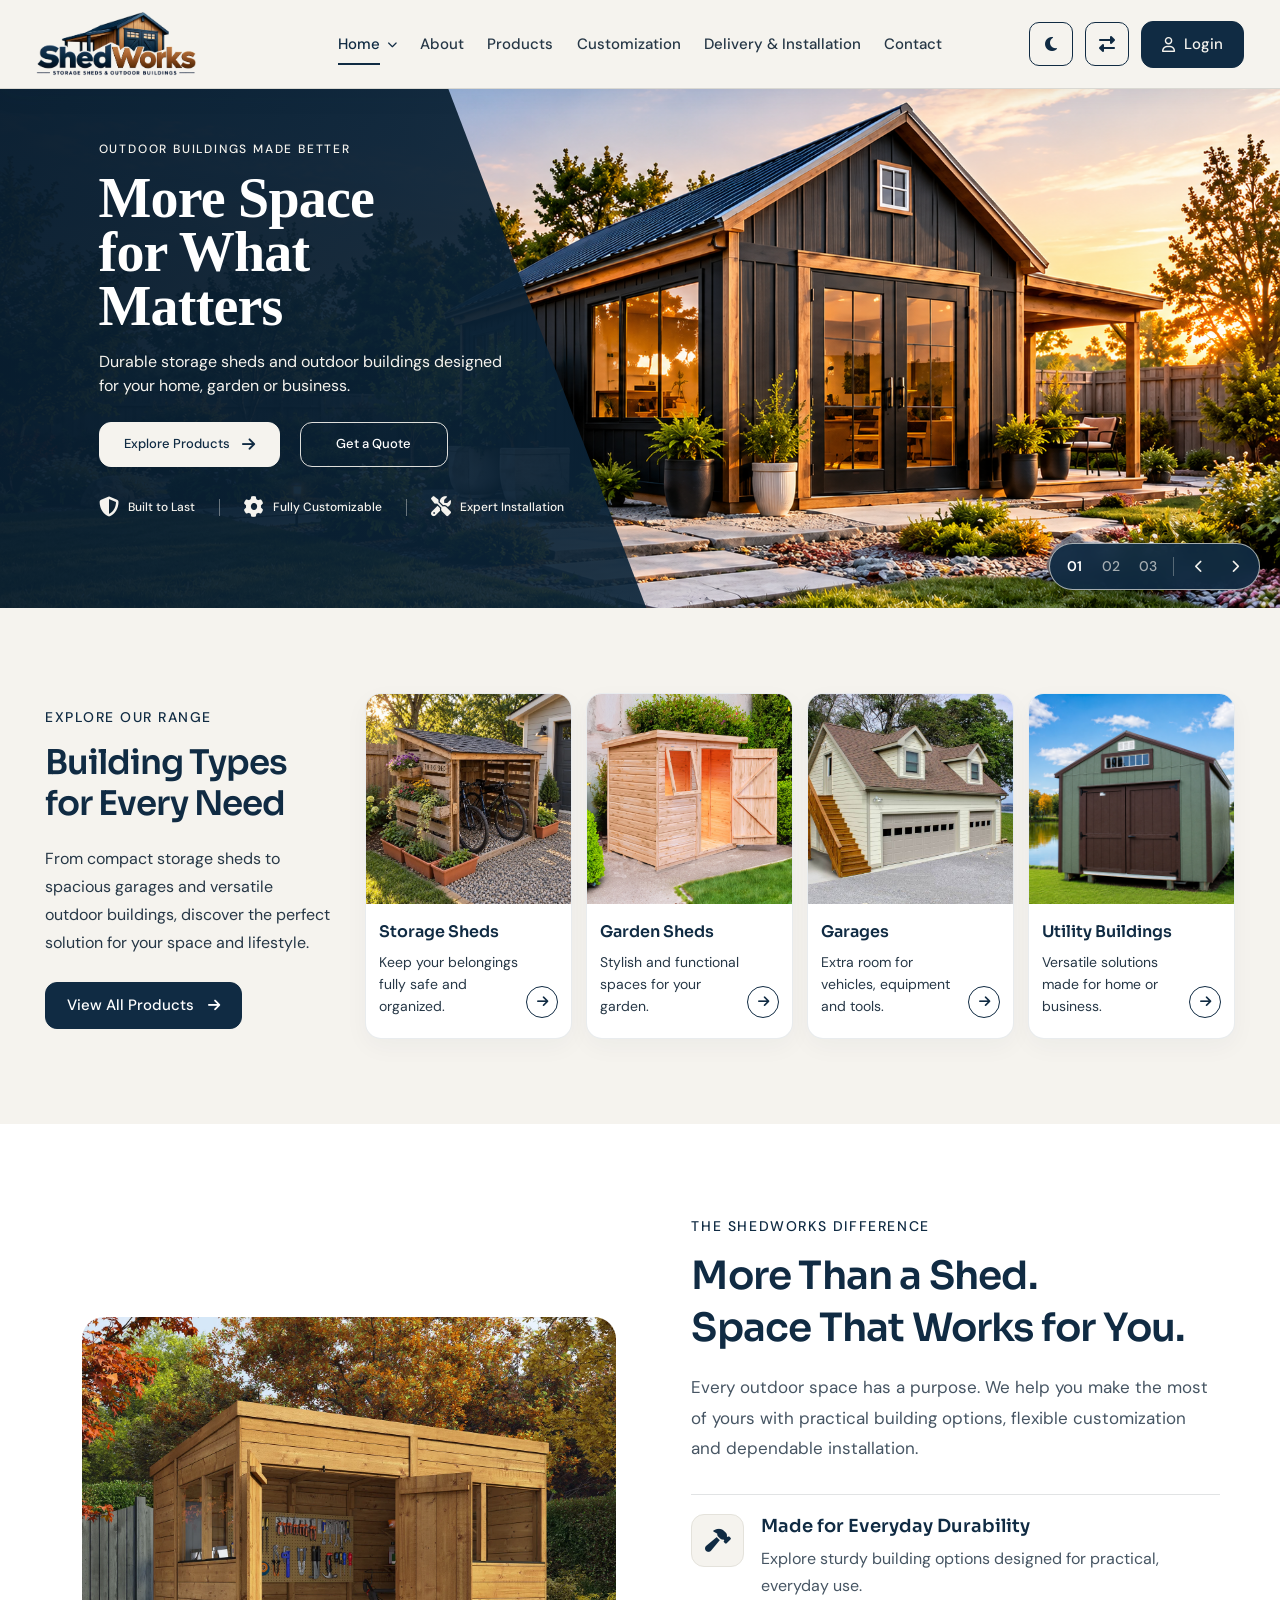
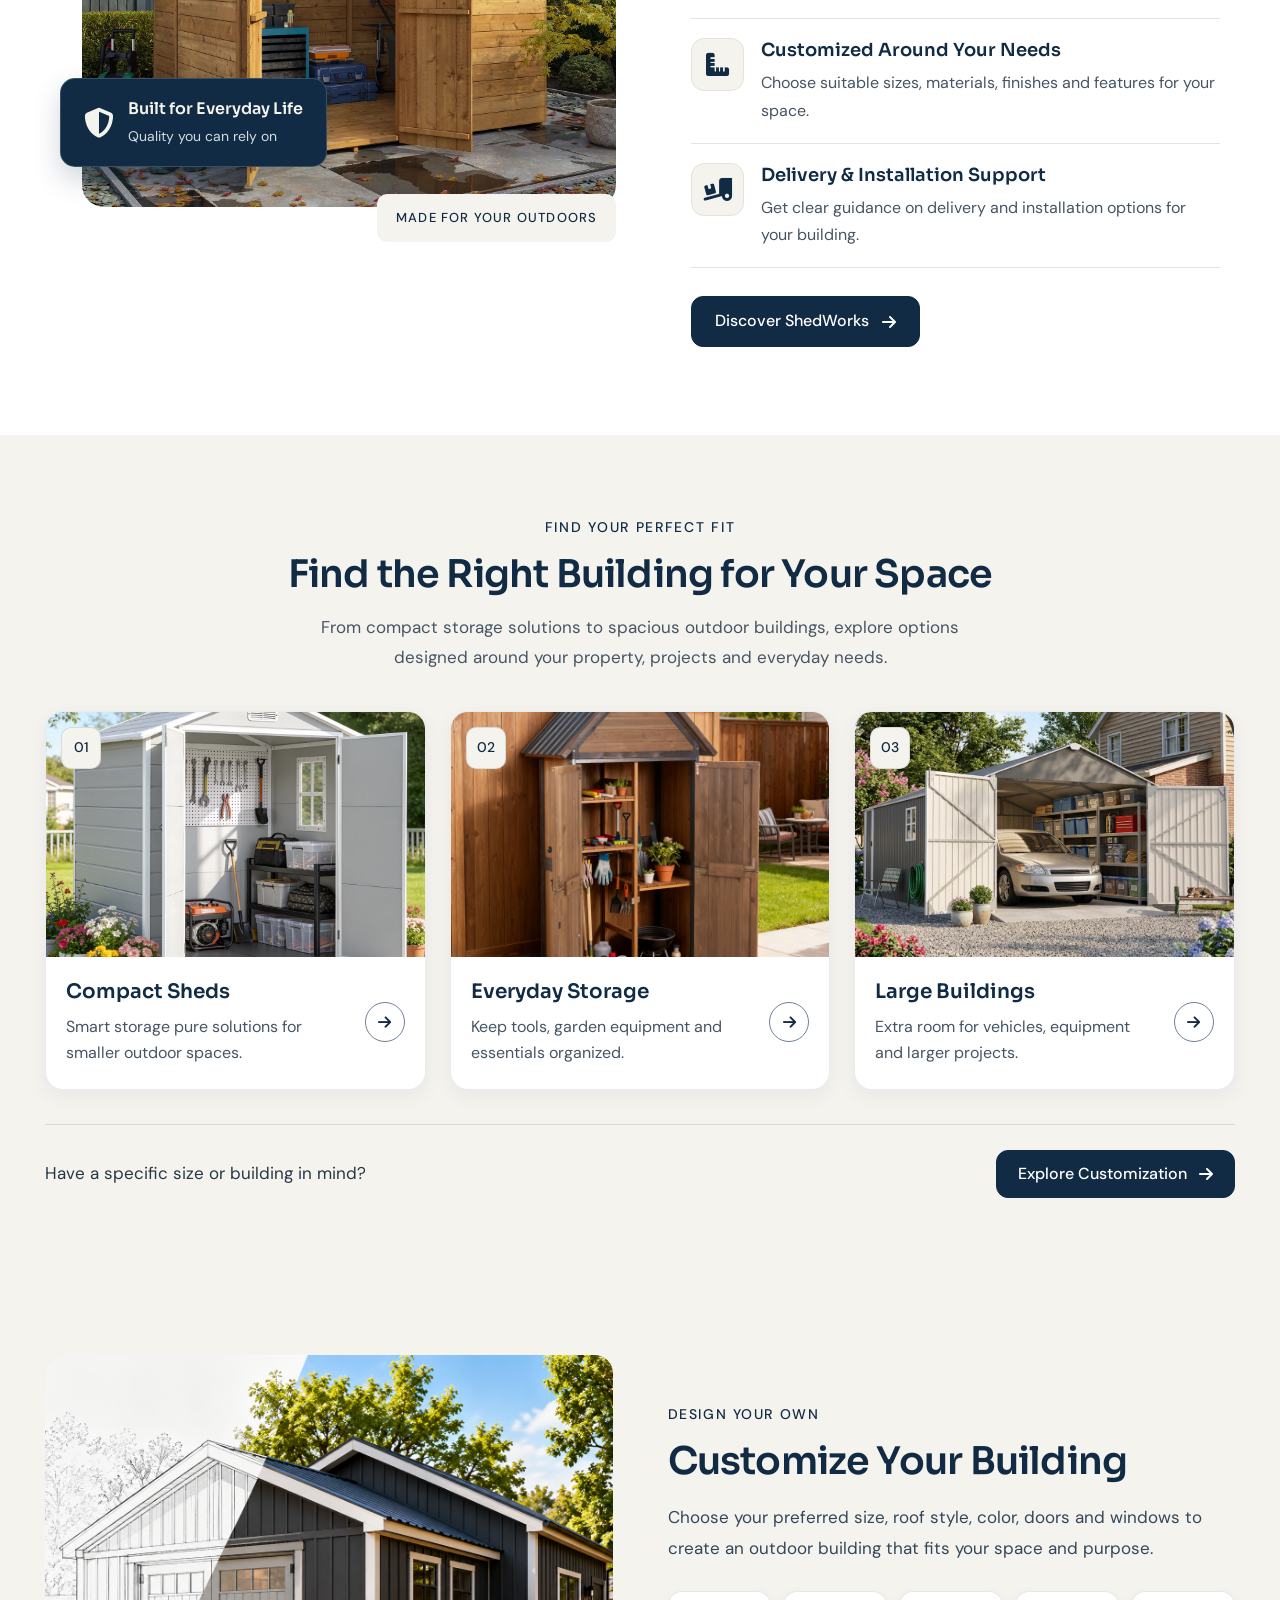
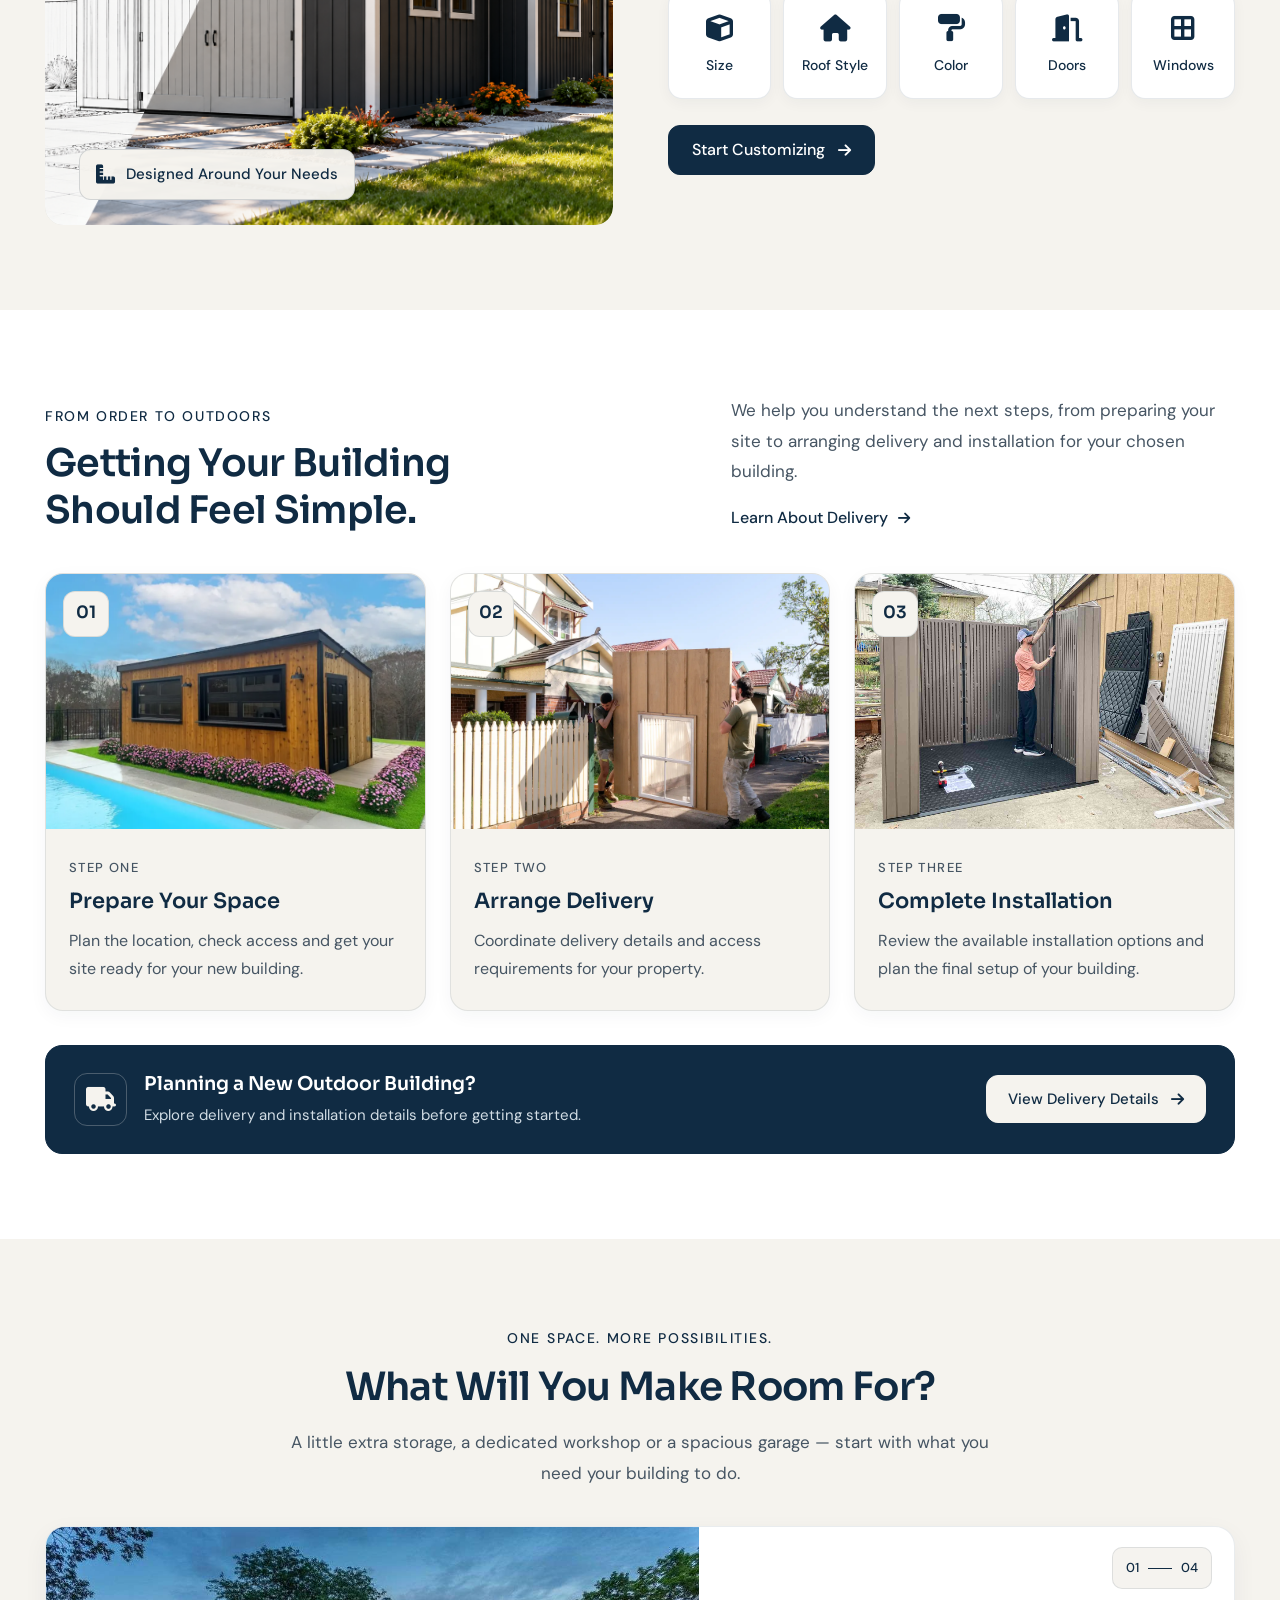
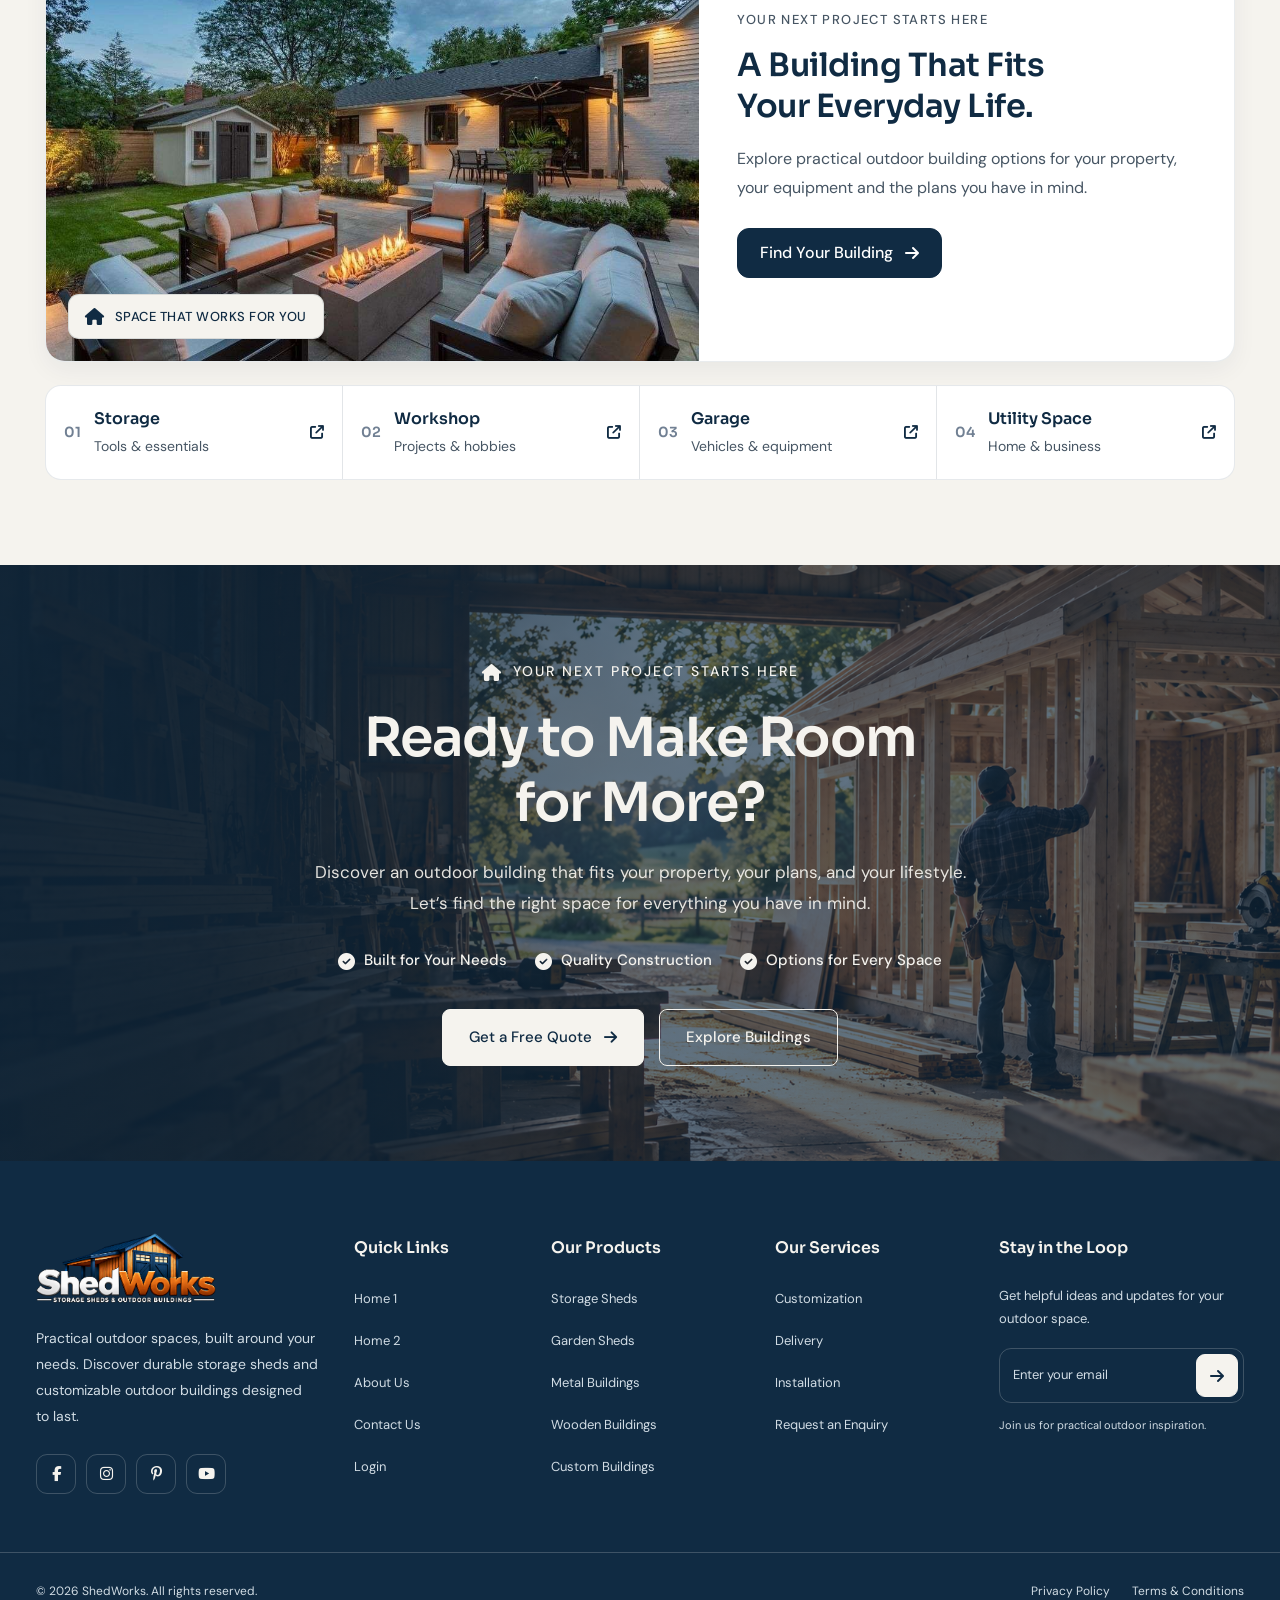
<file: index.html>
<!DOCTYPE html>
<html lang="en">

<head>
    <meta charset="UTF-8">
    <meta name="viewport" content="width=device-width, initial-scale=1.0">
    <script src="js/preferences.js"></script>

    <title>ShedWorks</title>

    <meta name="description"
        content="Explore durable storage sheds, garden sheds, garages, and customizable outdoor buildings with ShedWorks.">

    <!-- Google Fonts -->
    <link rel="preconnect" href="https://fonts.googleapis.com">
    <link rel="preconnect" href="https://fonts.gstatic.com" crossorigin>

    <!-- Website Favicon -->
    <link rel="icon" type="image/png" href="images/favicon.png">


    <link href="https://fonts.googleapis.com/css2?family=DM+Sans:wght@400;500&family=Sora:wght@400;500;600&display=swap"
        rel="stylesheet">

    <!-- Font Awesome -->
    <link rel="stylesheet" href="https://cdnjs.cloudflare.com/ajax/libs/font-awesome/6.7.2/css/all.min.css">

    <!-- Main CSS -->
    <link rel="stylesheet" href="css/style.css">
</head>

<body>


    <!-- ================= HEADER ================= -->
    <header class="sw-header" id="siteHeader">
        <div class="sw-header-inner">

            <!-- Logo: Left Edge -->
            <a href="index.html" class="sw-logo" aria-label="ShedWorks Home">
                <img src="images/logo.png" alt="ShedWorks - Storage Sheds and Outdoor Buildings">
            </a>

            <!-- Desktop Navigation: Center -->
            <nav class="sw-desktop-nav" aria-label="Main navigation">
                <div class="sw-nav-item sw-home-item">
                    <button class="sw-nav-link sw-home-trigger" type="button" aria-expanded="false"
                        aria-controls="swHomeDropdown">
                        <span>Home</span>
                        <i class="fa-solid fa-chevron-down"></i>
                    </button>

                    <div class="sw-home-dropdown" id="swHomeDropdown">
                        <a href="index.html">Home 1</a>
                        <a href="home-2.html">Home 2</a>
                    </div>
                </div>

                <a href="about.html" class="sw-nav-link">About</a>
                <a href="products.html" class="sw-nav-link">Products</a>
                <a href="customization.html" class="sw-nav-link">Customization</a>
                <a href="delivery-installation.html" class="sw-nav-link">
                    Delivery &amp; Installation
                </a>
                <a href="contact.html" class="sw-nav-link">Contact</a>
            </nav>

            <!-- Desktop Actions: Right Edge -->
            <div class="sw-desktop-actions">

                <button class="sw-icon-btn sw-theme-toggle" type="button" aria-label="Enable dark mode"
                    title="Toggle dark mode">
                    <i class="fa-solid fa-moon"></i>
                </button>

                <button class="sw-icon-btn sw-rtl-toggle" type="button" aria-label="Switch to RTL layout"
                    aria-pressed="false" title="Toggle RTL">
                    <i class="fa-solid fa-right-left"></i>
                </button>

                <a href="login.html" class="sw-login-btn">
                    <i class="fa-regular fa-user"></i>
                    <span>Login</span>
                </a>

            </div>

            <!-- Responsive Menu Toggle -->
            <button class="sw-menu-toggle" type="button" aria-label="Open navigation menu" aria-expanded="false"
                aria-controls="swMobileMenu">
                <span></span>
                <span></span>
                <span></span>
            </button>

        </div>

        <!-- Responsive Navigation Panel -->
        <div class="sw-mobile-menu" id="swMobileMenu" aria-hidden="true">

            <nav class="sw-mobile-nav" aria-label="Mobile navigation">

                <div class="sw-mobile-home">
                    <button class="sw-mobile-home-trigger" type="button" aria-expanded="false"
                        aria-controls="swMobileHomeDropdown">
                        <span>Home</span>
                        <i class="fa-solid fa-chevron-down"></i>
                    </button>

                    <div class="sw-mobile-home-dropdown" id="swMobileHomeDropdown">
                        <a href="index.html">Home 1</a>
                        <a href="home-2.html">Home 2</a>
                    </div>
                </div>

                <a href="about.html">About</a>
                <a href="products.html">Products</a>
                <a href="customization.html">Customization</a>
                <a href="delivery-installation.html">
                    Delivery &amp; Installation
                </a>
                <a href="contact.html">Contact</a>

            </nav>

            <!-- Toggles and Login Inside Responsive Menu -->
            <div class="sw-mobile-actions">

                <button class="sw-mobile-action sw-theme-toggle" type="button" aria-label="Enable dark mode">
                    <i class="fa-solid fa-moon"></i>
                    <span>Dark Mode</span>
                </button>

                <button class="sw-mobile-action sw-rtl-toggle" type="button" aria-pressed="false"
                    aria-label="Switch to RTL layout">
                    <i class="fa-solid fa-right-left"></i>
                    <span>RTL</span>
                </button>

                <a href="login.html" class="sw-mobile-login">
                    <i class="fa-regular fa-user"></i>
                    <span>Login</span>
                </a>

            </div>
        </div>
    </header>
    <!-- =============== END HEADER =============== -->

    <!-- ================= SHEDWORKS HERO ================= -->
    <section class="sw-hero" id="homeHero">

        <!-- Background Image -->
        <div class="sw-hero-image"></div>

        <!-- Navy Overlay -->
        <div class="sw-hero-overlay"></div>

        <!-- Hero Content -->
        <div class="sw-hero-content">

            <span class="sw-hero-eyebrow">
                OUTDOOR BUILDINGS MADE BETTER
            </span>

            <h1 class="sw-hero-title">
                More Space<br>
                for What<br>
                Matters
            </h1>

            <p class="sw-hero-description">
                Durable storage sheds and outdoor buildings
                designed for your home, garden or business.
            </p>

            <!-- CTA Buttons -->
            <div class="sw-hero-actions">

                <a href="products.html" class="sw-hero-btn sw-hero-btn-primary">
                    Explore Products
                    <i class="fa-solid fa-arrow-right"></i>
                </a>

                <a href="contact.html" class="sw-hero-btn sw-hero-btn-outline">
                    Get a Quote
                </a>

            </div>

            <!-- Feature Highlights -->
            <div class="sw-hero-features">

                <div class="sw-hero-feature">
                    <i class="fa-solid fa-shield-halved"></i>
                    <span>Built to Last</span>
                </div>

                <span class="sw-hero-feature-divider"></span>

                <div class="sw-hero-feature">
                    <i class="fa-solid fa-gear"></i>
                    <span>Fully Customizable</span>
                </div>

                <span class="sw-hero-feature-divider"></span>

                <div class="sw-hero-feature">
                    <i class="fa-solid fa-screwdriver-wrench"></i>
                    <span>Expert Installation</span>
                </div>

            </div>

        </div>

        <!-- Slider Controls -->
        <div class="sw-hero-slider-controls" aria-label="Hero slideshow controls">

            <button type="button" class="sw-hero-slide-number is-active" data-slide="0" aria-label="Go to slide 1"
                aria-current="true">
                01
            </button>

            <button type="button" class="sw-hero-slide-number" data-slide="1" aria-label="Go to slide 2">
                02
            </button>

            <button type="button" class="sw-hero-slide-number" data-slide="2" aria-label="Go to slide 3">
                03
            </button>

            <span class="sw-hero-slider-divider"></span>

            <button type="button" class="sw-hero-arrow" data-direction="prev" aria-label="Previous slide">
                <i class="fa-solid fa-chevron-left"></i>
            </button>

            <button type="button" class="sw-hero-arrow" data-direction="next" aria-label="Next slide">
                <i class="fa-solid fa-chevron-right"></i>
            </button>

        </div>

    </section>
    <!-- =============== END SHEDWORKS HERO =============== -->


    <!-- =========================================
     HOME 1 - SECTION 2: BUILDING TYPES
========================================= -->

    <section class="sw-building-section" id="buildingTypes">
        <div class="sw-building-container">

            <!-- Left Content -->
            <div class="sw-building-intro">

                <span class="sw-building-label">
                    EXPLORE OUR RANGE
                </span>

                <h2 class="sw-building-heading">
                    Building Types for
                    Every Need
                </h2>

                <p class="sw-building-description">
                    From compact storage sheds to spacious
                    garages and versatile outdoor buildings,
                    discover the perfect solution for your
                    space and lifestyle.
                </p>

                <a href="products.html" class="sw-building-main-btn">
                    View All Products
                    <i class="fa-solid fa-arrow-right"></i>
                </a>

            </div>

            <!-- Right Product Cards -->
            <div class="sw-building-grid">

                <!-- Card 1 -->
                <article class="sw-building-card">
                    <a href="products.html" class="sw-building-card-link">

                        <div class="sw-building-image">
                            <img src="images/storage-shed.jpg" alt="Wooden storage shed" loading="lazy">
                        </div>

                        <div class="sw-building-card-body">
                            <div class="sw-building-card-text">
                                <h3>Storage Sheds</h3>
                                <p>
                                    Keep your belongings fully
                                    safe and organized.
                                </p>
                            </div>

                            <span class="sw-building-card-arrow">
                                <i class="fa-solid fa-arrow-right"></i>
                            </span>
                        </div>

                    </a>
                </article>

                <!-- Card 2 -->
                <article class="sw-building-card">
                    <a href="products.html" class="sw-building-card-link">

                        <div class="sw-building-image">
                            <img src="images/garden-shed.jpg" alt="Wooden garden shed" loading="lazy">
                        </div>

                        <div class="sw-building-card-body">
                            <div class="sw-building-card-text">
                                <h3>Garden Sheds</h3>
                                <p>
                                    Stylish and functional
                                    spaces for your garden.
                                </p>
                            </div>

                            <span class="sw-building-card-arrow">
                                <i class="fa-solid fa-arrow-right"></i>
                            </span>
                        </div>

                    </a>
                </article>

                <!-- Card 3 -->
                <article class="sw-building-card">
                    <a href="products.html" class="sw-building-card-link">

                        <div class="sw-building-image">
                            <img src="images/garage-building.jpg" alt="Detached outdoor garage" loading="lazy">
                        </div>

                        <div class="sw-building-card-body">
                            <div class="sw-building-card-text">
                                <h3>Garages</h3>
                                <p>
                                    Extra room for vehicles,
                                    equipment and tools.
                                </p>
                            </div>

                            <span class="sw-building-card-arrow">
                                <i class="fa-solid fa-arrow-right"></i>
                            </span>
                        </div>

                    </a>
                </article>

                <!-- Card 4 -->
                <article class="sw-building-card">
                    <a href="products.html" class="sw-building-card-link">

                        <div class="sw-building-image">
                            <img src="images/utility-building.jpg" alt="Outdoor utility building" loading="lazy">
                        </div>

                        <div class="sw-building-card-body">
                            <div class="sw-building-card-text">
                                <h3>Utility Buildings</h3>
                                <p>
                                    Versatile solutions made
                                    for home or business.
                                </p>
                            </div>

                            <span class="sw-building-card-arrow">
                                <i class="fa-solid fa-arrow-right"></i>
                            </span>
                        </div>

                    </a>
                </article>

            </div>
        </div>
    </section>

    <!-- =============== END SECTION 2 =============== -->


    <!-- =========================================
     HOME 1 - SECTION 3: WHY SHEDWORKS
========================================= -->

    <section class="sw-why-section" id="whyShedWorks">
        <div class="sw-why-container">

            <!-- Left: Featured Image -->
            <div class="sw-why-visual">

                <div class="sw-why-image">
                    <img src="images/why-shedworks.jpg" alt="Premium outdoor shed with durable timber construction"
                        loading="lazy">
                </div>

                <div class="sw-why-quality-badge">
                    <i class="fa-solid fa-shield-halved"></i>
                    <div>
                        <strong>Built for Everyday Life</strong>
                        <span>Quality you can rely on</span>
                    </div>
                </div>

                <div class="sw-why-image-caption">
                    <span>MADE FOR YOUR OUTDOORS</span>
                </div>

            </div>

            <!-- Right: Content -->
            <div class="sw-why-content">

                <span class="sw-why-label">THE SHEDWORKS DIFFERENCE</span>

                <h2 class="sw-why-heading">
                    More Than a Shed.
                    <span>Space That Works for You.</span>
                </h2>

                <p class="sw-why-description">
                    Every outdoor space has a purpose. We help you make
                    the most of yours with practical building options,
                    flexible customization and dependable installation.
                </p>

                <!-- Benefit 1 -->
                <div class="sw-why-benefit">
                    <div class="sw-why-benefit-icon">
                        <i class="fa-solid fa-hammer"></i>
                    </div>

                    <div class="sw-why-benefit-text">
                        <h3>Made for Everyday Durability</h3>
                        <p>
                            Explore sturdy building options designed
                            for practical, everyday use.
                        </p>
                    </div>
                </div>

                <!-- Benefit 2 -->
                <div class="sw-why-benefit">
                    <div class="sw-why-benefit-icon">
                        <i class="fa-solid fa-ruler-combined"></i>
                    </div>

                    <div class="sw-why-benefit-text">
                        <h3>Customized Around Your Needs</h3>
                        <p>
                            Choose suitable sizes, materials, finishes
                            and features for your space.
                        </p>
                    </div>
                </div>

                <!-- Benefit 3 -->
                <div class="sw-why-benefit">
                    <div class="sw-why-benefit-icon">
                        <i class="fa-solid fa-truck-ramp-box"></i>
                    </div>

                    <div class="sw-why-benefit-text">
                        <h3>Delivery & Installation Support</h3>
                        <p>
                            Get clear guidance on delivery and
                            installation options for your building.
                        </p>
                    </div>
                </div>

                <a href="about.html" class="sw-why-button">
                    Discover ShedWorks
                    <i class="fa-solid fa-arrow-right"></i>
                </a>

            </div>

        </div>
    </section>

    <!-- =============== END SECTION 3 =============== -->


    <!-- =========================================
     HOME 1 - SECTION 4: FIND YOUR PERFECT SHED
========================================= -->

    <section class="sw-find-section" id="findYourShed">

        <div class="sw-find-container">

            <!-- Section Heading -->
            <div class="sw-find-header">

                <span class="sw-find-label">
                    FIND YOUR PERFECT FIT
                </span>

                <h2 class="sw-find-heading">
                    Find the Right Building for Your Space
                </h2>

                <p class="sw-find-description">
                    From compact storage solutions to spacious outdoor
                    buildings, explore options designed around your
                    property, projects and everyday needs.
                </p>

            </div>

            <!-- Equal Size Building Cards -->
            <div class="sw-find-grid">

                <!-- Card 1 -->
                <a href="products.html" class="sw-find-card">

                    <div class="sw-find-card-image">
                        <img src="images/small-shed.jpg" alt="Compact outdoor storage shed" loading="lazy">

                        <span class="sw-find-card-number">01</span>
                    </div>

                    <div class="sw-find-card-content">

                        <div class="sw-find-card-text">
                            <h3>Compact Sheds</h3>

                            <p>
                                Smart storage pure solutions for smaller
                                outdoor spaces.
                            </p>
                        </div>

                        <span class="sw-find-card-arrow">
                            <i class="fa-solid fa-arrow-right"></i>
                        </span>

                    </div>

                </a>

                <!-- Card 2 -->
                <a href="products.html" class="sw-find-card">

                    <div class="sw-find-card-image">
                        <img src="images/everyday-shed.jpg" alt="Wooden garden and storage shed" loading="lazy">

                        <span class="sw-find-card-number">02</span>
                    </div>

                    <div class="sw-find-card-content">

                        <div class="sw-find-card-text">
                            <h3>Everyday Storage</h3>

                            <p>
                                Keep tools, garden equipment and
                                essentials organized.
                            </p>
                        </div>

                        <span class="sw-find-card-arrow">
                            <i class="fa-solid fa-arrow-right"></i>
                        </span>

                    </div>

                </a>

                <!-- Card 3 -->
                <a href="products.html" class="sw-find-card">

                    <div class="sw-find-card-image">
                        <img src="images/large-building.jpg" alt="Large outdoor garage and utility building"
                            loading="lazy">

                        <span class="sw-find-card-number">03</span>
                    </div>

                    <div class="sw-find-card-content">

                        <div class="sw-find-card-text">
                            <h3>Large Buildings</h3>

                            <p>
                                Extra room for vehicles, equipment
                                and larger projects.
                            </p>
                        </div>

                        <span class="sw-find-card-arrow">
                            <i class="fa-solid fa-arrow-right"></i>
                        </span>

                    </div>

                </a>

            </div>

            <!-- Bottom CTA -->
            <div class="sw-find-footer">
                <p>
                    Have a specific size or building in mind?
                </p>

                <a href="customization.html" class="sw-find-button">
                    Explore Customization
                    <i class="fa-solid fa-arrow-right"></i>
                </a>
            </div>

        </div>

    </section>

    <!-- =============== END SECTION 4 =============== -->


    <!-- =========================================
     SHEDWORKS HOME 1 - SECTION 5
     CUSTOMIZE YOUR BUILDING
========================================= -->

    <section class="sw-custom-section" id="customizeBuilding">

        <div class="sw-custom-container">

            <!-- LEFT: BUILDING VISUAL -->
            <div class="sw-custom-visual">

                <div class="sw-custom-blueprint"></div>

                <div class="sw-custom-photo">
                    <img src="images/custom-building.jpg"
                        alt="Modern outdoor shed with customizable doors, siding and roof" loading="lazy">
                </div>

                <div class="sw-custom-visual-caption">
                    <i class="fa-solid fa-ruler-combined"></i>
                    <span>Designed Around Your Needs</span>
                </div>

            </div>

            <!-- RIGHT: CUSTOMIZATION CONTENT -->
            <div class="sw-custom-content">

                <span class="sw-custom-eyebrow">
                    DESIGN YOUR OWN
                </span>

                <h2 class="sw-custom-heading">
                    Customize Your Building
                </h2>

                <p class="sw-custom-description">
                    Choose your preferred size, roof style, color,
                    doors and windows to create an outdoor building
                    that fits your space and purpose.
                </p>

                <!-- CUSTOMIZATION OPTIONS -->
                <div class="sw-custom-options">

                    <a href="customization.html#size" class="sw-custom-option">
                        <i class="fa-solid fa-cube"></i>
                        <span>Size</span>
                    </a>

                    <a href="customization.html#roof-style" class="sw-custom-option">
                        <i class="fa-solid fa-house"></i>
                        <span>Roof Style</span>
                    </a>

                    <a href="customization.html#color" class="sw-custom-option">
                        <i class="fa-solid fa-paint-roller"></i>
                        <span>Color</span>
                    </a>

                    <a href="customization.html#doors" class="sw-custom-option">
                        <i class="fa-solid fa-door-open"></i>
                        <span>Doors</span>
                    </a>

                    <a href="customization.html#windows" class="sw-custom-option">
                        <i class="fa-solid fa-border-all"></i>
                        <span>Windows</span>
                    </a>

                </div>

                <a href="customization.html" class="sw-custom-button">
                    Start Customizing
                    <i class="fa-solid fa-arrow-right"></i>
                </a>

            </div>

        </div>

    </section>

    <!-- =============== END SECTION 5 =============== -->


    <!-- =========================================
     SHEDWORKS HOME 1 - SECTION 6
     DELIVERY & INSTALLATION
========================================= -->

    <section class="sw-delivery-section" id="deliveryInstallation">

        <div class="sw-delivery-container">

            <!-- Section Header -->
            <div class="sw-delivery-header">

                <div class="sw-delivery-heading-content">
                    <span class="sw-delivery-eyebrow">
                        FROM ORDER TO OUTDOORS
                    </span>

                    <h2 class="sw-delivery-heading">
                        Getting Your Building
                        <span>Should Feel Simple.</span>
                    </h2>
                </div>

                <div class="sw-delivery-intro">
                    <p>
                        We help you understand the next steps, from
                        preparing your site to arranging delivery and
                        installation for your chosen building.
                    </p>

                    <a href="delivery-installation.html" class="sw-delivery-text-link">
                        Learn About Delivery
                        <i class="fa-solid fa-arrow-right"></i>
                    </a>
                </div>

            </div>

            <!-- Delivery Process Cards -->
            <div class="sw-delivery-grid">

                <!-- Step 1 -->
                <article class="sw-delivery-card">

                    <div class="sw-delivery-image">
                        <img src="images/site-preparation.jpg" alt="Prepared backyard space ready for an outdoor shed"
                            loading="lazy">

                        <span class="sw-delivery-step">01</span>
                    </div>

                    <div class="sw-delivery-card-content">

                        <span class="sw-delivery-card-label">
                            STEP ONE
                        </span>

                        <h3>Prepare Your Space</h3>

                        <p>
                            Plan the location, check access and get
                            your site ready for your new building.
                        </p>

                    </div>

                </article>

                <!-- Step 2 -->
                <article class="sw-delivery-card">

                    <div class="sw-delivery-image">
                        <img src="images/shed-delivery.jpg"
                            alt="Outdoor building being delivered to a residential property" loading="lazy">

                        <span class="sw-delivery-step">02</span>
                    </div>

                    <div class="sw-delivery-card-content">

                        <span class="sw-delivery-card-label">
                            STEP TWO
                        </span>

                        <h3>Arrange Delivery</h3>

                        <p>
                            Coordinate delivery details and access
                            requirements for your property.
                        </p>

                    </div>

                </article>

                <!-- Step 3 -->
                <article class="sw-delivery-card">

                    <div class="sw-delivery-image">
                        <img src="images/shed-installation.jpg"
                            alt="Outdoor storage building being installed in a backyard" loading="lazy">

                        <span class="sw-delivery-step">03</span>
                    </div>

                    <div class="sw-delivery-card-content">

                        <span class="sw-delivery-card-label">
                            STEP THREE
                        </span>

                        <h3>Complete Installation</h3>

                        <p>
                            Review the available installation options
                            and plan the final setup of your building.
                        </p>

                    </div>

                </article>

            </div>

            <!-- Bottom CTA -->
            <div class="sw-delivery-bottom">

                <div class="sw-delivery-bottom-text">
                    <i class="fa-solid fa-truck"></i>

                    <div>
                        <h3>Planning a New Outdoor Building?</h3>
                        <p>
                            Explore delivery and installation details
                            before getting started.
                        </p>
                    </div>
                </div>

                <a href="delivery-installation.html" class="sw-delivery-button">
                    View Delivery Details
                    <i class="fa-solid fa-arrow-right"></i>
                </a>

            </div>

        </div>

    </section>

    <!-- =============== END SECTION 6 =============== -->


    <!-- =========================================
     SHEDWORKS HOME 1 - SECTION 7
     FIND YOUR BUILDING PURPOSE
========================================= -->

    <section class="sw-purpose-section" id="buildingPurpose">

        <div class="sw-purpose-container">

            <!-- Section Heading -->
            <div class="sw-purpose-heading-area">

                <span class="sw-purpose-eyebrow">
                    ONE SPACE. MORE POSSIBILITIES.
                </span>

                <h2 class="sw-purpose-heading">
                    What Will You Make Room For?
                </h2>

                <p class="sw-purpose-description">
                    A little extra storage, a dedicated workshop or
                    a spacious garage — start with what you need
                    your building to do.
                </p>

            </div>

            <!-- Featured Building -->
            <div class="sw-purpose-feature">

                <div class="sw-purpose-image">
                    <img src="images/purpose-building.jpg"
                        alt="Spacious modern outdoor building in a landscaped backyard" loading="lazy">

                    <div class="sw-purpose-image-tag">
                        <i class="fa-solid fa-house"></i>
                        <span>SPACE THAT WORKS FOR YOU</span>
                    </div>
                </div>

                <div class="sw-purpose-feature-content">

                    <span class="sw-purpose-feature-label">
                        YOUR NEXT PROJECT STARTS HERE
                    </span>

                    <h3>
                        A Building That Fits
                        <span>Your Everyday Life.</span>
                    </h3>

                    <p>
                        Explore practical outdoor building options
                        for your property, your equipment and the
                        plans you have in mind.
                    </p>

                    <a href="products.html" class="sw-purpose-cta">
                        Find Your Building
                        <i class="fa-solid fa-arrow-right"></i>
                    </a>

                </div>

                <div class="sw-purpose-index">
                    <span>01</span>
                    <span class="sw-purpose-index-line"></span>
                    <span>04</span>
                </div>

            </div>

            <!-- Horizontal Purpose Selector -->
            <div class="sw-purpose-selector">

                <a href="products.html" class="sw-purpose-choice">

                    <span class="sw-purpose-choice-number">01</span>

                    <span class="sw-purpose-choice-text">
                        <strong>Storage</strong>
                        <span>Tools & essentials</span>
                    </span>

                    <i class="fa-solid fa-arrow-up-right-from-square"></i>

                </a>

                <a href="products.html" class="sw-purpose-choice">

                    <span class="sw-purpose-choice-number">02</span>

                    <span class="sw-purpose-choice-text">
                        <strong>Workshop</strong>
                        <span>Projects & hobbies</span>
                    </span>

                    <i class="fa-solid fa-arrow-up-right-from-square"></i>

                </a>

                <a href="products.html" class="sw-purpose-choice">

                    <span class="sw-purpose-choice-number">03</span>

                    <span class="sw-purpose-choice-text">
                        <strong>Garage</strong>
                        <span>Vehicles & equipment</span>
                    </span>

                    <i class="fa-solid fa-arrow-up-right-from-square"></i>

                </a>

                <a href="products.html" class="sw-purpose-choice">

                    <span class="sw-purpose-choice-number">04</span>

                    <span class="sw-purpose-choice-text">
                        <strong>Utility Space</strong>
                        <span>Home & business</span>
                    </span>

                    <i class="fa-solid fa-arrow-up-right-from-square"></i>

                </a>

            </div>

        </div>

    </section>

    <!-- =============== END SECTION 7 =============== -->


    <!-- =========================================
     SHEDWORKS — CTA SECTION
========================================= -->
    <section class="sw-cta8-section" id="get-started">
        <div class="sw-cta8-overlay"></div>

        <div class="sw-cta8-container">

            <div class="sw-cta8-content">

                <span class="sw-cta8-label">
                    <i class="fa-solid fa-house"></i>
                    YOUR NEXT PROJECT STARTS HERE
                </span>

                <h2 class="sw-cta8-title">
                    Ready to Make Room
                    <span>for More?</span>
                </h2>

                <p class="sw-cta8-description">
                    Discover an outdoor building that fits your property,
                    your plans, and your lifestyle. Let’s find the right
                    space for everything you have in mind.
                </p>

                <div class="sw-cta8-benefits">
                    <span>
                        <i class="fa-solid fa-circle-check"></i>
                        Built for Your Needs
                    </span>

                    <span>
                        <i class="fa-solid fa-circle-check"></i>
                        Quality Construction
                    </span>

                    <span>
                        <i class="fa-solid fa-circle-check"></i>
                        Options for Every Space
                    </span>
                </div>

                <div class="sw-cta8-buttons">
                    <a href="contact.html" class="sw-cta8-btn-primary">
                        Get a Free Quote
                        <i class="fa-solid fa-arrow-right"></i>
                    </a>

                    <a href="buildings.html" class="sw-cta8-btn-secondary">
                        Explore Buildings
                    </a>
                </div>

            </div>
        </div>
    </section>


    <!-- ================= SHEDWORKS FOOTER ================= -->
    <footer class="sw-footer">

        <!-- Main Footer -->
        <div class="sw-footer-main">
            <div class="sw-footer-container">

                <!-- Brand Column -->
                <div class="sw-footer-brand">
                    <a href="index.html" class="sw-footer-logo">
                        <img src="images/logo-light.png" alt="ShedWorks - Storage Sheds and Outdoor Buildings">
                    </a>

                    <p class="sw-footer-description">
                        Practical outdoor spaces, built around your needs.
                        Discover durable storage sheds and customizable
                        outdoor buildings designed to last.
                    </p>

                    <div class="sw-footer-socials">
                        <a href="#" aria-label="Facebook">
                            <i class="fa-brands fa-facebook-f"></i>
                        </a>
                        <a href="#" aria-label="Instagram">
                            <i class="fa-brands fa-instagram"></i>
                        </a>
                        <a href="#" aria-label="Pinterest">
                            <i class="fa-brands fa-pinterest-p"></i>
                        </a>
                        <a href="#" aria-label="YouTube">
                            <i class="fa-brands fa-youtube"></i>
                        </a>
                    </div>
                </div>

                <!-- Quick Links -->
                <div class="sw-footer-column">
                    <h3>Quick Links</h3>
                    <ul>
                        <li><a href="index.html">Home 1</a></li>
                        <li><a href="home-2.html">Home 2</a></li>
                        <li><a href="about.html">About Us</a></li>
                        <li><a href="contact.html">Contact Us</a></li>
                        <li><a href="login.html">Login</a></li>
                    </ul>
                </div>

                <!-- Products -->
                <div class="sw-footer-column">
                    <h3>Our Products</h3>
                    <ul>
                        <li><a href="products.html">Storage Sheds</a></li>
                        <li><a href="products.html">Garden Sheds</a></li>
                        <li><a href="products.html">Metal Buildings</a></li>
                        <li><a href="products.html">Wooden Buildings</a></li>
                        <li><a href="customization.html">Custom Buildings</a></li>
                    </ul>
                </div>

                <!-- Services -->
                <div class="sw-footer-column">
                    <h3>Our Services</h3>
                    <ul>
                        <li><a href="customization.html">Customization</a></li>
                        <li><a href="delivery-installation.html">Delivery</a></li>
                        <li><a href="delivery-installation.html">Installation</a></li>
                        <li><a href="contact.html">Request an Enquiry</a></li>
                    </ul>
                </div>

                <!-- Newsletter -->
                <div class="sw-footer-newsletter">
                    <h3>Stay in the Loop</h3>

                    <p>
                        Get helpful ideas and updates for your
                        outdoor space.
                    </p>

                    <form class="sw-newsletter-form" id="swNewsletterForm">
                        <label class="sw-sr-only" for="swNewsletterEmail">
                            Email address
                        </label>

                        <input type="email" id="swNewsletterEmail" name="email" placeholder="Enter your email" required>

                        <button type="submit" aria-label="Subscribe">
                            <i class="fa-solid fa-arrow-right"></i>
                        </button>
                    </form>

                    <p class="sw-newsletter-note" id="swNewsletterMessage" aria-live="polite">
                        Join us for practical outdoor inspiration.
                    </p>
                </div>

            </div>
        </div>

        <!-- Footer Bottom -->
        <div class="sw-footer-bottom">
            <div class="sw-footer-bottom-inner">

                <p>
                    &copy; <span id="swCopyrightYear"></span>
                    ShedWorks. All rights reserved.
                </p>

                <div class="sw-footer-bottom-links">
                    <a href="#">Privacy Policy</a>
                    <a href="#">Terms &amp; Conditions</a>
                </div>
            </div>
        </div>

    </footer>
    <!-- =============== END SHEDWORKS FOOTER =============== -->


    <!-- Scroll To Top Button -->
    <button class="sw-scroll-top" id="swScrollTop" type="button" aria-label="Scroll to top" title="Back to top">
        <i class="fa-solid fa-arrow-up"></i>
    </button>


    <script src="js/main.js"></script>

</body>

</html>
</file>
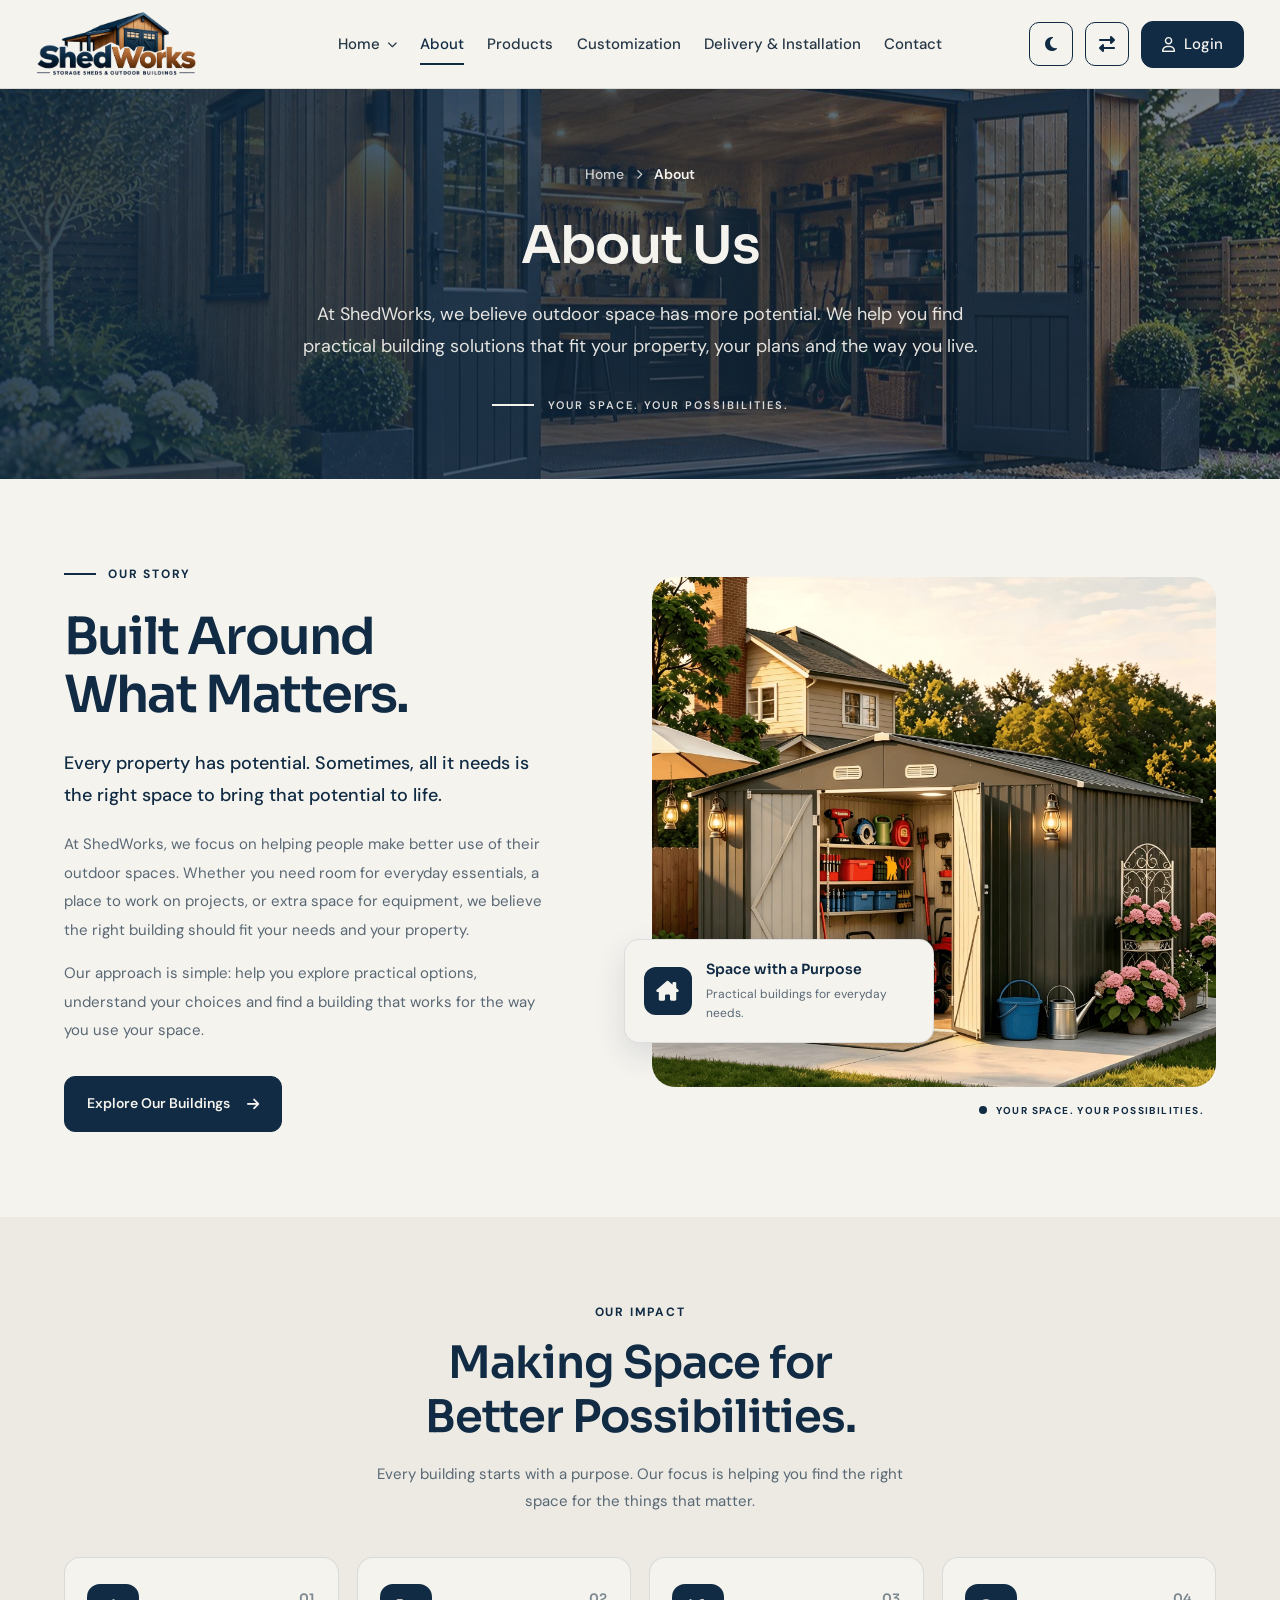
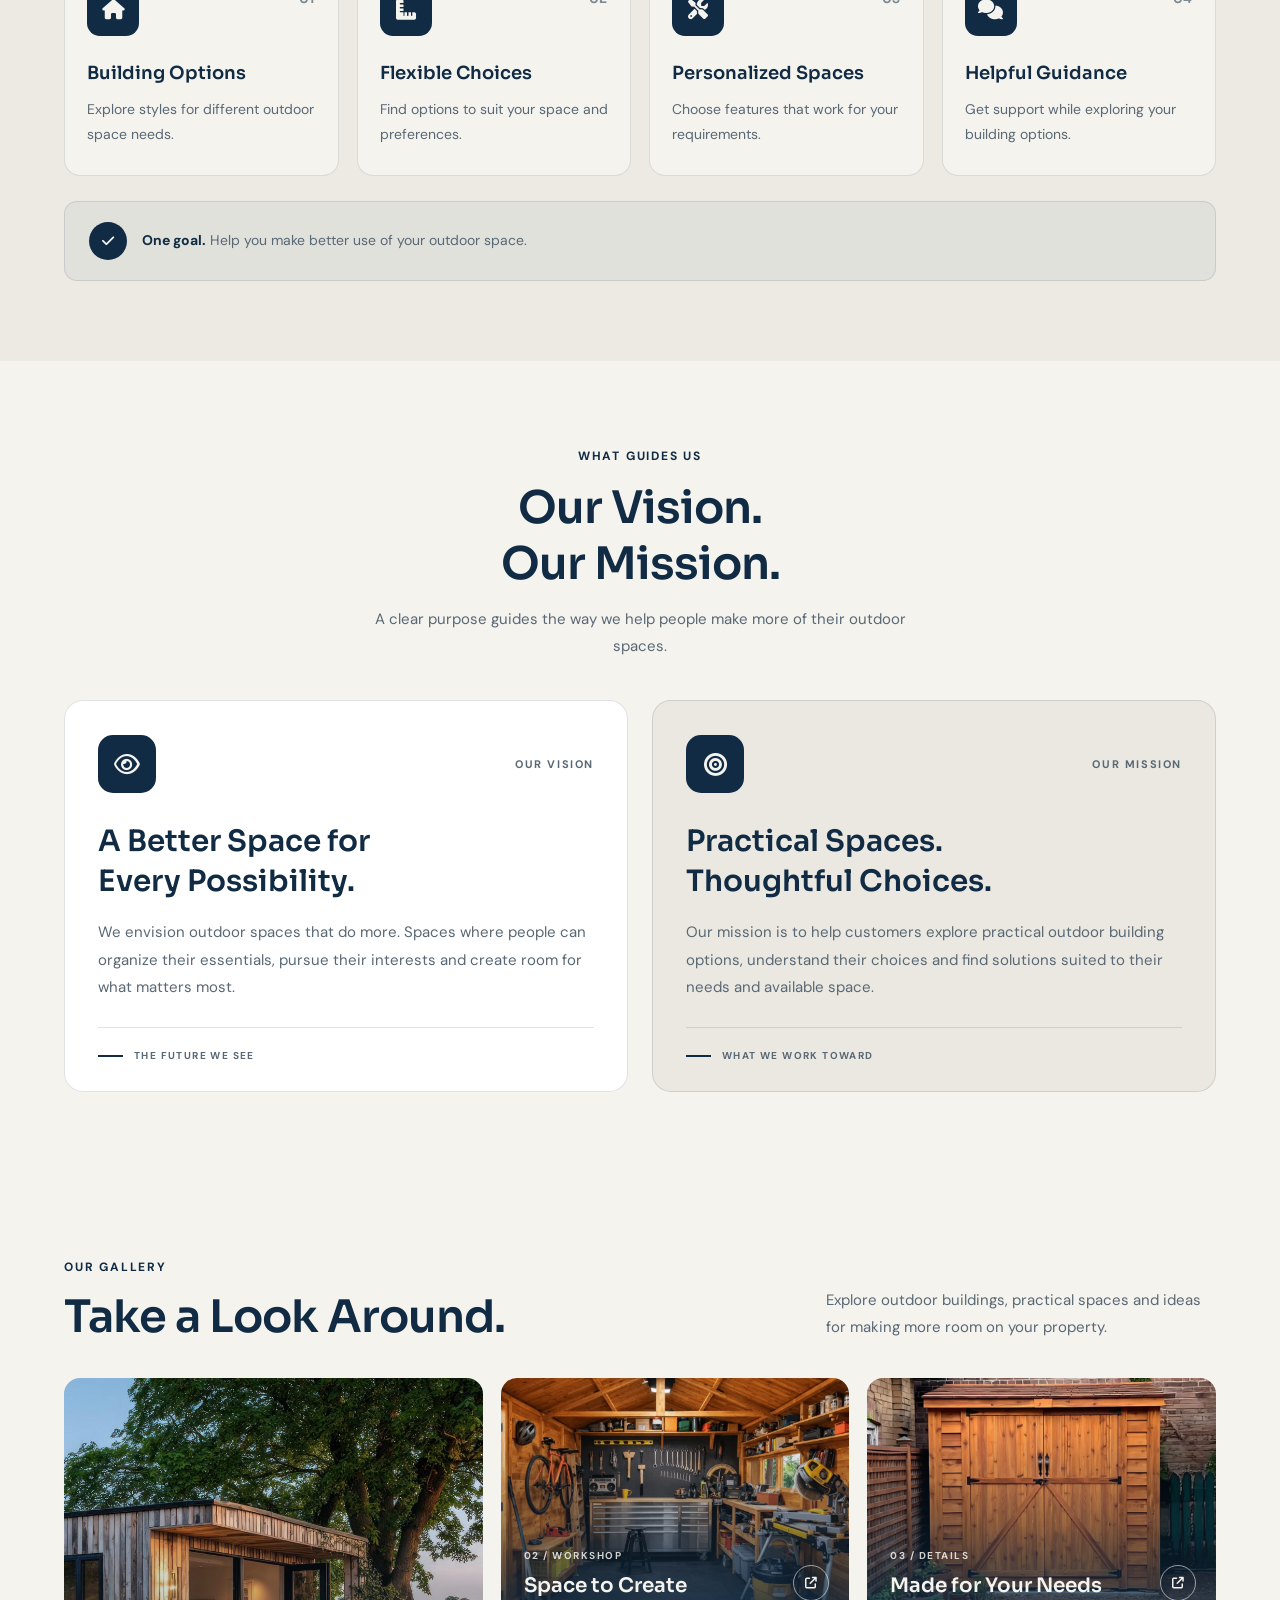
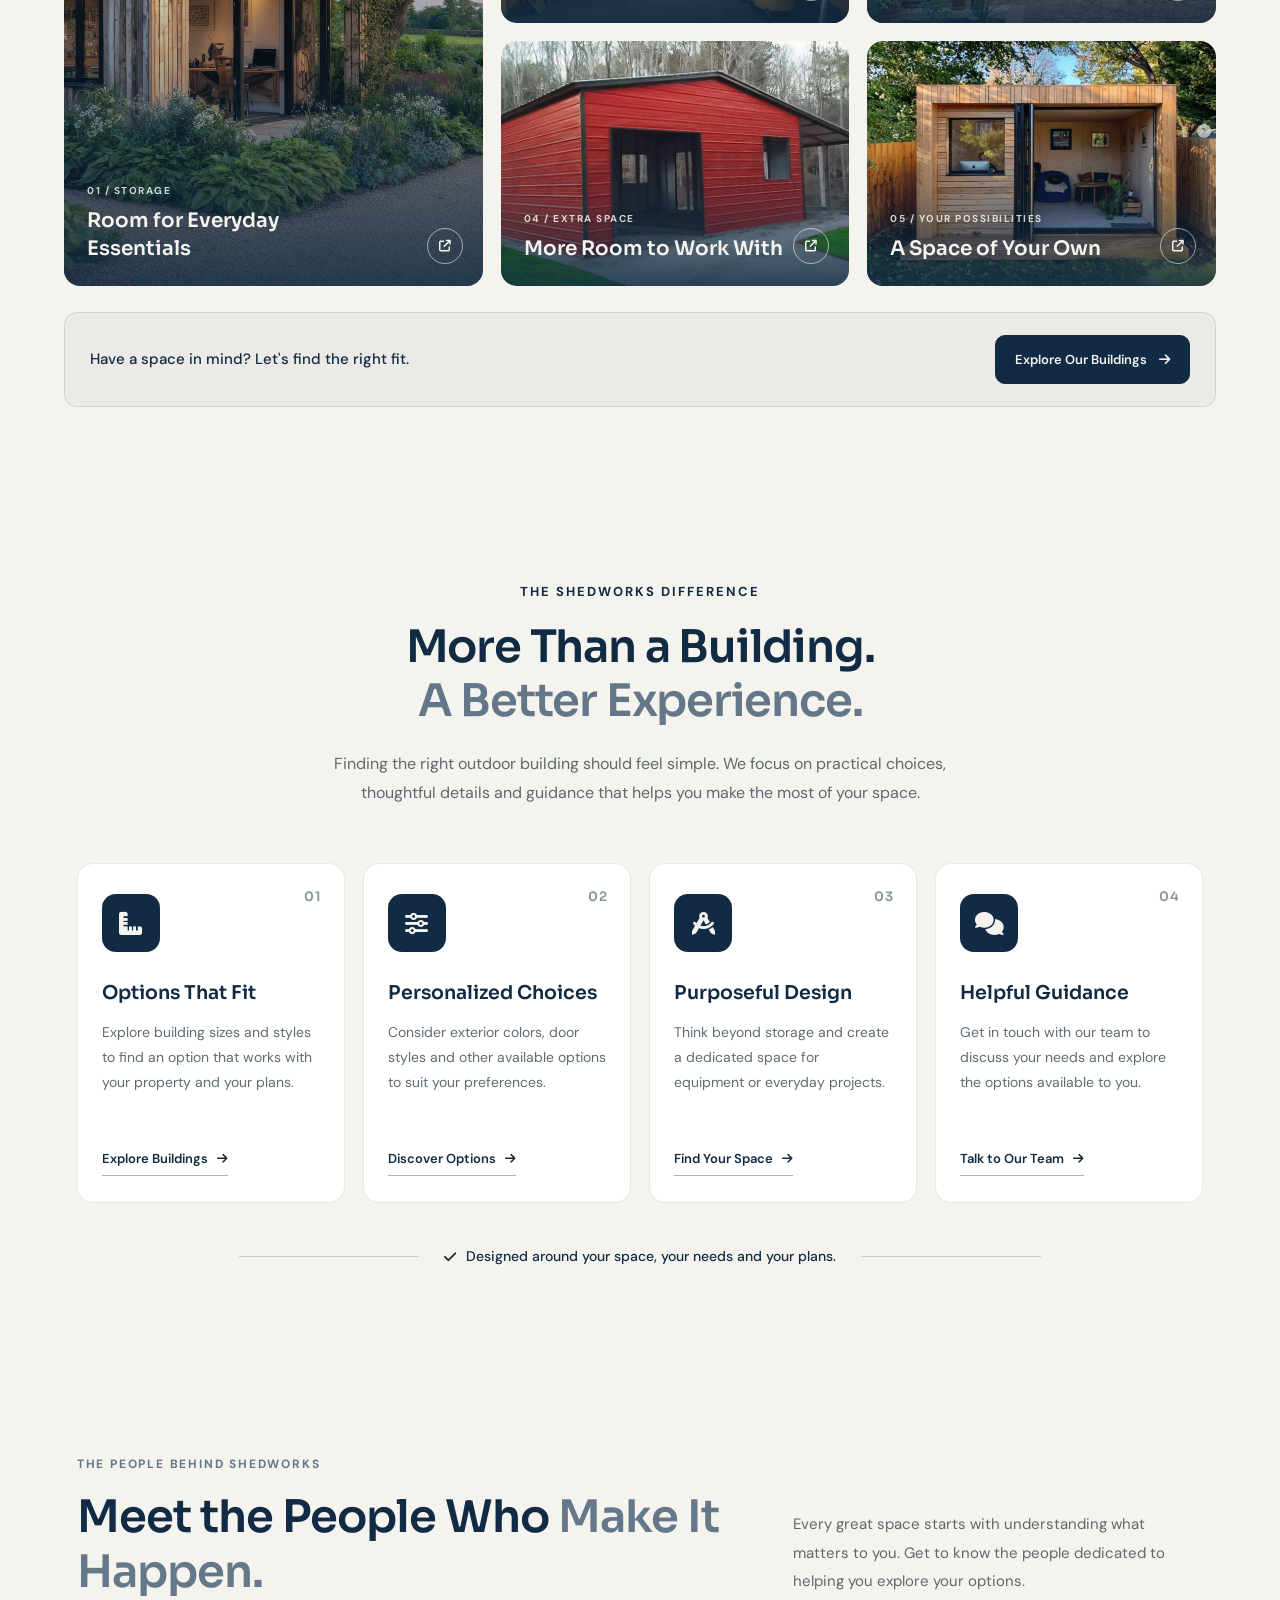
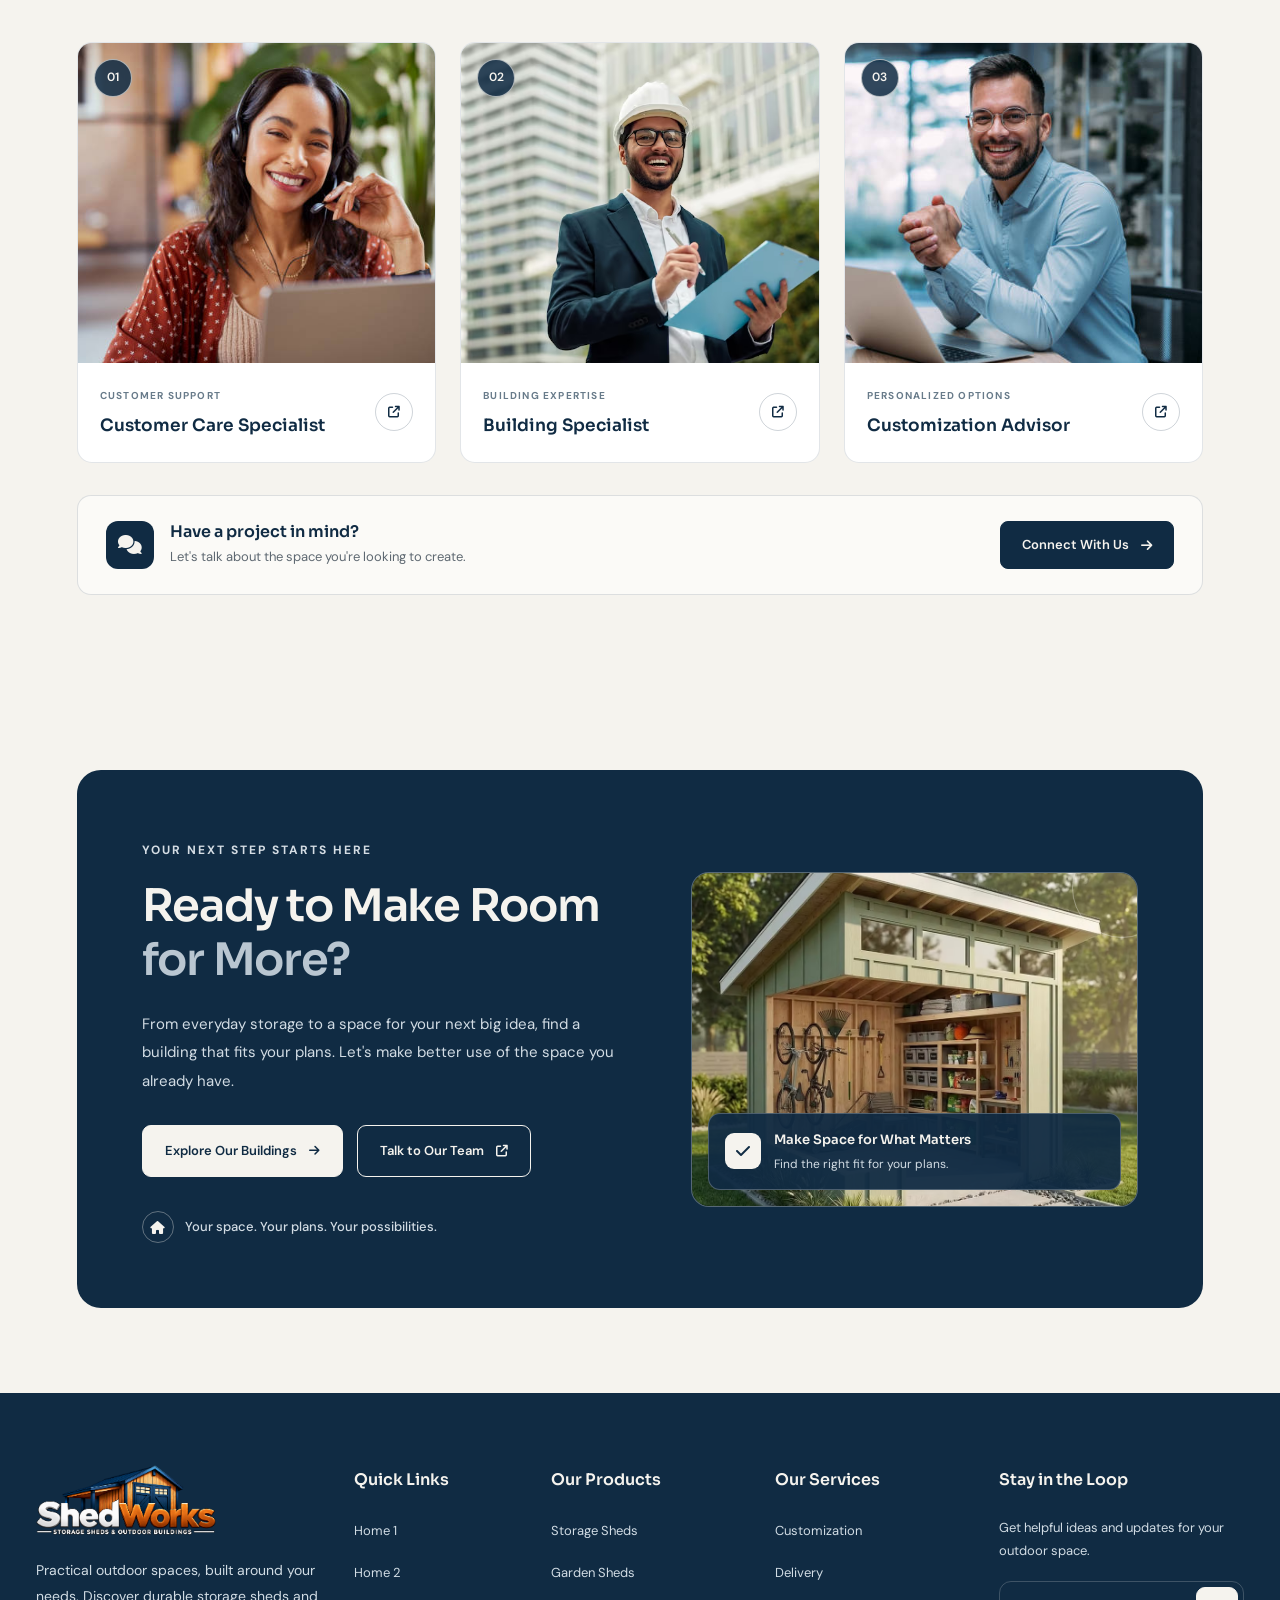
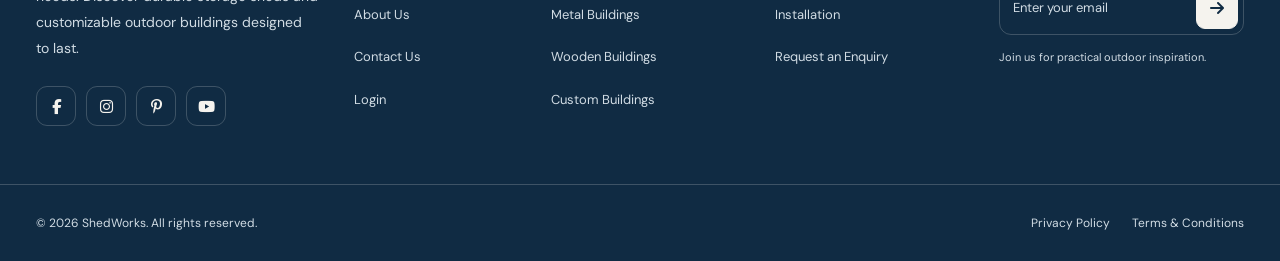
<file: about.html>
<!DOCTYPE html>
<html lang="en">

<head>
    <meta charset="UTF-8">
    <meta name="viewport" content="width=device-width, initial-scale=1.0">
    <script src="js/preferences.js"></script>

    <title>ShedWorks</title>

    <meta name="description"
        content="Explore durable storage sheds, garden sheds, garages, and customizable outdoor buildings with ShedWorks.">

    <!-- Google Fonts -->
    <link rel="preconnect" href="https://fonts.googleapis.com">
    <link rel="preconnect" href="https://fonts.gstatic.com" crossorigin>

    <!-- Website Favicon -->
    <link rel="icon" type="image/png" href="images/favicon.png">


    <link href="https://fonts.googleapis.com/css2?family=DM+Sans:wght@400;500&family=Sora:wght@400;500;600&display=swap"
        rel="stylesheet">

    <!-- Font Awesome -->
    <link rel="stylesheet" href="https://cdnjs.cloudflare.com/ajax/libs/font-awesome/6.7.2/css/all.min.css">

    <!-- Main CSS -->
    <link rel="stylesheet" href="css/style.css">
</head>

<body>


    <!-- ================= HEADER ================= -->
    <header class="sw-header" id="siteHeader">
        <div class="sw-header-inner">

            <!-- Logo: Left Edge -->
            <a href="index.html" class="sw-logo" aria-label="ShedWorks Home">
                <img src="images/logo.png" alt="ShedWorks - Storage Sheds and Outdoor Buildings">
            </a>

            <!-- Desktop Navigation: Center -->
            <nav class="sw-desktop-nav" aria-label="Main navigation">
                <div class="sw-nav-item sw-home-item">
                    <button class="sw-nav-link sw-home-trigger" type="button" aria-expanded="false"
                        aria-controls="swHomeDropdown">
                        <span>Home</span>
                        <i class="fa-solid fa-chevron-down"></i>
                    </button>

                    <div class="sw-home-dropdown" id="swHomeDropdown">
                        <a href="index.html">Home 1</a>
                        <a href="home-2.html">Home 2</a>
                    </div>
                </div>

                <a href="about.html" class="sw-nav-link">About</a>
                <a href="products.html" class="sw-nav-link">Products</a>
                <a href="customization.html" class="sw-nav-link">Customization</a>
                <a href="delivery-installation.html" class="sw-nav-link">
                    Delivery &amp; Installation
                </a>
                <a href="contact.html" class="sw-nav-link">Contact</a>
            </nav>

            <!-- Desktop Actions: Right Edge -->
            <div class="sw-desktop-actions">

                <button class="sw-icon-btn sw-theme-toggle" type="button" aria-label="Enable dark mode"
                    title="Toggle dark mode">
                    <i class="fa-solid fa-moon"></i>
                </button>

                <button class="sw-icon-btn sw-rtl-toggle" type="button" aria-label="Switch to RTL layout"
                    aria-pressed="false" title="Toggle RTL">
                    <i class="fa-solid fa-right-left"></i>
                </button>

                <a href="login.html" class="sw-login-btn">
                    <i class="fa-regular fa-user"></i>
                    <span>Login</span>
                </a>

            </div>

            <!-- Responsive Menu Toggle -->
            <button class="sw-menu-toggle" type="button" aria-label="Open navigation menu" aria-expanded="false"
                aria-controls="swMobileMenu">
                <span></span>
                <span></span>
                <span></span>
            </button>

        </div>

        <!-- Responsive Navigation Panel -->
        <div class="sw-mobile-menu" id="swMobileMenu" aria-hidden="true">

            <nav class="sw-mobile-nav" aria-label="Mobile navigation">

                <div class="sw-mobile-home">
                    <button class="sw-mobile-home-trigger" type="button" aria-expanded="false"
                        aria-controls="swMobileHomeDropdown">
                        <span>Home</span>
                        <i class="fa-solid fa-chevron-down"></i>
                    </button>

                    <div class="sw-mobile-home-dropdown" id="swMobileHomeDropdown">
                        <a href="index.html">Home 1</a>
                        <a href="home-2.html">Home 2</a>
                    </div>
                </div>

                <a href="about.html">About</a>
                <a href="products.html">Products</a>
                <a href="customization.html">Customization</a>
                <a href="delivery-installation.html">
                    Delivery &amp; Installation
                </a>
                <a href="contact.html">Contact</a>

            </nav>

            <!-- Toggles and Login Inside Responsive Menu -->
            <div class="sw-mobile-actions">

                <button class="sw-mobile-action sw-theme-toggle" type="button" aria-label="Enable dark mode">
                    <i class="fa-solid fa-moon"></i>
                    <span>Dark Mode</span>
                </button>

                <button class="sw-mobile-action sw-rtl-toggle" type="button" aria-pressed="false"
                    aria-label="Switch to RTL layout">
                    <i class="fa-solid fa-right-left"></i>
                    <span>RTL</span>
                </button>

                <a href="login.html" class="sw-mobile-login">
                    <i class="fa-regular fa-user"></i>
                    <span>Login</span>
                </a>

            </div>
        </div>
    </header>
    <!-- =============== END HEADER =============== -->


    <!-- =========================================
     SHEDWORKS — COMMON INNER PAGE HERO
========================================= -->
    <section class="sw-pagehero about-banner" id="pageHero">

        <div class="sw-pagehero-overlay"></div>

        <div class="sw-pagehero-container">

            <div class="sw-pagehero-content">

                <div class="sw-pagehero-breadcrumb">
                    <a href="index.html">Home</a>
                    <i class="fa-solid fa-chevron-right"></i>
                    <span aria-current="page">About</span>
                </div>

                <h1 class="sw-pagehero-title">
                    About Us
                </h1>

                <p class="sw-pagehero-description">
                    At ShedWorks, we believe outdoor space has more potential. We help you find practical building
                    solutions that fit your property, your plans and the way you live.
                </p>

                <div class="sw-pagehero-bottom">
                    <span class="sw-pagehero-bottom-line"></span>
                    <span class="sw-pagehero-bottom-text">
                        YOUR SPACE. YOUR POSSIBILITIES.
                    </span>
                </div>

            </div>

        </div>

    </section>
    <!-- =============== END COMMON PAGE HERO =============== -->


    <!-- ==========================================
     ABOUT PAGE - OUR STORY
=========================================== -->
    <section class="sw-about-story" id="ourStory">

        <div class="sw-about-story-container">

            <!-- LEFT CONTENT -->
            <div class="sw-about-story-content">

                <span class="sw-about-story-eyebrow">
                    <span class="sw-about-story-line"></span>
                    OUR STORY
                </span>

                <h2 class="sw-about-story-title">
                    Built Around
                    <span>What Matters.</span>
                </h2>

                <p class="sw-about-story-intro">
                    Every property has potential. Sometimes, all it needs
                    is the right space to bring that potential to life.
                </p>

                <p class="sw-about-story-text">
                    At ShedWorks, we focus on helping people make better
                    use of their outdoor spaces. Whether you need room
                    for everyday essentials, a place to work on projects,
                    or extra space for equipment, we believe the right
                    building should fit your needs and your property.
                </p>

                <p class="sw-about-story-text">
                    Our approach is simple: help you explore practical
                    options, understand your choices and find a building
                    that works for the way you use your space.
                </p>

                <a href="products.html" class="sw-about-story-btn">
                    Explore Our Buildings
                    <i class="fa-solid fa-arrow-right"></i>
                </a>

            </div>

            <!-- RIGHT VISUAL -->
            <div class="sw-about-story-visual">

                <div class="sw-about-story-image">
                    <img src="images/about-our-story.jpg" alt="Outdoor storage building in a landscaped backyard"
                        loading="lazy">
                </div>

                <div class="sw-about-story-note">

                    <div class="sw-about-story-note-icon">
                        <i class="fa-solid fa-house-chimney"></i>
                    </div>

                    <div class="sw-about-story-note-content">
                        <h3>Space with a Purpose</h3>
                        <p>Practical buildings for everyday needs.</p>
                    </div>

                </div>

                <div class="sw-about-story-caption">
                    <span class="sw-about-story-caption-dot"></span>
                    YOUR SPACE. YOUR POSSIBILITIES.
                </div>

            </div>

        </div>

    </section>


    <!-- ==========================================
     ABOUT PAGE - OUR IMPACT / STATS
=========================================== -->
    <section class="sw-about-stats" id="ourImpact">

        <div class="sw-about-stats-container">

            <!-- SECTION HEADING -->
            <div class="sw-about-stats-heading">

                <span class="sw-about-stats-eyebrow">
                    OUR IMPACT
                </span>

                <h2>
                    Making Space for
                    <span>Better Possibilities.</span>
                </h2>

                <p>
                    Every building starts with a purpose.
                    Our focus is helping you find the right space
                    for the things that matter.
                </p>

            </div>

            <!-- STATS CARDS -->
            <div class="sw-about-stats-grid">

                <article class="sw-about-stat-card">
                    <div class="sw-about-stat-icon">
                        <i class="fa-solid fa-house"></i>
                    </div>

                    <span class="sw-about-stat-number">01</span>

                    <h3>Building Options</h3>

                    <p>
                        Explore styles for different outdoor space needs.
                    </p>
                </article>

                <article class="sw-about-stat-card">
                    <div class="sw-about-stat-icon">
                        <i class="fa-solid fa-ruler-combined"></i>
                    </div>

                    <span class="sw-about-stat-number">02</span>

                    <h3>Flexible Choices</h3>

                    <p>
                        Find options to suit your space and preferences.
                    </p>
                </article>

                <article class="sw-about-stat-card">
                    <div class="sw-about-stat-icon">
                        <i class="fa-solid fa-screwdriver-wrench"></i>
                    </div>

                    <span class="sw-about-stat-number">03</span>

                    <h3>Personalized Spaces</h3>

                    <p>
                        Choose features that work for your requirements.
                    </p>
                </article>

                <article class="sw-about-stat-card">
                    <div class="sw-about-stat-icon">
                        <i class="fa-solid fa-comments"></i>
                    </div>

                    <span class="sw-about-stat-number">04</span>

                    <h3>Helpful Guidance</h3>

                    <p>
                        Get support while exploring your building options.
                    </p>
                </article>

            </div>

            <!-- BOTTOM MESSAGE -->
            <div class="sw-about-stats-bottom">
                <div class="sw-about-stats-bottom-mark">
                    <i class="fa-solid fa-check"></i>
                </div>

                <p>
                    <strong>One goal.</strong>
                    Help you make better use of your outdoor space.
                </p>

            </div>

        </div>

    </section>


    <!-- ==========================================
     ABOUT PAGE - VISION & MISSION
=========================================== -->
    <section class="sw-about-purpose" id="ourPurpose">

        <div class="sw-about-purpose-container">

            <!-- SECTION HEADER -->
            <div class="sw-about-purpose-heading">
                <span class="sw-about-purpose-eyebrow">
                    WHAT GUIDES US
                </span>

                <h2>
                    Our Vision. <span>Our Mission.</span>
                </h2>

                <p>
                    A clear purpose guides the way we help people
                    make more of their outdoor spaces.
                </p>
            </div>

            <!-- VISION & MISSION CARDS -->
            <div class="sw-about-purpose-grid">

                <!-- VISION CARD -->
                <article class="sw-about-purpose-card sw-about-vision">

                    <div class="sw-about-purpose-card-top">
                        <div class="sw-about-purpose-icon">
                            <i class="fa-regular fa-eye"></i>
                        </div>

                        <span class="sw-about-purpose-label">
                            OUR VISION
                        </span>
                    </div>

                    <h3>
                        A Better Space for
                        <span>Every Possibility.</span>
                    </h3>

                    <p>
                        We envision outdoor spaces that do more.
                        Spaces where people can organize their essentials,
                        pursue their interests and create room for what
                        matters most.
                    </p>

                    <div class="sw-about-purpose-bottom">
                        <span class="sw-about-purpose-line"></span>
                        <span>THE FUTURE WE SEE</span>
                    </div>

                </article>

                <!-- MISSION CARD -->
                <article class="sw-about-purpose-card sw-about-mission">

                    <div class="sw-about-purpose-card-top">
                        <div class="sw-about-purpose-icon">
                            <i class="fa-solid fa-bullseye"></i>
                        </div>

                        <span class="sw-about-purpose-label">
                            OUR MISSION
                        </span>
                    </div>

                    <h3>
                        Practical Spaces.
                        <span>Thoughtful Choices.</span>
                    </h3>

                    <p>
                        Our mission is to help customers explore practical
                        outdoor building options, understand their choices
                        and find solutions suited to their needs and
                        available space.
                    </p>

                    <div class="sw-about-purpose-bottom">
                        <span class="sw-about-purpose-line"></span>
                        <span>WHAT WE WORK TOWARD</span>
                    </div>

                </article>

            </div>

        </div>

    </section>


    <!-- ==========================================
     ABOUT PAGE - OUR GALLERY
=========================================== -->
    <section class="sw-about-gallery" id="ourGallery">

        <div class="sw-about-gallery-container">

            <!-- SECTION HEADER -->
            <div class="sw-about-gallery-header">
                <div>
                    <span class="sw-about-gallery-eyebrow">
                        OUR GALLERY
                    </span>

                    <h2>
                        Take a Look <span>Around.</span>
                    </h2>
                </div>

                <p>
                    Explore outdoor buildings, practical spaces
                    and ideas for making more room on your property.
                </p>
            </div>

            <!-- GALLERY GRID -->
            <div class="sw-about-gallery-grid">

                <!-- IMAGE 1 -->
                <a href="products.html" class="sw-about-gallery-item sw-about-gallery-large">

                    <img src="images/about-gallery-1.jpg" alt="Outdoor storage shed in a landscaped backyard"
                        loading="lazy">

                    <div class="sw-about-gallery-overlay">
                        <span>01 / STORAGE</span>
                        <h3>Room for Everyday Essentials</h3>
                        <span class="sw-about-gallery-arrow">
                            <i class="fa-solid fa-arrow-up-right-from-square"></i>
                        </span>
                    </div>

                </a>

                <!-- IMAGE 2 -->
                <a href="products.html" class="sw-about-gallery-item">

                    <img src="images/about-gallery-2.jpg" alt="Wooden outdoor workshop with a workbench" loading="lazy">

                    <div class="sw-about-gallery-overlay">
                        <span>02 / WORKSHOP</span>
                        <h3>Space to Create</h3>
                        <span class="sw-about-gallery-arrow">
                            <i class="fa-solid fa-arrow-up-right-from-square"></i>
                        </span>
                    </div>

                </a>

                <!-- IMAGE 3 -->
                <a href="customization.html" class="sw-about-gallery-item">

                    <img src="images/about-gallery-3.jpg" alt="Close-up of a shed exterior and double doors"
                        loading="lazy">

                    <div class="sw-about-gallery-overlay">
                        <span>03 / DETAILS</span>
                        <h3>Made for Your Needs</h3>
                        <span class="sw-about-gallery-arrow">
                            <i class="fa-solid fa-arrow-up-right-from-square"></i>
                        </span>
                    </div>

                </a>

                <!-- IMAGE 4 -->
                <a href="products.html" class="sw-about-gallery-item">

                    <img src="images/about-gallery-4.jpg" alt="Large outdoor building for equipment storage"
                        loading="lazy">

                    <div class="sw-about-gallery-overlay">
                        <span>04 / EXTRA SPACE</span>
                        <h3>More Room to Work With</h3>
                        <span class="sw-about-gallery-arrow">
                            <i class="fa-solid fa-arrow-up-right-from-square"></i>
                        </span>
                    </div>

                </a>


                <a href="products.html" class="sw-about-gallery-item">

                    <img src="images/about-gallery-5.jpg" alt="Modern backyard shed with a practical outdoor workspace"
                        loading="lazy">

                    <div class="sw-about-gallery-overlay">
                        <span>05 / YOUR POSSIBILITIES</span>
                        <h3>A Space of Your Own</h3>
                        <span class="sw-about-gallery-arrow">
                            <i class="fa-solid fa-arrow-up-right-from-square"></i>
                        </span>
                    </div>

                </a>

            </div>

            <!-- BOTTOM CTA -->
            <div class="sw-about-gallery-bottom">
                <p>Have a space in mind? Let's find the right fit.</p>

                <a href="products.html" class="sw-about-gallery-btn">
                    Explore Our Buildings
                    <i class="fa-solid fa-arrow-right"></i>
                </a>
            </div>

        </div>

    </section>


    <!-- WHAT MAKES US DIFFERENT -->
    <section class="sw-about-different">

        <div class="sw-about-different-container">

            <div class="sw-about-different-heading">
                <span class="sw-about-different-eyebrow">
                    THE SHEDWORKS DIFFERENCE
                </span>

                <h2>
                    More Than a Building.<br>
                    <span>A Better Experience.</span>
                </h2>

                <p>
                    Finding the right outdoor building should feel simple.
                    We focus on practical choices, thoughtful details and
                    guidance that helps you make the most of your space.
                </p>
            </div>

            <div class="sw-about-different-grid">

                <article class="sw-about-different-card">
                    <div class="sw-about-different-number">01</div>

                    <div class="sw-about-different-icon">
                        <i class="fa-solid fa-ruler-combined"></i>
                    </div>

                    <h3>Options That Fit</h3>

                    <p>
                        Explore building sizes and styles to find an option
                        that works with your property and your plans.
                    </p>

                    <a href="products.html" class="sw-about-different-link">
                        Explore Buildings
                        <i class="fa-solid fa-arrow-right"></i>
                    </a>
                </article>

                <article class="sw-about-different-card">
                    <div class="sw-about-different-number">02</div>

                    <div class="sw-about-different-icon">
                        <i class="fa-solid fa-sliders"></i>
                    </div>

                    <h3>Personalized Choices</h3>

                    <p>
                        Consider exterior colors, door styles and other
                        available options to suit your preferences.
                    </p>

                    <a href="customization.html" class="sw-about-different-link">
                        Discover Options
                        <i class="fa-solid fa-arrow-right"></i>
                    </a>
                </article>

                <article class="sw-about-different-card">
                    <div class="sw-about-different-number">03</div>

                    <div class="sw-about-different-icon">
                        <i class="fa-solid fa-compass-drafting"></i>
                    </div>

                    <h3>Purposeful Design</h3>

                    <p>
                        Think beyond storage and create a dedicated space
                        for equipment or everyday projects.
                    </p>

                    <a href="products.html" class="sw-about-different-link">
                        Find Your Space
                        <i class="fa-solid fa-arrow-right"></i>
                    </a>
                </article>

                <article class="sw-about-different-card">
                    <div class="sw-about-different-number">04</div>

                    <div class="sw-about-different-icon">
                        <i class="fa-solid fa-comments"></i>
                    </div>

                    <h3>Helpful Guidance</h3>

                    <p>
                        Get in touch with our team to discuss your needs
                        and explore the options available to you.
                    </p>

                    <a href="contact.html" class="sw-about-different-link">
                        Talk to Our Team
                        <i class="fa-solid fa-arrow-right"></i>
                    </a>
                </article>

            </div>

            <div class="sw-about-different-bottom">
                <span class="sw-about-different-bottom-line"></span>

                <p>
                    <i class="fa-solid fa-check"></i>
                    Designed around your space, your needs and your plans.
                </p>

                <span class="sw-about-different-bottom-line"></span>
            </div>

        </div>

    </section>


    <!-- ABOUT PAGE - MEET OUR TEAM -->
    <section class="sw-about-team">

        <div class="sw-about-team-container">

            <div class="sw-about-team-header">
                <div>
                    <span class="sw-about-team-eyebrow">THE PEOPLE BEHIND SHEDWORKS</span>
                    <h2>Meet the People Who <span>Make It Happen.</span></h2>
                </div>

                <p>
                    Every great space starts with understanding what matters to you.
                    Get to know the people dedicated to helping you explore your options.
                </p>
            </div>

            <div class="sw-about-team-grid">

                <!-- Team Member 1 -->
                <article class="sw-about-team-card">
                    <div class="sw-about-team-image">
                        <img src="images/about-team-1.jpg" alt="ShedWorks customer support team member" loading="lazy">

                        <span class="sw-about-team-index">01</span>
                    </div>

                    <div class="sw-about-team-info">
                        <div>
                            <span class="sw-about-team-role">CUSTOMER SUPPORT</span>
                            <h3>Customer Care Specialist</h3>
                        </div>

                        <span class="sw-about-team-arrow">
                            <i class="fa-solid fa-arrow-up-right-from-square"></i>
                        </span>
                    </div>
                </article>

                <!-- Team Member 2 -->
                <article class="sw-about-team-card">
                    <div class="sw-about-team-image">
                        <img src="images/about-team-2.jpg" alt="ShedWorks building specialist" loading="lazy">

                        <span class="sw-about-team-index">02</span>
                    </div>

                    <div class="sw-about-team-info">
                        <div>
                            <span class="sw-about-team-role">BUILDING EXPERTISE</span>
                            <h3>Building Specialist</h3>
                        </div>

                        <span class="sw-about-team-arrow">
                            <i class="fa-solid fa-arrow-up-right-from-square"></i>
                        </span>
                    </div>
                </article>

                <!-- Team Member 3 -->
                <article class="sw-about-team-card">
                    <div class="sw-about-team-image">
                        <img src="images/about-team-3.jpg" alt="ShedWorks customization advisor" loading="lazy">

                        <span class="sw-about-team-index">03</span>
                    </div>

                    <div class="sw-about-team-info">
                        <div>
                            <span class="sw-about-team-role">PERSONALIZED OPTIONS</span>
                            <h3>Customization Advisor</h3>
                        </div>

                        <span class="sw-about-team-arrow">
                            <i class="fa-solid fa-arrow-up-right-from-square"></i>
                        </span>
                    </div>
                </article>

            </div>

            <div class="sw-about-team-footer">
                <div class="sw-about-team-footer-text">
                    <span class="sw-about-team-footer-icon">
                        <i class="fa-solid fa-comments"></i>
                    </span>

                    <div>
                        <h3>Have a project in mind?</h3>
                        <p>Let's talk about the space you're looking to create.</p>
                    </div>
                </div>

                <a href="contact.html" class="sw-about-team-contact">
                    Connect With Us
                    <i class="fa-solid fa-arrow-right"></i>
                </a>
            </div>

        </div>

    </section>


    <!-- ABOUT PAGE - FINAL CTA -->
    <section class="sw-about-final-cta">

        <div class="sw-about-final-cta-container">

            <div class="sw-about-final-cta-content">

                <span class="sw-about-final-cta-eyebrow">
                    YOUR NEXT STEP STARTS HERE
                </span>

                <h2>
                    Ready to Make Room
                    <span>for More?</span>
                </h2>

                <p>
                    From everyday storage to a space for your next big idea,
                    find a building that fits your plans. Let's make better
                    use of the space you already have.
                </p>

                <div class="sw-about-final-cta-actions">

                    <a href="products.html" class="sw-about-final-cta-primary">
                        Explore Our Buildings
                        <i class="fa-solid fa-arrow-right"></i>
                    </a>

                    <a href="contact.html" class="sw-about-final-cta-secondary">
                        Talk to Our Team
                        <i class="fa-solid fa-arrow-up-right-from-square"></i>
                    </a>

                </div>

                <div class="sw-about-final-cta-note">
                    <i class="fa-solid fa-house"></i>
                    <span>Your space. Your plans. Your possibilities.</span>
                </div>

            </div>

            <div class="sw-about-final-cta-visual">

                <img src="images/about-final-cta.jpg" alt="Modern outdoor storage shed in a landscaped backyard"
                    loading="lazy">

                <div class="sw-about-final-cta-image-label">
                    <span class="sw-about-final-cta-label-icon">
                        <i class="fa-solid fa-check"></i>
                    </span>

                    <div>
                        <strong>Make Space for What Matters</strong>
                        <span>Find the right fit for your plans.</span>
                    </div>
                </div>

                <span class="sw-about-final-cta-decoration"></span>

            </div>

        </div>

    </section>


    <!-- ================= SHEDWORKS FOOTER ================= -->
    <footer class="sw-footer">

        <!-- Main Footer -->
        <div class="sw-footer-main">
            <div class="sw-footer-container">

                <!-- Brand Column -->
                <div class="sw-footer-brand">
                    <a href="index.html" class="sw-footer-logo">
                        <img src="images/logo-light.png" alt="ShedWorks - Storage Sheds and Outdoor Buildings">
                    </a>

                    <p class="sw-footer-description">
                        Practical outdoor spaces, built around your needs.
                        Discover durable storage sheds and customizable
                        outdoor buildings designed to last.
                    </p>

                    <div class="sw-footer-socials">
                        <a href="#" aria-label="Facebook">
                            <i class="fa-brands fa-facebook-f"></i>
                        </a>
                        <a href="#" aria-label="Instagram">
                            <i class="fa-brands fa-instagram"></i>
                        </a>
                        <a href="#" aria-label="Pinterest">
                            <i class="fa-brands fa-pinterest-p"></i>
                        </a>
                        <a href="#" aria-label="YouTube">
                            <i class="fa-brands fa-youtube"></i>
                        </a>
                    </div>
                </div>

                <!-- Quick Links -->
                <div class="sw-footer-column">
                    <h3>Quick Links</h3>
                    <ul>
                        <li><a href="index.html">Home 1</a></li>
                        <li><a href="home-2.html">Home 2</a></li>
                        <li><a href="about.html">About Us</a></li>
                        <li><a href="contact.html">Contact Us</a></li>
                        <li><a href="login.html">Login</a></li>
                    </ul>
                </div>

                <!-- Products -->
                <div class="sw-footer-column">
                    <h3>Our Products</h3>
                    <ul>
                        <li><a href="products.html">Storage Sheds</a></li>
                        <li><a href="products.html">Garden Sheds</a></li>
                        <li><a href="products.html">Metal Buildings</a></li>
                        <li><a href="products.html">Wooden Buildings</a></li>
                        <li><a href="customization.html">Custom Buildings</a></li>
                    </ul>
                </div>

                <!-- Services -->
                <div class="sw-footer-column">
                    <h3>Our Services</h3>
                    <ul>
                        <li><a href="customization.html">Customization</a></li>
                        <li><a href="delivery-installation.html">Delivery</a></li>
                        <li><a href="delivery-installation.html">Installation</a></li>
                        <li><a href="contact.html">Request an Enquiry</a></li>
                    </ul>
                </div>

                <!-- Newsletter -->
                <div class="sw-footer-newsletter">
                    <h3>Stay in the Loop</h3>

                    <p>
                        Get helpful ideas and updates for your
                        outdoor space.
                    </p>

                    <form class="sw-newsletter-form" id="swNewsletterForm">
                        <label class="sw-sr-only" for="swNewsletterEmail">
                            Email address
                        </label>

                        <input type="email" id="swNewsletterEmail" name="email" placeholder="Enter your email" required>

                        <button type="submit" aria-label="Subscribe">
                            <i class="fa-solid fa-arrow-right"></i>
                        </button>
                    </form>

                    <p class="sw-newsletter-note" id="swNewsletterMessage" aria-live="polite">
                        Join us for practical outdoor inspiration.
                    </p>
                </div>

            </div>
        </div>

        <!-- Footer Bottom -->
        <div class="sw-footer-bottom">
            <div class="sw-footer-bottom-inner">

                <p>
                    &copy; <span id="swCopyrightYear"></span>
                    ShedWorks. All rights reserved.
                </p>

                <div class="sw-footer-bottom-links">
                    <a href="#">Privacy Policy</a>
                    <a href="#">Terms &amp; Conditions</a>
                </div>
            </div>
        </div>

    </footer>
    <!-- =============== END SHEDWORKS FOOTER =============== -->


    <!-- Scroll To Top Button -->
    <button class="sw-scroll-top" id="swScrollTop" type="button" aria-label="Scroll to top" title="Back to top">
        <i class="fa-solid fa-arrow-up"></i>
    </button>


    <script src="js/main.js"></script>

</body>

</html>
</file>
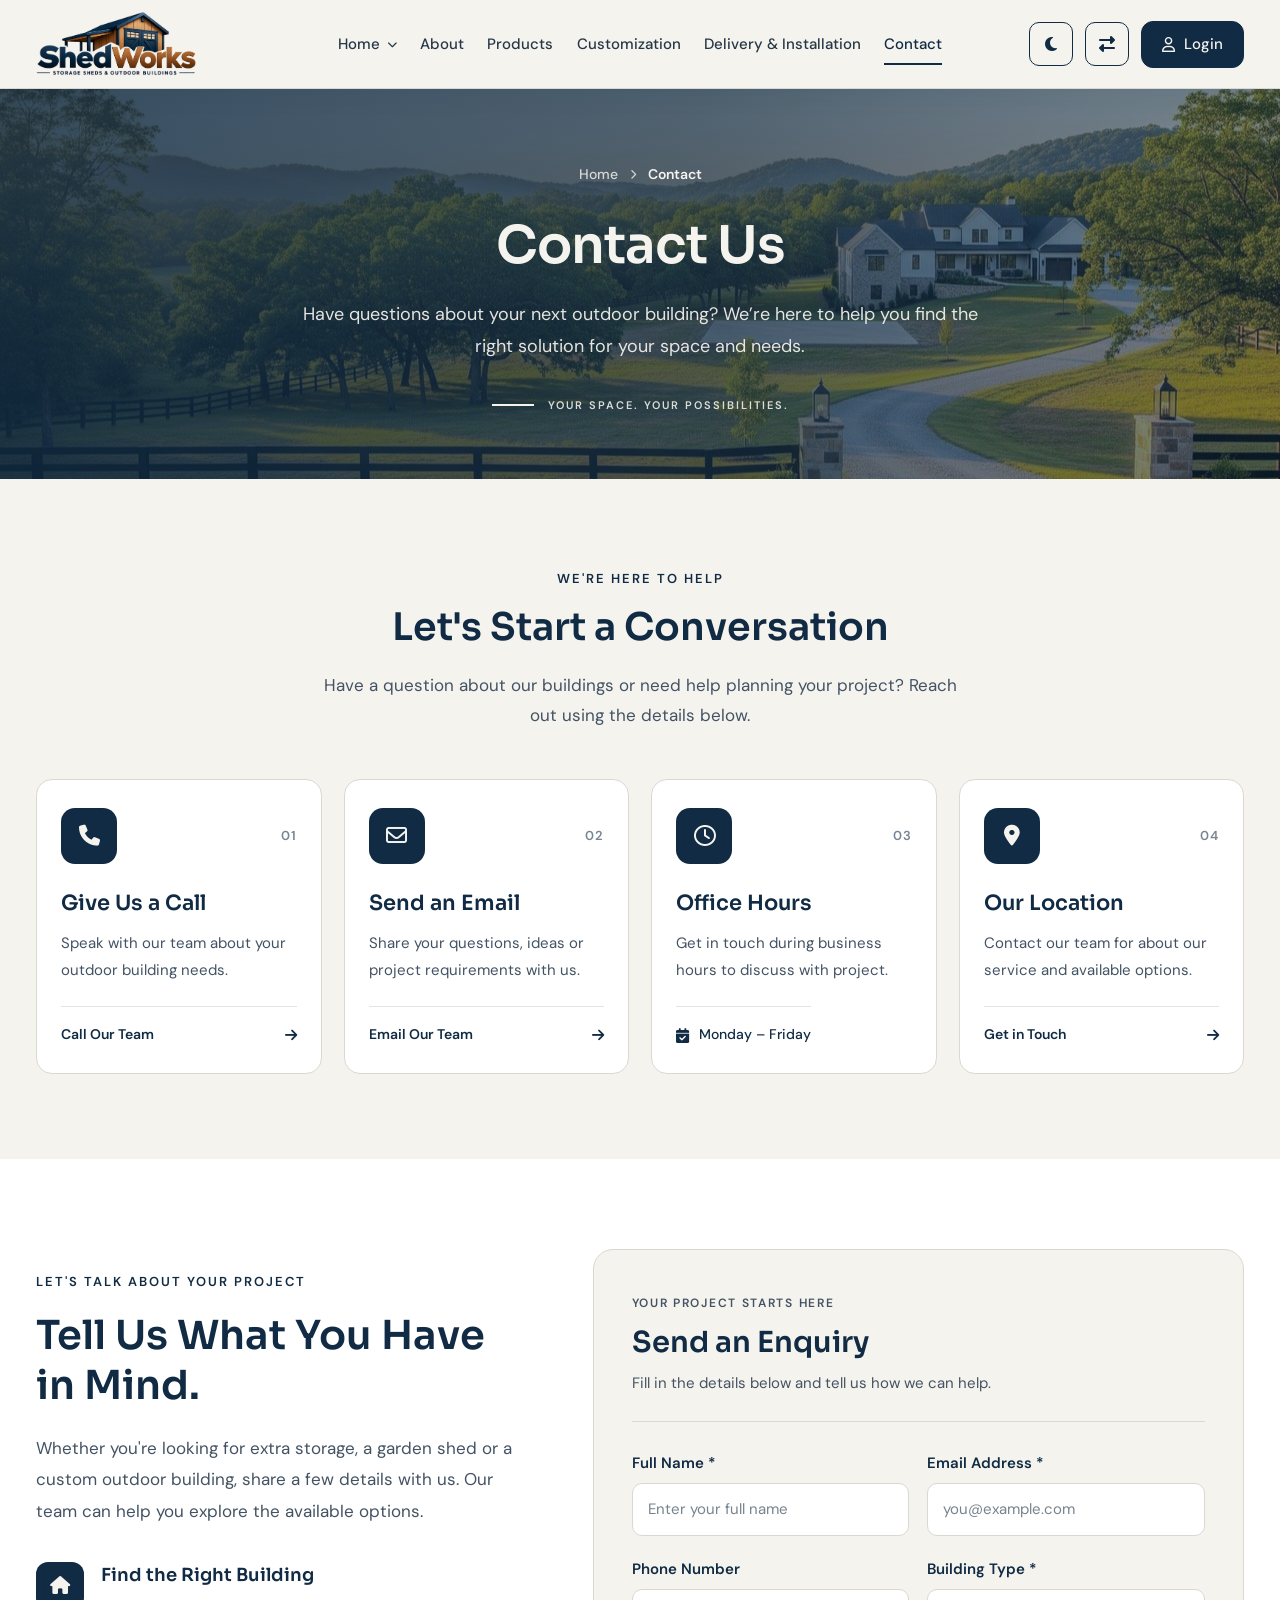
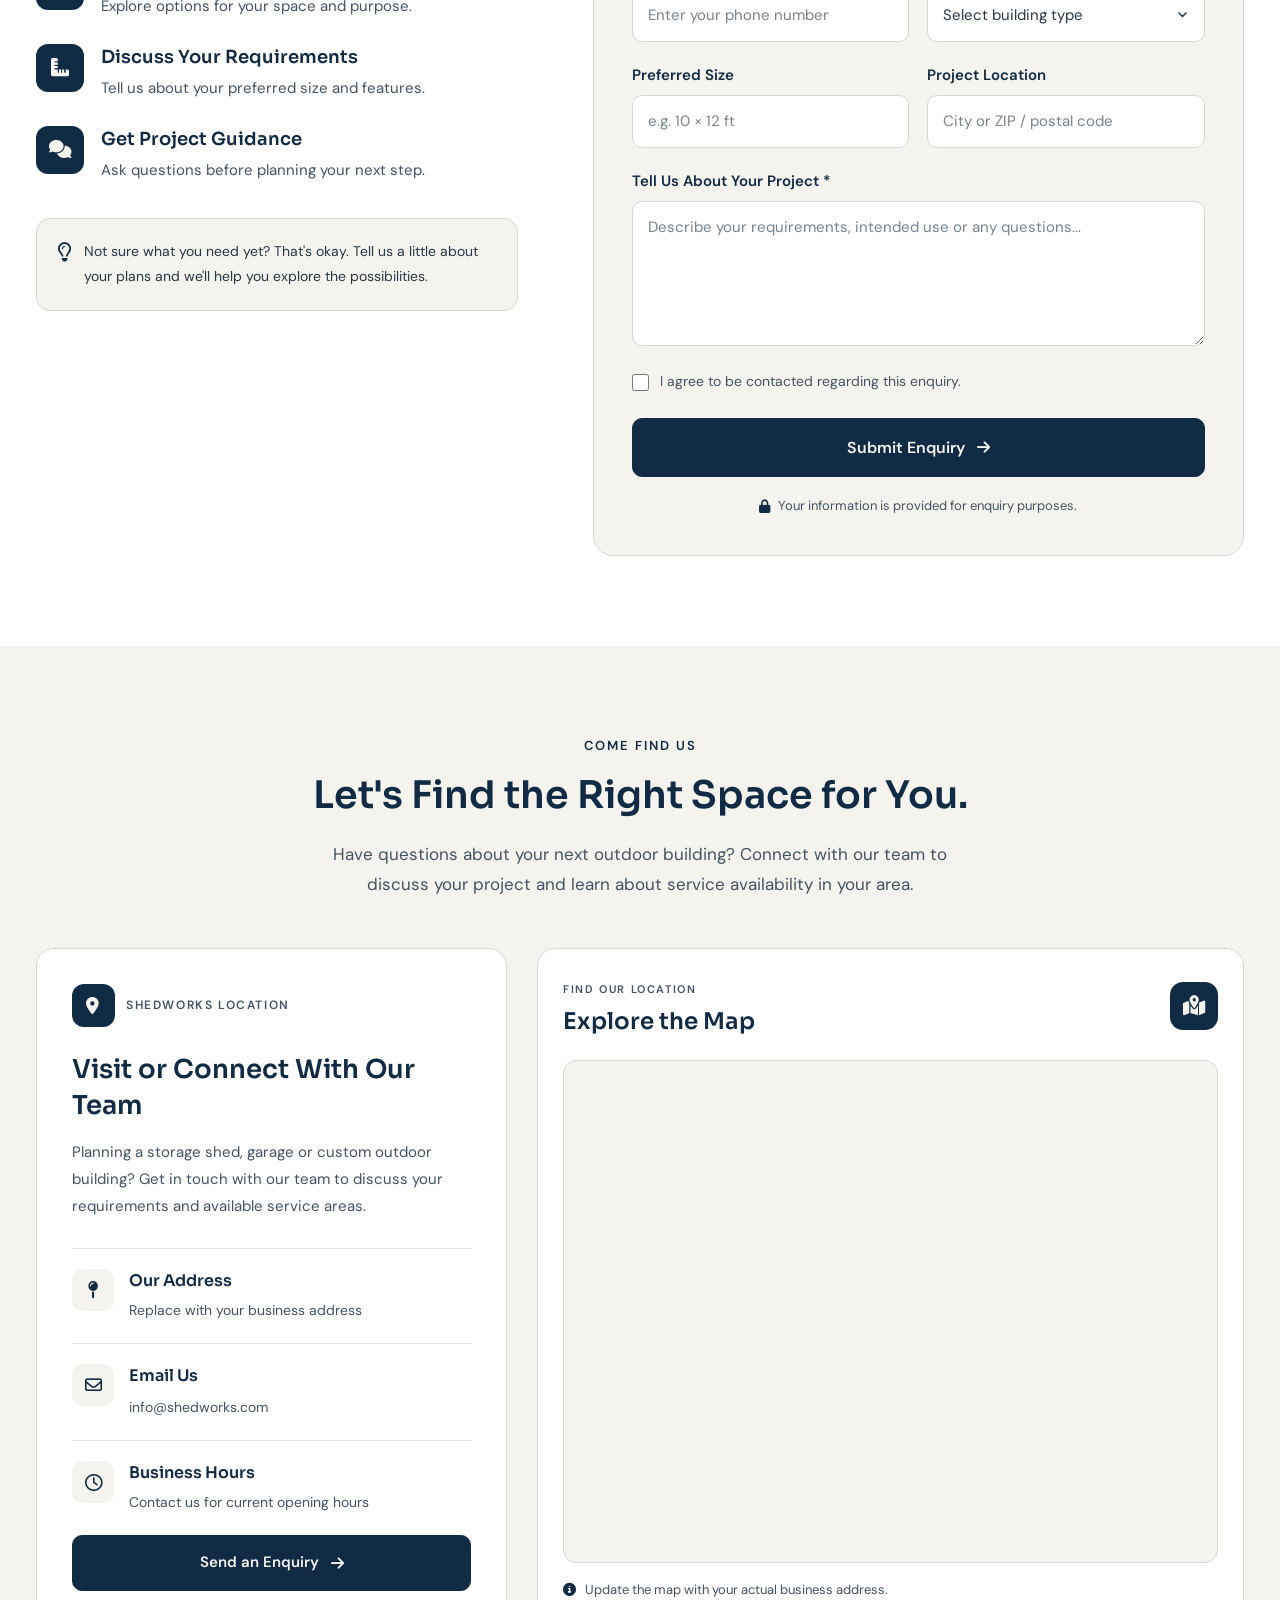
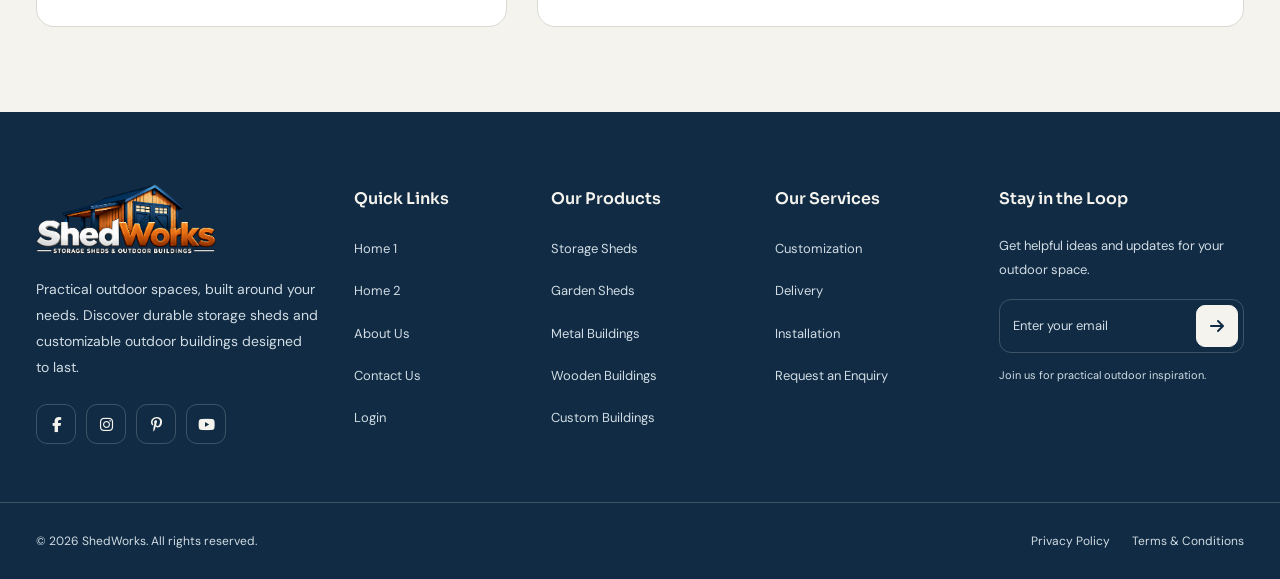
<file: contact.html>
<!DOCTYPE html>
<html lang="en">

<head>
    <meta charset="UTF-8">
    <meta name="viewport" content="width=device-width, initial-scale=1.0">
    <script src="js/preferences.js"></script>

    <title>ShedWorks</title>

    <meta name="description"
        content="Explore durable storage sheds, garden sheds, garages, and customizable outdoor buildings with ShedWorks.">

    <!-- Google Fonts -->
    <link rel="preconnect" href="https://fonts.googleapis.com">
    <link rel="preconnect" href="https://fonts.gstatic.com" crossorigin>

    <!-- Website Favicon -->
    <link rel="icon" type="image/png" href="images/favicon.png">


    <link href="https://fonts.googleapis.com/css2?family=DM+Sans:wght@400;500&family=Sora:wght@400;500;600&display=swap"
        rel="stylesheet">

    <!-- Font Awesome -->
    <link rel="stylesheet" href="https://cdnjs.cloudflare.com/ajax/libs/font-awesome/6.7.2/css/all.min.css">

    <!-- Main CSS -->
    <link rel="stylesheet" href="css/style.css">
</head>

<body>


    <!-- ================= HEADER ================= -->
    <header class="sw-header" id="siteHeader">
        <div class="sw-header-inner">

            <!-- Logo: Left Edge -->
            <a href="index.html" class="sw-logo" aria-label="ShedWorks Home">
                <img src="images/logo.png" alt="ShedWorks - Storage Sheds and Outdoor Buildings">
            </a>

            <!-- Desktop Navigation: Center -->
            <nav class="sw-desktop-nav" aria-label="Main navigation">
                <div class="sw-nav-item sw-home-item">
                    <button class="sw-nav-link sw-home-trigger" type="button" aria-expanded="false"
                        aria-controls="swHomeDropdown">
                        <span>Home</span>
                        <i class="fa-solid fa-chevron-down"></i>
                    </button>

                    <div class="sw-home-dropdown" id="swHomeDropdown">
                        <a href="index.html">Home 1</a>
                        <a href="home-2.html">Home 2</a>
                    </div>
                </div>

                <a href="about.html" class="sw-nav-link">About</a>
                <a href="products.html" class="sw-nav-link">Products</a>
                <a href="customization.html" class="sw-nav-link">Customization</a>
                <a href="delivery-installation.html" class="sw-nav-link">
                    Delivery &amp; Installation
                </a>
                <a href="contact.html" class="sw-nav-link">Contact</a>
            </nav>

            <!-- Desktop Actions: Right Edge -->
            <div class="sw-desktop-actions">

                <button class="sw-icon-btn sw-theme-toggle" type="button" aria-label="Enable dark mode"
                    title="Toggle dark mode">
                    <i class="fa-solid fa-moon"></i>
                </button>

                <button class="sw-icon-btn sw-rtl-toggle" type="button" aria-label="Switch to RTL layout"
                    aria-pressed="false" title="Toggle RTL">
                    <i class="fa-solid fa-right-left"></i>
                </button>

                <a href="login.html" class="sw-login-btn">
                    <i class="fa-regular fa-user"></i>
                    <span>Login</span>
                </a>

            </div>

            <!-- Responsive Menu Toggle -->
            <button class="sw-menu-toggle" type="button" aria-label="Open navigation menu" aria-expanded="false"
                aria-controls="swMobileMenu">
                <span></span>
                <span></span>
                <span></span>
            </button>

        </div>

        <!-- Responsive Navigation Panel -->
        <div class="sw-mobile-menu" id="swMobileMenu" aria-hidden="true">

            <nav class="sw-mobile-nav" aria-label="Mobile navigation">

                <div class="sw-mobile-home">
                    <button class="sw-mobile-home-trigger" type="button" aria-expanded="false"
                        aria-controls="swMobileHomeDropdown">
                        <span>Home</span>
                        <i class="fa-solid fa-chevron-down"></i>
                    </button>

                    <div class="sw-mobile-home-dropdown" id="swMobileHomeDropdown">
                        <a href="index.html">Home 1</a>
                        <a href="home-2.html">Home 2</a>
                    </div>
                </div>

                <a href="about.html">About</a>
                <a href="products.html">Products</a>
                <a href="customization.html">Customization</a>
                <a href="delivery-installation.html">
                    Delivery &amp; Installation
                </a>
                <a href="contact.html">Contact</a>

            </nav>

            <!-- Toggles and Login Inside Responsive Menu -->
            <div class="sw-mobile-actions">

                <button class="sw-mobile-action sw-theme-toggle" type="button" aria-label="Enable dark mode">
                    <i class="fa-solid fa-moon"></i>
                    <span>Dark Mode</span>
                </button>

                <button class="sw-mobile-action sw-rtl-toggle" type="button" aria-pressed="false"
                    aria-label="Switch to RTL layout">
                    <i class="fa-solid fa-right-left"></i>
                    <span>RTL</span>
                </button>

                <a href="login.html" class="sw-mobile-login">
                    <i class="fa-regular fa-user"></i>
                    <span>Login</span>
                </a>

            </div>
        </div>
    </header>
    <!-- =============== END HEADER =============== -->


    <!-- =========================================
     SHEDWORKS — COMMON INNER PAGE HERO
========================================= -->
    <section class="sw-pagehero contact-banner" id="pageHero">

        <div class="sw-pagehero-overlay"></div>

        <div class="sw-pagehero-container">

            <div class="sw-pagehero-content">

                <div class="sw-pagehero-breadcrumb">
                    <a href="index.html">Home</a>
                    <i class="fa-solid fa-chevron-right"></i>
                    <span aria-current="page">Contact</span>
                </div>

                <h1 class="sw-pagehero-title">
                    Contact Us
                </h1>

                <p class="sw-pagehero-description">
                    Have questions about your next outdoor building?
                    We’re here to help you find the right solution
                    for your space and needs.
                </p>

                <div class="sw-pagehero-bottom">
                    <span class="sw-pagehero-bottom-line"></span>
                    <span class="sw-pagehero-bottom-text">
                        YOUR SPACE. YOUR POSSIBILITIES.
                    </span>
                </div>

            </div>

        </div>

    </section>
    <!-- =============== END COMMON PAGE HERO =============== -->


    <!-- =========================================
     SHEDWORKS — CONTACT INFORMATION CARDS
========================================= -->
    <section class="sw-contact-info-section" id="contactInformation">

        <div class="sw-contact-info-container">

            <div class="sw-contact-info-heading">
                <span class="sw-contact-info-eyebrow">WE'RE HERE TO HELP</span>

                <h2 class="sw-contact-info-title">
                    Let's Start a Conversation
                </h2>

                <p class="sw-contact-info-description">
                    Have a question about our buildings or need help
                    planning your project? Reach out using the details below.
                </p>
            </div>

            <div class="sw-contact-info-grid">

                <!-- Phone Card -->
                <article class="sw-contact-info-card">
                    <div class="sw-contact-info-card-top">
                        <span class="sw-contact-info-icon">
                            <i class="fa-solid fa-phone"></i>
                        </span>
                        <span class="sw-contact-info-number">01</span>
                    </div>

                    <h3>Give Us a Call</h3>

                    <p>
                        Speak with our team about your outdoor building needs.
                    </p>

                    <a href="tel:+10000000000" class="sw-contact-info-link">
                        Call Our Team
                        <i class="fa-solid fa-arrow-right"></i>
                    </a>
                </article>

                <!-- Email Card -->
                <article class="sw-contact-info-card">
                    <div class="sw-contact-info-card-top">
                        <span class="sw-contact-info-icon">
                            <i class="fa-regular fa-envelope"></i>
                        </span>
                        <span class="sw-contact-info-number">02</span>
                    </div>

                    <h3>Send an Email</h3>

                    <p>
                        Share your questions, ideas or project requirements with us.
                    </p>

                    <a href="mailto:info@shedworks.com" class="sw-contact-info-link">
                        Email Our Team
                        <i class="fa-solid fa-arrow-right"></i>
                    </a>
                </article>

                <!-- Office Hours Card -->
                <article class="sw-contact-info-card">
                    <div class="sw-contact-info-card-top">
                        <span class="sw-contact-info-icon">
                            <i class="fa-regular fa-clock"></i>
                        </span>
                        <span class="sw-contact-info-number">03</span>
                    </div>

                    <h3>Office Hours</h3>

                    <p>
                        Get in touch during business hours to discuss
                        with project.
                    </p>

                    <div class="sw-contact-info-detail">
                        <i class="fa-solid fa-calendar-check"></i>
                        <span>Monday – Friday</span>
                    </div>
                </article>

                <!-- Location Card -->
                <article class="sw-contact-info-card">
                    <div class="sw-contact-info-card-top">
                        <span class="sw-contact-info-icon">
                            <i class="fa-solid fa-location-dot"></i>
                        </span>
                        <span class="sw-contact-info-number">04</span>
                    </div>

                    <h3>Our Location</h3>

                    <p>
                        Contact our team for about our service
                        and available options.
                    </p>

                    <a href="contact.html#contactForm" class="sw-contact-info-link">
                        Get in Touch
                        <i class="fa-solid fa-arrow-right"></i>
                    </a>
                </article>

            </div>

        </div>

    </section>
    <!-- =============== END CONTACT INFORMATION =============== -->



    <!-- =========================================
     SHEDWORKS — CONTACT ENQUIRY FORM
========================================= -->
    <section class="sw-enquiry-section" id="contactForm">

        <div class="sw-enquiry-container">

            <!-- LEFT: CONTACT INTRO -->
            <div class="sw-enquiry-intro">

                <span class="sw-enquiry-eyebrow">
                    LET'S TALK ABOUT YOUR PROJECT
                </span>

                <h2 class="sw-enquiry-heading">
                    Tell Us What You Have in Mind.
                </h2>

                <p class="sw-enquiry-description">
                    Whether you're looking for extra storage, a garden shed
                    or a custom outdoor building, share a few details with us.
                    Our team can help you explore the available options.
                </p>

                <div class="sw-enquiry-points">

                    <div class="sw-enquiry-point">
                        <span class="sw-enquiry-point-icon">
                            <i class="fa-solid fa-house"></i>
                        </span>

                        <div>
                            <h3>Find the Right Building</h3>
                            <p>Explore options for your space and purpose.</p>
                        </div>
                    </div>

                    <div class="sw-enquiry-point">
                        <span class="sw-enquiry-point-icon">
                            <i class="fa-solid fa-ruler-combined"></i>
                        </span>

                        <div>
                            <h3>Discuss Your Requirements</h3>
                            <p>Tell us about your preferred size and features.</p>
                        </div>
                    </div>

                    <div class="sw-enquiry-point">
                        <span class="sw-enquiry-point-icon">
                            <i class="fa-solid fa-comments"></i>
                        </span>

                        <div>
                            <h3>Get Project Guidance</h3>
                            <p>Ask questions before planning your next step.</p>
                        </div>
                    </div>

                </div>

                <div class="sw-enquiry-note">
                    <i class="fa-regular fa-lightbulb"></i>
                    <p>
                        Not sure what you need yet? That's okay.
                        Tell us a little about your plans and we'll help
                        you explore the possibilities.
                    </p>
                </div>

            </div>

            <!-- RIGHT: FORM -->
            <div class="sw-enquiry-form-panel">

                <div class="sw-enquiry-form-heading">
                    <span>YOUR PROJECT STARTS HERE</span>
                    <h3>Send an Enquiry</h3>
                    <p>Fill in the details below and tell us how we can help.</p>
                </div>

                <form class="sw-enquiry-form" id="swEnquiryForm">

                    <div class="sw-enquiry-fields">

                        <div class="sw-enquiry-field">
                            <label for="swEnquiryName">
                                Full Name <span>*</span>
                            </label>
                            <input type="text" id="swEnquiryName" name="name" placeholder="Enter your full name"
                                autocomplete="name" required>
                        </div>

                        <div class="sw-enquiry-field">
                            <label for="swEnquiryEmail">
                                Email Address <span>*</span>
                            </label>
                            <input type="email" id="swEnquiryEmail" name="email" placeholder="you@example.com"
                                autocomplete="email" required>
                        </div>

                        <div class="sw-enquiry-field">
                            <label for="swEnquiryPhone">
                                Phone Number
                            </label>
                            <input type="tel" id="swEnquiryPhone" name="phone" placeholder="Enter your phone number"
                                autocomplete="tel">
                        </div>

                        <div class="sw-enquiry-field">
                            <label for="swEnquiryType">
                                Building Type <span>*</span>
                            </label>
                            <select id="swEnquiryType" name="buildingType" required>
                                <option value="" disabled selected>
                                    Select building type
                                </option>
                                <option value="storage-shed">Storage Shed</option>
                                <option value="garden-shed">Garden Shed</option>
                                <option value="garage">Garage</option>
                                <option value="utility-building">Utility Building</option>
                                <option value="custom-building">Custom Building</option>
                                <option value="not-sure">Not Sure Yet</option>
                            </select>
                        </div>

                        <div class="sw-enquiry-field">
                            <label for="swEnquirySize">
                                Preferred Size
                            </label>
                            <input type="text" id="swEnquirySize" name="preferredSize" placeholder="e.g. 10 × 12 ft">
                        </div>

                        <div class="sw-enquiry-field">
                            <label for="swEnquiryLocation">
                                Project Location
                            </label>
                            <input type="text" id="swEnquiryLocation" name="location"
                                placeholder="City or ZIP / postal code">
                        </div>

                        <div class="sw-enquiry-field sw-enquiry-field-full">
                            <label for="swEnquiryMessage">
                                Tell Us About Your Project <span>*</span>
                            </label>
                            <textarea id="swEnquiryMessage" name="message" rows="5"
                                placeholder="Describe your requirements, intended use or any questions..."
                                required></textarea>
                        </div>

                    </div>

                    <label class="sw-enquiry-consent">
                        <input type="checkbox" name="contactConsent" required>
                        <span>
                            I agree to be contacted regarding this enquiry.
                        </span>
                    </label>

                    <button type="submit" class="sw-enquiry-submit">
                        Submit Enquiry
                        <i class="fa-solid fa-arrow-right"></i>
                    </button>

                    <p class="sw-enquiry-form-note">
                        <i class="fa-solid fa-lock"></i>
                        Your information is provided for enquiry purposes.
                    </p>

                    <p class="sw-enquiry-status" id="swEnquiryStatus" role="status" aria-live="polite" hidden></p>

                </form>

            </div>

        </div>

    </section>
    <!-- =============== END ENQUIRY FORM =============== -->


    <!-- =========================================
     SHEDWORKS — LOCATION & MAP SECTION
========================================= -->
    <section class="sw-location-section" id="ourLocation">

        <div class="sw-location-container">

            <!-- Section Heading -->
            <div class="sw-location-heading">
                <span class="sw-location-eyebrow">COME FIND US</span>

                <h2 class="sw-location-title">
                    Let's Find the Right Space for You.
                </h2>

                <p class="sw-location-description">
                    Have questions about your next outdoor building?
                    Connect with our team to discuss your project and
                    learn about service availability in your area.
                </p>
            </div>

            <!-- Location Content -->
            <div class="sw-location-layout">

                <!-- Left: Location Details -->
                <div class="sw-location-details">

                    <div class="sw-location-label">
                        <span class="sw-location-label-icon">
                            <i class="fa-solid fa-location-dot"></i>
                        </span>
                        <span>SHEDWORKS LOCATION</span>
                    </div>

                    <h3>Visit or Connect With Our Team</h3>

                    <p class="sw-location-text">
                        Planning a storage shed, garage or custom outdoor
                        building? Get in touch with our team to discuss your
                        requirements and available service areas.
                    </p>

                    <div class="sw-location-detail-item">
                        <span class="sw-location-detail-icon">
                            <i class="fa-solid fa-map-pin"></i>
                        </span>

                        <div>
                            <h4>Our Address</h4>
                            <p>Replace with your business address</p>
                        </div>
                    </div>

                    <div class="sw-location-detail-item">
                        <span class="sw-location-detail-icon">
                            <i class="fa-regular fa-envelope"></i>
                        </span>

                        <div>
                            <h4>Email Us</h4>
                            <a href="mailto:info@shedworks.com">
                                info@shedworks.com
                            </a>
                        </div>
                    </div>

                    <div class="sw-location-detail-item">
                        <span class="sw-location-detail-icon">
                            <i class="fa-regular fa-clock"></i>
                        </span>

                        <div>
                            <h4>Business Hours</h4>
                            <p>Contact us for current opening hours</p>
                        </div>
                    </div>

                    <a href="#contactForm" class="sw-location-button">
                        Send an Enquiry
                        <i class="fa-solid fa-arrow-right"></i>
                    </a>

                </div>

                <!-- Right: Google Map -->
                <div class="sw-location-map-wrap">

                    <div class="sw-location-map-heading">
                        <div>
                            <span>FIND OUR LOCATION</span>
                            <h3>Explore the Map</h3>
                        </div>

                        <i class="fa-solid fa-map-location-dot"></i>
                    </div>

                    <div class="sw-location-map">
                        <iframe
                            src="https://www.google.com/maps/embed?pb=!1m18!1m12!1m3!1d497518.73679295304!2d79.90422142825105!3d13.044255565330664!2m3!1f0!2f0!3f0!3m2!1i1024!2i768!4f13.1!3m3!1m2!1s0x3a5265ea4f7d3361%3A0x6e61a70b6863d433!2sChennai%2C%20Tamil%20Nadu!5e0!3m2!1sen!2sin!4v1792426488075!5m2!1sen!2sin"
                            width="600" height="450" style="border:0;" allowfullscreen="" loading="lazy"
                            referrerpolicy="strict-origin-when-cross-origin">
                        </iframe>
                    </div>

                    <p class="sw-location-map-note">
                        <i class="fa-solid fa-circle-info"></i>
                        Update the map with your actual business address.
                    </p>

                </div>

            </div>

        </div>

    </section>
    <!-- =============== END LOCATION SECTION =============== -->


    <!-- ================= SHEDWORKS FOOTER ================= -->
    <footer class="sw-footer">

        <!-- Main Footer -->
        <div class="sw-footer-main">
            <div class="sw-footer-container">

                <!-- Brand Column -->
                <div class="sw-footer-brand">
                    <a href="index.html" class="sw-footer-logo">
                        <img src="images/logo-light.png" alt="ShedWorks - Storage Sheds and Outdoor Buildings">
                    </a>

                    <p class="sw-footer-description">
                        Practical outdoor spaces, built around your needs.
                        Discover durable storage sheds and customizable
                        outdoor buildings designed to last.
                    </p>

                    <div class="sw-footer-socials">
                        <a href="#" aria-label="Facebook">
                            <i class="fa-brands fa-facebook-f"></i>
                        </a>
                        <a href="#" aria-label="Instagram">
                            <i class="fa-brands fa-instagram"></i>
                        </a>
                        <a href="#" aria-label="Pinterest">
                            <i class="fa-brands fa-pinterest-p"></i>
                        </a>
                        <a href="#" aria-label="YouTube">
                            <i class="fa-brands fa-youtube"></i>
                        </a>
                    </div>
                </div>

                <!-- Quick Links -->
                <div class="sw-footer-column">
                    <h3>Quick Links</h3>
                    <ul>
                        <li><a href="index.html">Home 1</a></li>
                        <li><a href="home-2.html">Home 2</a></li>
                        <li><a href="about.html">About Us</a></li>
                        <li><a href="contact.html">Contact Us</a></li>
                        <li><a href="login.html">Login</a></li>
                    </ul>
                </div>

                <!-- Products -->
                <div class="sw-footer-column">
                    <h3>Our Products</h3>
                    <ul>
                        <li><a href="products.html">Storage Sheds</a></li>
                        <li><a href="products.html">Garden Sheds</a></li>
                        <li><a href="products.html">Metal Buildings</a></li>
                        <li><a href="products.html">Wooden Buildings</a></li>
                        <li><a href="customization.html">Custom Buildings</a></li>
                    </ul>
                </div>

                <!-- Services -->
                <div class="sw-footer-column">
                    <h3>Our Services</h3>
                    <ul>
                        <li><a href="customization.html">Customization</a></li>
                        <li><a href="delivery-installation.html">Delivery</a></li>
                        <li><a href="delivery-installation.html">Installation</a></li>
                        <li><a href="contact.html">Request an Enquiry</a></li>
                    </ul>
                </div>

                <!-- Newsletter -->
                <div class="sw-footer-newsletter">
                    <h3>Stay in the Loop</h3>

                    <p>
                        Get helpful ideas and updates for your
                        outdoor space.
                    </p>

                    <form class="sw-newsletter-form" id="swNewsletterForm">
                        <label class="sw-sr-only" for="swNewsletterEmail">
                            Email address
                        </label>

                        <input type="email" id="swNewsletterEmail" name="email" placeholder="Enter your email" required>

                        <button type="submit" aria-label="Subscribe">
                            <i class="fa-solid fa-arrow-right"></i>
                        </button>
                    </form>

                    <p class="sw-newsletter-note" id="swNewsletterMessage" aria-live="polite">
                        Join us for practical outdoor inspiration.
                    </p>
                </div>

            </div>
        </div>

        <!-- Footer Bottom -->
        <div class="sw-footer-bottom">
            <div class="sw-footer-bottom-inner">

                <p>
                    &copy; <span id="swCopyrightYear"></span>
                    ShedWorks. All rights reserved.
                </p>

                <div class="sw-footer-bottom-links">
                    <a href="#">Privacy Policy</a>
                    <a href="#">Terms &amp; Conditions</a>
                </div>
            </div>
        </div>

    </footer>
    <!-- =============== END SHEDWORKS FOOTER =============== -->


    <!-- Scroll To Top Button -->
    <button class="sw-scroll-top" id="swScrollTop" type="button" aria-label="Scroll to top" title="Back to top">
        <i class="fa-solid fa-arrow-up"></i>
    </button>


    <script>
        (() => {
            const product = new URLSearchParams(window.location.search).get('product');
            const message = document.getElementById('swEnquiryMessage');
            if (product && message) {
                message.value = `I would like more information about the ${product} development sample.`;
            }
        })();
    </script>
    <script src="js/main.js"></script>

</body>

</html>
</file>
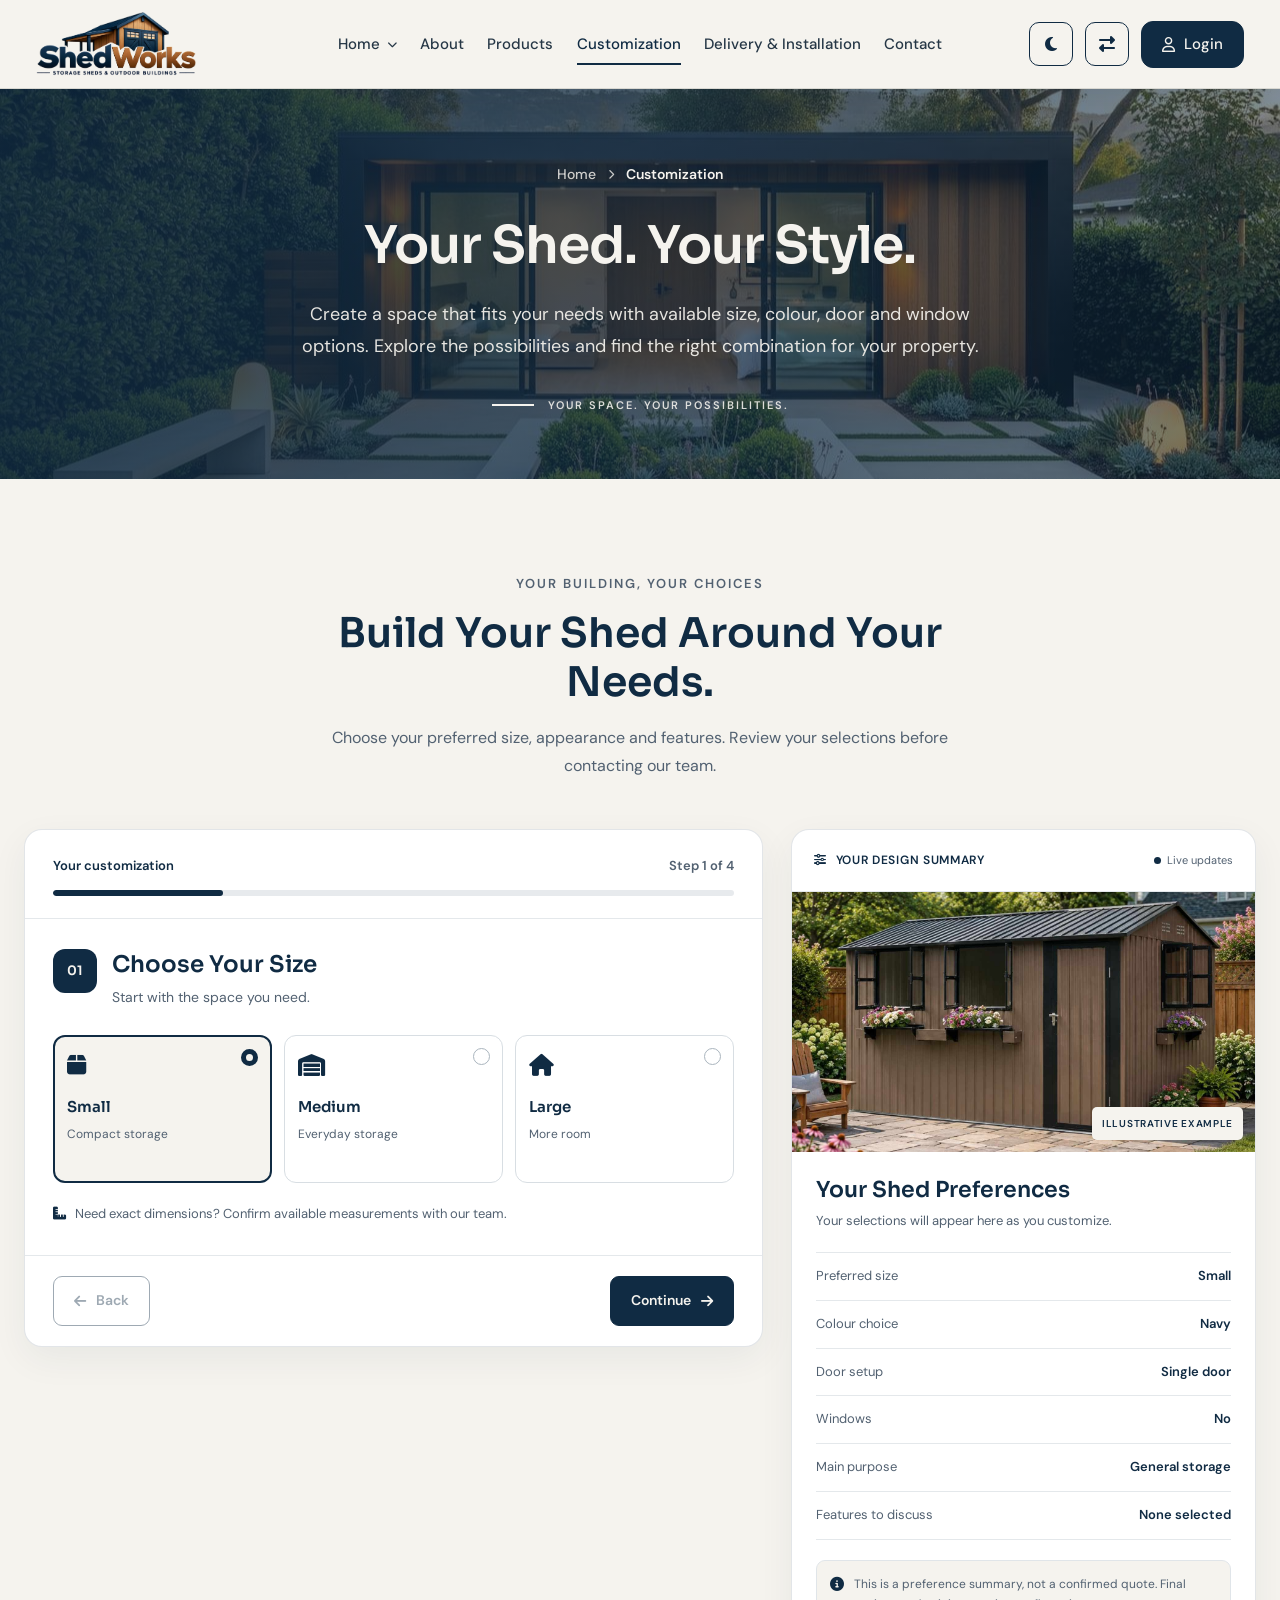
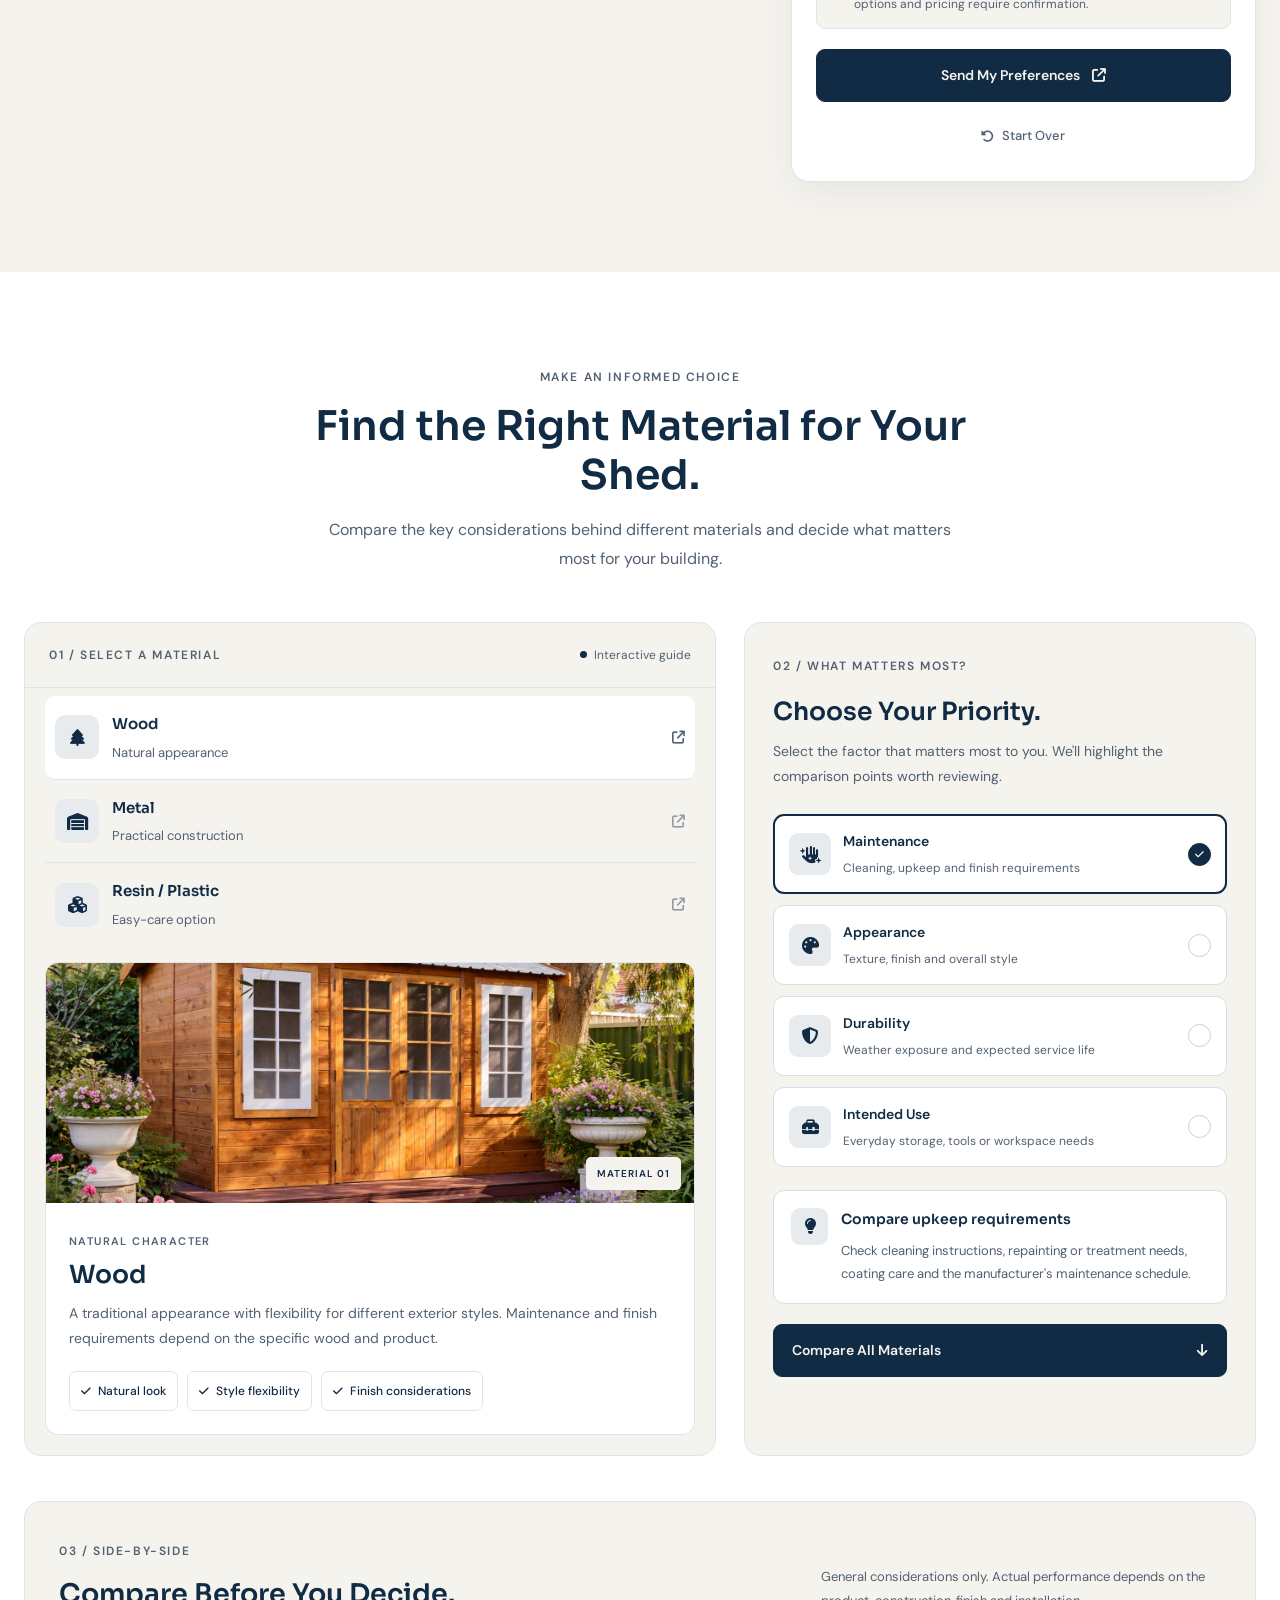
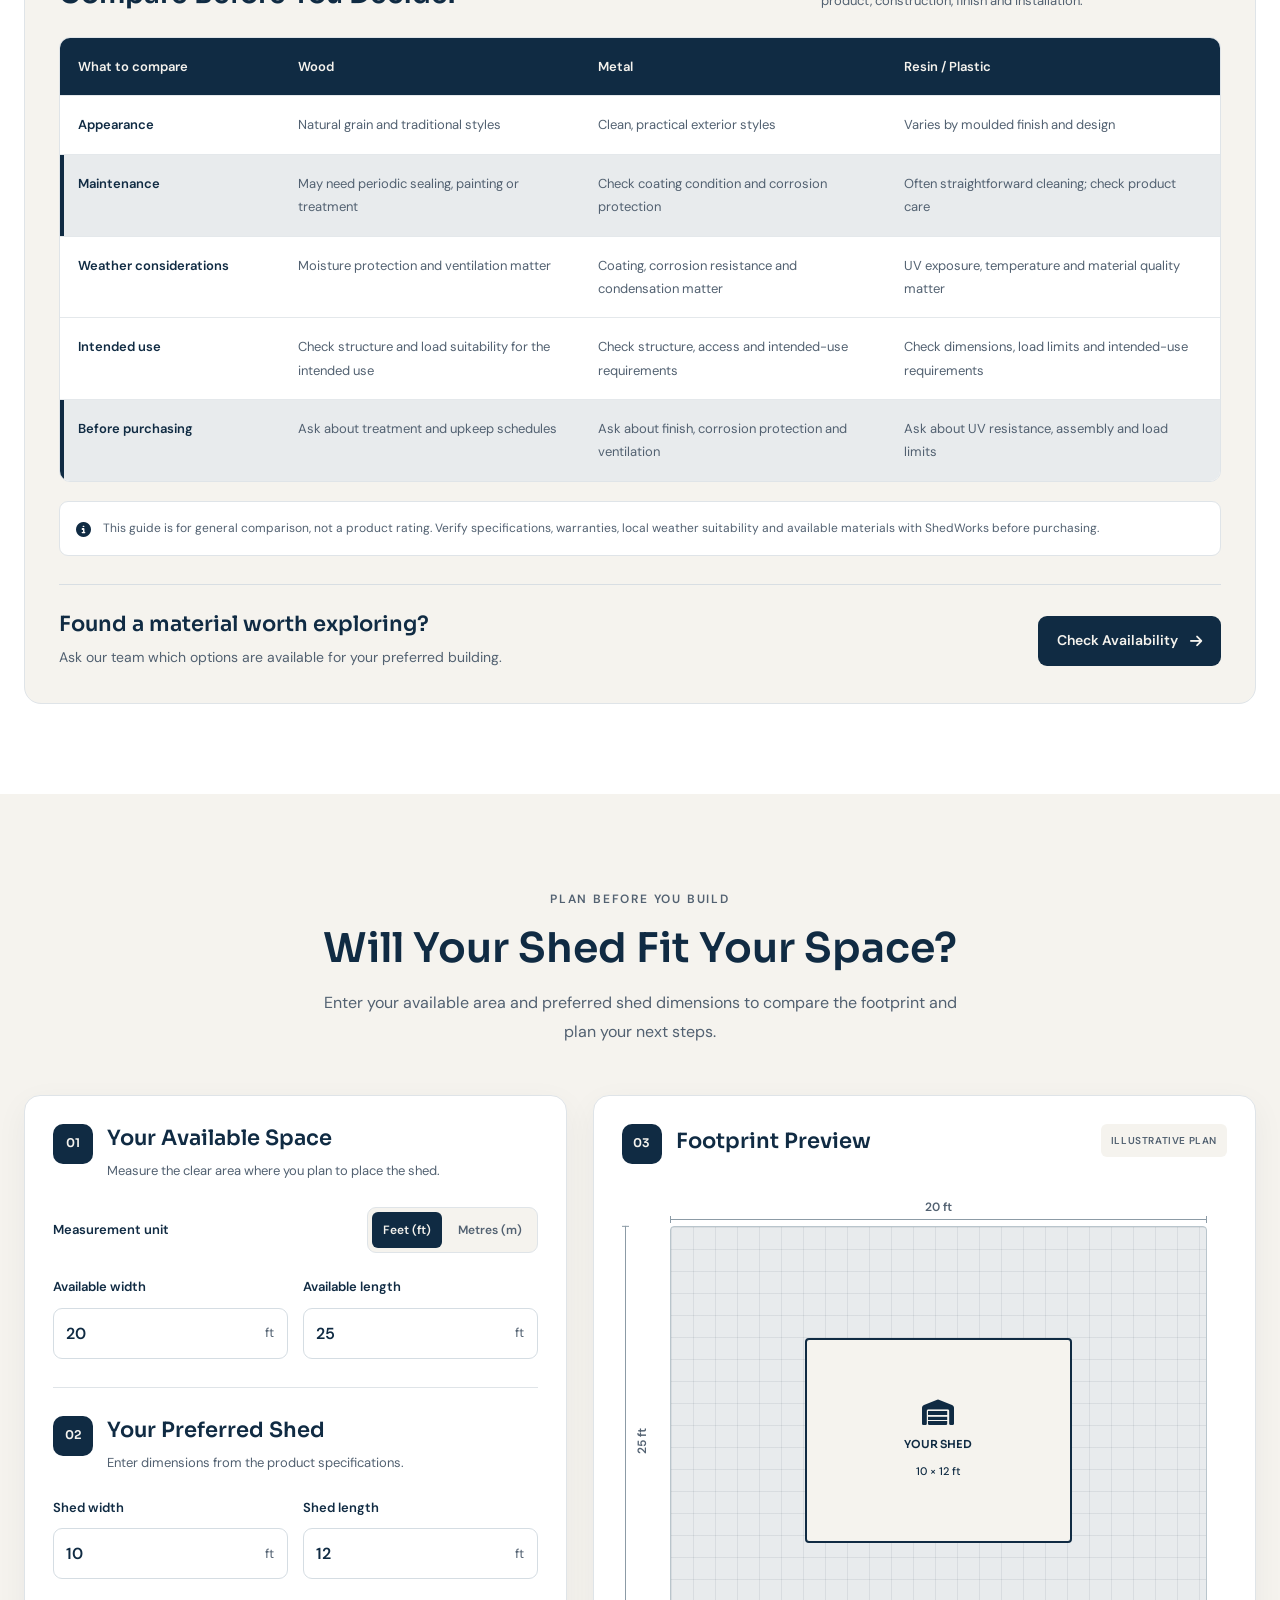
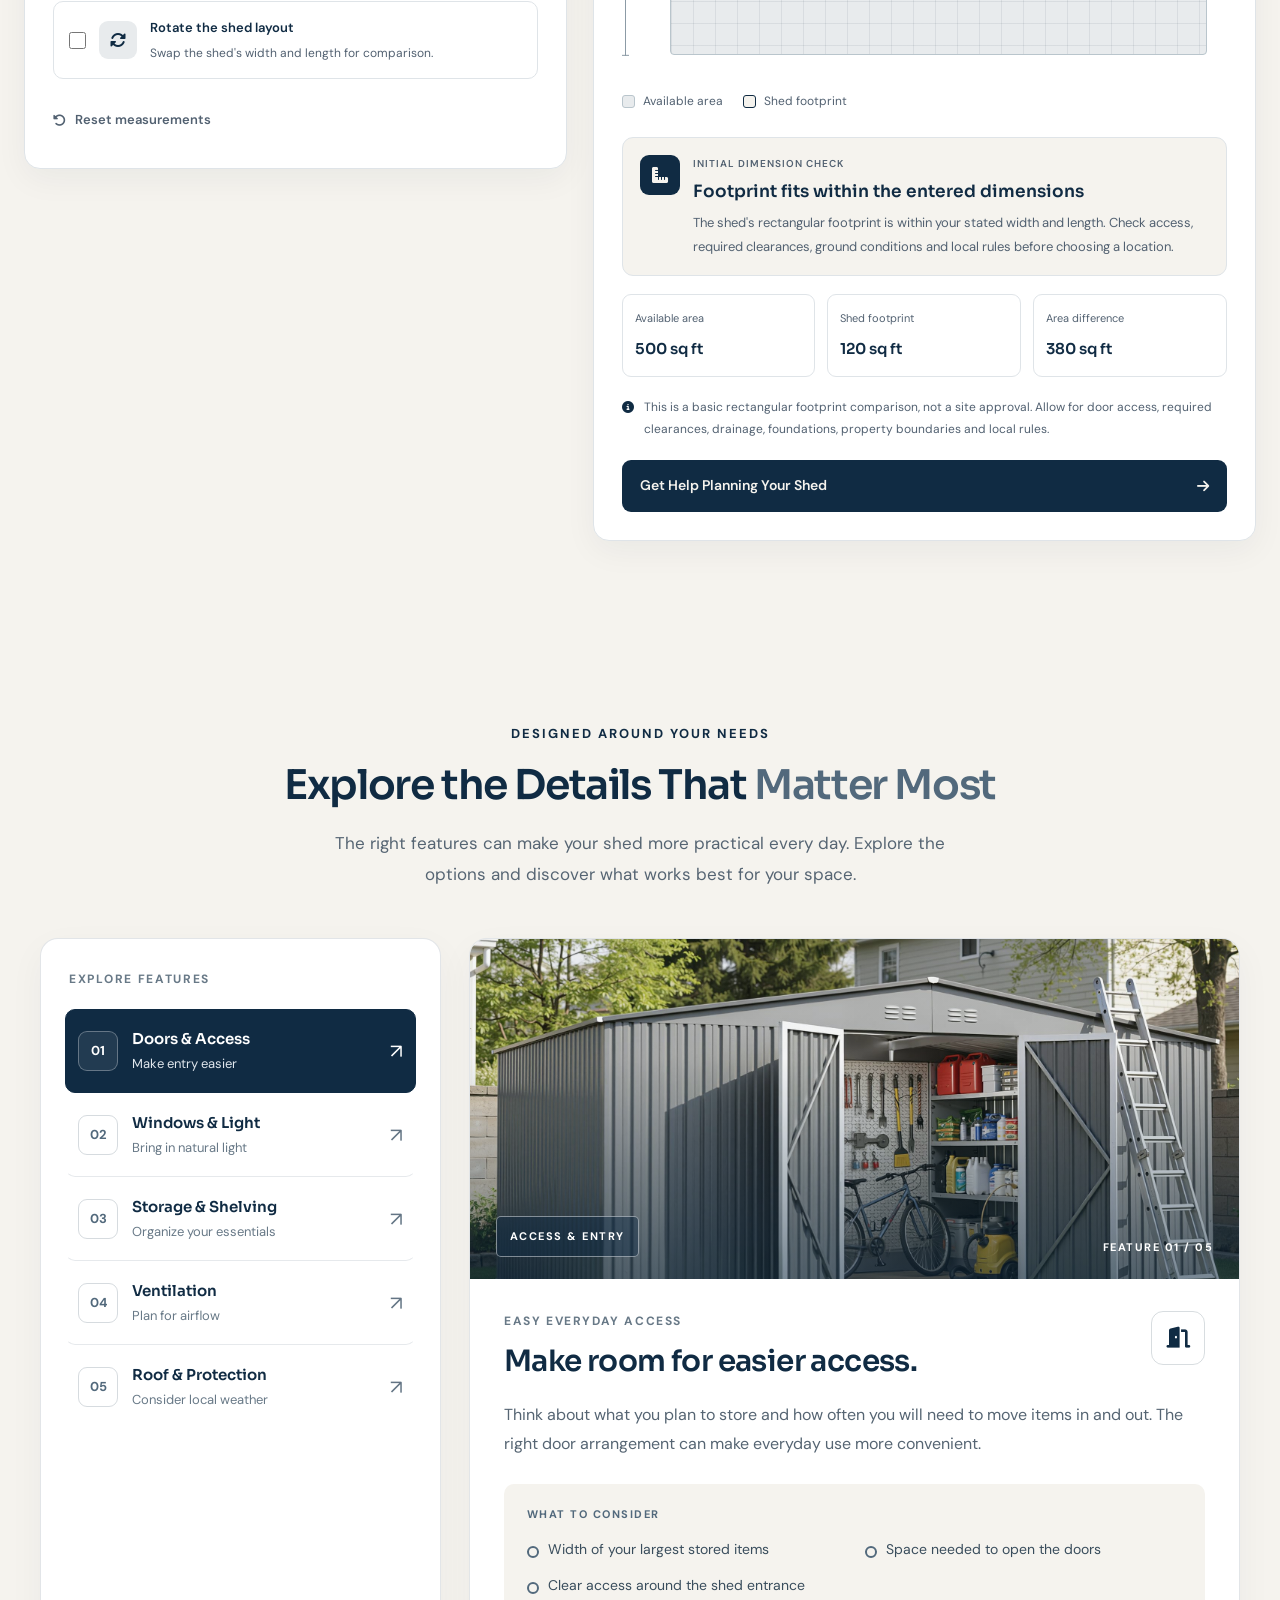
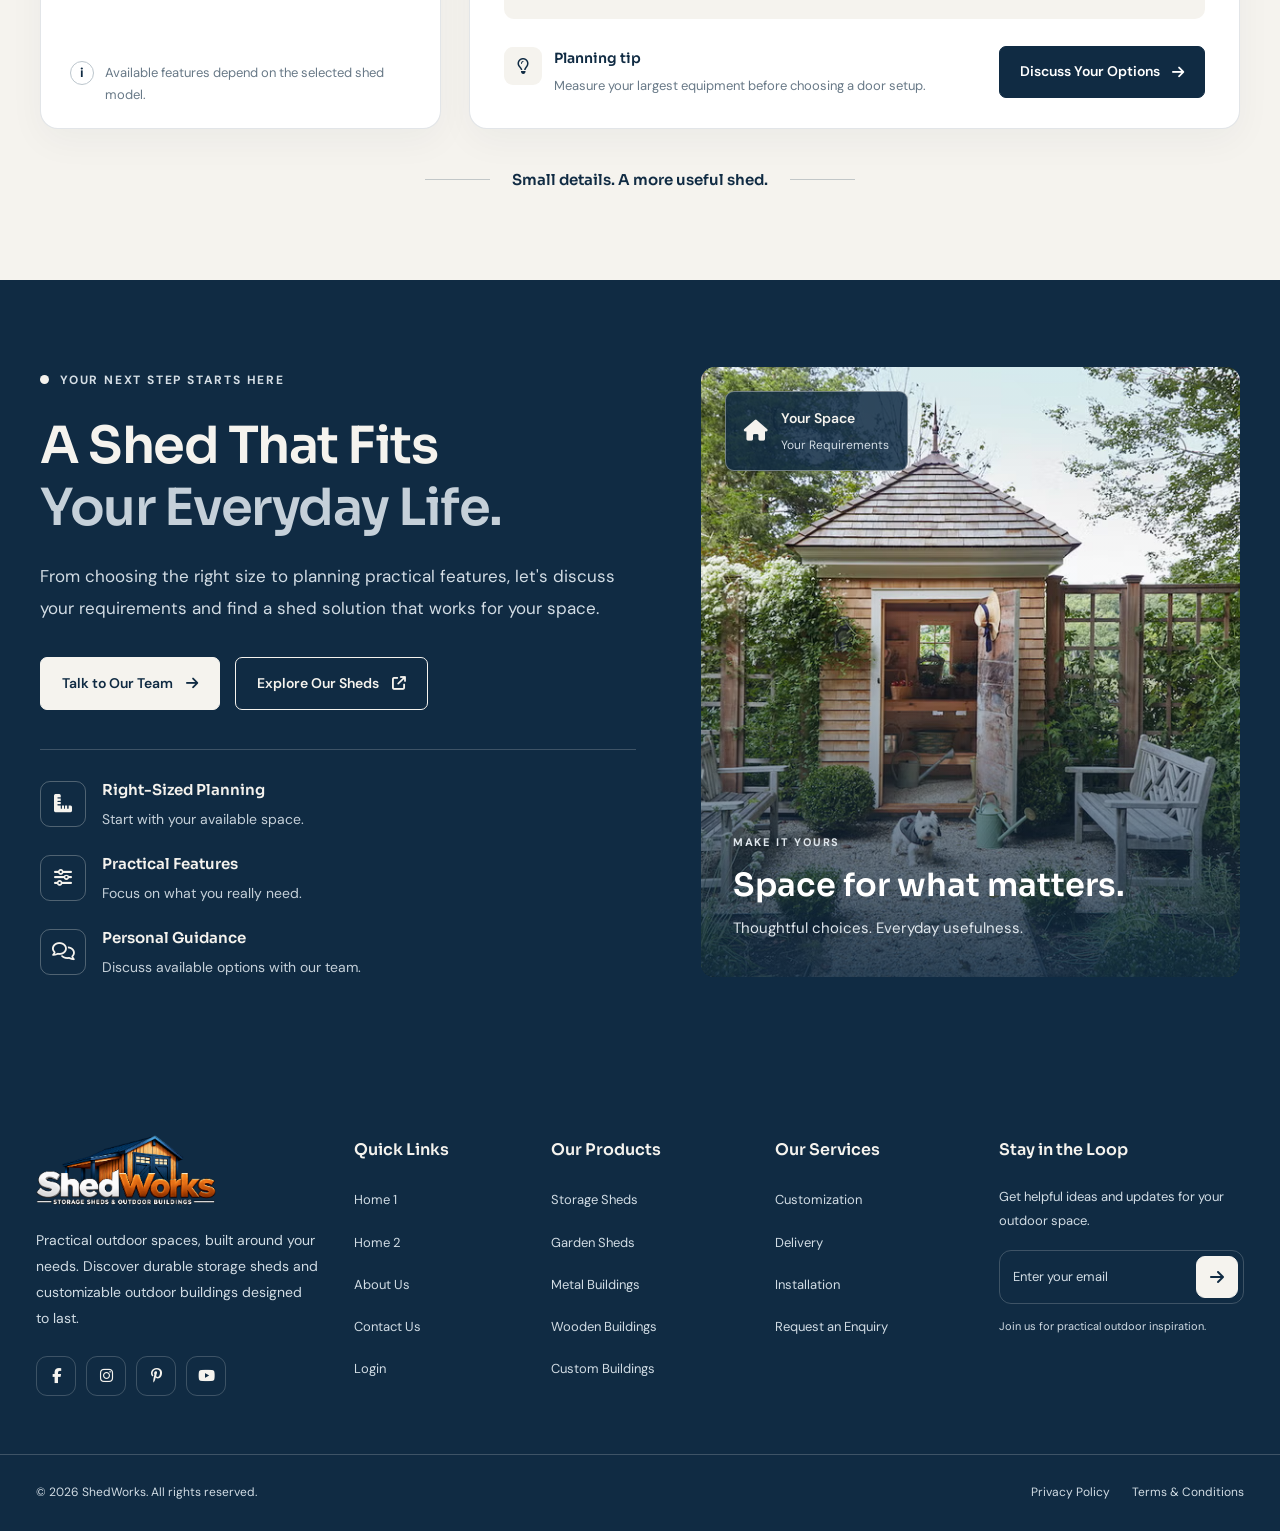
<file: customization.html>
<!DOCTYPE html>
<html lang="en">

<head>
    <meta charset="UTF-8">
    <meta name="viewport" content="width=device-width, initial-scale=1.0">
    <script src="js/preferences.js"></script>

    <title>ShedWorks</title>

    <meta name="description"
        content="Explore durable storage sheds, garden sheds, garages, and customizable outdoor buildings with ShedWorks.">

    <!-- Google Fonts -->
    <link rel="preconnect" href="https://fonts.googleapis.com">
    <link rel="preconnect" href="https://fonts.gstatic.com" crossorigin>

    <!-- Website Favicon -->
    <link rel="icon" type="image/png" href="images/favicon.png">


    <link href="https://fonts.googleapis.com/css2?family=DM+Sans:wght@400;500&family=Sora:wght@400;500;600&display=swap"
        rel="stylesheet">

    <!-- Font Awesome -->
    <link rel="stylesheet" href="https://cdnjs.cloudflare.com/ajax/libs/font-awesome/6.7.2/css/all.min.css">

    <!-- Main CSS -->
    <link rel="stylesheet" href="css/style.css">
</head>

<body>


    <!-- ================= HEADER ================= -->
    <header class="sw-header" id="siteHeader">
        <div class="sw-header-inner">

            <!-- Logo: Left Edge -->
            <a href="index.html" class="sw-logo" aria-label="ShedWorks Home">
                <img src="images/logo.png" alt="ShedWorks - Storage Sheds and Outdoor Buildings">
            </a>

            <!-- Desktop Navigation: Center -->
            <nav class="sw-desktop-nav" aria-label="Main navigation">
                <div class="sw-nav-item sw-home-item">
                    <button class="sw-nav-link sw-home-trigger" type="button" aria-expanded="false"
                        aria-controls="swHomeDropdown">
                        <span>Home</span>
                        <i class="fa-solid fa-chevron-down"></i>
                    </button>

                    <div class="sw-home-dropdown" id="swHomeDropdown">
                        <a href="index.html">Home 1</a>
                        <a href="home-2.html">Home 2</a>
                    </div>
                </div>

                <a href="about.html" class="sw-nav-link">About</a>
                <a href="products.html" class="sw-nav-link">Products</a>
                <a href="customization.html" class="sw-nav-link">Customization</a>
                <a href="delivery-installation.html" class="sw-nav-link">
                    Delivery &amp; Installation
                </a>
                <a href="contact.html" class="sw-nav-link">Contact</a>
            </nav>

            <!-- Desktop Actions: Right Edge -->
            <div class="sw-desktop-actions">

                <button class="sw-icon-btn sw-theme-toggle" type="button" aria-label="Enable dark mode"
                    title="Toggle dark mode">
                    <i class="fa-solid fa-moon"></i>
                </button>

                <button class="sw-icon-btn sw-rtl-toggle" type="button" aria-label="Switch to RTL layout"
                    aria-pressed="false" title="Toggle RTL">
                    <i class="fa-solid fa-right-left"></i>
                </button>

                <a href="login.html" class="sw-login-btn">
                    <i class="fa-regular fa-user"></i>
                    <span>Login</span>
                </a>

            </div>

            <!-- Responsive Menu Toggle -->
            <button class="sw-menu-toggle" type="button" aria-label="Open navigation menu" aria-expanded="false"
                aria-controls="swMobileMenu">
                <span></span>
                <span></span>
                <span></span>
            </button>

        </div>

        <!-- Responsive Navigation Panel -->
        <div class="sw-mobile-menu" id="swMobileMenu" aria-hidden="true">

            <nav class="sw-mobile-nav" aria-label="Mobile navigation">

                <div class="sw-mobile-home">
                    <button class="sw-mobile-home-trigger" type="button" aria-expanded="false"
                        aria-controls="swMobileHomeDropdown">
                        <span>Home</span>
                        <i class="fa-solid fa-chevron-down"></i>
                    </button>

                    <div class="sw-mobile-home-dropdown" id="swMobileHomeDropdown">
                        <a href="index.html">Home 1</a>
                        <a href="home-2.html">Home 2</a>
                    </div>
                </div>

                <a href="about.html">About</a>
                <a href="products.html">Products</a>
                <a href="customization.html">Customization</a>
                <a href="delivery-installation.html">
                    Delivery &amp; Installation
                </a>
                <a href="contact.html">Contact</a>

            </nav>

            <!-- Toggles and Login Inside Responsive Menu -->
            <div class="sw-mobile-actions">

                <button class="sw-mobile-action sw-theme-toggle" type="button" aria-label="Enable dark mode">
                    <i class="fa-solid fa-moon"></i>
                    <span>Dark Mode</span>
                </button>

                <button class="sw-mobile-action sw-rtl-toggle" type="button" aria-pressed="false"
                    aria-label="Switch to RTL layout">
                    <i class="fa-solid fa-right-left"></i>
                    <span>RTL</span>
                </button>

                <a href="login.html" class="sw-mobile-login">
                    <i class="fa-regular fa-user"></i>
                    <span>Login</span>
                </a>

            </div>
        </div>
    </header>
    <!-- =============== END HEADER =============== -->


    <!-- =========================================
     SHEDWORKS — COMMON INNER PAGE HERO
========================================= -->
    <section class="sw-pagehero custom-banner" id="pageHero">

        <div class="sw-pagehero-overlay"></div>

        <div class="sw-pagehero-container">

            <div class="sw-pagehero-content">

                <div class="sw-pagehero-breadcrumb">
                    <a href="index.html">Home</a>
                    <i class="fa-solid fa-chevron-right"></i>
                    <span aria-current="page">Customization</span>
                </div>

                <h1 class="sw-pagehero-title">
                    Your Shed. Your Style.
                </h1>

                <p class="sw-pagehero-description">
                    Create a space that fits your needs with available size, colour, door and window options. Explore
                    the possibilities and find the right combination for your property.
                </p>

                <div class="sw-pagehero-bottom">
                    <span class="sw-pagehero-bottom-line"></span>
                    <span class="sw-pagehero-bottom-text">
                        YOUR SPACE. YOUR POSSIBILITIES.
                    </span>
                </div>

            </div>

        </div>

    </section>
    <!-- =============== END COMMON PAGE HERO =============== -->



    <!-- SECTION 2: INTERACTIVE CUSTOMIZATION STUDIO -->
    <section class="sw-studio" id="customization-studio">
        <div class="sw-studio-container">

            <div class="sw-studio-heading">
                <span class="sw-studio-eyebrow">YOUR BUILDING, YOUR CHOICES</span>
                <h2>Build Your Shed Around Your Needs.</h2>
                <p>
                    Choose your preferred size, appearance and features.
                    Review your selections before contacting our team.
                </p>
            </div>

            <div class="sw-studio-layout">

                <!-- LEFT: CUSTOMIZATION CONTROLS -->
                <div class="sw-studio-controls">

                    <div class="sw-studio-progress">
                        <div class="sw-studio-progress-top">
                            <span>Your customization</span>
                            <span id="swStudioProgressText">Step 1 of 4</span>
                        </div>
                        <div class="sw-studio-progress-track">
                            <span id="swStudioProgressBar"></span>
                        </div>
                    </div>

                    <!-- STEP 1 -->
                    <div class="sw-studio-step is-active" data-step="1">
                        <div class="sw-studio-step-heading">
                            <span class="sw-studio-step-number">01</span>
                            <div>
                                <h3>Choose Your Size</h3>
                                <p>Start with the space you need.</p>
                            </div>
                        </div>

                        <div class="sw-studio-choice-grid sw-studio-size-grid">
                            <label class="sw-studio-choice">
                                <input type="radio" name="swStudioSize" value="Small"
                                    data-detail="Compact storage needs" checked>
                                <span class="sw-studio-choice-inner">
                                    <i class="fa-solid fa-box" aria-hidden="true"></i>
                                    <strong>Small</strong>
                                    <small>Compact storage</small>
                                    <span class="sw-studio-radio-mark"></span>
                                </span>
                            </label>

                            <label class="sw-studio-choice">
                                <input type="radio" name="swStudioSize" value="Medium"
                                    data-detail="Everyday storage needs">
                                <span class="sw-studio-choice-inner">
                                    <i class="fa-solid fa-warehouse" aria-hidden="true"></i>
                                    <strong>Medium</strong>
                                    <small>Everyday storage</small>
                                    <span class="sw-studio-radio-mark"></span>
                                </span>
                            </label>

                            <label class="sw-studio-choice">
                                <input type="radio" name="swStudioSize" value="Large"
                                    data-detail="More room for equipment">
                                <span class="sw-studio-choice-inner">
                                    <i class="fa-solid fa-house" aria-hidden="true"></i>
                                    <strong>Large</strong>
                                    <small>More room</small>
                                    <span class="sw-studio-radio-mark"></span>
                                </span>
                            </label>
                        </div>

                        <p class="sw-studio-helper">
                            <i class="fa-solid fa-ruler-combined" aria-hidden="true"></i>
                            Need exact dimensions? Confirm available measurements with our team.
                        </p>
                    </div>

                    <!-- STEP 2 -->
                    <div class="sw-studio-step" data-step="2">
                        <div class="sw-studio-step-heading">
                            <span class="sw-studio-step-number">02</span>
                            <div>
                                <h3>Select Your Colour</h3>
                                <p>Choose the look that suits your property.</p>
                            </div>
                        </div>

                        <div class="sw-studio-colours">
                            <label class="sw-studio-colour">
                                <input type="radio" name="swStudioColour" value="Navy" checked>
                                <span class="sw-studio-colour-swatch sw-studio-navy"></span>
                                <span>Navy</span>
                                <i class="fa-solid fa-check" aria-hidden="true"></i>
                            </label>

                            <label class="sw-studio-colour">
                                <input type="radio" name="swStudioColour" value="Charcoal">
                                <span class="sw-studio-colour-swatch sw-studio-charcoal"></span>
                                <span>Charcoal</span>
                                <i class="fa-solid fa-check" aria-hidden="true"></i>
                            </label>

                            <label class="sw-studio-colour">
                                <input type="radio" name="swStudioColour" value="Ivory">
                                <span class="sw-studio-colour-swatch sw-studio-ivory"></span>
                                <span>Ivory</span>
                                <i class="fa-solid fa-check" aria-hidden="true"></i>
                            </label>

                            <label class="sw-studio-colour">
                                <input type="radio" name="swStudioColour" value="Forest Green">
                                <span class="sw-studio-colour-swatch sw-studio-forest"></span>
                                <span>Forest Green</span>
                                <i class="fa-solid fa-check" aria-hidden="true"></i>
                            </label>
                        </div>

                        <p class="sw-studio-helper">
                            Colour choices shown are examples. Actual availability depends on the building model.
                        </p>
                    </div>

                    <!-- STEP 3 -->
                    <div class="sw-studio-step" data-step="3">
                        <div class="sw-studio-step-heading">
                            <span class="sw-studio-step-number">03</span>
                            <div>
                                <h3>Doors & Windows</h3>
                                <p>Think about access, equipment and natural light.</p>
                            </div>
                        </div>

                        <div class="sw-studio-field">
                            <label for="swStudioDoor">Preferred door setup</label>
                            <select id="swStudioDoor" name="swStudioDoor">
                                <option value="Single door">Single door</option>
                                <option value="Double doors">Double doors</option>
                                <option value="Not sure yet">Not sure yet</option>
                            </select>
                        </div>

                        <div class="sw-studio-field">
                            <label>Would you like windows?</label>
                            <div class="sw-studio-toggle-options">
                                <label>
                                    <input type="radio" name="swStudioWindow" value="Yes">
                                    <span>Yes, windows</span>
                                </label>
                                <label>
                                    <input type="radio" name="swStudioWindow" value="No" checked>
                                    <span>No windows</span>
                                </label>
                                <label>
                                    <input type="radio" name="swStudioWindow" value="Undecided">
                                    <span>Undecided</span>
                                </label>
                            </div>
                        </div>
                    </div>

                    <!-- STEP 4 -->
                    <div class="sw-studio-step" data-step="4">
                        <div class="sw-studio-step-heading">
                            <span class="sw-studio-step-number">04</span>
                            <div>
                                <h3>Make It Work for You</h3>
                                <p>Tell us how you plan to use your building.</p>
                            </div>
                        </div>

                        <div class="sw-studio-field">
                            <label for="swStudioPurpose">Main purpose</label>
                            <select id="swStudioPurpose" name="swStudioPurpose">
                                <option value="General storage">General storage</option>
                                <option value="Garden equipment">Garden equipment</option>
                                <option value="Workshop">Workshop</option>
                                <option value="Tools and machinery">Tools and machinery</option>
                                <option value="Other purpose">Other</option>
                            </select>
                        </div>

                        <div class="sw-studio-field">
                            <span class="sw-studio-field-label">Features to discuss</span>

                            <div class="sw-studio-addon-list">
                                <label class="sw-studio-addon">
                                    <input type="checkbox" name="swStudioAddon" value="Shelving">
                                    <span class="sw-studio-addon-icon">
                                        <i class="fa-solid fa-layer-group" aria-hidden="true"></i>
                                    </span>
                                    <span class="sw-studio-addon-text">
                                        <strong>Shelving</strong>
                                        <small>Organized storage</small>
                                    </span>
                                    <i class="fa-solid fa-plus sw-studio-addon-plus" aria-hidden="true"></i>
                                </label>

                                <label class="sw-studio-addon">
                                    <input type="checkbox" name="swStudioAddon" value="Ramp">
                                    <span class="sw-studio-addon-icon">
                                        <i class="fa-solid fa-arrow-right-to-bracket" aria-hidden="true"></i>
                                    </span>
                                    <span class="sw-studio-addon-text">
                                        <strong>Access ramp</strong>
                                        <small>For easier equipment access</small>
                                    </span>
                                    <i class="fa-solid fa-plus sw-studio-addon-plus" aria-hidden="true"></i>
                                </label>

                                <label class="sw-studio-addon">
                                    <input type="checkbox" name="swStudioAddon" value="Additional ventilation">
                                    <span class="sw-studio-addon-icon">
                                        <i class="fa-solid fa-wind" aria-hidden="true"></i>
                                    </span>
                                    <span class="sw-studio-addon-text">
                                        <strong>Ventilation</strong>
                                        <small>Discuss airflow requirements</small>
                                    </span>
                                    <i class="fa-solid fa-plus sw-studio-addon-plus" aria-hidden="true"></i>
                                </label>
                            </div>
                        </div>
                    </div>

                    <!-- STEP NAVIGATION -->
                    <div class="sw-studio-navigation">
                        <button type="button" class="sw-studio-back" id="swStudioBack" disabled>
                            <i class="fa-solid fa-arrow-left" aria-hidden="true"></i>
                            Back
                        </button>

                        <button type="button" class="sw-studio-next" id="swStudioNext">
                            Continue
                            <i class="fa-solid fa-arrow-right" aria-hidden="true"></i>
                        </button>
                    </div>

                </div>

                <!-- RIGHT: LIVE SUMMARY -->
                <aside class="sw-studio-preview">

                    <div class="sw-studio-preview-top">
                        <span class="sw-studio-preview-label">
                            <i class="fa-solid fa-sliders" aria-hidden="true"></i>
                            YOUR DESIGN SUMMARY
                        </span>
                        <span class="sw-studio-live">
                            <span></span> Live updates
                        </span>
                    </div>

                    <div class="sw-studio-preview-image">
                        <img src="images/customize-studio.jpg" alt="Example outdoor storage shed" loading="lazy">
                        <span class="sw-studio-preview-tag">ILLUSTRATIVE EXAMPLE</span>
                    </div>

                    <div class="sw-studio-preview-body">
                        <h3>Your Shed Preferences</h3>
                        <p class="sw-studio-preview-description">
                            Your selections will appear here as you customize.
                        </p>

                        <div class="sw-studio-summary">

                            <div class="sw-studio-summary-row">
                                <span>Preferred size</span>
                                <strong id="swSummarySize">Small</strong>
                            </div>

                            <div class="sw-studio-summary-row">
                                <span>Colour choice</span>
                                <strong id="swSummaryColour">Navy</strong>
                            </div>

                            <div class="sw-studio-summary-row">
                                <span>Door setup</span>
                                <strong id="swSummaryDoor">Single door</strong>
                            </div>

                            <div class="sw-studio-summary-row">
                                <span>Windows</span>
                                <strong id="swSummaryWindow">No</strong>
                            </div>

                            <div class="sw-studio-summary-row">
                                <span>Main purpose</span>
                                <strong id="swSummaryPurpose">General storage</strong>
                            </div>

                            <div class="sw-studio-summary-row sw-studio-summary-features">
                                <span>Features to discuss</span>
                                <strong id="swSummaryAddons">None selected</strong>
                            </div>

                        </div>

                        <div class="sw-studio-preview-note">
                            <i class="fa-solid fa-circle-info" aria-hidden="true"></i>
                            <p>
                                This is a preference summary, not a confirmed quote.
                                Final options and pricing require confirmation.
                            </p>
                        </div>

                        <button type="button" class="sw-studio-submit" id="swStudioSubmit">
                            Send My Preferences
                            <i class="fa-solid fa-arrow-up-right-from-square" aria-hidden="true"></i>
                        </button>

                        <button type="button" class="sw-studio-reset" id="swStudioReset">
                            <i class="fa-solid fa-rotate-left" aria-hidden="true"></i>
                            Start Over
                        </button>
                    </div>

                </aside>
            </div>

        </div>
    </section>


    <!-- SECTION 3: MATERIAL COMPARISON -->
    <section class="sw-material-tool" id="customize-material-guide">
        <div class="sw-material-container">

            <div class="sw-material-heading">
                <span class="sw-material-eyebrow">MAKE AN INFORMED CHOICE</span>
                <h2>Find the Right Material for Your Shed.</h2>
                <p>
                    Compare the key considerations behind different materials
                    and decide what matters most for your building.
                </p>
            </div>

            <div class="sw-material-layout">

                <!-- LEFT: MATERIAL SELECTOR -->
                <div class="sw-material-selector">

                    <div class="sw-material-selector-top">
                        <span class="sw-material-step">01 / SELECT A MATERIAL</span>
                        <span class="sw-material-live">
                            <span></span> Interactive guide
                        </span>
                    </div>

                    <div class="sw-material-tabs" role="group" aria-label="Choose a material">

                        <button type="button" class="sw-material-tab is-active" data-material="wood"
                            aria-pressed="true">
                            <span class="sw-material-tab-icon">
                                <i class="fa-solid fa-tree" aria-hidden="true"></i>
                            </span>
                            <span>
                                <strong>Wood</strong>
                                <small>Natural appearance</small>
                            </span>
                            <i class="fa-solid fa-arrow-up-right-from-square" aria-hidden="true"></i>
                        </button>

                        <button type="button" class="sw-material-tab" data-material="metal" aria-pressed="false">
                            <span class="sw-material-tab-icon">
                                <i class="fa-solid fa-warehouse" aria-hidden="true"></i>
                            </span>
                            <span>
                                <strong>Metal</strong>
                                <small>Practical construction</small>
                            </span>
                            <i class="fa-solid fa-arrow-up-right-from-square" aria-hidden="true"></i>
                        </button>

                        <button type="button" class="sw-material-tab" data-material="resin" aria-pressed="false">
                            <span class="sw-material-tab-icon">
                                <i class="fa-solid fa-cubes" aria-hidden="true"></i>
                            </span>
                            <span>
                                <strong>Resin / Plastic</strong>
                                <small>Easy-care option</small>
                            </span>
                            <i class="fa-solid fa-arrow-up-right-from-square" aria-hidden="true"></i>
                        </button>

                    </div>

                    <div class="sw-material-detail" aria-live="polite">
                        <div class="sw-material-detail-image">
                            <img id="swMaterialImage" src="images/customize-material-wood.jpg"
                                alt="Wooden outdoor storage shed" loading="lazy">
                            <span id="swMaterialImageLabel">MATERIAL 01</span>
                        </div>

                        <div class="sw-material-detail-content">
                            <span class="sw-material-detail-eyebrow" id="swMaterialEyebrow">
                                NATURAL CHARACTER
                            </span>

                            <h3 id="swMaterialTitle">Wood</h3>

                            <p id="swMaterialDescription">
                                A traditional appearance with flexibility for different
                                exterior styles. Maintenance and finish requirements depend
                                on the specific wood and product.
                            </p>

                            <div class="sw-material-highlights" id="swMaterialHighlights">
                                <span><i class="fa-solid fa-check" aria-hidden="true"></i> Natural look</span>
                                <span><i class="fa-solid fa-check" aria-hidden="true"></i> Style flexibility</span>
                                <span><i class="fa-solid fa-check" aria-hidden="true"></i> Finish considerations</span>
                            </div>
                        </div>
                    </div>

                </div>

                <!-- RIGHT: USER PRIORITIES -->
                <div class="sw-material-priorities">

                    <span class="sw-material-step">02 / WHAT MATTERS MOST?</span>
                    <h3>Choose Your Priority.</h3>
                    <p>
                        Select the factor that matters most to you.
                        We'll highlight the comparison points worth reviewing.
                    </p>

                    <div class="sw-material-priority-list">

                        <label class="sw-material-priority">
                            <input type="radio" name="swMaterialPriority" value="maintenance" checked>
                            <span class="sw-material-priority-icon">
                                <i class="fa-solid fa-hand-sparkles" aria-hidden="true"></i>
                            </span>
                            <span class="sw-material-priority-copy">
                                <strong>Maintenance</strong>
                                <small>Cleaning, upkeep and finish requirements</small>
                            </span>
                            <span class="sw-material-priority-check">
                                <i class="fa-solid fa-check" aria-hidden="true"></i>
                            </span>
                        </label>

                        <label class="sw-material-priority">
                            <input type="radio" name="swMaterialPriority" value="appearance">
                            <span class="sw-material-priority-icon">
                                <i class="fa-solid fa-palette" aria-hidden="true"></i>
                            </span>
                            <span class="sw-material-priority-copy">
                                <strong>Appearance</strong>
                                <small>Texture, finish and overall style</small>
                            </span>
                            <span class="sw-material-priority-check">
                                <i class="fa-solid fa-check" aria-hidden="true"></i>
                            </span>
                        </label>

                        <label class="sw-material-priority">
                            <input type="radio" name="swMaterialPriority" value="durability">
                            <span class="sw-material-priority-icon">
                                <i class="fa-solid fa-shield-halved" aria-hidden="true"></i>
                            </span>
                            <span class="sw-material-priority-copy">
                                <strong>Durability</strong>
                                <small>Weather exposure and expected service life</small>
                            </span>
                            <span class="sw-material-priority-check">
                                <i class="fa-solid fa-check" aria-hidden="true"></i>
                            </span>
                        </label>

                        <label class="sw-material-priority">
                            <input type="radio" name="swMaterialPriority" value="usage">
                            <span class="sw-material-priority-icon">
                                <i class="fa-solid fa-toolbox" aria-hidden="true"></i>
                            </span>
                            <span class="sw-material-priority-copy">
                                <strong>Intended Use</strong>
                                <small>Everyday storage, tools or workspace needs</small>
                            </span>
                            <span class="sw-material-priority-check">
                                <i class="fa-solid fa-check" aria-hidden="true"></i>
                            </span>
                        </label>

                    </div>

                    <div class="sw-material-insight" aria-live="polite">
                        <span class="sw-material-insight-icon">
                            <i class="fa-solid fa-lightbulb" aria-hidden="true"></i>
                        </span>
                        <div>
                            <strong id="swMaterialInsightTitle">What to compare</strong>
                            <p id="swMaterialInsightText">
                                Check cleaning requirements, repainting or treatment needs,
                                and the manufacturer's maintenance instructions.
                            </p>
                        </div>
                    </div>

                    <button type="button" class="sw-material-compare-btn" id="swMaterialCompare">
                        Compare All Materials
                        <i class="fa-solid fa-arrow-down" aria-hidden="true"></i>
                    </button>

                </div>
            </div>

            <!-- COMPARISON TABLE -->
            <div class="sw-material-comparison" id="sw-material-comparison">

                <div class="sw-material-comparison-heading">
                    <div>
                        <span class="sw-material-step">03 / SIDE-BY-SIDE</span>
                        <h3>Compare Before You Decide.</h3>
                    </div>
                    <p>
                        General considerations only. Actual performance depends on
                        the product, construction, finish and installation.
                    </p>
                </div>

                <div class="sw-material-table-wrap">
                    <table class="sw-material-table">
                        <thead>
                            <tr>
                                <th scope="col">What to compare</th>
                                <th scope="col">Wood</th>
                                <th scope="col">Metal</th>
                                <th scope="col">Resin / Plastic</th>
                            </tr>
                        </thead>
                        <tbody>
                            <tr data-compare="appearance">
                                <th scope="row">Appearance</th>
                                <td>Natural grain and traditional styles</td>
                                <td>Clean, practical exterior styles</td>
                                <td>Varies by moulded finish and design</td>
                            </tr>
                            <tr data-compare="maintenance">
                                <th scope="row">Maintenance</th>
                                <td>May need periodic sealing, painting or treatment</td>
                                <td>Check coating condition and corrosion protection</td>
                                <td>Often straightforward cleaning; check product care</td>
                            </tr>
                            <tr data-compare="durability">
                                <th scope="row">Weather considerations</th>
                                <td>Moisture protection and ventilation matter</td>
                                <td>Coating, corrosion resistance and condensation matter</td>
                                <td>UV exposure, temperature and material quality matter</td>
                            </tr>
                            <tr data-compare="usage">
                                <th scope="row">Intended use</th>
                                <td>Check structure and load suitability for the intended use</td>
                                <td>Check structure, access and intended-use requirements</td>
                                <td>Check dimensions, load limits and intended-use requirements</td>
                            </tr>
                            <tr data-compare="maintenance">
                                <th scope="row">Before purchasing</th>
                                <td>Ask about treatment and upkeep schedules</td>
                                <td>Ask about finish, corrosion protection and ventilation</td>
                                <td>Ask about UV resistance, assembly and load limits</td>
                            </tr>
                        </tbody>
                    </table>
                </div>

                <div class="sw-material-disclaimer">
                    <i class="fa-solid fa-circle-info" aria-hidden="true"></i>
                    <p>
                        This guide is for general comparison, not a product rating.
                        Verify specifications, warranties, local weather suitability
                        and available materials with ShedWorks before purchasing.
                    </p>
                </div>

                <div class="sw-material-bottom">
                    <div>
                        <h3>Found a material worth exploring?</h3>
                        <p>Ask our team which options are available for your preferred building.</p>
                    </div>
                    <a href="contact.html" class="sw-material-contact">
                        Check Availability
                        <i class="fa-solid fa-arrow-right" aria-hidden="true"></i>
                    </a>
                </div>

            </div>

        </div>
    </section>


    <!-- SECTION 4: SHED SPACE PLANNER -->
    <section class="sw-space-planner" id="customize-space-planner">
        <div class="sw-space-container">

            <div class="sw-space-heading">
                <span class="sw-space-eyebrow">PLAN BEFORE YOU BUILD</span>
                <h2>Will Your Shed Fit Your Space?</h2>
                <p>
                    Enter your available area and preferred shed dimensions to
                    compare the footprint and plan your next steps.
                </p>
            </div>

            <div class="sw-space-layout">

                <!-- INPUT PANEL -->
                <div class="sw-space-form">

                    <div class="sw-space-panel-heading">
                        <span class="sw-space-step">01</span>
                        <div>
                            <h3>Your Available Space</h3>
                            <p>Measure the clear area where you plan to place the shed.</p>
                        </div>
                    </div>

                    <div class="sw-space-units">
                        <span>Measurement unit</span>
                        <div class="sw-space-unit-buttons">
                            <label>
                                <input type="radio" name="swSpaceUnit" value="ft" checked>
                                <span>Feet (ft)</span>
                            </label>
                            <label>
                                <input type="radio" name="swSpaceUnit" value="m">
                                <span>Metres (m)</span>
                            </label>
                        </div>
                    </div>

                    <div class="sw-space-fields">
                        <div class="sw-space-field">
                            <label for="swAvailableWidth">Available width</label>
                            <div class="sw-space-input-wrap">
                                <input type="number" id="swAvailableWidth" min="0.1" max="10000" step="any" value="20"
                                    inputmode="decimal">
                                <span class="sw-space-unit-label">ft</span>
                            </div>
                        </div>

                        <div class="sw-space-field">
                            <label for="swAvailableLength">Available length</label>
                            <div class="sw-space-input-wrap">
                                <input type="number" id="swAvailableLength" min="0.1" max="10000" step="any" value="25"
                                    inputmode="decimal">
                                <span class="sw-space-unit-label">ft</span>
                            </div>
                        </div>
                    </div>

                    <div class="sw-space-divider"></div>

                    <div class="sw-space-panel-heading">
                        <span class="sw-space-step">02</span>
                        <div>
                            <h3>Your Preferred Shed</h3>
                            <p>Enter dimensions from the product specifications.</p>
                        </div>
                    </div>

                    <div class="sw-space-fields">
                        <div class="sw-space-field">
                            <label for="swShedWidth">Shed width</label>
                            <div class="sw-space-input-wrap">
                                <input type="number" id="swShedWidth" min="0.1" max="10000" step="any" value="10"
                                    inputmode="decimal">
                                <span class="sw-space-unit-label">ft</span>
                            </div>
                        </div>

                        <div class="sw-space-field">
                            <label for="swShedLength">Shed length</label>
                            <div class="sw-space-input-wrap">
                                <input type="number" id="swShedLength" min="0.1" max="10000" step="any" value="12"
                                    inputmode="decimal">
                                <span class="sw-space-unit-label">ft</span>
                            </div>
                        </div>
                    </div>

                    <label class="sw-space-rotate">
                        <input type="checkbox" id="swShedRotate">
                        <span class="sw-space-rotate-icon">
                            <i class="fa-solid fa-rotate" aria-hidden="true"></i>
                        </span>
                        <span>
                            <strong>Rotate the shed layout</strong>
                            <small>Swap the shed's width and length for comparison.</small>
                        </span>
                    </label>

                    <div class="sw-space-error" id="swSpaceError" role="alert" hidden></div>

                    <button type="button" class="sw-space-reset" id="swSpaceReset">
                        <i class="fa-solid fa-rotate-left" aria-hidden="true"></i>
                        Reset measurements
                    </button>

                </div>

                <!-- VISUAL PLANNER -->
                <div class="sw-space-visual-panel">

                    <div class="sw-space-visual-top">
                        <div>
                            <span class="sw-space-step">03</span>
                            <h3>Footprint Preview</h3>
                        </div>
                        <span class="sw-space-preview-label">ILLUSTRATIVE PLAN</span>
                    </div>

                    <div class="sw-space-canvas" id="swSpaceCanvas">
                        <div class="sw-space-dimension sw-space-dimension-top">
                            <span id="swSpaceAvailableWidthLabel">20 ft</span>
                        </div>

                        <div class="sw-space-dimension sw-space-dimension-left">
                            <span id="swSpaceAvailableLengthLabel">25 ft</span>
                        </div>

                        <div class="sw-space-yard" id="swSpaceYard">
                            <div class="sw-space-shed-footprint" id="swSpaceFootprint">
                                <i class="fa-solid fa-warehouse" aria-hidden="true"></i>
                                <strong>YOUR SHED</strong>
                                <span id="swSpaceShedDimensions">10 × 12 ft</span>
                            </div>
                        </div>
                    </div>

                    <div class="sw-space-legend">
                        <span><i class="sw-space-legend-yard"></i> Available area</span>
                        <span><i class="sw-space-legend-shed"></i> Shed footprint</span>
                    </div>

                    <div class="sw-space-result" id="swSpaceResult" aria-live="polite">
                        <span class="sw-space-result-icon">
                            <i class="fa-solid fa-ruler-combined" aria-hidden="true"></i>
                        </span>
                        <div>
                            <span class="sw-space-result-label">INITIAL DIMENSION CHECK</span>
                            <h4 id="swSpaceResultTitle">Checking your dimensions</h4>
                            <p id="swSpaceResultText">
                                Your footprint comparison will appear here.
                            </p>
                        </div>
                    </div>

                    <div class="sw-space-metrics">
                        <div class="sw-space-metric">
                            <span>Available area</span>
                            <strong id="swSpaceAvailableArea">500 sq ft</strong>
                        </div>
                        <div class="sw-space-metric">
                            <span>Shed footprint</span>
                            <strong id="swSpaceShedArea">120 sq ft</strong>
                        </div>
                        <div class="sw-space-metric">
                            <span>Area difference</span>
                            <strong id="swSpaceRemainingArea">380 sq ft</strong>
                        </div>
                    </div>

                    <p class="sw-space-disclaimer">
                        <i class="fa-solid fa-circle-info" aria-hidden="true"></i>
                        This is a basic rectangular footprint comparison, not a
                        site approval. Allow for door access, required clearances,
                        drainage, foundations, property boundaries and local rules.
                    </p>

                    <a href="contact.html" class="sw-space-contact">
                        Get Help Planning Your Shed
                        <i class="fa-solid fa-arrow-right" aria-hidden="true"></i>
                    </a>

                </div>
            </div>

        </div>
    </section>


    <!-- SECTION 6: SHED FEATURE EXPLORER -->
    <section class="sw-feature-section" id="shed-feature-explorer">
        <div class="sw-feature-container">

            <div class="sw-feature-heading">
                <span class="sw-feature-eyebrow">DESIGNED AROUND YOUR NEEDS</span>
                <h2>Explore the Details That <span>Matter Most</span></h2>
                <p>
                    The right features can make your shed more practical every day.
                    Explore the options and discover what works best for your space.
                </p>
            </div>

            <div class="sw-feature-layout">

                <!-- LEFT: FEATURE SELECTOR -->
                <div class="sw-feature-sidebar">
                    <span class="sw-feature-sidebar-label">EXPLORE FEATURES</span>

                    <button class="sw-feature-option is-active" type="button" data-feature="doors" aria-pressed="true">
                        <span class="sw-feature-option-number">01</span>
                        <span class="sw-feature-option-copy">
                            <strong>Doors & Access</strong>
                            <small>Make entry easier</small>
                        </span>
                        <span class="sw-feature-option-arrow" aria-hidden="true">↗</span>
                    </button>

                    <button class="sw-feature-option" type="button" data-feature="windows" aria-pressed="false">
                        <span class="sw-feature-option-number">02</span>
                        <span class="sw-feature-option-copy">
                            <strong>Windows & Light</strong>
                            <small>Bring in natural light</small>
                        </span>
                        <span class="sw-feature-option-arrow" aria-hidden="true">↗</span>
                    </button>

                    <button class="sw-feature-option" type="button" data-feature="storage" aria-pressed="false">
                        <span class="sw-feature-option-number">03</span>
                        <span class="sw-feature-option-copy">
                            <strong>Storage & Shelving</strong>
                            <small>Organize your essentials</small>
                        </span>
                        <span class="sw-feature-option-arrow" aria-hidden="true">↗</span>
                    </button>

                    <button class="sw-feature-option" type="button" data-feature="ventilation" aria-pressed="false">
                        <span class="sw-feature-option-number">04</span>
                        <span class="sw-feature-option-copy">
                            <strong>Ventilation</strong>
                            <small>Plan for airflow</small>
                        </span>
                        <span class="sw-feature-option-arrow" aria-hidden="true">↗</span>
                    </button>

                    <button class="sw-feature-option" type="button" data-feature="roof" aria-pressed="false">
                        <span class="sw-feature-option-number">05</span>
                        <span class="sw-feature-option-copy">
                            <strong>Roof & Protection</strong>
                            <small>Consider local weather</small>
                        </span>
                        <span class="sw-feature-option-arrow" aria-hidden="true">↗</span>
                    </button>

                    <div class="sw-feature-sidebar-note">
                        <span class="sw-feature-note-mark" aria-hidden="true">i</span>
                        <p>Available features depend on the selected shed model.</p>
                    </div>
                </div>

                <!-- RIGHT: DYNAMIC FEATURE DETAILS -->
                <div class="sw-feature-detail" aria-live="polite">

                    <div class="sw-feature-image-wrap">
                        <img id="swFeatureImage" src="images/feature-doors.jpg"
                            alt="Outdoor storage shed with wide double doors" loading="lazy">

                        <span class="sw-feature-image-tag" id="swFeatureTag">
                            ACCESS & ENTRY
                        </span>

                        <span class="sw-feature-image-count" id="swFeatureCount">
                            FEATURE 01 / 05
                        </span>
                    </div>

                    <div class="sw-feature-detail-content">
                        <div class="sw-feature-detail-top">
                            <div>
                                <span class="sw-feature-detail-kicker" id="swFeatureKicker">
                                    EASY EVERYDAY ACCESS
                                </span>
                                <h3 id="swFeatureTitle">Make room for easier access.</h3>
                            </div>

                            <span class="sw-feature-detail-icon" id="swFeatureIcon" aria-hidden="true">
                                <i class="fa-solid fa-door-open"></i>
                            </span>
                        </div>

                        <p class="sw-feature-description" id="swFeatureDescription">
                            Think about what you plan to store and how often you will need
                            to move items in and out. The right door arrangement can make
                            everyday use more convenient.
                        </p>

                        <div class="sw-feature-benefits">
                            <span class="sw-feature-benefits-label">WHAT TO CONSIDER</span>
                            <ul id="swFeatureBenefits">
                                <li>Width of your largest stored items</li>
                                <li>Space needed to open the doors</li>
                                <li>Clear access around the shed entrance</li>
                            </ul>
                        </div>

                        <div class="sw-feature-bottom">
                            <div class="sw-feature-tip">
                                <span class="sw-feature-tip-icon" aria-hidden="true">
                                    <i class="fa-regular fa-lightbulb"></i>
                                </span>
                                <div>
                                    <strong>Planning tip</strong>
                                    <p id="swFeatureTip">
                                        Measure your largest equipment before choosing a door setup.
                                    </p>
                                </div>
                            </div>

                            <a class="sw-feature-cta" href="contact.html">
                                Discuss Your Options
                                <i class="fa-solid fa-arrow-right" aria-hidden="true"></i>
                            </a>
                        </div>
                    </div>

                </div>
            </div>

            <div class="sw-feature-footer">
                <span class="sw-feature-footer-line"></span>
                <p>Small details. A more useful shed.</p>
                <span class="sw-feature-footer-line"></span>
            </div>

        </div>
    </section>


    <!-- SECTION 7: CUSTOMIZATION FINAL CTA -->
    <section class="sw-final-cta" id="sw-customization-cta">
        <div class="sw-final-cta-container">

            <div class="sw-final-cta-content">
                <span class="sw-final-cta-eyebrow">
                    <span class="sw-final-cta-dot"></span>
                    YOUR NEXT STEP STARTS HERE
                </span>

                <h2>
                    A Shed That Fits
                    <span>Your Everyday Life.</span>
                </h2>

                <p class="sw-final-cta-description">
                    From choosing the right size to planning practical features,
                    let's discuss your requirements and find a shed solution
                    that works for your space.
                </p>

                <div class="sw-final-cta-actions">
                    <a href="contact.html" class="sw-final-cta-primary">
                        Talk to Our Team
                        <i class="fa-solid fa-arrow-right" aria-hidden="true"></i>
                    </a>

                    <a href="products.html" class="sw-final-cta-secondary">
                        Explore Our Sheds
                        <i class="fa-solid fa-arrow-up-right-from-square" aria-hidden="true"></i>
                    </a>
                </div>

                <div class="sw-final-cta-divider"></div>

                <div class="sw-final-cta-points">
                    <div class="sw-final-cta-point">
                        <span class="sw-final-cta-point-icon">
                            <i class="fa-solid fa-ruler-combined" aria-hidden="true"></i>
                        </span>
                        <div>
                            <strong>Right-Sized Planning</strong>
                            <p>Start with your available space.</p>
                        </div>
                    </div>

                    <div class="sw-final-cta-point">
                        <span class="sw-final-cta-point-icon">
                            <i class="fa-solid fa-sliders" aria-hidden="true"></i>
                        </span>
                        <div>
                            <strong>Practical Features</strong>
                            <p>Focus on what you really need.</p>
                        </div>
                    </div>

                    <div class="sw-final-cta-point">
                        <span class="sw-final-cta-point-icon">
                            <i class="fa-regular fa-comments" aria-hidden="true"></i>
                        </span>
                        <div>
                            <strong>Personal Guidance</strong>
                            <p>Discuss available options with our team.</p>
                        </div>
                    </div>
                </div>
            </div>

            <div class="sw-final-cta-visual">
                <img src="images/customization-final-shed.jpg"
                    alt="Finished outdoor storage shed in a landscaped backyard" loading="lazy">

                <div class="sw-final-cta-image-overlay"></div>

                <div class="sw-final-cta-image-caption">
                    <span class="sw-final-cta-caption-label">MAKE IT YOURS</span>
                    <h3>Space for what matters.</h3>
                    <p>Thoughtful choices. Everyday usefulness.</p>
                </div>

                <div class="sw-final-cta-image-badge">
                    <i class="fa-solid fa-house" aria-hidden="true"></i>
                    <span>
                        <strong>Your Space</strong>
                        <small>Your Requirements</small>
                    </span>
                </div>
            </div>

        </div>
    </section>


    <!-- ================= SHEDWORKS FOOTER ================= -->
    <footer class="sw-footer">

        <!-- Main Footer -->
        <div class="sw-footer-main">
            <div class="sw-footer-container">

                <!-- Brand Column -->
                <div class="sw-footer-brand">
                    <a href="index.html" class="sw-footer-logo">
                        <img src="images/logo-light.png" alt="ShedWorks - Storage Sheds and Outdoor Buildings">
                    </a>

                    <p class="sw-footer-description">
                        Practical outdoor spaces, built around your needs.
                        Discover durable storage sheds and customizable
                        outdoor buildings designed to last.
                    </p>

                    <div class="sw-footer-socials">
                        <a href="#" aria-label="Facebook">
                            <i class="fa-brands fa-facebook-f"></i>
                        </a>
                        <a href="#" aria-label="Instagram">
                            <i class="fa-brands fa-instagram"></i>
                        </a>
                        <a href="#" aria-label="Pinterest">
                            <i class="fa-brands fa-pinterest-p"></i>
                        </a>
                        <a href="#" aria-label="YouTube">
                            <i class="fa-brands fa-youtube"></i>
                        </a>
                    </div>
                </div>

                <!-- Quick Links -->
                <div class="sw-footer-column">
                    <h3>Quick Links</h3>
                    <ul>
                        <li><a href="index.html">Home 1</a></li>
                        <li><a href="home-2.html">Home 2</a></li>
                        <li><a href="about.html">About Us</a></li>
                        <li><a href="contact.html">Contact Us</a></li>
                        <li><a href="login.html">Login</a></li>
                    </ul>
                </div>

                <!-- Products -->
                <div class="sw-footer-column">
                    <h3>Our Products</h3>
                    <ul>
                        <li><a href="products.html">Storage Sheds</a></li>
                        <li><a href="products.html">Garden Sheds</a></li>
                        <li><a href="products.html">Metal Buildings</a></li>
                        <li><a href="products.html">Wooden Buildings</a></li>
                        <li><a href="customization.html">Custom Buildings</a></li>
                    </ul>
                </div>

                <!-- Services -->
                <div class="sw-footer-column">
                    <h3>Our Services</h3>
                    <ul>
                        <li><a href="customization.html">Customization</a></li>
                        <li><a href="delivery-installation.html">Delivery</a></li>
                        <li><a href="delivery-installation.html">Installation</a></li>
                        <li><a href="contact.html">Request an Enquiry</a></li>
                    </ul>
                </div>

                <!-- Newsletter -->
                <div class="sw-footer-newsletter">
                    <h3>Stay in the Loop</h3>

                    <p>
                        Get helpful ideas and updates for your
                        outdoor space.
                    </p>

                    <form class="sw-newsletter-form" id="swNewsletterForm">
                        <label class="sw-sr-only" for="swNewsletterEmail">
                            Email address
                        </label>

                        <input type="email" id="swNewsletterEmail" name="email" placeholder="Enter your email" required>

                        <button type="submit" aria-label="Subscribe">
                            <i class="fa-solid fa-arrow-right"></i>
                        </button>
                    </form>

                    <p class="sw-newsletter-note" id="swNewsletterMessage" aria-live="polite">
                        Join us for practical outdoor inspiration.
                    </p>
                </div>

            </div>
        </div>

        <!-- Footer Bottom -->
        <div class="sw-footer-bottom">
            <div class="sw-footer-bottom-inner">

                <p>
                    &copy; <span id="swCopyrightYear"></span>
                    ShedWorks. All rights reserved.
                </p>

                <div class="sw-footer-bottom-links">
                    <a href="#">Privacy Policy</a>
                    <a href="#">Terms &amp; Conditions</a>
                </div>
            </div>
        </div>

    </footer>
    <!-- =============== END SHEDWORKS FOOTER =============== -->


    <!-- Scroll To Top Button -->
    <button class="sw-scroll-top" id="swScrollTop" type="button" aria-label="Scroll to top" title="Back to top">
        <i class="fa-solid fa-arrow-up"></i>
    </button>


    <script src="js/main.js"></script>

</body>

</html>
</file>
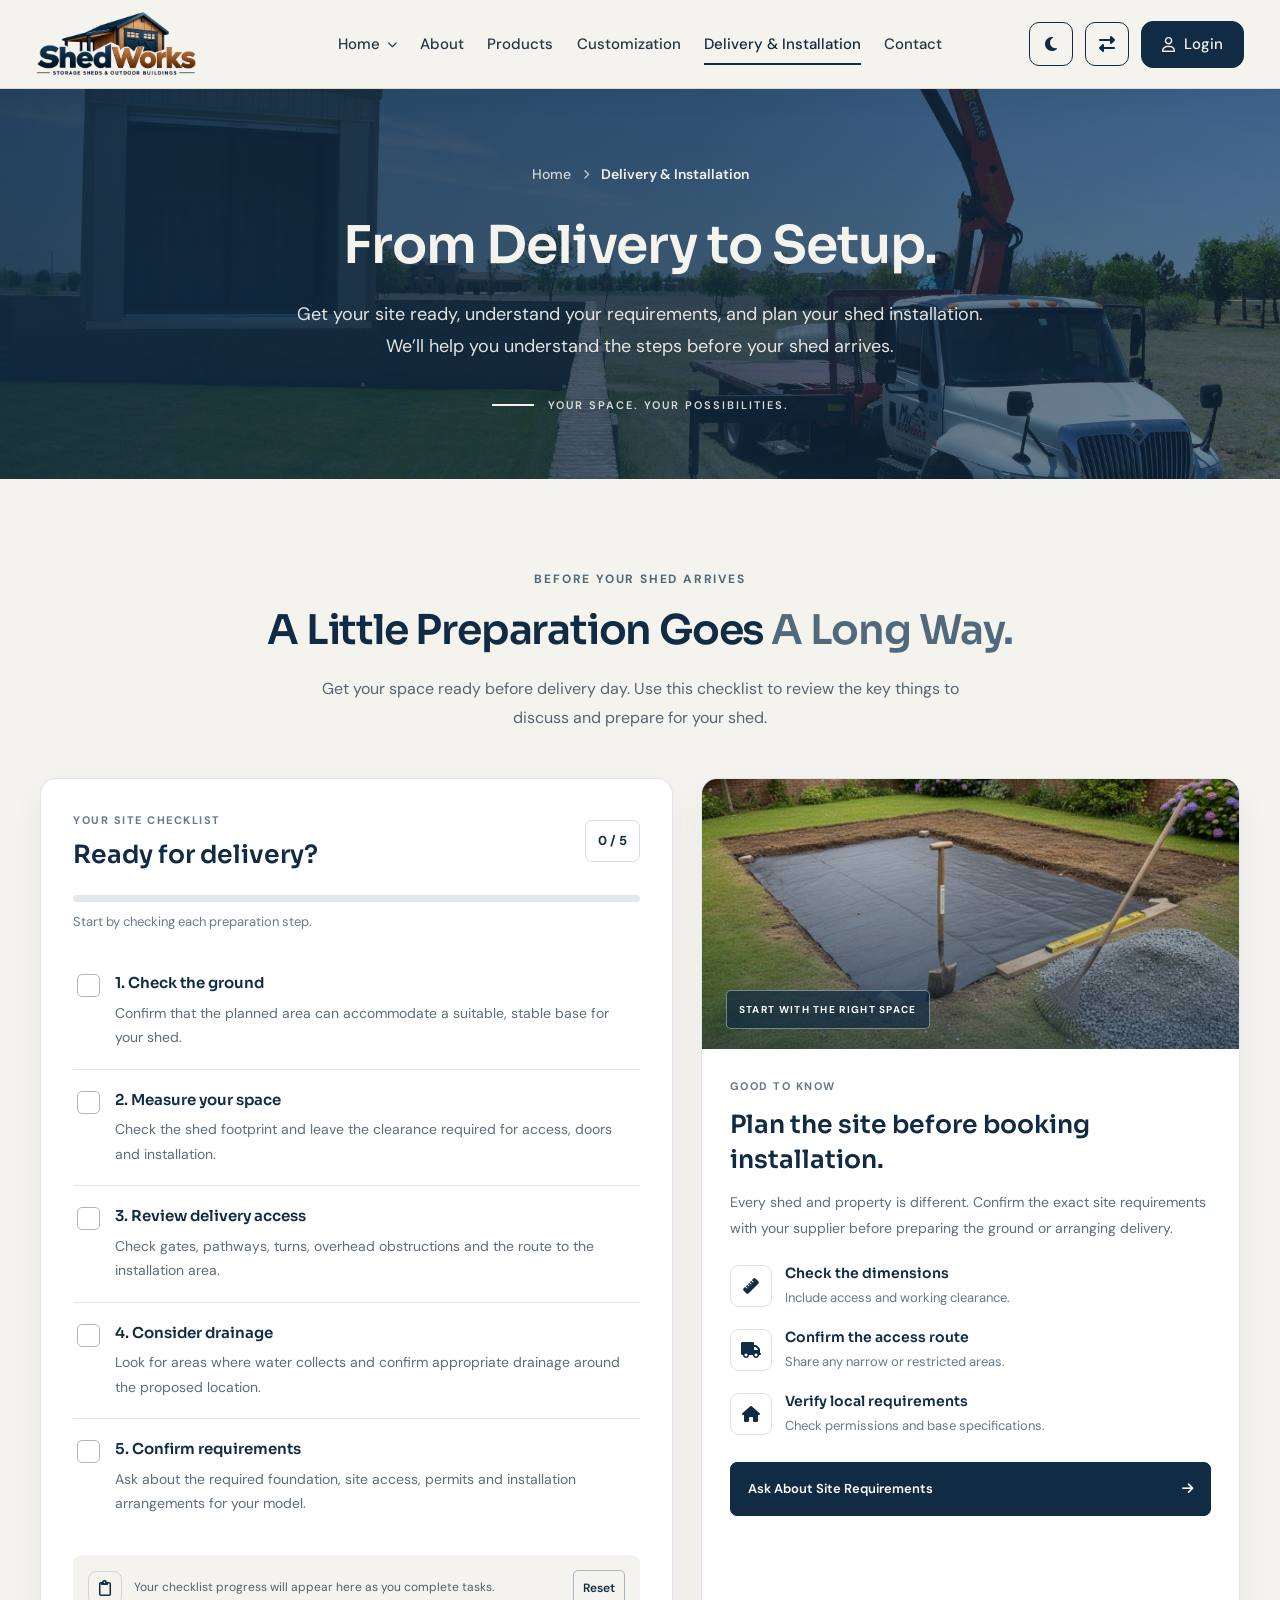
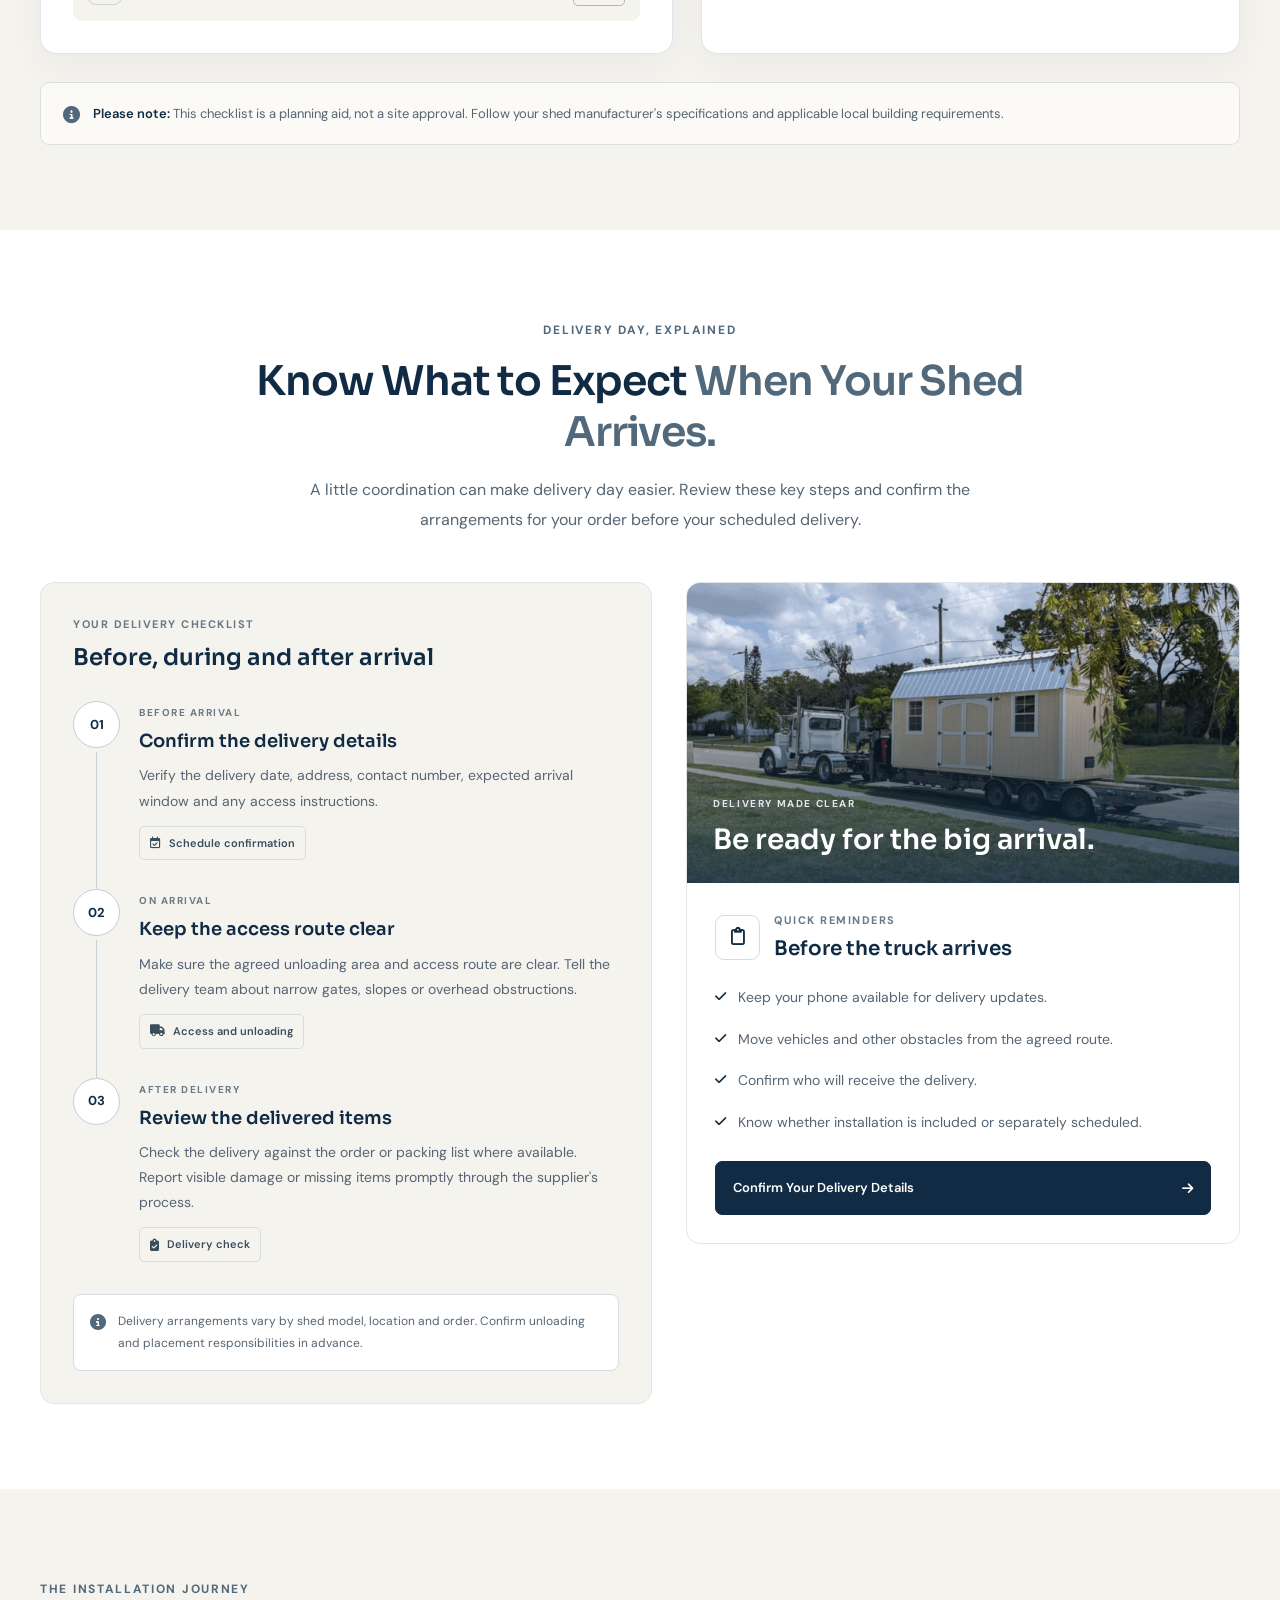
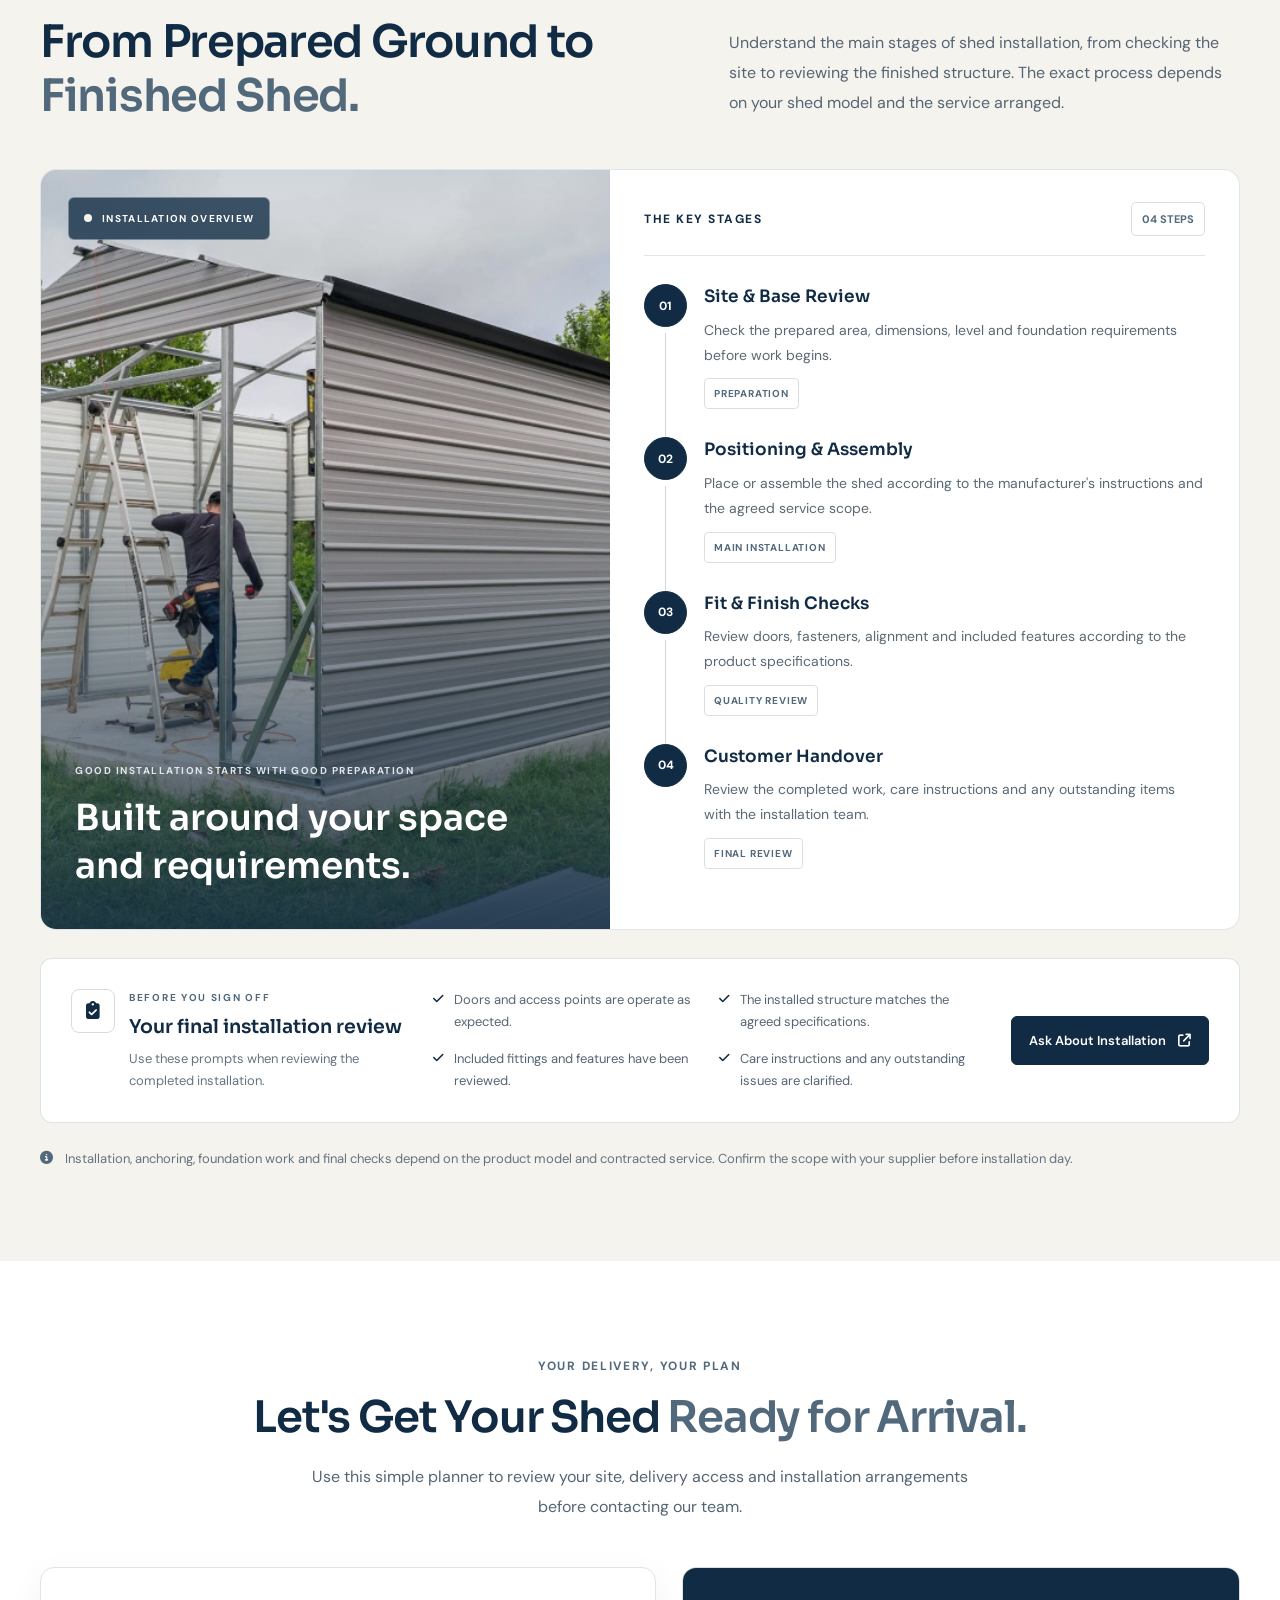
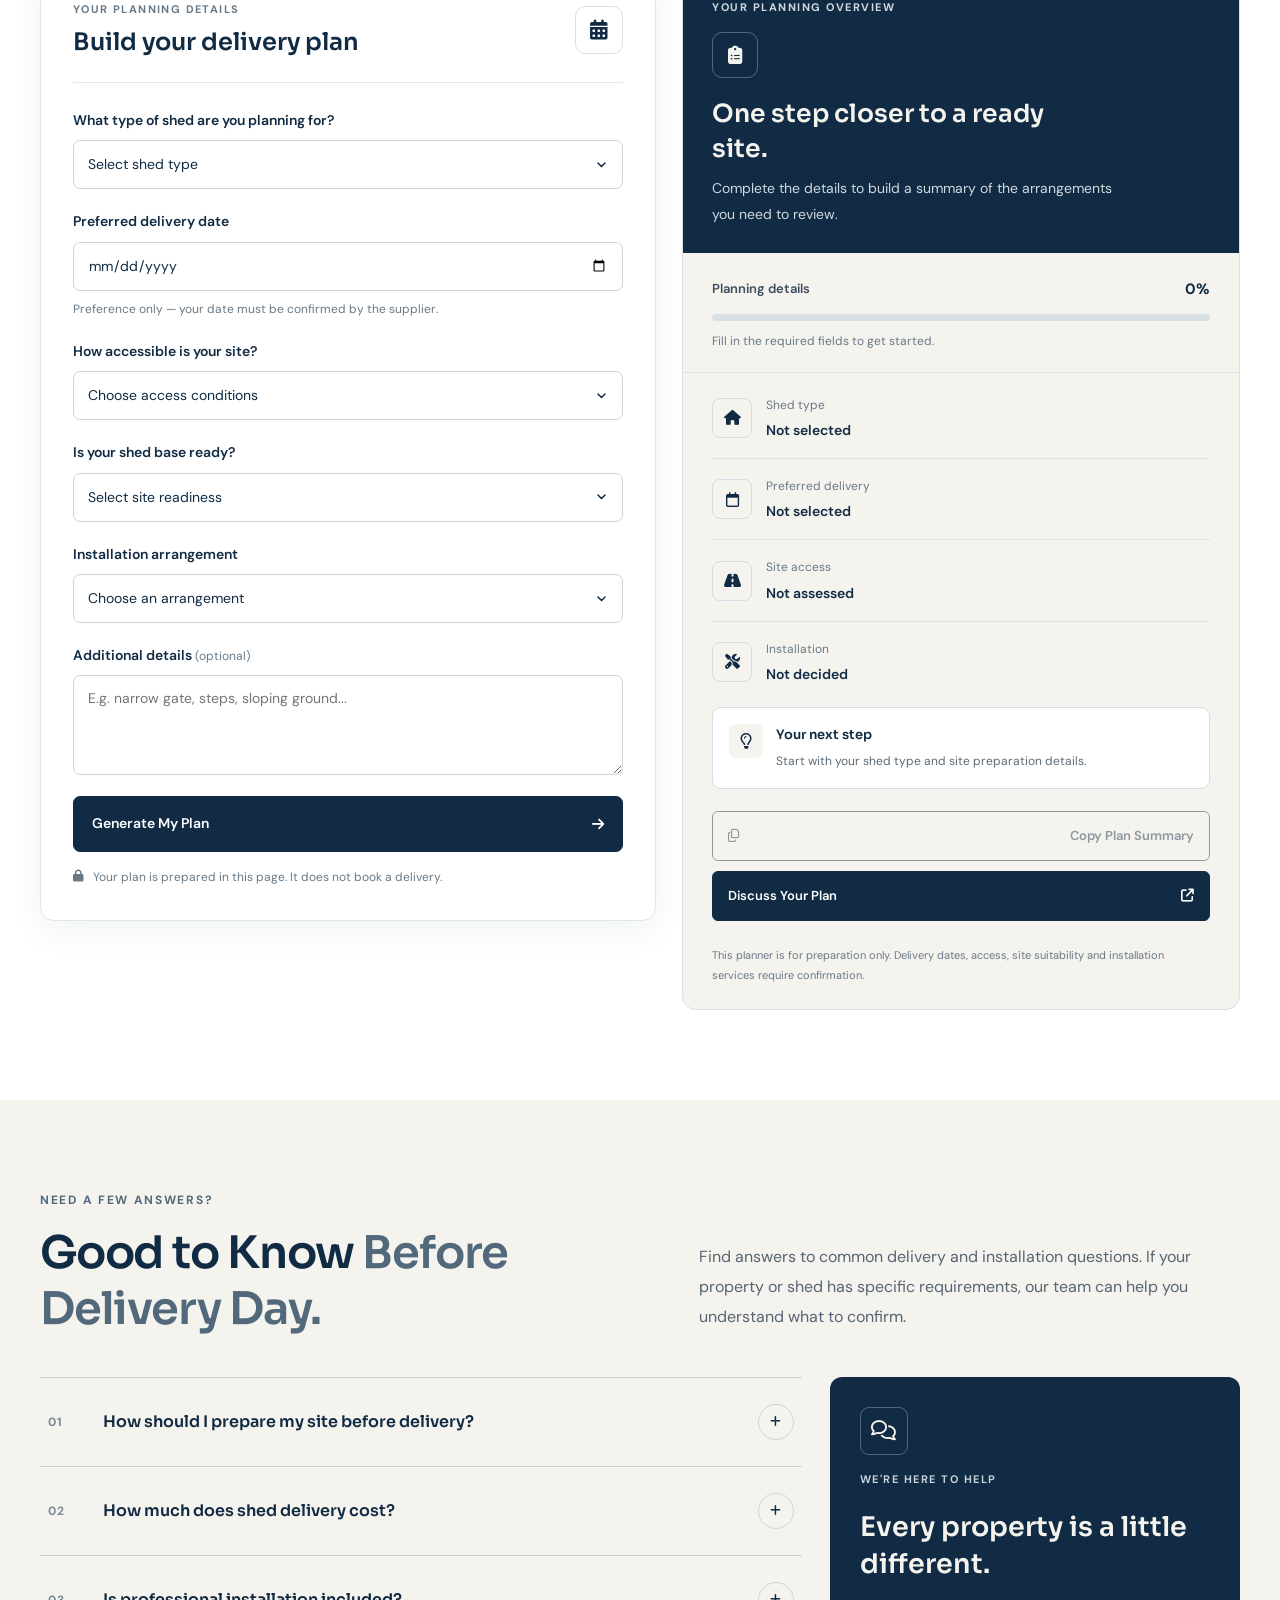
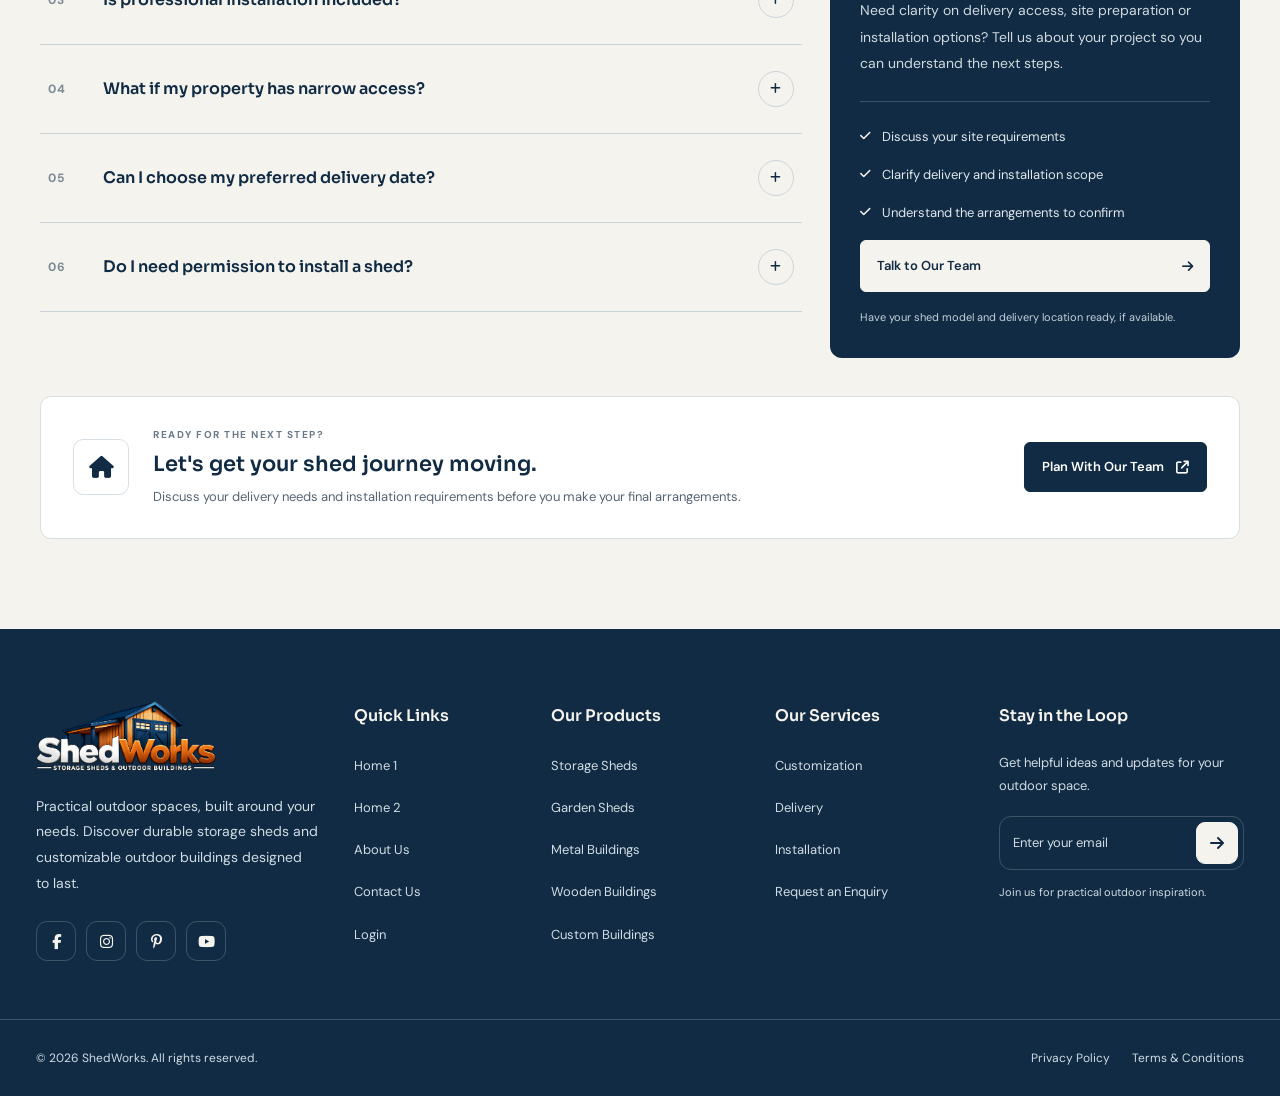
<file: delivery-installation.html>
<!DOCTYPE html>
<html lang="en">

<head>
    <meta charset="UTF-8">
    <meta name="viewport" content="width=device-width, initial-scale=1.0">
    <script src="js/preferences.js"></script>

    <title>ShedWorks</title>

    <meta name="description"
        content="Explore durable storage sheds, garden sheds, garages, and customizable outdoor buildings with ShedWorks.">

    <!-- Google Fonts -->
    <link rel="preconnect" href="https://fonts.googleapis.com">
    <link rel="preconnect" href="https://fonts.gstatic.com" crossorigin>

    <!-- Website Favicon -->
    <link rel="icon" type="image/png" href="images/favicon.png">


    <link href="https://fonts.googleapis.com/css2?family=DM+Sans:wght@400;500&family=Sora:wght@400;500;600&display=swap"
        rel="stylesheet">

    <!-- Font Awesome -->
    <link rel="stylesheet" href="https://cdnjs.cloudflare.com/ajax/libs/font-awesome/6.7.2/css/all.min.css">

    <!-- Main CSS -->
    <link rel="stylesheet" href="css/style.css">
</head>

<body>


    <!-- ================= HEADER ================= -->
    <header class="sw-header" id="siteHeader">
        <div class="sw-header-inner">

            <!-- Logo: Left Edge -->
            <a href="index.html" class="sw-logo" aria-label="ShedWorks Home">
                <img src="images/logo.png" alt="ShedWorks - Storage Sheds and Outdoor Buildings">
            </a>

            <!-- Desktop Navigation: Center -->
            <nav class="sw-desktop-nav" aria-label="Main navigation">
                <div class="sw-nav-item sw-home-item">
                    <button class="sw-nav-link sw-home-trigger" type="button" aria-expanded="false"
                        aria-controls="swHomeDropdown">
                        <span>Home</span>
                        <i class="fa-solid fa-chevron-down"></i>
                    </button>

                    <div class="sw-home-dropdown" id="swHomeDropdown">
                        <a href="index.html">Home 1</a>
                        <a href="home-2.html">Home 2</a>
                    </div>
                </div>

                <a href="about.html" class="sw-nav-link">About</a>
                <a href="products.html" class="sw-nav-link">Products</a>
                <a href="customization.html" class="sw-nav-link">Customization</a>
                <a href="delivery-installation.html" class="sw-nav-link">
                    Delivery &amp; Installation
                </a>
                <a href="contact.html" class="sw-nav-link">Contact</a>
            </nav>

            <!-- Desktop Actions: Right Edge -->
            <div class="sw-desktop-actions">

                <button class="sw-icon-btn sw-theme-toggle" type="button" aria-label="Enable dark mode"
                    title="Toggle dark mode">
                    <i class="fa-solid fa-moon"></i>
                </button>

                <button class="sw-icon-btn sw-rtl-toggle" type="button" aria-label="Switch to RTL layout"
                    aria-pressed="false" title="Toggle RTL">
                    <i class="fa-solid fa-right-left"></i>
                </button>

                <a href="login.html" class="sw-login-btn">
                    <i class="fa-regular fa-user"></i>
                    <span>Login</span>
                </a>

            </div>

            <!-- Responsive Menu Toggle -->
            <button class="sw-menu-toggle" type="button" aria-label="Open navigation menu" aria-expanded="false"
                aria-controls="swMobileMenu">
                <span></span>
                <span></span>
                <span></span>
            </button>

        </div>

        <!-- Responsive Navigation Panel -->
        <div class="sw-mobile-menu" id="swMobileMenu" aria-hidden="true">

            <nav class="sw-mobile-nav" aria-label="Mobile navigation">

                <div class="sw-mobile-home">
                    <button class="sw-mobile-home-trigger" type="button" aria-expanded="false"
                        aria-controls="swMobileHomeDropdown">
                        <span>Home</span>
                        <i class="fa-solid fa-chevron-down"></i>
                    </button>

                    <div class="sw-mobile-home-dropdown" id="swMobileHomeDropdown">
                        <a href="index.html">Home 1</a>
                        <a href="home-2.html">Home 2</a>
                    </div>
                </div>

                <a href="about.html">About</a>
                <a href="products.html">Products</a>
                <a href="customization.html">Customization</a>
                <a href="delivery-installation.html">
                    Delivery &amp; Installation
                </a>
                <a href="contact.html">Contact</a>

            </nav>

            <!-- Toggles and Login Inside Responsive Menu -->
            <div class="sw-mobile-actions">

                <button class="sw-mobile-action sw-theme-toggle" type="button" aria-label="Enable dark mode">
                    <i class="fa-solid fa-moon"></i>
                    <span>Dark Mode</span>
                </button>

                <button class="sw-mobile-action sw-rtl-toggle" type="button" aria-pressed="false"
                    aria-label="Switch to RTL layout">
                    <i class="fa-solid fa-right-left"></i>
                    <span>RTL</span>
                </button>

                <a href="login.html" class="sw-mobile-login">
                    <i class="fa-regular fa-user"></i>
                    <span>Login</span>
                </a>

            </div>
        </div>
    </header>
    <!-- =============== END HEADER =============== -->


    <!-- =========================================
     SHEDWORKS — COMMON INNER PAGE HERO
========================================= -->
    <section class="sw-pagehero di-banner" id="pageHero">

        <div class="sw-pagehero-overlay"></div>

        <div class="sw-pagehero-container">

            <div class="sw-pagehero-content">

                <div class="sw-pagehero-breadcrumb">
                    <a href="index.html">Home</a>
                    <i class="fa-solid fa-chevron-right"></i>
                    <span aria-current="page">Delivery & Installation</span>
                </div>

                <h1 class="sw-pagehero-title">
                    From Delivery to Setup.
                </h1>

                <p class="sw-pagehero-description">
                    Get your site ready, understand your requirements, and plan your shed installation. We’ll help you
                    understand the steps before your shed arrives.
                </p>

                <div class="sw-pagehero-bottom">
                    <span class="sw-pagehero-bottom-line"></span>
                    <span class="sw-pagehero-bottom-text">
                        YOUR SPACE. YOUR POSSIBILITIES.
                    </span>
                </div>

            </div>

        </div>

    </section>
    <!-- =============== END COMMON PAGE HERO =============== -->


    <!-- SECTION 2: DELIVERY & INSTALLATION SITE PREPARATION -->
    <section class="sw-siteprep-section" id="sw-site-preparation">
        <div class="sw-siteprep-container">

            <div class="sw-siteprep-heading">
                <span class="sw-siteprep-eyebrow">BEFORE YOUR SHED ARRIVES</span>
                <h2>A Little Preparation Goes <span>A Long Way.</span></h2>
                <p>
                    Get your space ready before delivery day. Use this checklist
                    to review the key things to discuss and prepare for your shed.
                </p>
            </div>

            <div class="sw-siteprep-layout">

                <!-- LEFT: PREPARATION CHECKLIST -->
                <div class="sw-siteprep-checklist">

                    <div class="sw-siteprep-checklist-header">
                        <div>
                            <span class="sw-siteprep-overline">YOUR SITE CHECKLIST</span>
                            <h3>Ready for delivery?</h3>
                        </div>
                        <span class="sw-siteprep-count" id="swSitePrepCount">0 / 5</span>
                    </div>

                    <div class="sw-siteprep-progress-track" role="progressbar"
                        aria-label="Site preparation checklist progress" aria-valuemin="0" aria-valuemax="100"
                        aria-valuenow="0" id="swSitePrepProgress">
                        <span id="swSitePrepProgressFill"></span>
                    </div>

                    <p class="sw-siteprep-progress-label" id="swSitePrepProgressLabel">
                        Start by checking each preparation step.
                    </p>

                    <div class="sw-siteprep-check-items">

                        <label class="sw-siteprep-check-item">
                            <input type="checkbox" value="ground">
                            <span class="sw-siteprep-checkbox" aria-hidden="true">
                                <i class="fa-solid fa-check"></i>
                            </span>
                            <span class="sw-siteprep-check-copy">
                                <strong>1. Check the ground</strong>
                                <small>
                                    Confirm that the planned area can accommodate a suitable,
                                    stable base for your shed.
                                </small>
                            </span>
                        </label>

                        <label class="sw-siteprep-check-item">
                            <input type="checkbox" value="measurements">
                            <span class="sw-siteprep-checkbox" aria-hidden="true">
                                <i class="fa-solid fa-check"></i>
                            </span>
                            <span class="sw-siteprep-check-copy">
                                <strong>2. Measure your space</strong>
                                <small>
                                    Check the shed footprint and leave the clearance required
                                    for access, doors and installation.
                                </small>
                            </span>
                        </label>

                        <label class="sw-siteprep-check-item">
                            <input type="checkbox" value="access">
                            <span class="sw-siteprep-checkbox" aria-hidden="true">
                                <i class="fa-solid fa-check"></i>
                            </span>
                            <span class="sw-siteprep-check-copy">
                                <strong>3. Review delivery access</strong>
                                <small>
                                    Check gates, pathways, turns, overhead obstructions
                                    and the route to the installation area.
                                </small>
                            </span>
                        </label>

                        <label class="sw-siteprep-check-item">
                            <input type="checkbox" value="drainage">
                            <span class="sw-siteprep-checkbox" aria-hidden="true">
                                <i class="fa-solid fa-check"></i>
                            </span>
                            <span class="sw-siteprep-check-copy">
                                <strong>4. Consider drainage</strong>
                                <small>
                                    Look for areas where water collects and confirm
                                    appropriate drainage around the proposed location.
                                </small>
                            </span>
                        </label>

                        <label class="sw-siteprep-check-item">
                            <input type="checkbox" value="confirm">
                            <span class="sw-siteprep-checkbox" aria-hidden="true">
                                <i class="fa-solid fa-check"></i>
                            </span>
                            <span class="sw-siteprep-check-copy">
                                <strong>5. Confirm requirements</strong>
                                <small>
                                    Ask about the required foundation, site access,
                                    permits and installation arrangements for your model.
                                </small>
                            </span>
                        </label>

                    </div>

                    <div class="sw-siteprep-checklist-footer">
                        <span class="sw-siteprep-footer-icon">
                            <i class="fa-regular fa-clipboard" aria-hidden="true"></i>
                        </span>
                        <p id="swSitePrepStatus" aria-live="polite">
                            Your checklist progress will appear here as you complete tasks.
                        </p>
                        <button type="button" class="sw-siteprep-reset" id="swSitePrepReset">
                            Reset
                        </button>
                    </div>
                </div>

                <!-- RIGHT: SITE PREPARATION GUIDE -->
                <aside class="sw-siteprep-guide">

                    <div class="sw-siteprep-guide-image">
                        <img src="images/base-area.jpg" alt="Prepared level base area for an outdoor storage shed"
                            loading="lazy">
                        <span class="sw-siteprep-image-label">
                            START WITH THE RIGHT SPACE
                        </span>
                    </div>

                    <div class="sw-siteprep-guide-content">
                        <span class="sw-siteprep-guide-eyebrow">GOOD TO KNOW</span>
                        <h3>Plan the site before booking installation.</h3>

                        <p>
                            Every shed and property is different. Confirm the exact
                            site requirements with your supplier before preparing
                            the ground or arranging delivery.
                        </p>

                        <div class="sw-siteprep-guide-points">
                            <div class="sw-siteprep-guide-point">
                                <span><i class="fa-solid fa-ruler" aria-hidden="true"></i></span>
                                <p>
                                    <strong>Check the dimensions</strong>
                                    <small>Include access and working clearance.</small>
                                </p>
                            </div>

                            <div class="sw-siteprep-guide-point">
                                <span><i class="fa-solid fa-truck" aria-hidden="true"></i></span>
                                <p>
                                    <strong>Confirm the access route</strong>
                                    <small>Share any narrow or restricted areas.</small>
                                </p>
                            </div>

                            <div class="sw-siteprep-guide-point">
                                <span><i class="fa-solid fa-house" aria-hidden="true"></i></span>
                                <p>
                                    <strong>Verify local requirements</strong>
                                    <small>Check permissions and base specifications.</small>
                                </p>
                            </div>
                        </div>

                        <a href="contact.html" class="sw-siteprep-contact-link">
                            Ask About Site Requirements
                            <i class="fa-solid fa-arrow-right" aria-hidden="true"></i>
                        </a>
                    </div>

                </aside>
            </div>

            <div class="sw-siteprep-bottom-note">
                <i class="fa-solid fa-circle-info" aria-hidden="true"></i>
                <p>
                    <strong>Please note:</strong> This checklist is a planning aid,
                    not a site approval. Follow your shed manufacturer's specifications
                    and applicable local building requirements.
                </p>
            </div>

        </div>
    </section>


    <!-- SECTION 3: DELIVERY DAY GUIDE -->
    <section class="sw-deliveryday-section" id="sw-delivery-day">
        <div class="sw-deliveryday-container">

            <div class="sw-deliveryday-heading">
                <span class="sw-deliveryday-eyebrow">DELIVERY DAY, EXPLAINED</span>
                <h2>Know What to Expect <span>When Your Shed Arrives.</span></h2>
                <p>
                    A little coordination can make delivery day easier.
                    Review these key steps and confirm the arrangements for your order
                    before your scheduled delivery.
                </p>
            </div>

            <div class="sw-deliveryday-layout">

                <!-- LEFT: DELIVERY TIMELINE -->
                <div class="sw-deliveryday-timeline">

                    <div class="sw-deliveryday-timeline-header">
                        <span class="sw-deliveryday-small-label">YOUR DELIVERY CHECKLIST</span>
                        <h3>Before, during and after arrival</h3>
                    </div>

                    <div class="sw-deliveryday-step">
                        <div class="sw-deliveryday-step-marker">
                            <span>01</span>
                        </div>
                        <div class="sw-deliveryday-step-content">
                            <span class="sw-deliveryday-step-label">BEFORE ARRIVAL</span>
                            <h4>Confirm the delivery details</h4>
                            <p>
                                Verify the delivery date, address, contact number,
                                expected arrival window and any access instructions.
                            </p>
                            <div class="sw-deliveryday-step-tag">
                                <i class="fa-regular fa-calendar-check" aria-hidden="true"></i>
                                Schedule confirmation
                            </div>
                        </div>
                    </div>

                    <div class="sw-deliveryday-step">
                        <div class="sw-deliveryday-step-marker">
                            <span>02</span>
                        </div>
                        <div class="sw-deliveryday-step-content">
                            <span class="sw-deliveryday-step-label">ON ARRIVAL</span>
                            <h4>Keep the access route clear</h4>
                            <p>
                                Make sure the agreed unloading area and access route
                                are clear. Tell the delivery team about narrow gates,
                                slopes or overhead obstructions.
                            </p>
                            <div class="sw-deliveryday-step-tag">
                                <i class="fa-solid fa-truck" aria-hidden="true"></i>
                                Access and unloading
                            </div>
                        </div>
                    </div>

                    <div class="sw-deliveryday-step">
                        <div class="sw-deliveryday-step-marker">
                            <span>03</span>
                        </div>
                        <div class="sw-deliveryday-step-content">
                            <span class="sw-deliveryday-step-label">AFTER DELIVERY</span>
                            <h4>Review the delivered items</h4>
                            <p>
                                Check the delivery against the order or packing list
                                where available. Report visible damage or missing items
                                promptly through the supplier's process.
                            </p>
                            <div class="sw-deliveryday-step-tag">
                                <i class="fa-solid fa-clipboard-check" aria-hidden="true"></i>
                                Delivery check
                            </div>
                        </div>
                    </div>

                    <div class="sw-deliveryday-timeline-note">
                        <i class="fa-solid fa-circle-info" aria-hidden="true"></i>
                        <p>
                            Delivery arrangements vary by shed model, location and order.
                            Confirm unloading and placement responsibilities in advance.
                        </p>
                    </div>
                </div>

                <!-- RIGHT: DELIVERY VISUAL AND REMINDERS -->
                <aside class="sw-deliveryday-side">

                    <div class="sw-deliveryday-image">
                        <img src="images/delivery-day.jpg"
                            alt="Delivery vehicle arriving at a residential property for shed delivery" loading="lazy">

                        <div class="sw-deliveryday-image-overlay"></div>

                        <div class="sw-deliveryday-image-caption">
                            <span>DELIVERY MADE CLEAR</span>
                            <h3>Be ready for the big arrival.</h3>
                        </div>
                    </div>

                    <div class="sw-deliveryday-reminders">
                        <div class="sw-deliveryday-reminders-heading">
                            <span class="sw-deliveryday-reminders-icon">
                                <i class="fa-regular fa-clipboard" aria-hidden="true"></i>
                            </span>
                            <div>
                                <span class="sw-deliveryday-small-label">QUICK REMINDERS</span>
                                <h3>Before the truck arrives</h3>
                            </div>
                        </div>

                        <ul class="sw-deliveryday-reminder-list">
                            <li>
                                <i class="fa-solid fa-check" aria-hidden="true"></i>
                                <span>Keep your phone available for delivery updates.</span>
                            </li>
                            <li>
                                <i class="fa-solid fa-check" aria-hidden="true"></i>
                                <span>Move vehicles and other obstacles from the agreed route.</span>
                            </li>
                            <li>
                                <i class="fa-solid fa-check" aria-hidden="true"></i>
                                <span>Confirm who will receive the delivery.</span>
                            </li>
                            <li>
                                <i class="fa-solid fa-check" aria-hidden="true"></i>
                                <span>Know whether installation is included or separately scheduled.</span>
                            </li>
                        </ul>

                        <a href="contact.html" class="sw-deliveryday-contact">
                            Confirm Your Delivery Details
                            <i class="fa-solid fa-arrow-right" aria-hidden="true"></i>
                        </a>
                    </div>

                </aside>
            </div>

        </div>
    </section>


    <!-- SECTION 4: INSTALLATION PROCESS -->
    <section class="sw-installflow-section" id="sw-installation-process">
        <div class="sw-installflow-container">

            <div class="sw-installflow-top">
                <div class="sw-installflow-heading">
                    <span class="sw-installflow-eyebrow">THE INSTALLATION JOURNEY</span>
                    <h2>From Prepared Ground to <span>Finished Shed.</span></h2>
                </div>

                <p class="sw-installflow-intro">
                    Understand the main stages of shed installation, from checking
                    the site to reviewing the finished structure. The exact process
                    depends on your shed model and the service arranged.
                </p>
            </div>

            <div class="sw-installflow-feature">

                <!-- LARGE IMAGE -->
                <div class="sw-installflow-visual">
                    <img src="images/shed-installation-process.jpg"
                        alt="Outdoor storage shed being assembled on a prepared base" loading="lazy">

                    <div class="sw-installflow-visual-shade"></div>

                    <div class="sw-installflow-photo-label">
                        <span class="sw-installflow-live-dot"></span>
                        INSTALLATION OVERVIEW
                    </div>

                    <div class="sw-installflow-photo-caption">
                        <span>GOOD INSTALLATION STARTS WITH GOOD PREPARATION</span>
                        <h3>Built around your space and requirements.</h3>
                    </div>
                </div>

                <!-- PROCESS MAP -->
                <div class="sw-installflow-process">
                    <div class="sw-installflow-process-heading">
                        <span>THE KEY STAGES</span>
                        <span class="sw-installflow-stage-count">04 STEPS</span>
                    </div>

                    <div class="sw-installflow-stage">
                        <span class="sw-installflow-stage-number">01</span>
                        <div class="sw-installflow-stage-copy">
                            <h3>Site & Base Review</h3>
                            <p>
                                Check the prepared area, dimensions, level and foundation
                                requirements before work begins.
                            </p>
                            <span class="sw-installflow-stage-tag">PREPARATION</span>
                        </div>
                    </div>

                    <div class="sw-installflow-stage">
                        <span class="sw-installflow-stage-number">02</span>
                        <div class="sw-installflow-stage-copy">
                            <h3>Positioning & Assembly</h3>
                            <p>
                                Place or assemble the shed according to the manufacturer's
                                instructions and the agreed service scope.
                            </p>
                            <span class="sw-installflow-stage-tag">MAIN INSTALLATION</span>
                        </div>
                    </div>

                    <div class="sw-installflow-stage">
                        <span class="sw-installflow-stage-number">03</span>
                        <div class="sw-installflow-stage-copy">
                            <h3>Fit & Finish Checks</h3>
                            <p>
                                Review doors, fasteners, alignment and included features
                                according to the product specifications.
                            </p>
                            <span class="sw-installflow-stage-tag">QUALITY REVIEW</span>
                        </div>
                    </div>

                    <div class="sw-installflow-stage">
                        <span class="sw-installflow-stage-number">04</span>
                        <div class="sw-installflow-stage-copy">
                            <h3>Customer Handover</h3>
                            <p>
                                Review the completed work, care instructions and any
                                outstanding items with the installation team.
                            </p>
                            <span class="sw-installflow-stage-tag">FINAL REVIEW</span>
                        </div>
                    </div>

                </div>
            </div>

            <!-- HANDOVER PANEL -->
            <div class="sw-installflow-handover">

                <div class="sw-installflow-handover-intro">
                    <span class="sw-installflow-handover-icon">
                        <i class="fa-solid fa-clipboard-check" aria-hidden="true"></i>
                    </span>

                    <div>
                        <span class="sw-installflow-eyebrow">BEFORE YOU SIGN OFF</span>
                        <h3>Your final installation review</h3>
                        <p>
                            Use these prompts when reviewing the completed installation.
                        </p>
                    </div>
                </div>

                <div class="sw-installflow-review-grid">
                    <div class="sw-installflow-review-item">
                        <i class="fa-solid fa-check" aria-hidden="true"></i>
                        <span>Doors and access points are operate as expected.</span>
                    </div>

                    <div class="sw-installflow-review-item">
                        <i class="fa-solid fa-check" aria-hidden="true"></i>
                        <span>The installed structure matches the agreed specifications.</span>
                    </div>

                    <div class="sw-installflow-review-item">
                        <i class="fa-solid fa-check" aria-hidden="true"></i>
                        <span>Included fittings and features have been reviewed.</span>
                    </div>

                    <div class="sw-installflow-review-item">
                        <i class="fa-solid fa-check" aria-hidden="true"></i>
                        <span>Care instructions and any outstanding issues are clarified.</span>
                    </div>
                </div>

                <a href="contact.html" class="sw-installflow-contact">
                    Ask About Installation
                    <i class="fa-solid fa-arrow-up-right-from-square" aria-hidden="true"></i>
                </a>

            </div>

            <p class="sw-installflow-disclaimer">
                <i class="fa-solid fa-circle-info" aria-hidden="true"></i>
                <span>
                    Installation, anchoring, foundation work and final checks depend
                    on the product model and contracted service. Confirm the scope
                    with your supplier before installation day.
                </span>
            </p>

        </div>
    </section>


    <!-- SECTION 5: DELIVERY & INSTALLATION PLANNER -->
    <section class="sw-deliveryplanner-section" id="delivery-planner">
        <div class="sw-deliveryplanner-container">

            <div class="sw-deliveryplanner-heading">
                <span class="sw-deliveryplanner-eyebrow">YOUR DELIVERY, YOUR PLAN</span>
                <h2>Let's Get Your Shed <span>Ready for Arrival.</span></h2>
                <p>
                    Use this simple planner to review your site, delivery access
                    and installation arrangements before contacting our team.
                </p>
            </div>

            <div class="sw-deliveryplanner-workspace">

                <!-- LEFT: PLANNER FORM -->
                <div class="sw-deliveryplanner-form-panel">
                    <div class="sw-deliveryplanner-form-heading">
                        <div>
                            <span class="sw-deliveryplanner-step-label">YOUR PLANNING DETAILS</span>
                            <h3>Build your delivery plan</h3>
                        </div>
                        <span class="sw-deliveryplanner-form-icon">
                            <i class="fa-solid fa-calendar-days" aria-hidden="true"></i>
                        </span>
                    </div>

                    <form id="swDeliveryPlannerForm">

                        <div class="sw-deliveryplanner-field">
                            <label for="swPlannerShed">What type of shed are you planning for?</label>
                            <select id="swPlannerShed" name="shedType" required>
                                <option value="">Select shed type</option>
                                <option value="Garden storage shed">Garden storage shed</option>
                                <option value="Workshop shed">Workshop shed</option>
                                <option value="Large storage building">Large storage building</option>
                                <option value="Other shed model">Other shed model</option>
                            </select>
                        </div>

                        <div class="sw-deliveryplanner-field">
                            <label for="swPlannerDate">Preferred delivery date</label>
                            <input id="swPlannerDate" name="deliveryDate" type="date">
                            <small>Preference only — your date must be confirmed by the supplier.</small>
                        </div>

                        <div class="sw-deliveryplanner-field">
                            <label for="swPlannerAccess">How accessible is your site?</label>
                            <select id="swPlannerAccess" name="siteAccess" required>
                                <option value="">Choose access conditions</option>
                                <option value="Clear access">Clear driveway or access route</option>
                                <option value="Narrow access">Narrow gate or pathway</option>
                                <option value="Restricted access">Restricted vehicle access</option>
                                <option value="Needs assessment">Not sure — needs assessment</option>
                            </select>
                        </div>

                        <div class="sw-deliveryplanner-field">
                            <label for="swPlannerBase">Is your shed base ready?</label>
                            <select id="swPlannerBase" name="baseReadiness" required>
                                <option value="">Select site readiness</option>
                                <option value="Ready">Yes, base is ready</option>
                                <option value="In progress">Preparation is in progress</option>
                                <option value="Not started">Not started yet</option>
                                <option value="Need guidance">I need guidance</option>
                            </select>
                        </div>

                        <div class="sw-deliveryplanner-field">
                            <label for="swPlannerInstall">Installation arrangement</label>
                            <select id="swPlannerInstall" name="installation" required>
                                <option value="">Choose an arrangement</option>
                                <option value="Professional installation requested">Professional installation requested
                                </option>
                                <option value="Self-assembly planned">Self-assembly planned</option>
                                <option value="Need installation information">I need more information</option>
                                <option value="Not decided">Not decided yet</option>
                            </select>
                        </div>

                        <div class="sw-deliveryplanner-field">
                            <label for="swPlannerNotes">Additional details <span>(optional)</span></label>
                            <textarea id="swPlannerNotes" name="notes" rows="3"
                                placeholder="E.g. narrow gate, steps, sloping ground..."></textarea>
                        </div>

                        <button type="submit" class="sw-deliveryplanner-submit">
                            Generate My Plan
                            <i class="fa-solid fa-arrow-right" aria-hidden="true"></i>
                        </button>

                        <p class="sw-deliveryplanner-form-note">
                            <i class="fa-solid fa-lock" aria-hidden="true"></i>
                            Your plan is prepared in this page. It does not book a delivery.
                        </p>
                    </form>
                </div>

                <!-- RIGHT: LIVE PLAN SUMMARY -->
                <aside class="sw-deliveryplanner-summary">

                    <div class="sw-deliveryplanner-summary-top">
                        <span class="sw-deliveryplanner-summary-eyebrow">YOUR PLANNING OVERVIEW</span>
                        <span class="sw-deliveryplanner-summary-symbol">
                            <i class="fa-solid fa-clipboard-list" aria-hidden="true"></i>
                        </span>
                        <h3>One step closer to a ready site.</h3>
                        <p>
                            Complete the details to build a summary of the arrangements
                            you need to review.
                        </p>
                    </div>

                    <div class="sw-deliveryplanner-completion">
                        <div class="sw-deliveryplanner-completion-heading">
                            <span>Planning details</span>
                            <strong id="swPlannerPercent">0%</strong>
                        </div>

                        <div class="sw-deliveryplanner-progress" id="swPlannerProgress" role="progressbar"
                            aria-label="Planner completion" aria-valuemin="0" aria-valuemax="100" aria-valuenow="0">
                            <span id="swPlannerProgressFill"></span>
                        </div>

                        <p id="swPlannerProgressText">Fill in the required fields to get started.</p>
                    </div>

                    <div class="sw-deliveryplanner-summary-details">
                        <div class="sw-deliveryplanner-summary-row">
                            <span class="sw-deliveryplanner-summary-icon">
                                <i class="fa-solid fa-house" aria-hidden="true"></i>
                            </span>
                            <div>
                                <small>Shed type</small>
                                <strong id="swPlannerSummaryShed">Not selected</strong>
                            </div>
                        </div>

                        <div class="sw-deliveryplanner-summary-row">
                            <span class="sw-deliveryplanner-summary-icon">
                                <i class="fa-regular fa-calendar" aria-hidden="true"></i>
                            </span>
                            <div>
                                <small>Preferred delivery</small>
                                <strong id="swPlannerSummaryDate">Not selected</strong>
                            </div>
                        </div>

                        <div class="sw-deliveryplanner-summary-row">
                            <span class="sw-deliveryplanner-summary-icon">
                                <i class="fa-solid fa-road" aria-hidden="true"></i>
                            </span>
                            <div>
                                <small>Site access</small>
                                <strong id="swPlannerSummaryAccess">Not assessed</strong>
                            </div>
                        </div>

                        <div class="sw-deliveryplanner-summary-row">
                            <span class="sw-deliveryplanner-summary-icon">
                                <i class="fa-solid fa-screwdriver-wrench" aria-hidden="true"></i>
                            </span>
                            <div>
                                <small>Installation</small>
                                <strong id="swPlannerSummaryInstall">Not decided</strong>
                            </div>
                        </div>
                    </div>

                    <div class="sw-deliveryplanner-nextstep" id="swPlannerNextStep" aria-live="polite">
                        <span class="sw-deliveryplanner-nextstep-icon">
                            <i class="fa-regular fa-lightbulb" aria-hidden="true"></i>
                        </span>
                        <div>
                            <strong>Your next step</strong>
                            <p>Start with your shed type and site preparation details.</p>
                        </div>
                    </div>

                    <div class="sw-deliveryplanner-summary-actions">
                        <button type="button" class="sw-deliveryplanner-copy" id="swPlannerCopy" disabled>
                            <i class="fa-regular fa-copy" aria-hidden="true"></i>
                            Copy Plan Summary
                        </button>

                        <a href="contact.html" class="sw-deliveryplanner-contact">
                            Discuss Your Plan
                            <i class="fa-solid fa-arrow-up-right-from-square" aria-hidden="true"></i>
                        </a>
                    </div>

                    <p class="sw-deliveryplanner-disclaimer">
                        This planner is for preparation only. Delivery dates, access,
                        site suitability and installation services require confirmation.
                    </p>

                </aside>
            </div>
        </div>
    </section>


    <!-- SECTION 6: DELIVERY FAQ + FINAL CTA -->
    <section class="sw-deliveryfaq-section" id="delivery-faq">
        <div class="sw-deliveryfaq-container">

            <div class="sw-deliveryfaq-top">
                <div class="sw-deliveryfaq-heading">
                    <span class="sw-deliveryfaq-eyebrow">NEED A FEW ANSWERS?</span>
                    <h2>Good to Know <span>Before Delivery Day.</span></h2>
                </div>

                <p>
                    Find answers to common delivery and installation questions.
                    If your property or shed has specific requirements, our team
                    can help you understand what to confirm.
                </p>
            </div>

            <div class="sw-deliveryfaq-layout">

                <!-- FAQ ACCORDION -->
                <div class="sw-deliveryfaq-list">

                    <details class="sw-deliveryfaq-item">
                        <summary>
                            <span class="sw-deliveryfaq-number">01</span>
                            <span class="sw-deliveryfaq-question">
                                How should I prepare my site before delivery?
                            </span>
                            <span class="sw-deliveryfaq-toggle" aria-hidden="true">
                                <i class="fa-solid fa-plus"></i>
                            </span>
                        </summary>
                        <div class="sw-deliveryfaq-answer">
                            <p>
                                Check your available space, foundation requirements,
                                drainage and delivery access. Follow the specifications
                                for your selected shed model and confirm any preparation
                                requirements with your supplier.
                            </p>
                        </div>
                    </details>

                    <details class="sw-deliveryfaq-item">
                        <summary>
                            <span class="sw-deliveryfaq-number">02</span>
                            <span class="sw-deliveryfaq-question">
                                How much does shed delivery cost?
                            </span>
                            <span class="sw-deliveryfaq-toggle" aria-hidden="true">
                                <i class="fa-solid fa-plus"></i>
                            </span>
                        </summary>
                        <div class="sw-deliveryfaq-answer">
                            <p>
                                Delivery charges can depend on your location, shed size,
                                access conditions and the supplier's delivery terms.
                                Request a quote that clearly explains the applicable charges.
                            </p>
                        </div>
                    </details>

                    <details class="sw-deliveryfaq-item">
                        <summary>
                            <span class="sw-deliveryfaq-number">03</span>
                            <span class="sw-deliveryfaq-question">
                                Is professional installation included?
                            </span>
                            <span class="sw-deliveryfaq-toggle" aria-hidden="true">
                                <i class="fa-solid fa-plus"></i>
                            </span>
                        </summary>
                        <div class="sw-deliveryfaq-answer">
                            <p>
                                Installation availability and pricing depend on the
                                selected product and service package. Confirm whether
                                assembly, anchoring, foundation preparation and finishing
                                are included in your quote.
                            </p>
                        </div>
                    </details>

                    <details class="sw-deliveryfaq-item">
                        <summary>
                            <span class="sw-deliveryfaq-number">04</span>
                            <span class="sw-deliveryfaq-question">
                                What if my property has narrow access?
                            </span>
                            <span class="sw-deliveryfaq-toggle" aria-hidden="true">
                                <i class="fa-solid fa-plus"></i>
                            </span>
                        </summary>
                        <div class="sw-deliveryfaq-answer">
                            <p>
                                Measure gates, pathways and tight turns, and mention any
                                slopes or overhead obstructions before booking. The supplier
                                can advise whether the planned delivery method is suitable.
                            </p>
                        </div>
                    </details>

                    <details class="sw-deliveryfaq-item">
                        <summary>
                            <span class="sw-deliveryfaq-number">05</span>
                            <span class="sw-deliveryfaq-question">
                                Can I choose my preferred delivery date?
                            </span>
                            <span class="sw-deliveryfaq-toggle" aria-hidden="true">
                                <i class="fa-solid fa-plus"></i>
                            </span>
                        </summary>
                        <div class="sw-deliveryfaq-answer">
                            <p>
                                You can ask about your preferred date, but availability
                                depends on the supplier's schedule and delivery area.
                                Wait for confirmation before making other arrangements.
                            </p>
                        </div>
                    </details>

                    <details class="sw-deliveryfaq-item">
                        <summary>
                            <span class="sw-deliveryfaq-number">06</span>
                            <span class="sw-deliveryfaq-question">
                                Do I need permission to install a shed?
                            </span>
                            <span class="sw-deliveryfaq-toggle" aria-hidden="true">
                                <i class="fa-solid fa-plus"></i>
                            </span>
                        </summary>
                        <div class="sw-deliveryfaq-answer">
                            <p>
                                Requirements vary by location, shed dimensions, intended use
                                and property rules. Check the applicable local regulations
                                and any property or community restrictions before installation.
                            </p>
                        </div>
                    </details>

                </div>

                <!-- SIDE CONTACT PANEL -->
                <aside class="sw-deliveryfaq-help">

                    <div class="sw-deliveryfaq-help-top">
                        <span class="sw-deliveryfaq-help-icon">
                            <i class="fa-regular fa-comments" aria-hidden="true"></i>
                        </span>
                        <span class="sw-deliveryfaq-help-label">WE'RE HERE TO HELP</span>
                    </div>

                    <h3>Every property is a little different.</h3>

                    <p>
                        Need clarity on delivery access, site preparation or
                        installation options? Tell us about your project so you
                        can understand the next steps.
                    </p>

                    <div class="sw-deliveryfaq-help-divider"></div>

                    <div class="sw-deliveryfaq-help-point">
                        <i class="fa-solid fa-check" aria-hidden="true"></i>
                        <span>Discuss your site requirements</span>
                    </div>

                    <div class="sw-deliveryfaq-help-point">
                        <i class="fa-solid fa-check" aria-hidden="true"></i>
                        <span>Clarify delivery and installation scope</span>
                    </div>

                    <div class="sw-deliveryfaq-help-point">
                        <i class="fa-solid fa-check" aria-hidden="true"></i>
                        <span>Understand the arrangements to confirm</span>
                    </div>

                    <a href="contact.html" class="sw-deliveryfaq-contact">
                        Talk to Our Team
                        <i class="fa-solid fa-arrow-right" aria-hidden="true"></i>
                    </a>

                    <span class="sw-deliveryfaq-help-footnote">
                        Have your shed model and delivery location ready, if available.
                    </span>

                </aside>

            </div>

            <!-- CLOSING CTA -->
            <div class="sw-deliveryfaq-bottom">
                <div class="sw-deliveryfaq-bottom-mark" aria-hidden="true">
                    <i class="fa-solid fa-house"></i>
                </div>

                <div class="sw-deliveryfaq-bottom-content">
                    <span>READY FOR THE NEXT STEP?</span>
                    <h3>Let's get your shed journey moving.</h3>
                    <p>
                        Discuss your delivery needs and installation requirements
                        before you make your final arrangements.
                    </p>
                </div>

                <a href="contact.html" class="sw-deliveryfaq-bottom-button">
                    Plan With Our Team
                    <i class="fa-solid fa-arrow-up-right-from-square" aria-hidden="true"></i>
                </a>
            </div>

        </div>
    </section>


    <!-- ================= SHEDWORKS FOOTER ================= -->
    <footer class="sw-footer">

        <!-- Main Footer -->
        <div class="sw-footer-main">
            <div class="sw-footer-container">

                <!-- Brand Column -->
                <div class="sw-footer-brand">
                    <a href="index.html" class="sw-footer-logo">
                        <img src="images/logo-light.png" alt="ShedWorks - Storage Sheds and Outdoor Buildings">
                    </a>

                    <p class="sw-footer-description">
                        Practical outdoor spaces, built around your needs.
                        Discover durable storage sheds and customizable
                        outdoor buildings designed to last.
                    </p>

                    <div class="sw-footer-socials">
                        <a href="#" aria-label="Facebook">
                            <i class="fa-brands fa-facebook-f"></i>
                        </a>
                        <a href="#" aria-label="Instagram">
                            <i class="fa-brands fa-instagram"></i>
                        </a>
                        <a href="#" aria-label="Pinterest">
                            <i class="fa-brands fa-pinterest-p"></i>
                        </a>
                        <a href="#" aria-label="YouTube">
                            <i class="fa-brands fa-youtube"></i>
                        </a>
                    </div>
                </div>

                <!-- Quick Links -->
                <div class="sw-footer-column">
                    <h3>Quick Links</h3>
                    <ul>
                        <li><a href="index.html">Home 1</a></li>
                        <li><a href="home-2.html">Home 2</a></li>
                        <li><a href="about.html">About Us</a></li>
                        <li><a href="contact.html">Contact Us</a></li>
                        <li><a href="login.html">Login</a></li>
                    </ul>
                </div>

                <!-- Products -->
                <div class="sw-footer-column">
                    <h3>Our Products</h3>
                    <ul>
                        <li><a href="products.html">Storage Sheds</a></li>
                        <li><a href="products.html">Garden Sheds</a></li>
                        <li><a href="products.html">Metal Buildings</a></li>
                        <li><a href="products.html">Wooden Buildings</a></li>
                        <li><a href="customization.html">Custom Buildings</a></li>
                    </ul>
                </div>

                <!-- Services -->
                <div class="sw-footer-column">
                    <h3>Our Services</h3>
                    <ul>
                        <li><a href="customization.html">Customization</a></li>
                        <li><a href="delivery-installation.html">Delivery</a></li>
                        <li><a href="delivery-installation.html">Installation</a></li>
                        <li><a href="contact.html">Request an Enquiry</a></li>
                    </ul>
                </div>

                <!-- Newsletter -->
                <div class="sw-footer-newsletter">
                    <h3>Stay in the Loop</h3>

                    <p>
                        Get helpful ideas and updates for your
                        outdoor space.
                    </p>

                    <form class="sw-newsletter-form" id="swNewsletterForm">
                        <label class="sw-sr-only" for="swNewsletterEmail">
                            Email address
                        </label>

                        <input type="email" id="swNewsletterEmail" name="email" placeholder="Enter your email" required>

                        <button type="submit" aria-label="Subscribe">
                            <i class="fa-solid fa-arrow-right"></i>
                        </button>
                    </form>

                    <p class="sw-newsletter-note" id="swNewsletterMessage" aria-live="polite">
                        Join us for practical outdoor inspiration.
                    </p>
                </div>

            </div>
        </div>

        <!-- Footer Bottom -->
        <div class="sw-footer-bottom">
            <div class="sw-footer-bottom-inner">

                <p>
                    &copy; <span id="swCopyrightYear"></span>
                    ShedWorks. All rights reserved.
                </p>

                <div class="sw-footer-bottom-links">
                    <a href="#">Privacy Policy</a>
                    <a href="#">Terms &amp; Conditions</a>
                </div>
            </div>
        </div>

    </footer>
    <!-- =============== END SHEDWORKS FOOTER =============== -->


    <!-- Scroll To Top Button -->
    <button class="sw-scroll-top" id="swScrollTop" type="button" aria-label="Scroll to top" title="Back to top">
        <i class="fa-solid fa-arrow-up"></i>
    </button>


    <script src="js/main.js"></script>

</body>

</html>
</file>
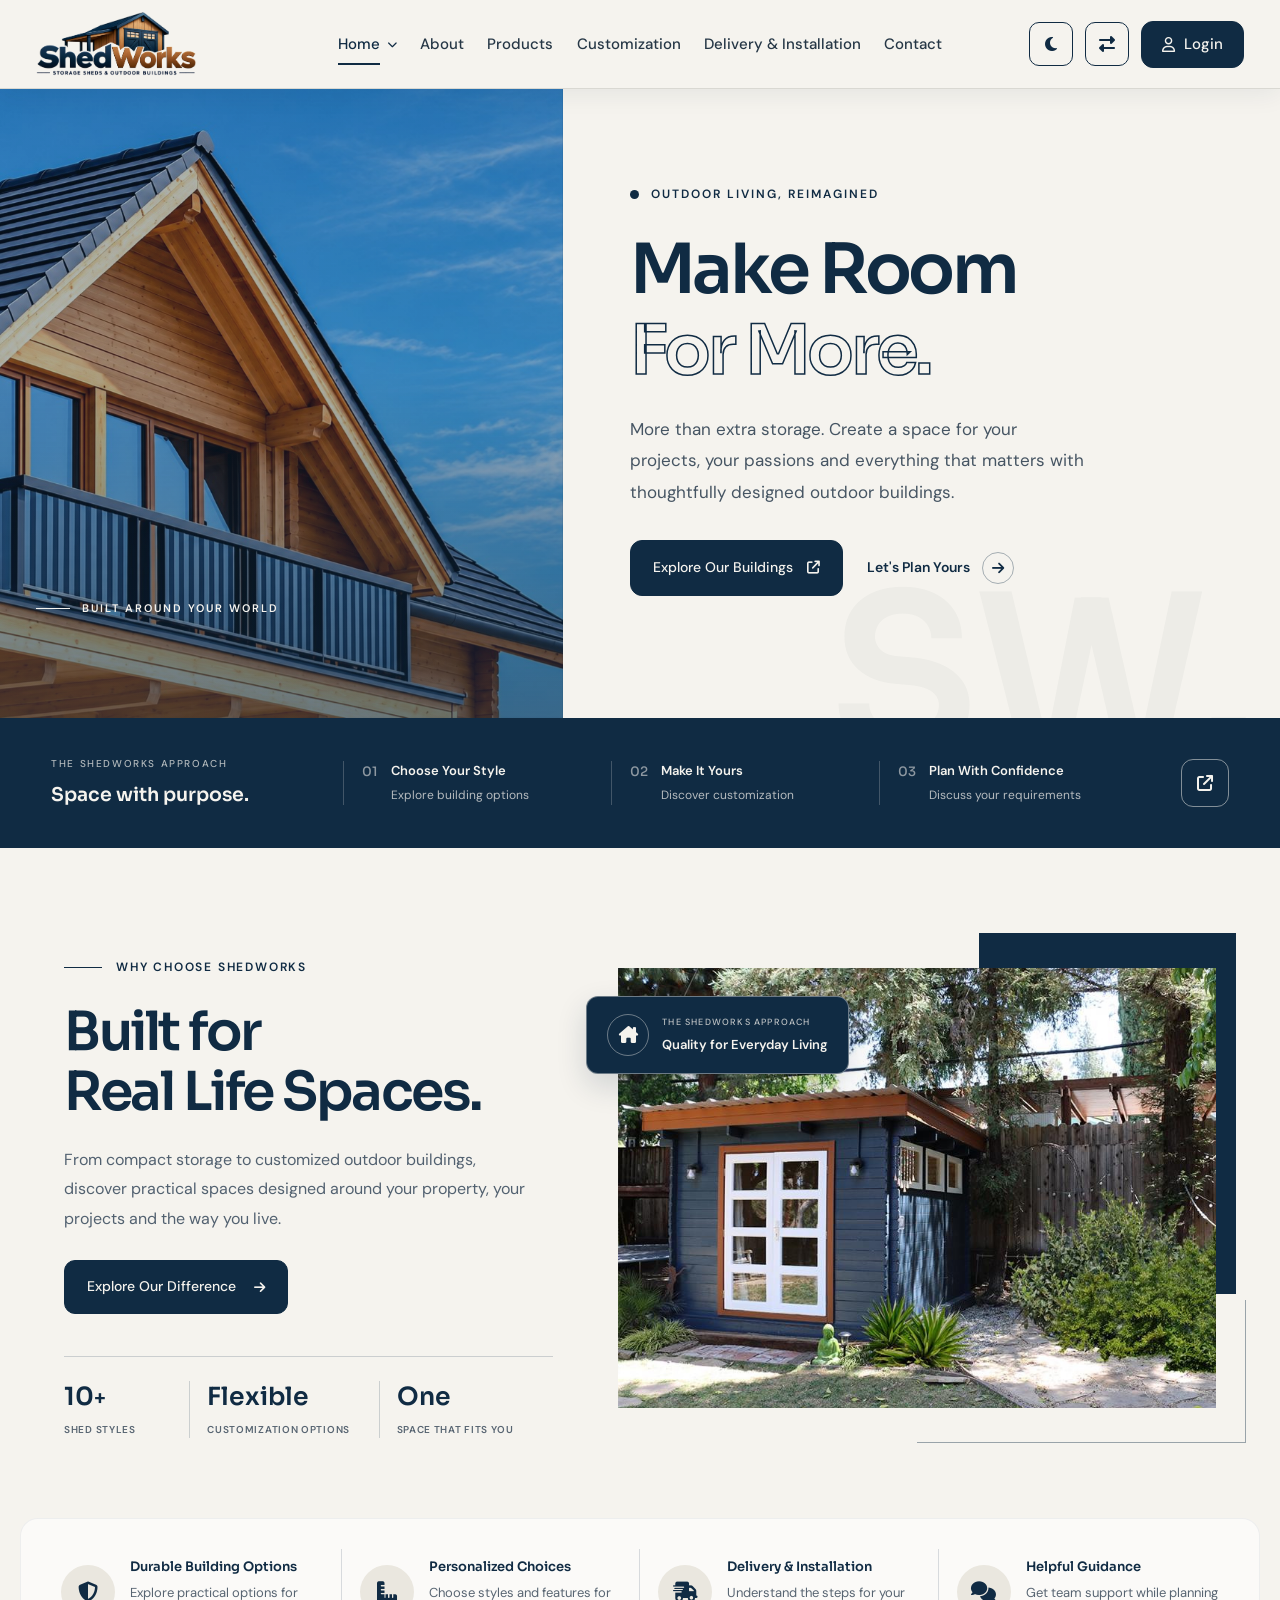
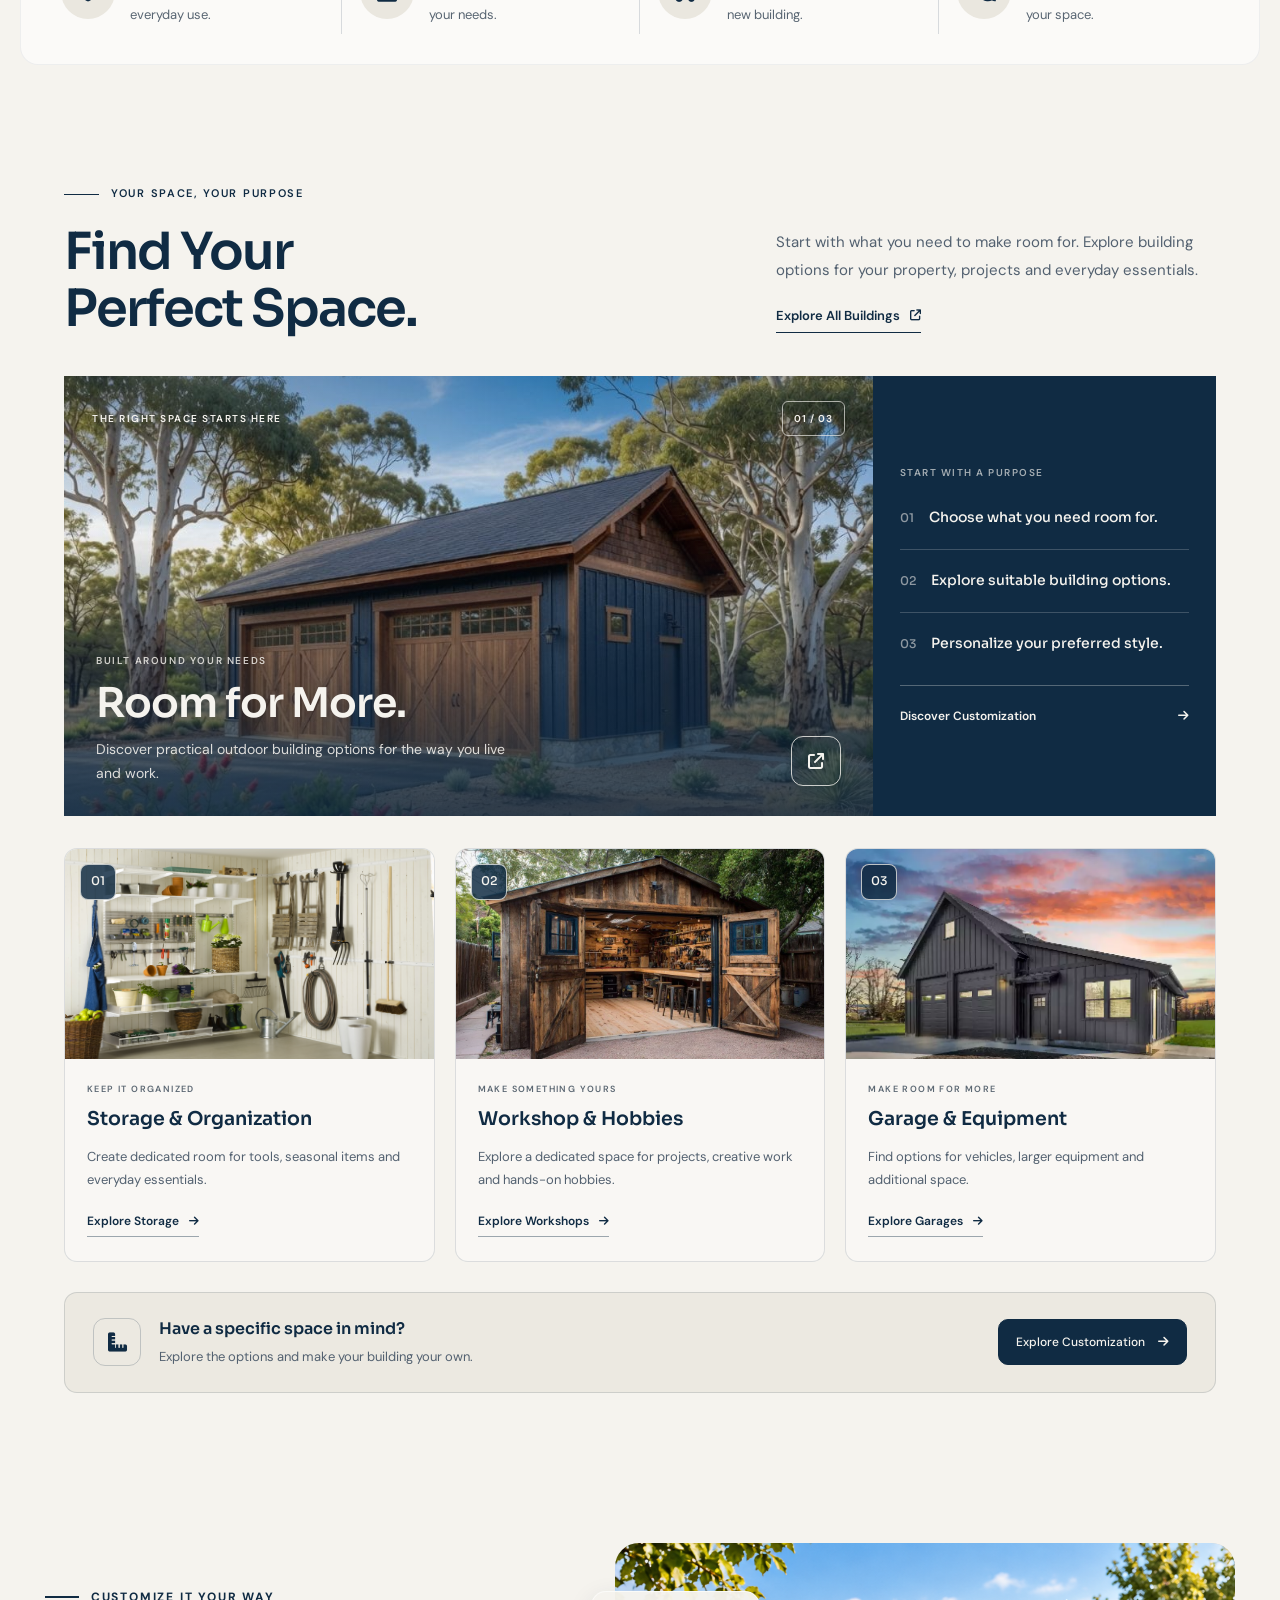
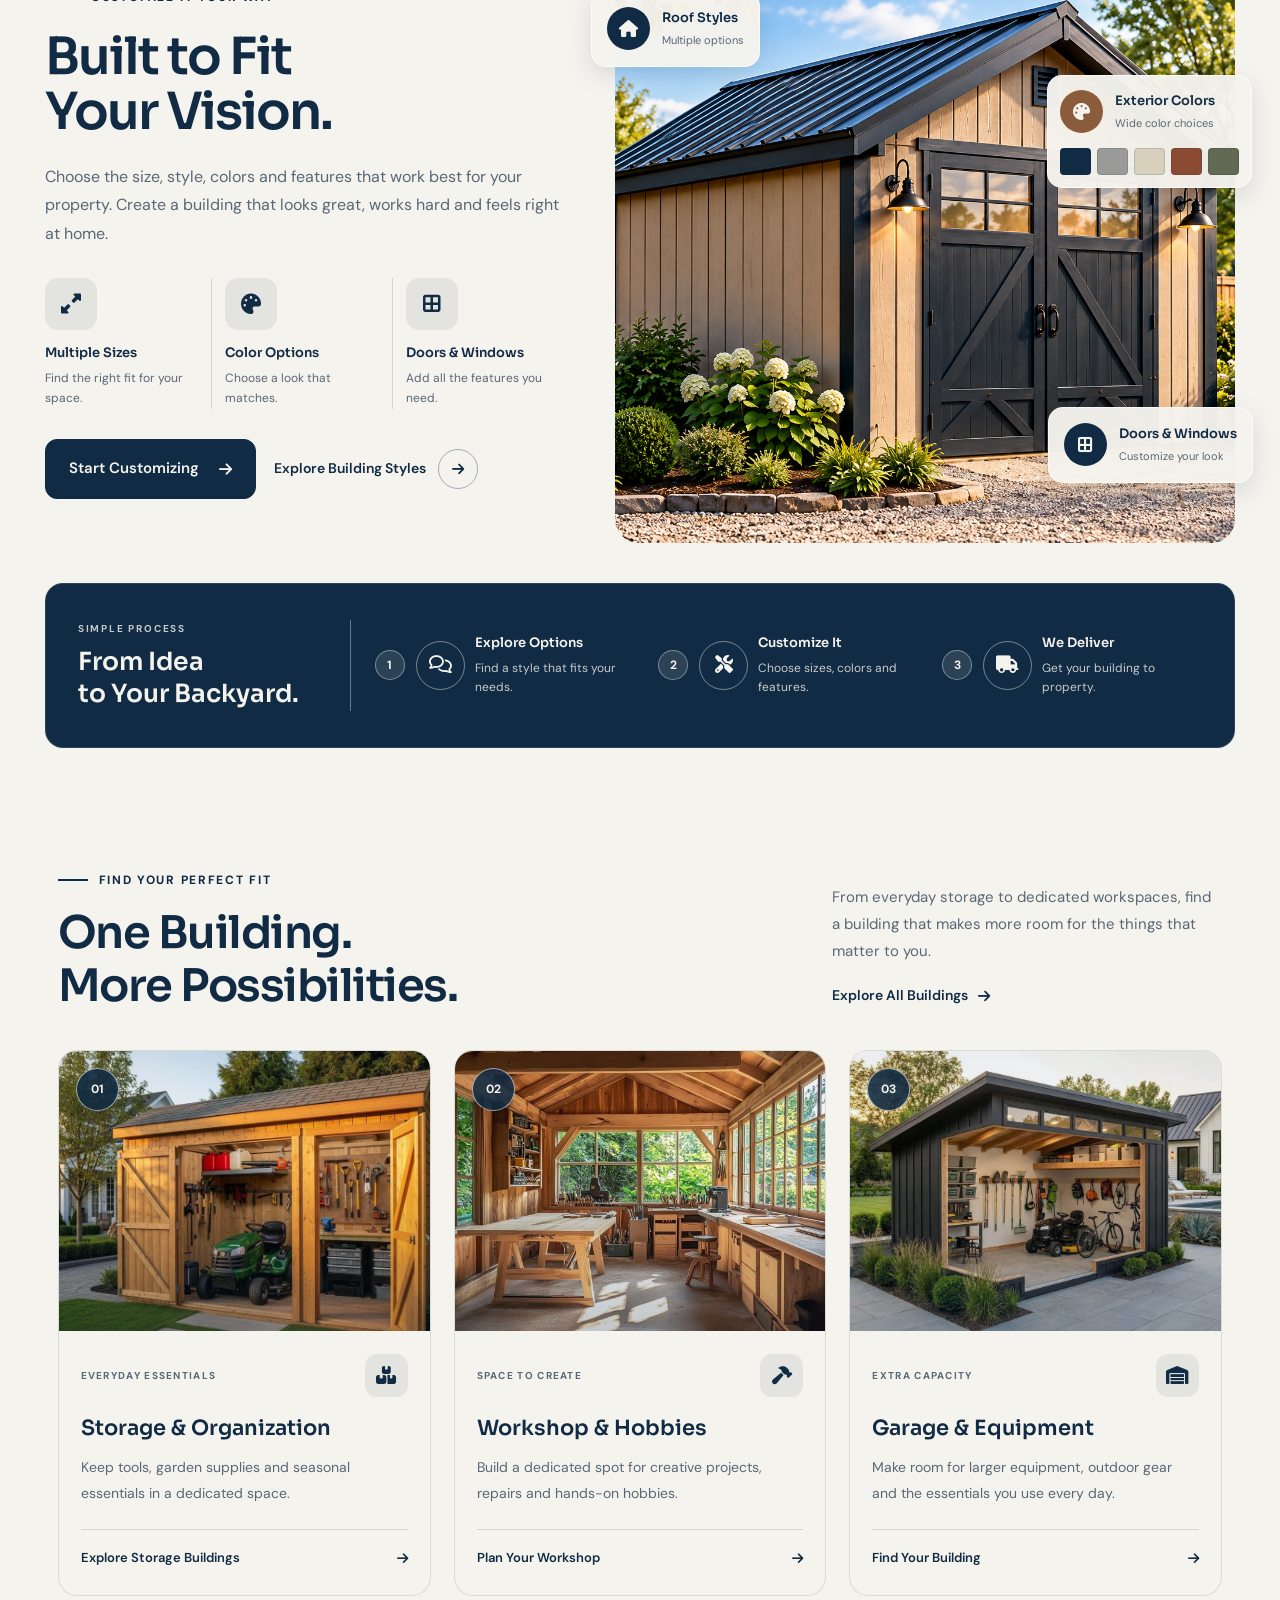
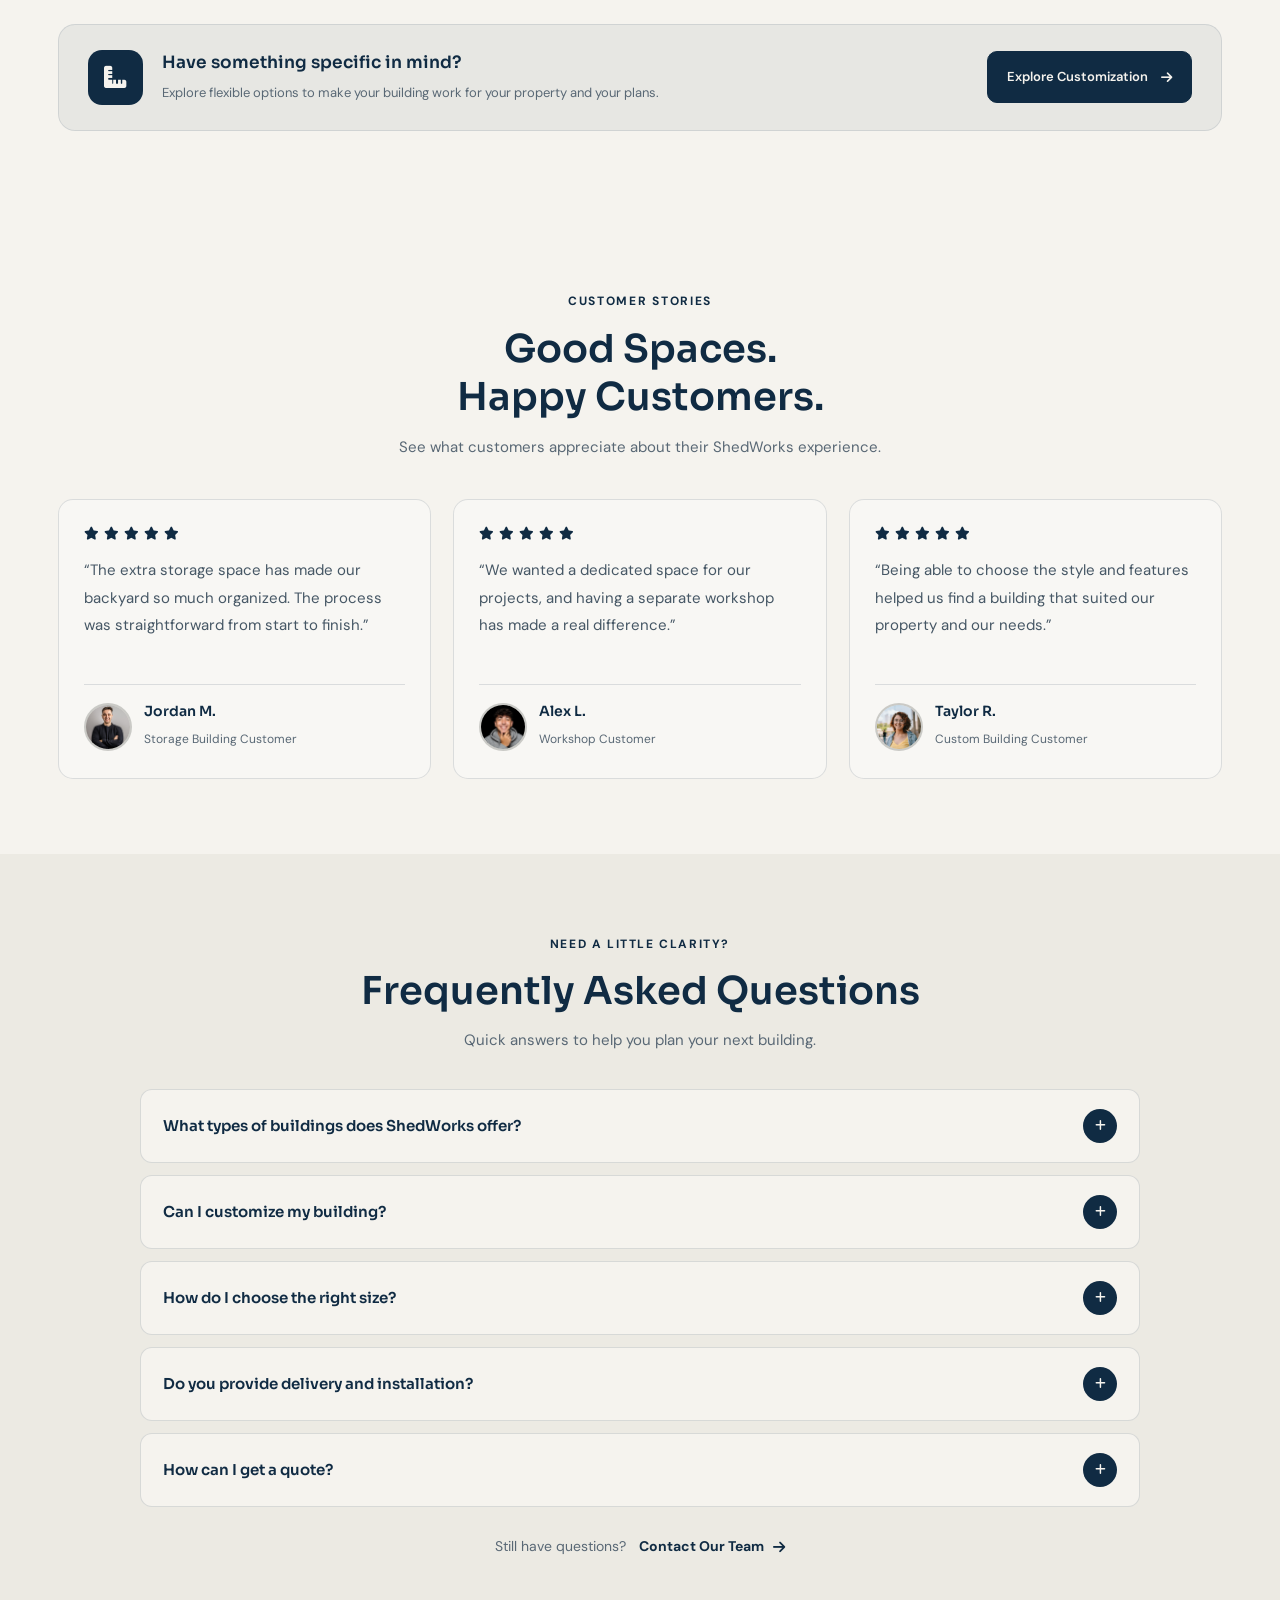
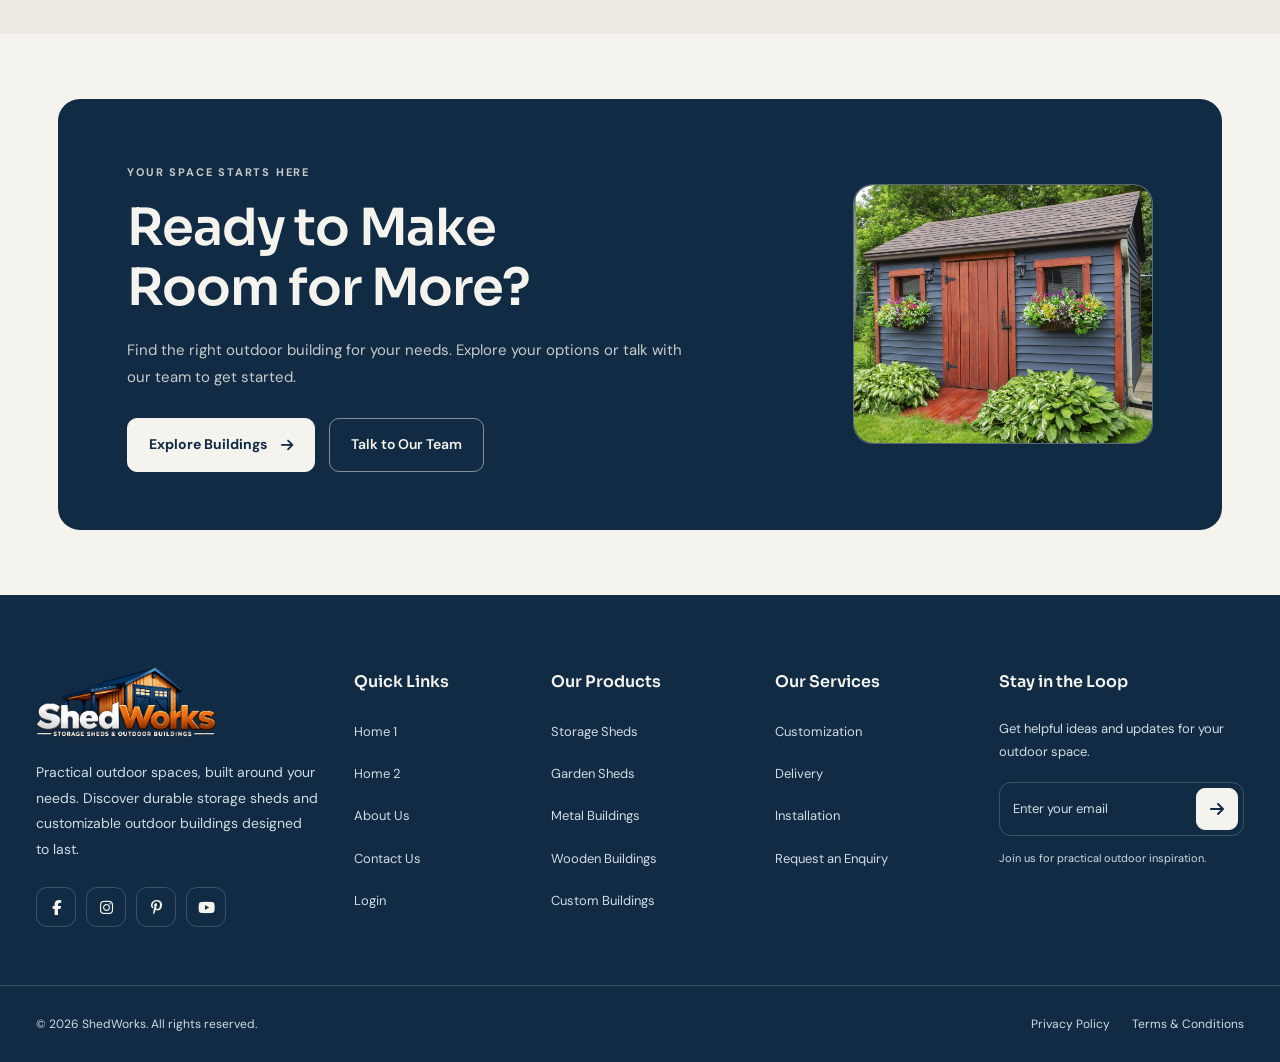
<file: home-2.html>
<!DOCTYPE html>
<html lang="en">

<head>
    <meta charset="UTF-8">
    <meta name="viewport" content="width=device-width, initial-scale=1.0">
    <script src="js/preferences.js"></script>

    <title>ShedWorks</title>

    <meta name="description"
        content="Explore durable storage sheds, garden sheds, garages, and customizable outdoor buildings with ShedWorks.">

    <!-- Google Fonts -->
    <link rel="preconnect" href="https://fonts.googleapis.com">
    <link rel="preconnect" href="https://fonts.gstatic.com" crossorigin>

    <!-- Website Favicon -->
    <link rel="icon" type="image/png" href="images/favicon.png">


    <link href="https://fonts.googleapis.com/css2?family=DM+Sans:wght@400;500&family=Sora:wght@400;500;600&display=swap"
        rel="stylesheet">

    <!-- Font Awesome -->
    <link rel="stylesheet" href="https://cdnjs.cloudflare.com/ajax/libs/font-awesome/6.7.2/css/all.min.css">

    <!-- Main CSS -->
    <link rel="stylesheet" href="css/style.css">
</head>

<body>


    <!-- ================= HEADER ================= -->
    <header class="sw-header" id="siteHeader">
        <div class="sw-header-inner">

            <!-- Logo: Left Edge -->
            <a href="index.html" class="sw-logo" aria-label="ShedWorks Home">
                <img src="images/logo.png" alt="ShedWorks - Storage Sheds and Outdoor Buildings">
            </a>

            <!-- Desktop Navigation: Center -->
            <nav class="sw-desktop-nav" aria-label="Main navigation">
                <div class="sw-nav-item sw-home-item">
                    <button class="sw-nav-link sw-home-trigger" type="button" aria-expanded="false"
                        aria-controls="swHomeDropdown">
                        <span>Home</span>
                        <i class="fa-solid fa-chevron-down"></i>
                    </button>

                    <div class="sw-home-dropdown" id="swHomeDropdown">
                        <a href="index.html">Home 1</a>
                        <a href="home-2.html">Home 2</a>
                    </div>
                </div>

                <a href="about.html" class="sw-nav-link">About</a>
                <a href="products.html" class="sw-nav-link">Products</a>
                <a href="customization.html" class="sw-nav-link">Customization</a>
                <a href="delivery-installation.html" class="sw-nav-link">
                    Delivery &amp; Installation
                </a>
                <a href="contact.html" class="sw-nav-link">Contact</a>
            </nav>

            <!-- Desktop Actions: Right Edge -->
            <div class="sw-desktop-actions">

                <button class="sw-icon-btn sw-theme-toggle" type="button" aria-label="Enable dark mode"
                    title="Toggle dark mode">
                    <i class="fa-solid fa-moon"></i>
                </button>

                <button class="sw-icon-btn sw-rtl-toggle" type="button" aria-label="Switch to RTL layout"
                    aria-pressed="false" title="Toggle RTL">
                    <i class="fa-solid fa-right-left"></i>
                </button>

                <a href="login.html" class="sw-login-btn">
                    <i class="fa-regular fa-user"></i>
                    <span>Login</span>
                </a>

            </div>

            <!-- Responsive Menu Toggle -->
            <button class="sw-menu-toggle" type="button" aria-label="Open navigation menu" aria-expanded="false"
                aria-controls="swMobileMenu">
                <span></span>
                <span></span>
                <span></span>
            </button>

        </div>

        <!-- Responsive Navigation Panel -->
        <div class="sw-mobile-menu" id="swMobileMenu" aria-hidden="true">

            <nav class="sw-mobile-nav" aria-label="Mobile navigation">

                <div class="sw-mobile-home">
                    <button class="sw-mobile-home-trigger" type="button" aria-expanded="false"
                        aria-controls="swMobileHomeDropdown">
                        <span>Home</span>
                        <i class="fa-solid fa-chevron-down"></i>
                    </button>

                    <div class="sw-mobile-home-dropdown" id="swMobileHomeDropdown">
                        <a href="index.html">Home 1</a>
                        <a href="home-2.html">Home 2</a>
                    </div>
                </div>

                <a href="about.html">About</a>
                <a href="products.html">Products</a>
                <a href="customization.html">Customization</a>
                <a href="delivery-installation.html">
                    Delivery &amp; Installation
                </a>
                <a href="contact.html">Contact</a>

            </nav>

            <!-- Toggles and Login Inside Responsive Menu -->
            <div class="sw-mobile-actions">

                <button class="sw-mobile-action sw-theme-toggle" type="button" aria-label="Enable dark mode">
                    <i class="fa-solid fa-moon"></i>
                    <span>Dark Mode</span>
                </button>

                <button class="sw-mobile-action sw-rtl-toggle" type="button" aria-pressed="false"
                    aria-label="Switch to RTL layout">
                    <i class="fa-solid fa-right-left"></i>
                    <span>RTL</span>
                </button>

                <a href="login.html" class="sw-mobile-login">
                    <i class="fa-regular fa-user"></i>
                    <span>Login</span>
                </a>

            </div>
        </div>
    </header>
    <!-- =============== END HEADER =============== -->


    <!-- =========================================
     SHEDWORKS HOME 2 — PREMIUM HERO
========================================= -->
    <section class="sw2-hero" id="sw2Hero">

        <div class="sw2-hero-visual">
            <img src="images/home2-hero-shed.jpg"
                alt="Premium wooden outdoor building with navy roof and spacious covered entrance"
                class="sw2-hero-image">

            <div class="sw2-hero-image-shade"></div>

            <div class="sw2-hero-image-caption">
                <span class="sw2-caption-line"></span>
                <span>BUILT AROUND YOUR WORLD</span>
            </div>

        </div>

        <div class="sw2-hero-content">

            <div class="sw2-hero-topline">
                <span class="sw2-hero-dot"></span>
                <span>OUTDOOR LIVING, REIMAGINED</span>
            </div>

            <h1 class="sw2-hero-title">
                Make Room
                <span>For More.</span>
            </h1>

            <p class="sw2-hero-description">
                More than extra storage. Create a space for your
                projects, your passions and everything that matters
                with thoughtfully designed outdoor buildings.
            </p>

            <div class="sw2-hero-actions">
                <a href="products.html" class="sw2-hero-primary-btn">
                    Explore Our Buildings
                    <i class="fa-solid fa-arrow-up-right-from-square"></i>
                </a>

                <a href="contact.html" class="sw2-hero-text-link">
                    Let's Plan Yours
                    <span>
                        <i class="fa-solid fa-arrow-right"></i>
                    </span>
                </a>
            </div>

            <span class="sw2-hero-watermark">SW.</span>
        </div>

        <!-- Bottom Information Strip -->
        <div class="sw2-hero-specs">

            <div class="sw2-spec-intro">
                <span>THE SHEDWORKS APPROACH</span>
                <strong>Space with purpose.</strong>
            </div>

            <div class="sw2-spec-item">
                <span class="sw2-spec-number">01</span>
                <div>
                    <strong>Choose Your Style</strong>
                    <span>Explore building options</span>
                </div>
            </div>

            <div class="sw2-spec-item">
                <span class="sw2-spec-number">02</span>
                <div>
                    <strong>Make It Yours</strong>
                    <span>Discover customization</span>
                </div>
            </div>

            <div class="sw2-spec-item">
                <span class="sw2-spec-number">03</span>
                <div>
                    <strong>Plan With Confidence</strong>
                    <span>Discuss your requirements</span>
                </div>
            </div>

            <a href="contact.html" class="sw2-spec-arrow" aria-label="Contact ShedWorks">
                <i class="fa-solid fa-arrow-up-right-from-square"></i>
            </a>

        </div>

    </section>
    <!-- =============== END HOME 2 HERO =============== -->


    <!-- =========================================
     HOME 2 — SECTION 2
     WHY CHOOSE SHEDWORKS
========================================= -->

    <section class="sw2-why-section" id="whyChooseShedWorks">

        <div class="sw2-why-container">

            <!-- LEFT CONTENT -->
            <div class="sw2-why-content">

                <div class="sw2-why-eyebrow">
                    <span class="sw2-why-eyebrow-line"></span>
                    <span>WHY CHOOSE SHEDWORKS</span>
                </div>

                <h2 class="sw2-why-heading">
                    Built for
                    <span>Real Life Spaces.</span>
                </h2>

                <p class="sw2-why-description">
                    From compact storage to customized outdoor buildings,
                    discover practical spaces designed around your property,
                    your projects and the way you live.
                </p>

                <a href="about.html" class="sw2-why-button">
                    Explore Our Difference
                    <i class="fa-solid fa-arrow-right"></i>
                </a>

                <!-- STATISTICS -->
                <div class="sw2-why-stats">

                    <div class="sw2-why-stat">
                        <strong>10<span>+</span></strong>
                        <p>SHED STYLES</p>
                    </div>

                    <div class="sw2-why-stat">
                        <strong>Flexible</strong>
                        <p>CUSTOMIZATION OPTIONS</p>
                    </div>

                    <div class="sw2-why-stat">
                        <strong>One</strong>
                        <p>SPACE THAT FITS YOU</p>
                    </div>

                </div>

            </div>

            <!-- RIGHT IMAGE SHOWCASE -->
            <div class="sw2-why-visual">

                <div class="sw2-why-backdrop"></div>

                <div class="sw2-why-image">
                    <img src="images/home2-difference-shed.jpg"
                        alt="Premium wooden outdoor shed with navy roof and spacious entrance" loading="lazy">
                </div>

                <!-- OVERLAPPING QUALITY BADGE -->
                <div class="sw2-why-badge">

                    <div class="sw2-why-badge-icon">
                        <i class="fa-solid fa-house-chimney"></i>
                    </div>

                    <div class="sw2-why-badge-text">
                        <span>THE SHEDWORKS APPROACH</span>
                        <strong>Quality for Everyday Living</strong>
                    </div>

                </div>

                <!-- DECORATIVE CORNER -->
                <span class="sw2-why-corner" aria-hidden="true"></span>

            </div>

        </div>

        <!-- BENEFITS STRIP -->
        <div class="sw2-why-benefits">

            <article class="sw2-why-benefit">
                <div class="sw2-why-benefit-icon">
                    <i class="fa-solid fa-shield-halved"></i>
                </div>

                <div class="sw2-why-benefit-content">
                    <h3>Durable Building Options</h3>
                    <p>Explore practical options for everyday use.</p>
                </div>
            </article>

            <article class="sw2-why-benefit">
                <div class="sw2-why-benefit-icon">
                    <i class="fa-solid fa-ruler-combined"></i>
                </div>

                <div class="sw2-why-benefit-content">
                    <h3>Personalized Choices</h3>
                    <p>Choose styles and features for your needs.</p>
                </div>
            </article>

            <article class="sw2-why-benefit">
                <div class="sw2-why-benefit-icon">
                    <i class="fa-solid fa-truck-fast"></i>
                </div>

                <div class="sw2-why-benefit-content">
                    <h3>Delivery & Installation</h3>
                    <p>Understand the steps for your new building.</p>
                </div>
            </article>

            <article class="sw2-why-benefit">
                <div class="sw2-why-benefit-icon">
                    <i class="fa-solid fa-comments"></i>
                </div>

                <div class="sw2-why-benefit-content">
                    <h3>Helpful Guidance</h3>
                    <p>Get team support while planning your space.</p>
                </div>
            </article>

        </div>

    </section>

    <!-- =============== END WHY CHOOSE SHEDWORKS =============== -->


    <!-- =========================================
     HOME 2 — SECTION 3
     FIND YOUR PERFECT SPACE
========================================= -->

    <section class="sw2-space-section" id="findYourPerfectSpace">

        <div class="sw2-space-container">

            <!-- SECTION HEADER -->
            <div class="sw2-space-header">

                <div class="sw2-space-heading-group">
                    <div class="sw2-space-eyebrow">
                        <span class="sw2-space-eyebrow-line"></span>
                        <span>YOUR SPACE, YOUR PURPOSE</span>
                    </div>

                    <h2 class="sw2-space-heading">
                        Find Your
                        <span>Perfect Space.</span>
                    </h2>
                </div>

                <div class="sw2-space-header-right">
                    <p class="sw2-space-intro">
                        Start with what you need to make room for.
                        Explore building options for your property,
                        projects and everyday essentials.
                    </p>

                    <a href="products.html" class="sw2-space-view-link">
                        Explore All Buildings
                        <i class="fa-solid fa-arrow-up-right-from-square"></i>
                    </a>
                </div>

            </div>

            <!-- FEATURED BUILDING -->
            <div class="sw2-space-feature">

                <div class="sw2-space-feature-image">
                    <img src="images/home2-space-feature.jpg"
                        alt="Premium outdoor storage building with spacious double doors" loading="lazy">

                    <div class="sw2-space-feature-overlay"></div>

                    <div class="sw2-space-feature-top">
                        <span class="sw2-space-feature-label">
                            THE RIGHT SPACE STARTS HERE
                        </span>

                        <span class="sw2-space-feature-number">01 / 03</span>
                    </div>

                    <div class="sw2-space-feature-bottom">
                        <div>
                            <span class="sw2-space-feature-kicker">
                                BUILT AROUND YOUR NEEDS
                            </span>

                            <h3>Room for More.</h3>

                            <p>
                                Discover practical outdoor building
                                options for the way you live and work.
                            </p>
                        </div>

                        <a href="products.html" class="sw2-space-feature-arrow"
                            aria-label="Explore ShedWorks buildings">
                            <i class="fa-solid fa-arrow-up-right-from-square"></i>
                        </a>
                    </div>
                </div>

                <div class="sw2-space-feature-side">

                    <span class="sw2-space-side-label">START WITH A PURPOSE</span>

                    <div class="sw2-space-side-heading">
                        <span>01</span>
                        <p>Choose what you need room for.</p>
                    </div>

                    <div class="sw2-space-side-line"></div>

                    <div class="sw2-space-side-heading">
                        <span>02</span>
                        <p>Explore suitable building options.</p>
                    </div>

                    <div class="sw2-space-side-line"></div>

                    <div class="sw2-space-side-heading">
                        <span>03</span>
                        <p>Personalize your preferred style.</p>
                    </div>

                    <a href="customization.html" class="sw2-space-side-link">
                        Discover Customization
                        <i class="fa-solid fa-arrow-right"></i>
                    </a>

                </div>

            </div>

            <!-- THREE PURPOSE PANELS -->
            <div class="sw2-space-options">

                <a href="products.html" class="sw2-space-option">

                    <div class="sw2-space-option-image">
                        <img src="images/home2-space-storage.jpg"
                            alt="Outdoor storage shed for garden tools and equipment" loading="lazy">

                        <span class="sw2-space-option-number">01</span>
                    </div>

                    <div class="sw2-space-option-content">
                        <span class="sw2-space-option-category">
                            KEEP IT ORGANIZED
                        </span>

                        <h3>Storage & Organization</h3>

                        <p>
                            Create dedicated room for tools, seasonal
                            items and everyday essentials.
                        </p>

                        <span class="sw2-space-option-link">
                            Explore Storage
                            <i class="fa-solid fa-arrow-right"></i>
                        </span>
                    </div>

                </a>

                <a href="products.html" class="sw2-space-option">

                    <div class="sw2-space-option-image">
                        <img src="images/home2-space-workshop.jpg" alt="Outdoor workshop building with a workbench"
                            loading="lazy">

                        <span class="sw2-space-option-number">02</span>
                    </div>

                    <div class="sw2-space-option-content">
                        <span class="sw2-space-option-category">
                            MAKE SOMETHING YOURS
                        </span>

                        <h3>Workshop & Hobbies</h3>

                        <p>
                            Explore a dedicated space for projects,
                            creative work and hands-on hobbies.
                        </p>

                        <span class="sw2-space-option-link">
                            Explore Workshops
                            <i class="fa-solid fa-arrow-right"></i>
                        </span>
                    </div>

                </a>

                <a href="products.html" class="sw2-space-option">

                    <div class="sw2-space-option-image">
                        <img src="images/home2-space-garage.jpg"
                            alt="Spacious detached outdoor garage with double doors" loading="lazy">

                        <span class="sw2-space-option-number">03</span>
                    </div>

                    <div class="sw2-space-option-content">
                        <span class="sw2-space-option-category">
                            MAKE ROOM FOR MORE
                        </span>

                        <h3>Garage & Equipment</h3>

                        <p>
                            Find options for vehicles, larger equipment
                            and additional space.
                        </p>

                        <span class="sw2-space-option-link">
                            Explore Garages
                            <i class="fa-solid fa-arrow-right"></i>
                        </span>
                    </div>

                </a>

            </div>

            <!-- BOTTOM CTA -->
            <div class="sw2-space-cta">

                <div class="sw2-space-cta-mark">
                    <i class="fa-solid fa-ruler-combined"></i>
                </div>

                <div class="sw2-space-cta-copy">
                    <h3>Have a specific space in mind?</h3>
                    <p>Explore the options and make your building your own.</p>
                </div>

                <a href="customization.html" class="sw2-space-cta-button">
                    Explore Customization
                    <i class="fa-solid fa-arrow-right"></i>
                </a>

            </div>

        </div>

    </section>

    <!-- =============== END SECTION 3 =============== -->



    <!-- ==========================================
     SHEDWORKS HOME 2 - CUSTOMIZATION SECTION
=========================================== -->
    <section class="sw2-custom-section" id="customization">

        <div class="sw2-custom-main">

            <!-- LEFT CONTENT -->
            <div class="sw2-custom-content">

                <div class="sw2-custom-eyebrow">
                    <span class="sw2-custom-eyebrow-line"></span>
                    CUSTOMIZE IT YOUR WAY
                </div>

                <h2 class="sw2-custom-title">
                    Built to Fit
                    <span>Your Vision.</span>
                </h2>

                <p class="sw2-custom-description">
                    Choose the size, style, colors and features that work
                    best for your property. Create a building that looks
                    great, works hard and feels right at home.
                </p>

                <!-- FEATURE OPTIONS -->
                <div class="sw2-custom-features">

                    <div class="sw2-custom-feature">
                        <div class="sw2-custom-icon">
                            <i class="fa-solid fa-up-right-and-down-left-from-center"></i>
                        </div>
                        <h3>Multiple Sizes</h3>
                        <p>Find the right fit for your space.</p>
                    </div>

                    <div class="sw2-custom-feature">
                        <div class="sw2-custom-icon">
                            <i class="fa-solid fa-palette"></i>
                        </div>
                        <h3>Color Options</h3>
                        <p>Choose a look that matches.</p>
                    </div>

                    <div class="sw2-custom-feature">
                        <div class="sw2-custom-icon">
                            <i class="fa-solid fa-border-all"></i>
                        </div>
                        <h3>Doors &amp; Windows</h3>
                        <p>Add all the features you need.</p>
                    </div>

                </div>

                <!-- BUTTONS -->
                <div class="sw2-custom-actions">

                    <a href="customization.html" class="sw2-custom-primary-btn">
                        <span>Start Customizing</span>
                        <i class="fa-solid fa-arrow-right"></i>
                    </a>

                    <a href="products.html" class="sw2-custom-text-btn">
                        <span>Explore Building Styles</span>
                        <span class="sw2-custom-arrow-circle">
                            <i class="fa-solid fa-arrow-right"></i>
                        </span>
                    </a>

                </div>

            </div>

            <!-- RIGHT SIDE IMAGE + FLOATING CARDS -->
            <div class="sw2-custom-visual">

                <div class="sw2-custom-image-wrap">
                    <img src="images/home2-customization-shed.jpg"
                        alt="Premium wooden storage shed with dark double doors" class="sw2-custom-image"
                        loading="lazy">
                </div>

                <!-- ROOF STYLE CARD -->
                <div class="sw2-custom-callout sw2-custom-callout-roof">

                    <div class="sw2-custom-callout-icon">
                        <i class="fa-solid fa-house"></i>
                    </div>

                    <div class="sw2-custom-callout-copy">
                        <h3>Roof Styles</h3>
                        <p>Multiple options</p>
                    </div>

                </div>

                <!-- EXTERIOR COLOR CARD -->
                <div class="sw2-custom-color-card">

                    <div class="sw2-custom-callout">

                        <div class="sw2-custom-callout-icon sw2-custom-color-icon">
                            <i class="fa-solid fa-palette"></i>
                        </div>

                        <div class="sw2-custom-callout-copy">
                            <h3>Exterior Colors</h3>
                            <p>Wide color choices</p>
                        </div>

                    </div>

                    <div class="sw2-custom-color-swatches">
                        <span title="Navy"></span>
                        <span title="Grey"></span>
                        <span title="Ivory"></span>
                        <span title="Wood"></span>
                        <span title="Olive"></span>
                    </div>

                </div>

                <!-- DOORS & WINDOWS CARD -->
                <div class="sw2-custom-callout sw2-custom-callout-doors">

                    <div class="sw2-custom-callout-icon">
                        <i class="fa-solid fa-border-all"></i>
                    </div>

                    <div class="sw2-custom-callout-copy">
                        <h3>Doors &amp; Windows</h3>
                        <p>Customize your look</p>
                    </div>

                </div>

            </div>

        </div>

        <!-- BOTTOM PROCESS STRIP -->
        <div class="sw2-custom-process">

            <div class="sw2-custom-process-heading">
                <span>SIMPLE PROCESS</span>
                <h3>From Idea<br>to Your Backyard.</h3>
            </div>

            <div class="sw2-custom-process-step">

                <span class="sw2-custom-step-number">1</span>

                <div class="sw2-custom-step-icon">
                    <i class="fa-regular fa-comments"></i>
                </div>

                <div class="sw2-custom-step-copy">
                    <h4>Explore Options</h4>
                    <p>Find a style that fits your needs.</p>
                </div>

            </div>

            <div class="sw2-custom-process-step">

                <span class="sw2-custom-step-number">2</span>

                <div class="sw2-custom-step-icon">
                    <i class="fa-solid fa-screwdriver-wrench"></i>
                </div>

                <div class="sw2-custom-step-copy">
                    <h4>Customize It</h4>
                    <p>Choose sizes, colors and features.</p>
                </div>

            </div>

            <div class="sw2-custom-process-step">

                <span class="sw2-custom-step-number">3</span>

                <div class="sw2-custom-step-icon">
                    <i class="fa-solid fa-truck"></i>
                </div>

                <div class="sw2-custom-step-copy">
                    <h4>We Deliver</h4>
                    <p>Get your building to property.</p>
                </div>

            </div>

        </div>

    </section>


    <!-- ==========================================
     HOME 2 - BUILDINGS FOR EVERY PURPOSE
=========================================== -->
    <section class="sw2-use-section" id="buildingUses">

        <div class="sw2-use-container">

            <!-- SECTION HEADER -->
            <div class="sw2-use-header">

                <div class="sw2-use-heading-content">
                    <span class="sw2-use-eyebrow">
                        <span></span>
                        FIND YOUR PERFECT FIT
                    </span>

                    <h2 class="sw2-use-title">
                        One Building.
                        <span>More Possibilities.</span>
                    </h2>
                </div>

                <div class="sw2-use-heading-side">
                    <p>
                        From everyday storage to dedicated workspaces,
                        find a building that makes more room for the
                        things that matter to you.
                    </p>

                    <a href="products.html" class="sw2-use-all-link">
                        Explore All Buildings
                        <i class="fa-solid fa-arrow-right"></i>
                    </a>
                </div>

            </div>

            <!-- PURPOSE CARDS -->
            <div class="sw2-use-grid">

                <!-- CARD 1 -->
                <article class="sw2-use-card">

                    <div class="sw2-use-card-image">
                        <img src="images/home2-use-storage.jpg" alt="Outdoor storage shed for garden equipment"
                            loading="lazy">

                        <span class="sw2-use-card-number">01</span>
                    </div>

                    <div class="sw2-use-card-content">

                        <div class="sw2-use-card-top">
                            <span class="sw2-use-card-label">
                                EVERYDAY ESSENTIALS
                            </span>

                            <span class="sw2-use-card-icon">
                                <i class="fa-solid fa-boxes-stacked"></i>
                            </span>
                        </div>

                        <h3>Storage &amp; Organization</h3>

                        <p>
                            Keep tools, garden supplies and seasonal
                            essentials in a dedicated space.
                        </p>

                        <a href="products.html" class="sw2-use-card-link">
                            Explore Storage Buildings
                            <i class="fa-solid fa-arrow-right"></i>
                        </a>

                    </div>

                </article>

                <!-- CARD 2 -->
                <article class="sw2-use-card">

                    <div class="sw2-use-card-image">
                        <img src="images/home2-use-workshop.jpg" alt="Outdoor workshop with a workbench and tools"
                            loading="lazy">

                        <span class="sw2-use-card-number">02</span>
                    </div>

                    <div class="sw2-use-card-content">

                        <div class="sw2-use-card-top">
                            <span class="sw2-use-card-label">
                                SPACE TO CREATE
                            </span>

                            <span class="sw2-use-card-icon">
                                <i class="fa-solid fa-hammer"></i>
                            </span>
                        </div>

                        <h3>Workshop &amp; Hobbies</h3>

                        <p>
                            Build a dedicated spot for creative projects,
                            repairs and hands-on hobbies.
                        </p>

                        <a href="customization.html" class="sw2-use-card-link">
                            Plan Your Workshop
                            <i class="fa-solid fa-arrow-right"></i>
                        </a>

                    </div>

                </article>

                <!-- CARD 3 -->
                <article class="sw2-use-card">

                    <div class="sw2-use-card-image">
                        <img src="images/home2-use-garage.jpg" alt="Outdoor building for equipment and vehicle storage"
                            loading="lazy">

                        <span class="sw2-use-card-number">03</span>
                    </div>

                    <div class="sw2-use-card-content">

                        <div class="sw2-use-card-top">
                            <span class="sw2-use-card-label">
                                EXTRA CAPACITY
                            </span>

                            <span class="sw2-use-card-icon">
                                <i class="fa-solid fa-warehouse"></i>
                            </span>
                        </div>

                        <h3>Garage &amp; Equipment</h3>

                        <p>
                            Make room for larger equipment, outdoor gear
                            and the essentials you use every day.
                        </p>

                        <a href="products.html" class="sw2-use-card-link">
                            Find Your Building
                            <i class="fa-solid fa-arrow-right"></i>
                        </a>

                    </div>

                </article>

            </div>

            <!-- BOTTOM CTA -->
            <div class="sw2-use-bottom">

                <div class="sw2-use-bottom-icon">
                    <i class="fa-solid fa-ruler-combined"></i>
                </div>

                <div class="sw2-use-bottom-text">
                    <h3>Have something specific in mind?</h3>
                    <p>
                        Explore flexible options to make your building
                        work for your property and your plans.
                    </p>
                </div>

                <a href="customization.html" class="sw2-use-bottom-btn">
                    Explore Customization
                    <i class="fa-solid fa-arrow-right"></i>
                </a>

            </div>

        </div>

    </section>


    <!-- TESTIMONIALS SECTION -->
    <section class="sw2-testimonials" id="testimonials">
        <div class="sw2-testimonials-container">

            <div class="sw2-testimonials-heading">
                <span class="sw2-testimonials-eyebrow">CUSTOMER STORIES</span>
                <h2>Good Spaces. <span>Happy Customers.</span></h2>
                <p>See what customers appreciate about their ShedWorks experience.</p>
            </div>

            <div class="sw2-testimonials-grid">

                <article class="sw2-testimonial-card">
                    <div class="sw2-testimonial-stars" aria-label="5 out of 5 stars">
                        <i class="fa-solid fa-star"></i>
                        <i class="fa-solid fa-star"></i>
                        <i class="fa-solid fa-star"></i>
                        <i class="fa-solid fa-star"></i>
                        <i class="fa-solid fa-star"></i>
                    </div>
                    <p class="sw2-testimonial-quote">
                        “The extra storage space has made our backyard so much organized.
                        The process was straightforward from start to finish.”
                    </p>
                    <div class="sw2-testimonial-author">

                        <div class="sw2-testimonial-avatar">
                            <img src="images/customer-1.jpg" alt="Jordan M.">
                        </div>

                        <div>
                            <h3>Jordan M.</h3>
                            <span>Storage Building Customer</span>
                        </div>
                    </div>
                </article>

                <article class="sw2-testimonial-card">
                    <div class="sw2-testimonial-stars" aria-label="5 out of 5 stars">
                        <i class="fa-solid fa-star"></i>
                        <i class="fa-solid fa-star"></i>
                        <i class="fa-solid fa-star"></i>
                        <i class="fa-solid fa-star"></i>
                        <i class="fa-solid fa-star"></i>
                    </div>
                    <p class="sw2-testimonial-quote">
                        “We wanted a dedicated space for our projects, and having a
                        separate workshop has made a real difference.”
                    </p>
                    <div class="sw2-testimonial-author">

                        <div class="sw2-testimonial-avatar">
                            <img src="images/customer-2.jpg" alt="Alex L.">
                        </div>

                        <div>
                            <h3>Alex L.</h3>
                            <span>Workshop Customer</span>
                        </div>
                    </div>
                </article>

                <article class="sw2-testimonial-card">
                    <div class="sw2-testimonial-stars" aria-label="5 out of 5 stars">
                        <i class="fa-solid fa-star"></i>
                        <i class="fa-solid fa-star"></i>
                        <i class="fa-solid fa-star"></i>
                        <i class="fa-solid fa-star"></i>
                        <i class="fa-solid fa-star"></i>
                    </div>
                    <p class="sw2-testimonial-quote">
                        “Being able to choose the style and features helped us find
                        a building that suited our property and our needs.”
                    </p>
                    <div class="sw2-testimonial-author">

                        <div class="sw2-testimonial-avatar">
                            <img src="images/customer-3.jpg" alt="Taylor R.">
                        </div>

                        <div>
                            <h3>Taylor R.</h3>
                            <span>Custom Building Customer</span>
                        </div>
                    </div>
                </article>

            </div>
        </div>
    </section>


    <!-- FAQ SECTION -->
    <section class="sw2-faq" id="faq">
        <div class="sw2-faq-container">

            <div class="sw2-faq-heading">
                <span class="sw2-faq-eyebrow">NEED A LITTLE CLARITY?</span>
                <h2>Frequently Asked Questions</h2>
                <p>Quick answers to help you plan your next building.</p>
            </div>

            <div class="sw2-faq-list">

                <details class="sw2-faq-item">
                    <summary>
                        What types of buildings does ShedWorks offer?
                        <span class="sw2-faq-toggle"><i class="fa-solid fa-plus"></i></span>
                    </summary>
                    <div class="sw2-faq-answer">
                        Explore storage sheds, workshop spaces, garage-style
                        buildings and other outdoor building options. Available
                        styles depend on the products you offer.
                    </div>
                </details>

                <details class="sw2-faq-item">
                    <summary>
                        Can I customize my building?
                        <span class="sw2-faq-toggle"><i class="fa-solid fa-plus"></i></span>
                    </summary>
                    <div class="sw2-faq-answer">
                        Customization may include building size, exterior finish,
                        roof style, doors and windows. Contact us to confirm the
                        available options for your chosen building.
                    </div>
                </details>

                <details class="sw2-faq-item">
                    <summary>
                        How do I choose the right size?
                        <span class="sw2-faq-toggle"><i class="fa-solid fa-plus"></i></span>
                    </summary>
                    <div class="sw2-faq-answer">
                        Start by listing what you plan to store or use inside.
                        Then consider the available property space, access,
                        and room needed to move around comfortably.
                    </div>
                </details>

                <details class="sw2-faq-item">
                    <summary>
                        Do you provide delivery and installation?
                        <span class="sw2-faq-toggle"><i class="fa-solid fa-plus"></i></span>
                    </summary>
                    <div class="sw2-faq-answer">
                        Delivery and installation availability can vary by building
                        and location. Contact our team to confirm the service
                        options for your property.
                    </div>
                </details>

                <details class="sw2-faq-item">
                    <summary>
                        How can I get a quote?
                        <span class="sw2-faq-toggle"><i class="fa-solid fa-plus"></i></span>
                    </summary>
                    <div class="sw2-faq-answer">
                        Share the type of building you need, approximate size,
                        preferred features and location through our contact page
                        to discuss the next steps.
                    </div>
                </details>

            </div>

            <div class="sw2-faq-help">
                <p>Still have questions?</p>
                <a href="contact.html">
                    Contact Our Team
                    <i class="fa-solid fa-arrow-right"></i>
                </a>
            </div>

        </div>
    </section>


    <!-- FINAL CTA SECTION -->
    <section class="sw2-final-cta" id="home2FinalCta">
        <div class="sw2-final-cta-container">

            <div class="sw2-final-cta-content">
                <span class="sw2-final-cta-eyebrow">
                    YOUR SPACE STARTS HERE
                </span>

                <h2>
                    Ready to Make
                    <span>Room for More?</span>
                </h2>

                <p>
                    Find the right outdoor building for your needs.
                    Explore your options or talk with our team to get started.
                </p>

                <div class="sw2-final-cta-actions">
                    <a href="products.html" class="sw2-final-cta-primary">
                        Explore Buildings
                        <i class="fa-solid fa-arrow-right"></i>
                    </a>

                    <a href="contact.html" class="sw2-final-cta-secondary">
                        Talk to Our Team
                    </a>
                </div>
            </div>


            <div class="sw2-final-cta-image">
                <img src="images/home2-cta-shed.jpg" alt="ShedWorks outdoor storage building" loading="lazy">
            </div>

        </div>
    </section>


    <!-- ================= SHEDWORKS FOOTER ================= -->
    <footer class="sw-footer">

        <!-- Main Footer -->
        <div class="sw-footer-main">
            <div class="sw-footer-container">

                <!-- Brand Column -->
                <div class="sw-footer-brand">
                    <a href="index.html" class="sw-footer-logo">
                        <img src="images/logo-light.png" alt="ShedWorks - Storage Sheds and Outdoor Buildings">
                    </a>

                    <p class="sw-footer-description">
                        Practical outdoor spaces, built around your needs.
                        Discover durable storage sheds and customizable
                        outdoor buildings designed to last.
                    </p>

                    <div class="sw-footer-socials">
                        <a href="#" aria-label="Facebook">
                            <i class="fa-brands fa-facebook-f"></i>
                        </a>
                        <a href="#" aria-label="Instagram">
                            <i class="fa-brands fa-instagram"></i>
                        </a>
                        <a href="#" aria-label="Pinterest">
                            <i class="fa-brands fa-pinterest-p"></i>
                        </a>
                        <a href="#" aria-label="YouTube">
                            <i class="fa-brands fa-youtube"></i>
                        </a>
                    </div>
                </div>

                <!-- Quick Links -->
                <div class="sw-footer-column">
                    <h3>Quick Links</h3>
                    <ul>
                        <li><a href="index.html">Home 1</a></li>
                        <li><a href="home-2.html">Home 2</a></li>
                        <li><a href="about.html">About Us</a></li>
                        <li><a href="contact.html">Contact Us</a></li>
                        <li><a href="login.html">Login</a></li>
                    </ul>
                </div>

                <!-- Products -->
                <div class="sw-footer-column">
                    <h3>Our Products</h3>
                    <ul>
                        <li><a href="products.html">Storage Sheds</a></li>
                        <li><a href="products.html">Garden Sheds</a></li>
                        <li><a href="products.html">Metal Buildings</a></li>
                        <li><a href="products.html">Wooden Buildings</a></li>
                        <li><a href="customization.html">Custom Buildings</a></li>
                    </ul>
                </div>

                <!-- Services -->
                <div class="sw-footer-column">
                    <h3>Our Services</h3>
                    <ul>
                        <li><a href="customization.html">Customization</a></li>
                        <li><a href="delivery-installation.html">Delivery</a></li>
                        <li><a href="delivery-installation.html">Installation</a></li>
                        <li><a href="contact.html">Request an Enquiry</a></li>
                    </ul>
                </div>

                <!-- Newsletter -->
                <div class="sw-footer-newsletter">
                    <h3>Stay in the Loop</h3>

                    <p>
                        Get helpful ideas and updates for your
                        outdoor space.
                    </p>

                    <form class="sw-newsletter-form" id="swNewsletterForm">
                        <label class="sw-sr-only" for="swNewsletterEmail">
                            Email address
                        </label>

                        <input type="email" id="swNewsletterEmail" name="email" placeholder="Enter your email" required>

                        <button type="submit" aria-label="Subscribe">
                            <i class="fa-solid fa-arrow-right"></i>
                        </button>
                    </form>

                    <p class="sw-newsletter-note" id="swNewsletterMessage" aria-live="polite">
                        Join us for practical outdoor inspiration.
                    </p>
                </div>

            </div>
        </div>

        <!-- Footer Bottom -->
        <div class="sw-footer-bottom">
            <div class="sw-footer-bottom-inner">

                <p>
                    &copy; <span id="swCopyrightYear"></span>
                    ShedWorks. All rights reserved.
                </p>

                <div class="sw-footer-bottom-links">
                    <a href="#">Privacy Policy</a>
                    <a href="#">Terms &amp; Conditions</a>
                </div>
            </div>
        </div>

    </footer>
    <!-- =============== END SHEDWORKS FOOTER =============== -->


    <!-- Scroll To Top Button -->
    <button class="sw-scroll-top" id="swScrollTop" type="button" aria-label="Scroll to top" title="Back to top">
        <i class="fa-solid fa-arrow-up"></i>
    </button>


    <script src="js/main.js"></script>

</body>

</html>
</file>
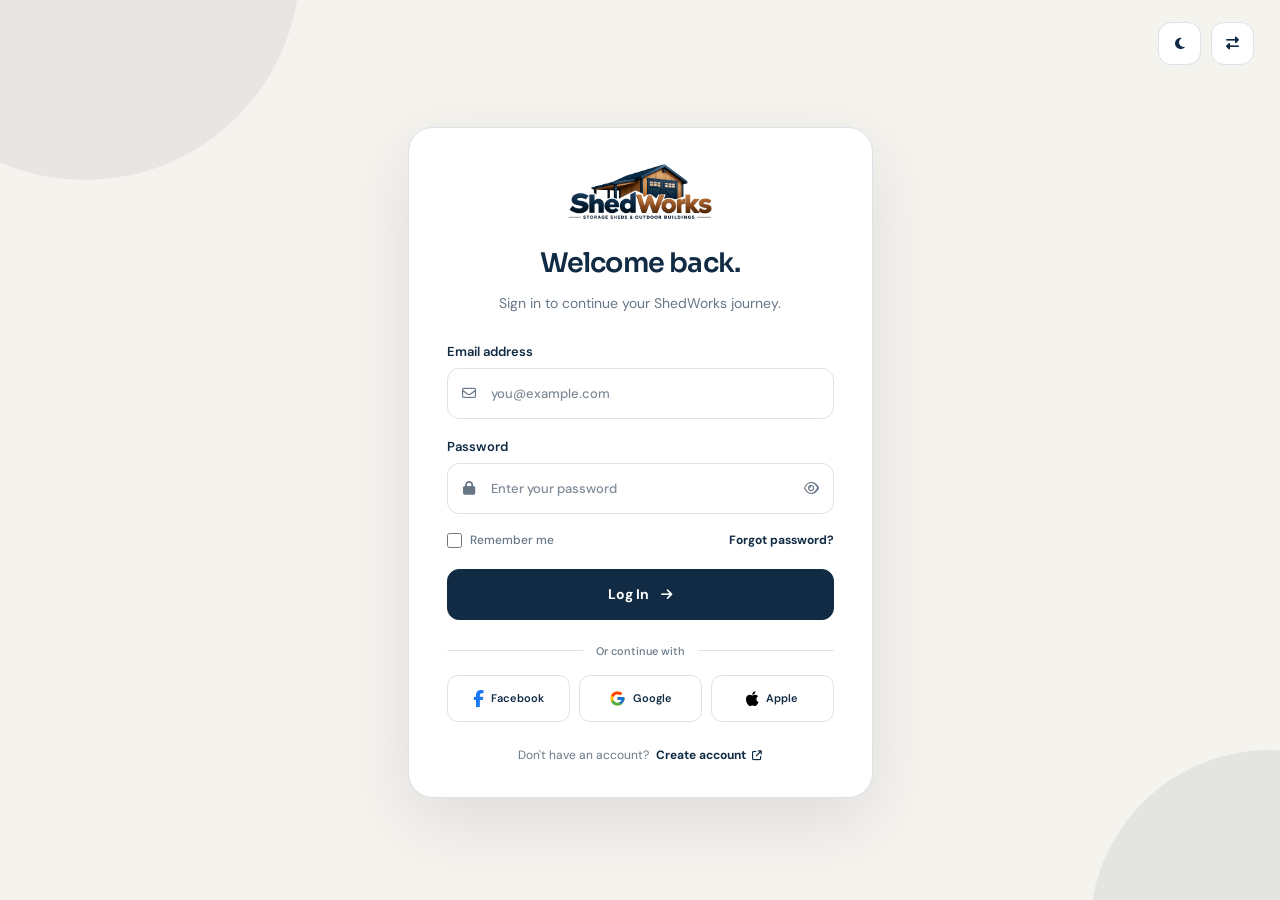
<file: login.html>
<!DOCTYPE html>
<html lang="en">

<head>
    <meta charset="UTF-8">
    <meta name="viewport" content="width=device-width, initial-scale=1.0">
    <script src="js/preferences.js"></script>

    <title>ShedWorks</title>

    <meta name="description"
        content="Explore durable storage sheds, garden sheds, garages, and customizable outdoor buildings with ShedWorks.">

    <!-- Google Fonts -->
    <link rel="preconnect" href="https://fonts.googleapis.com">
    <link rel="preconnect" href="https://fonts.gstatic.com" crossorigin>

    <!-- Website Favicon -->
    <link rel="icon" type="image/png" href="images/favicon.png">


    <link href="https://fonts.googleapis.com/css2?family=DM+Sans:wght@400;500&family=Sora:wght@400;500;600&display=swap"
        rel="stylesheet">

    <!-- Font Awesome -->
    <link rel="stylesheet" href="https://cdnjs.cloudflare.com/ajax/libs/font-awesome/6.7.2/css/all.min.css">

    <!-- Main CSS -->
    <link rel="stylesheet" href="css/auth.css">
</head>

<body>

    <main class="sw-auth-page">
        <div class="sw-auth-tools" aria-label="Display settings">
            <button class="sw-auth-tool" id="sw-theme-toggle" type="button" aria-label="Toggle dark mode"
                title="Toggle dark mode">
                <i class="fa-solid fa-moon" id="sw-theme-icon"></i>
            </button>
            <button class="sw-auth-tool" id="sw-rtl-toggle" type="button" aria-label="Toggle right-to-left layout"
                title="Toggle RTL layout">
                <i class="fa-solid fa-right-left" id="sw-theme-icon"></i>
            </button>
        </div>

        <section class="sw-auth-card" aria-labelledby="sw-login-title">
            <a class="sw-auth-logo" href="index.html" aria-label="ShedWorks home">
                <img src="images/logo.png" alt="ShedWorks">
            </a>

            <div class="sw-auth-heading">
                <h1 id="sw-login-title">Welcome back.</h1>
                <p>Sign in to continue your ShedWorks journey.</p>
            </div>

            <form class="sw-auth-form" id="sw-login-form">
                <div class="sw-auth-field">
                    <label for="sw-login-email">Email address</label>
                    <div class="sw-auth-input-wrap">
                        <i class="fa-regular fa-envelope sw-auth-input-icon" aria-hidden="true"></i>
                        <input id="sw-login-email" name="email" type="email" placeholder="you@example.com"
                            autocomplete="email" required>
                    </div>
                </div>

                <div class="sw-auth-field">
                    <label for="sw-login-password">Password</label>
                    <div class="sw-auth-input-wrap">
                        <i class="fa-solid fa-lock sw-auth-input-icon" aria-hidden="true"></i>
                        <input id="sw-login-password" name="password" type="password" placeholder="Enter your password"
                            autocomplete="current-password" required>
                        <button class="sw-auth-eye" type="button" data-password-toggle="sw-login-password"
                            aria-label="Show password">
                            <i class="fa-regular fa-eye" aria-hidden="true"></i>
                        </button>
                    </div>
                </div>

                <div class="sw-auth-options">
                    <label class="sw-auth-remember">
                        <input type="checkbox" name="remember" id="sw-remember">
                        <span>Remember me</span>
                    </label>
                    <a href="#" class="sw-auth-text-link">Forgot password?</a>
                </div>

                <button class="sw-auth-submit" type="submit">
                    <span>Log In</span>
                    <i class="fa-solid fa-arrow-right" aria-hidden="true"></i>
                </button>

                <p class="sw-auth-feedback" id="sw-login-feedback" role="status" aria-live="polite"></p>
            </form>

            <div class="sw-auth-divider"><span>Or continue with</span></div>

            <div class="sw-auth-socials">
                <button class="sw-auth-social sw-auth-facebook" type="button" data-social="Facebook">
                    <i class="fa-brands fa-facebook-f" aria-hidden="true"></i>
                    <span>Facebook</span>
                </button>

                <button class="sw-auth-social sw-auth-google" type="button" data-social="Google">
                    <img src="images/google-logo.svg" alt="" aria-hidden="true">
                    <span>Google</span>
                </button>

                <button class="sw-auth-social sw-auth-apple" type="button" data-social="Apple">
                    <i class="fa-brands fa-apple" aria-hidden="true"></i>
                    <span>Apple</span>
                </button>
            </div>

            <p class="sw-auth-switch">
                Don't have an account?
                <a href="register.html">Create account <i class="fa-solid fa-arrow-up-right-from-square"
                        aria-hidden="true"></i></a>
            </p>

        </section>

    </main>


    <script src="js/auth.js"></script>

</body>

</html>
</file>
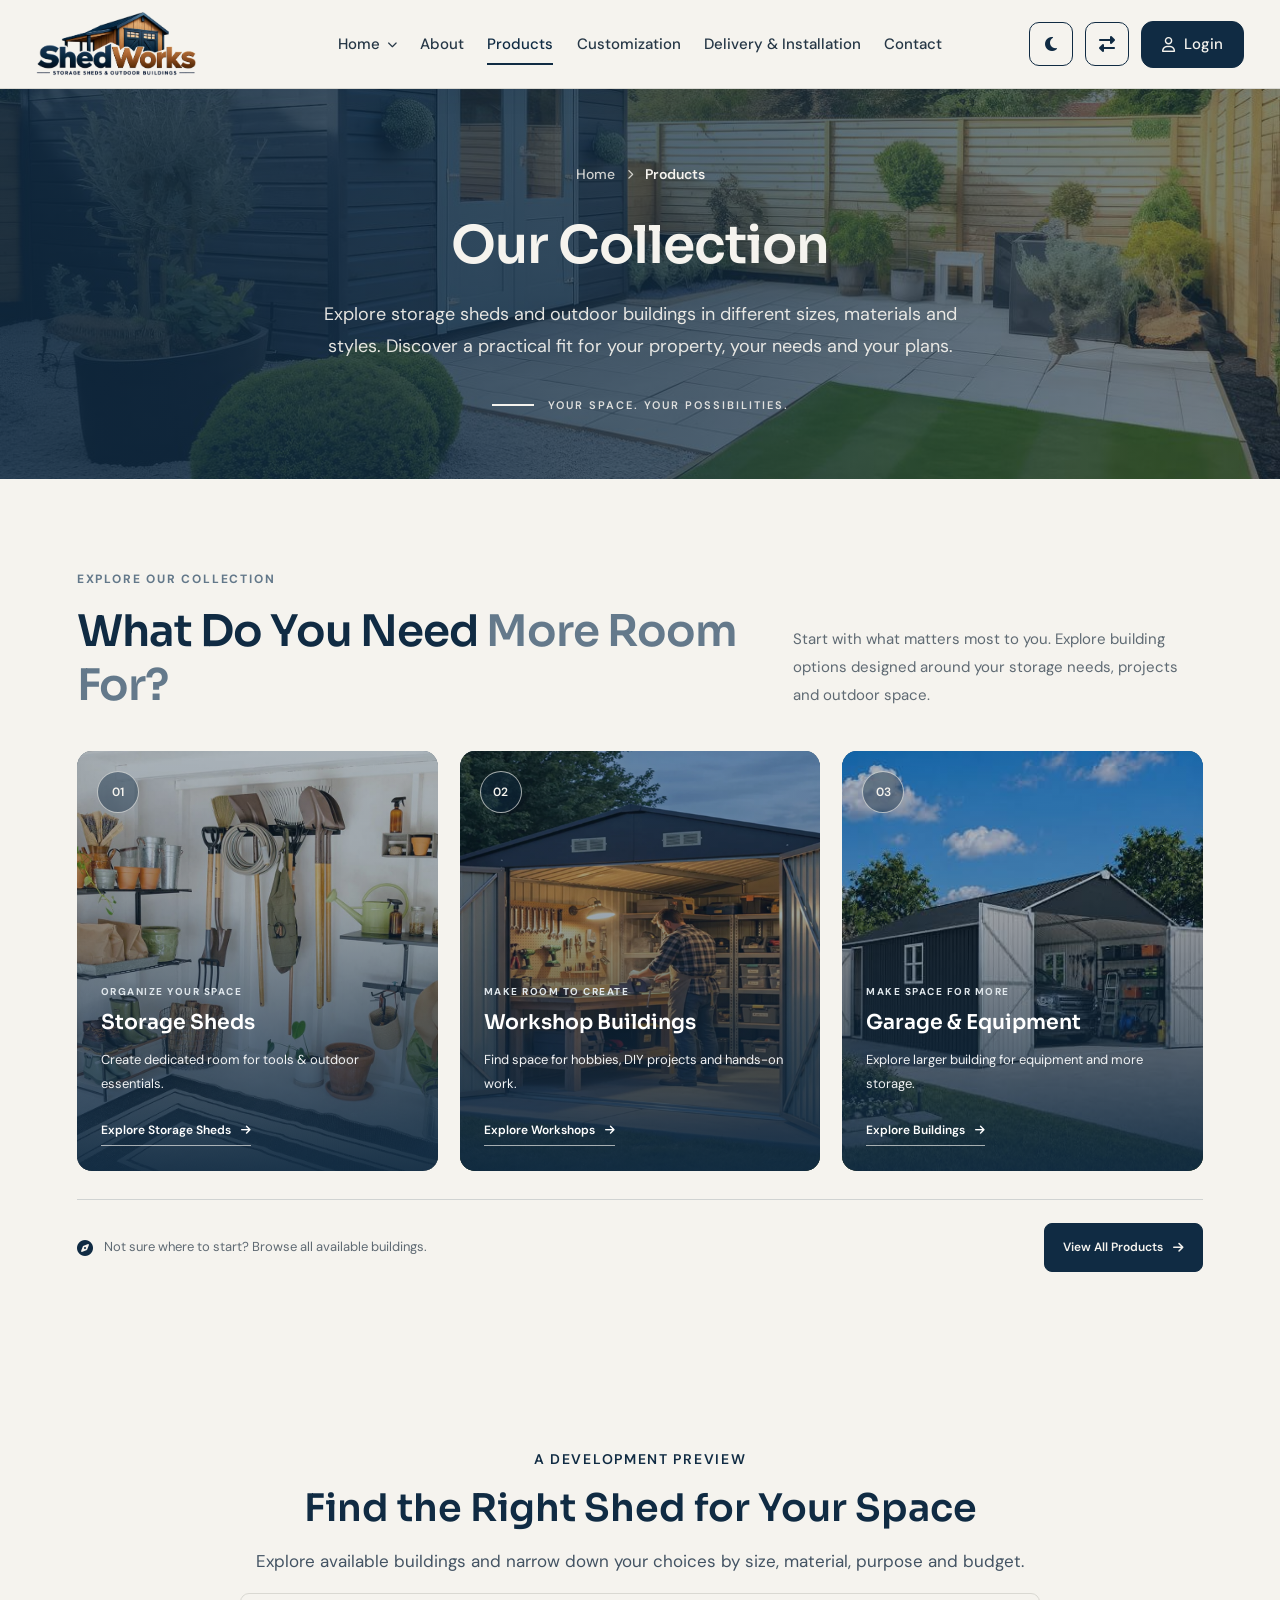
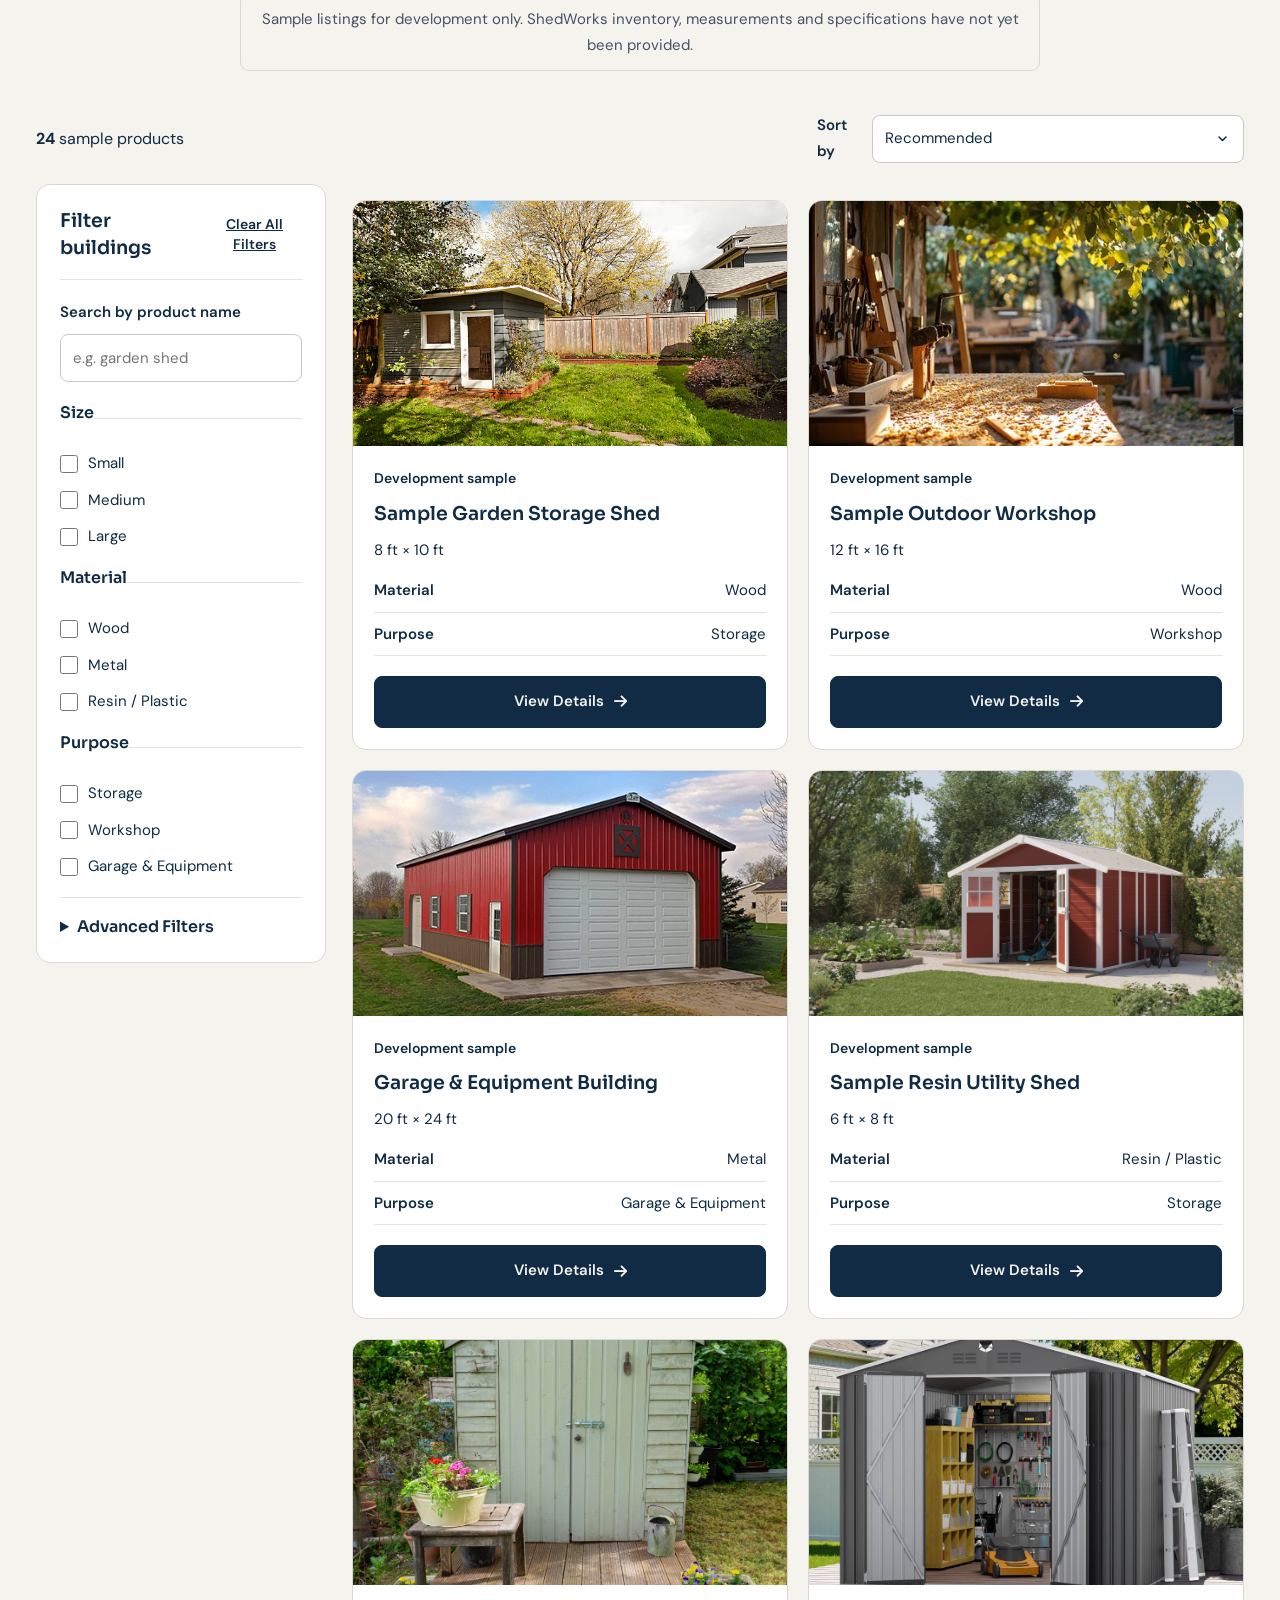
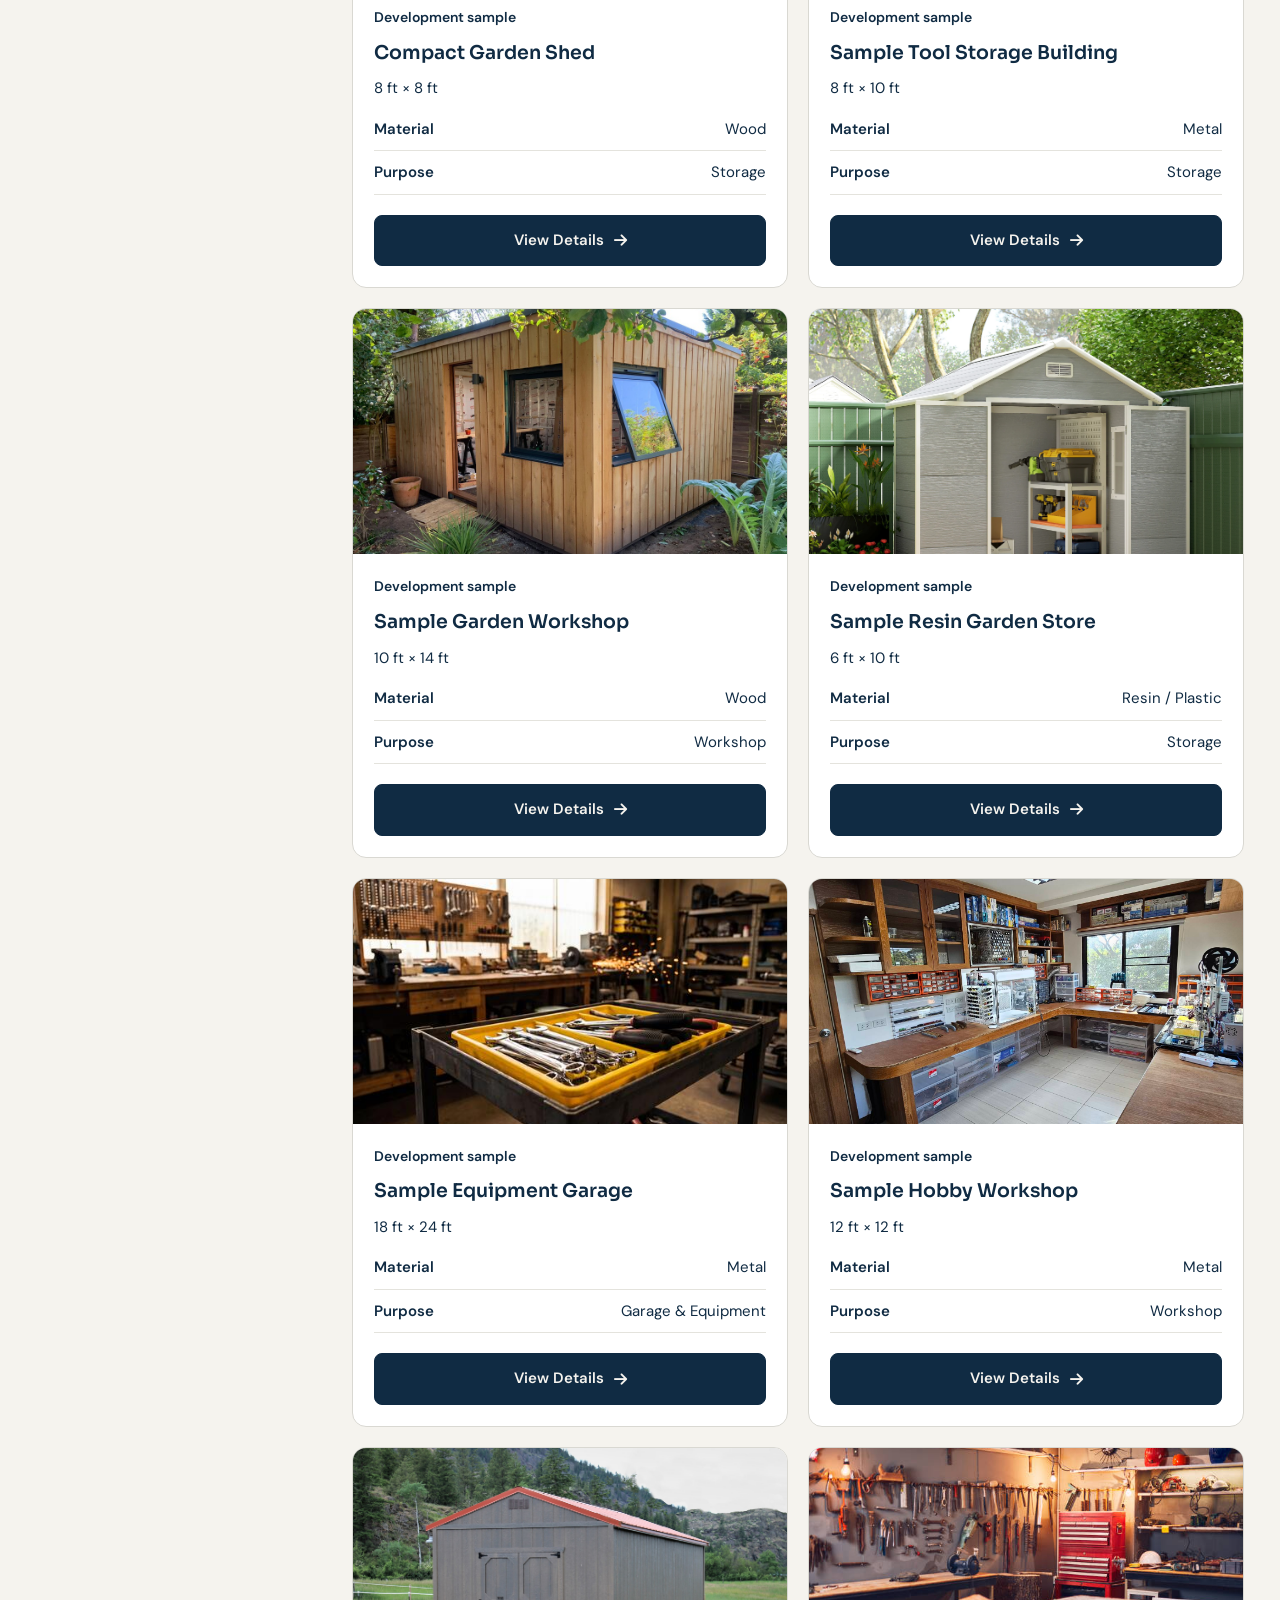
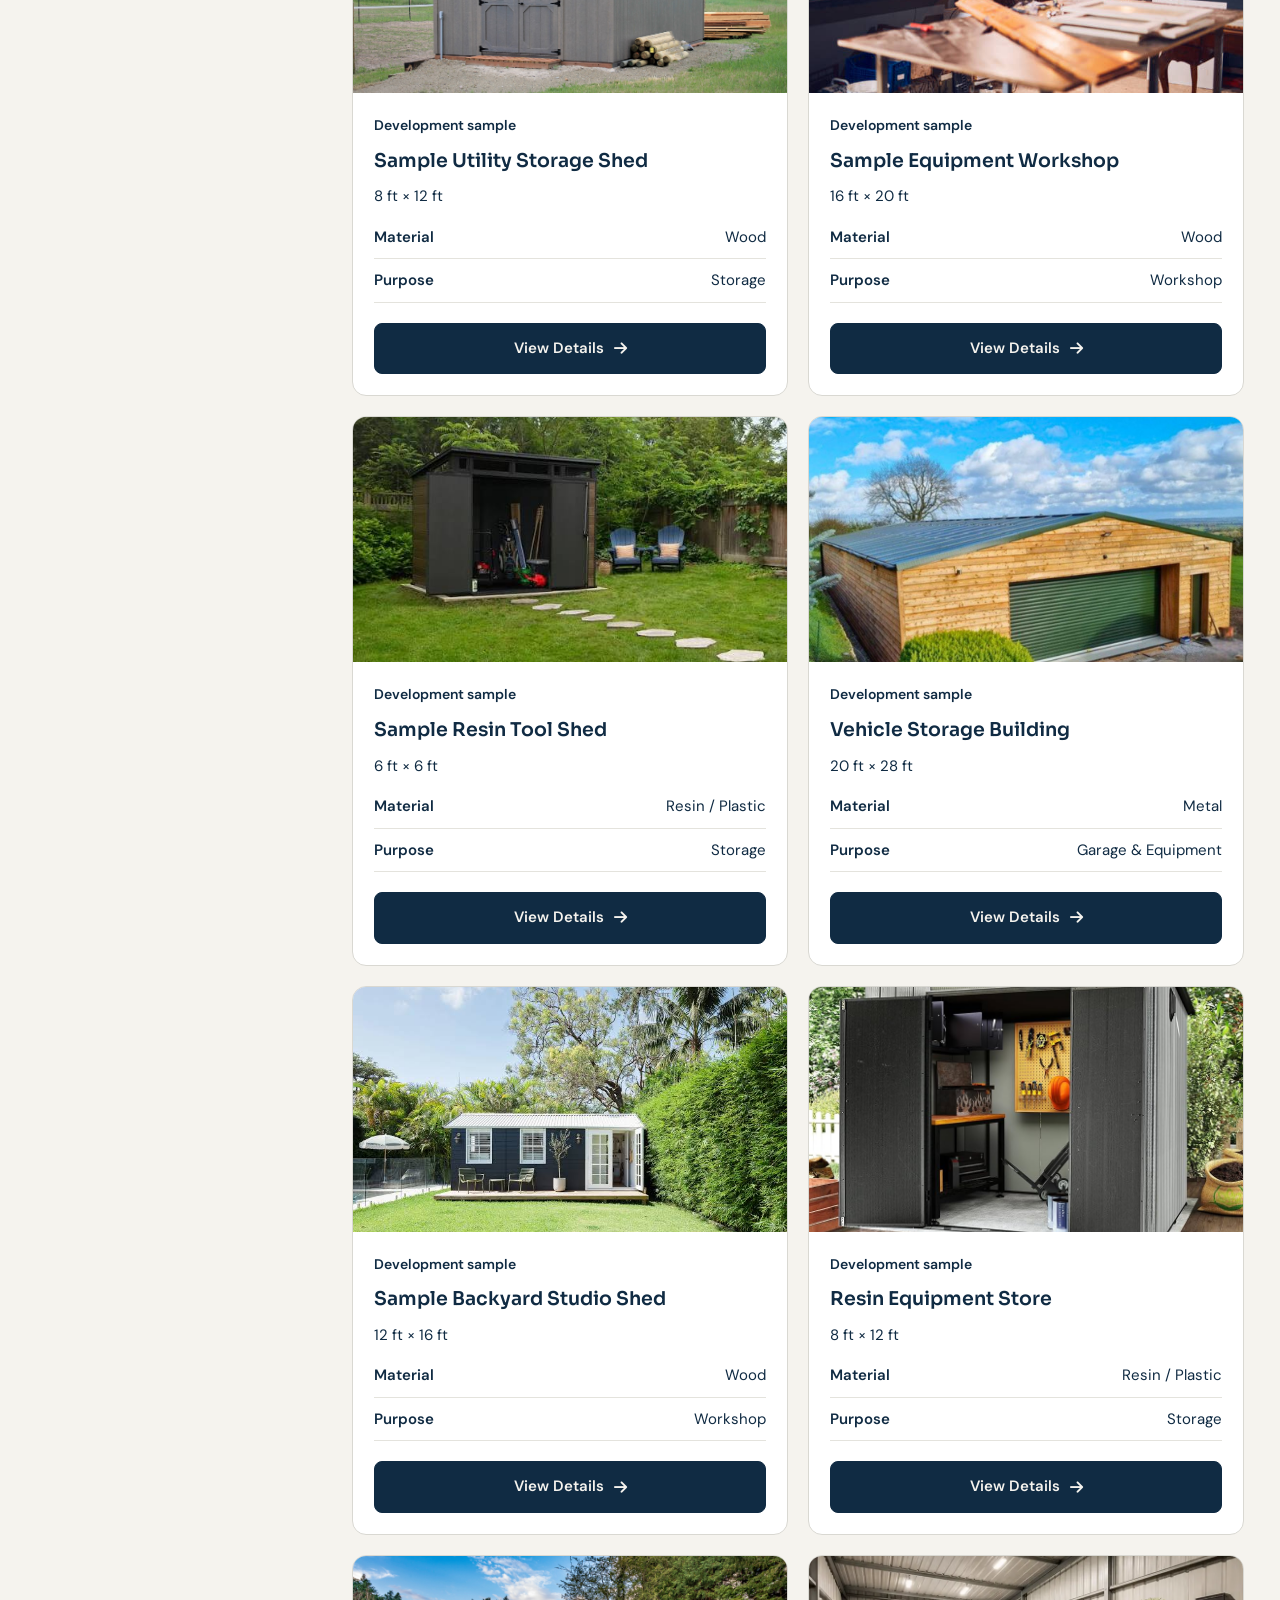
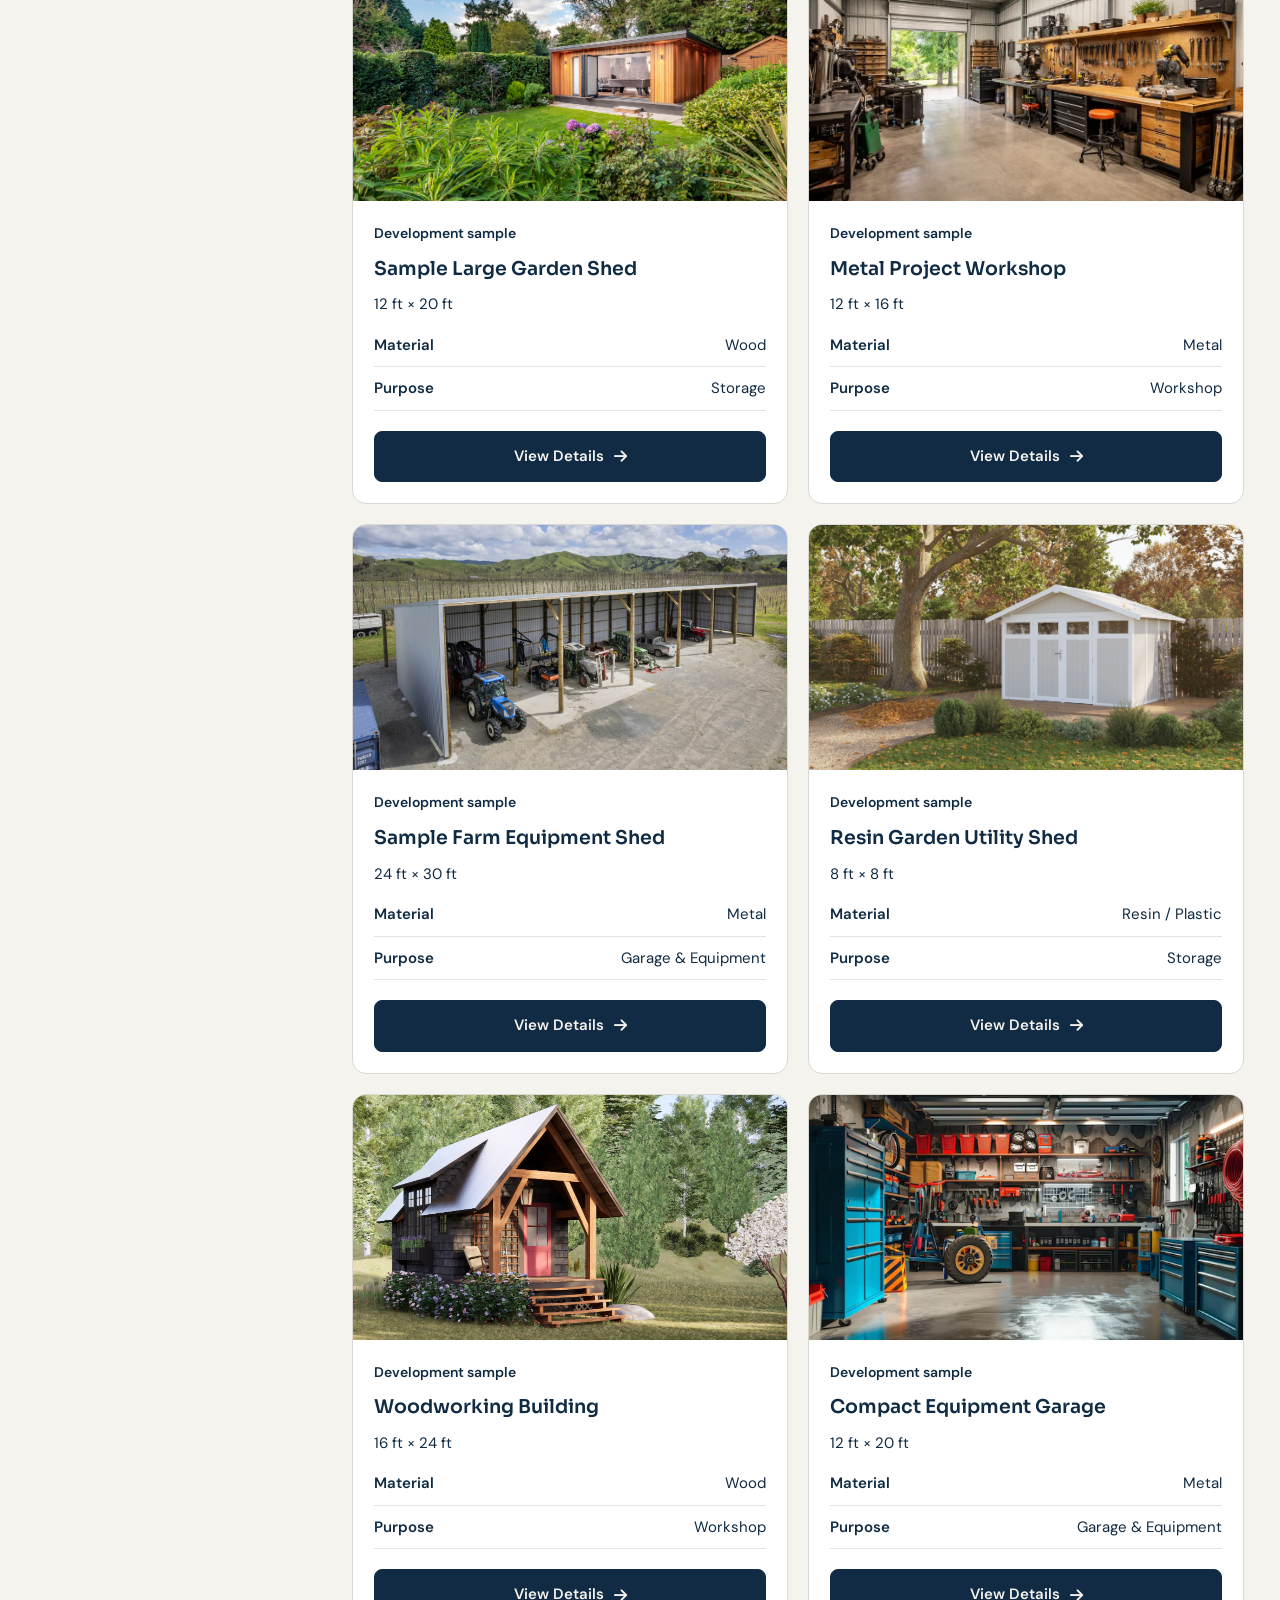
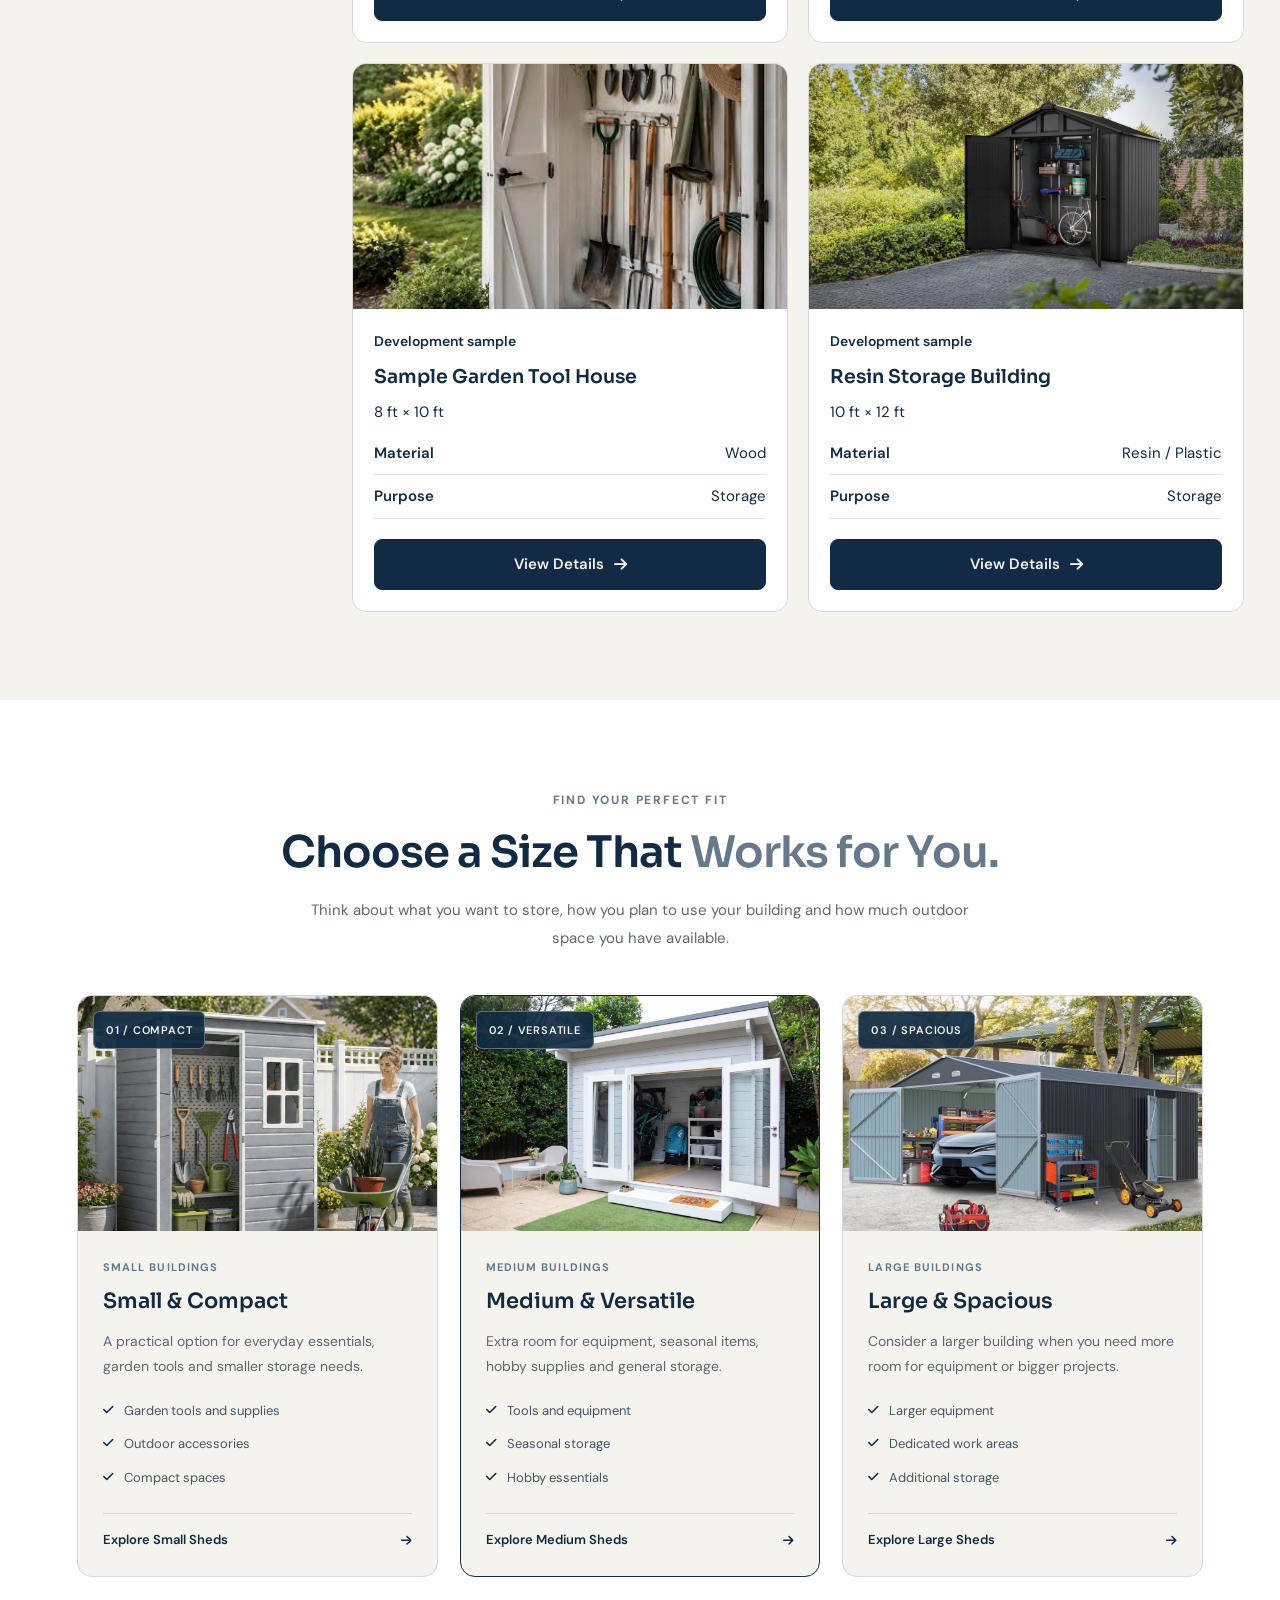
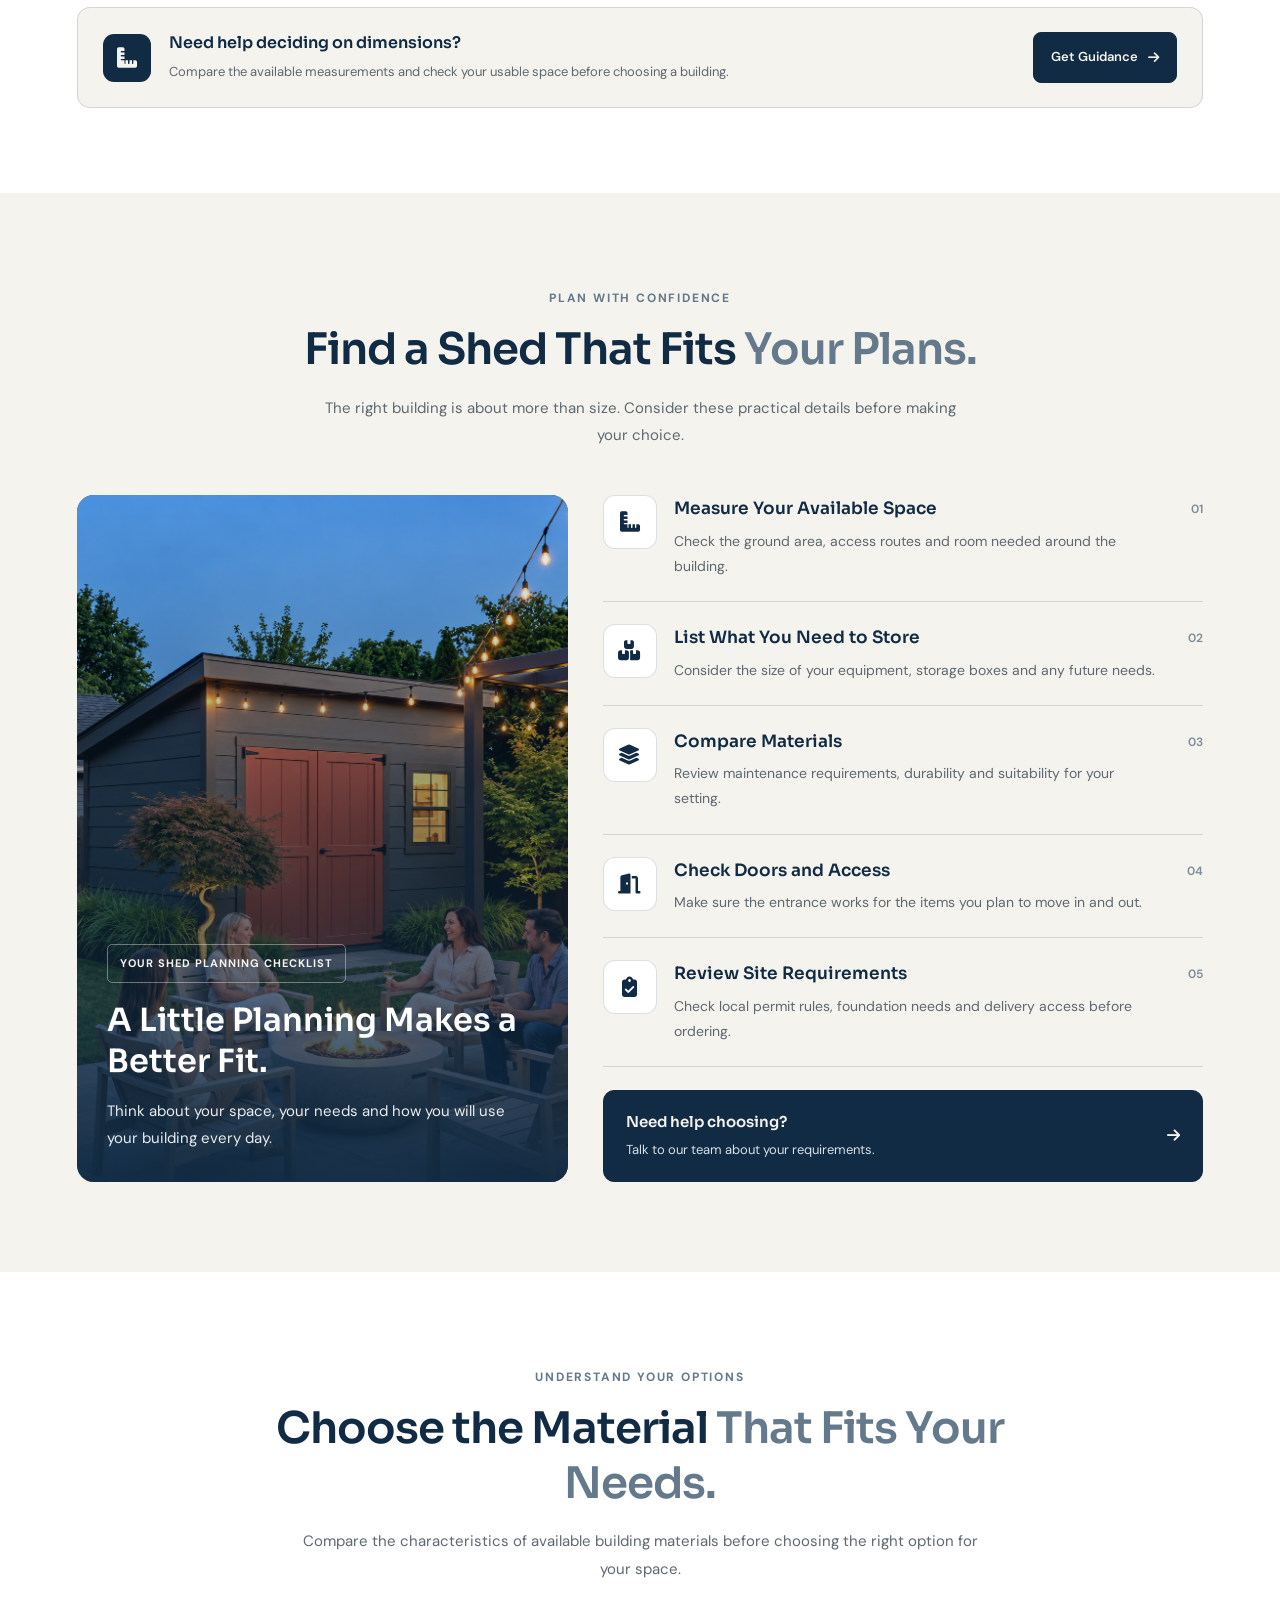
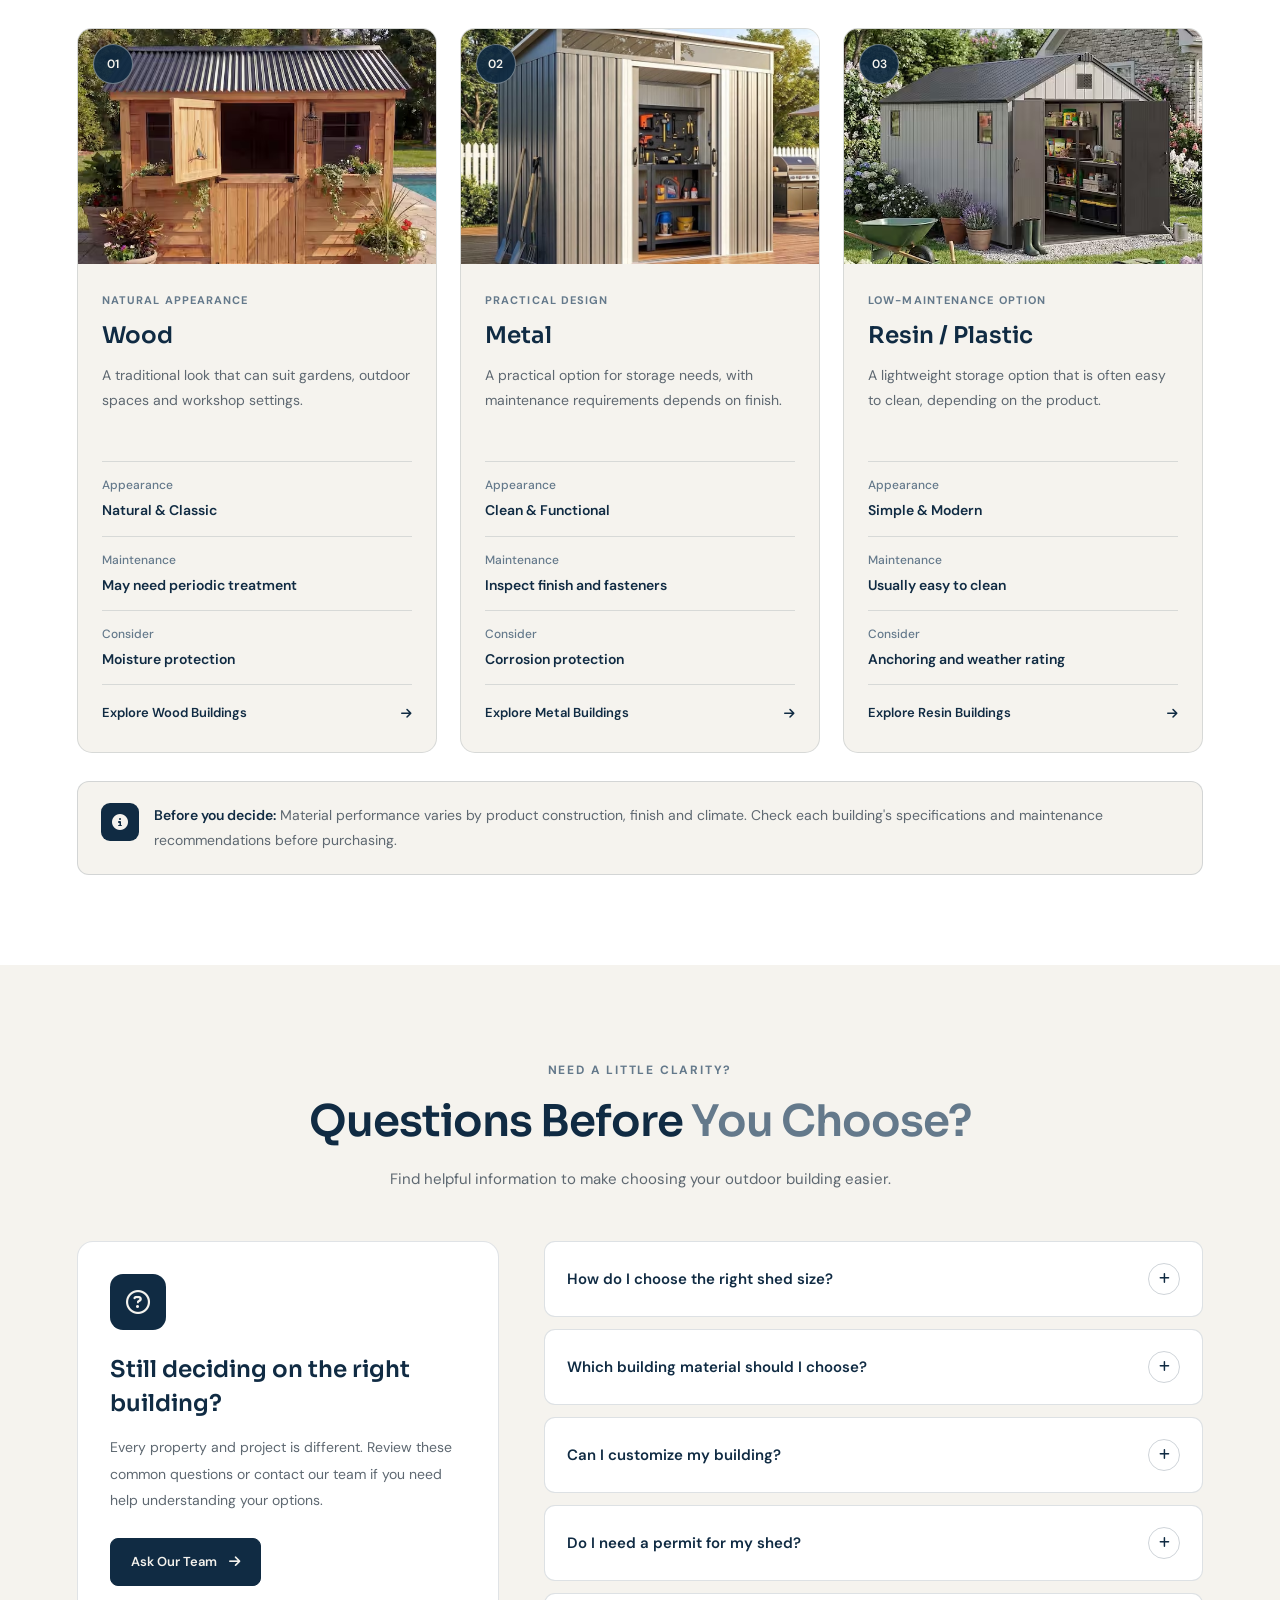
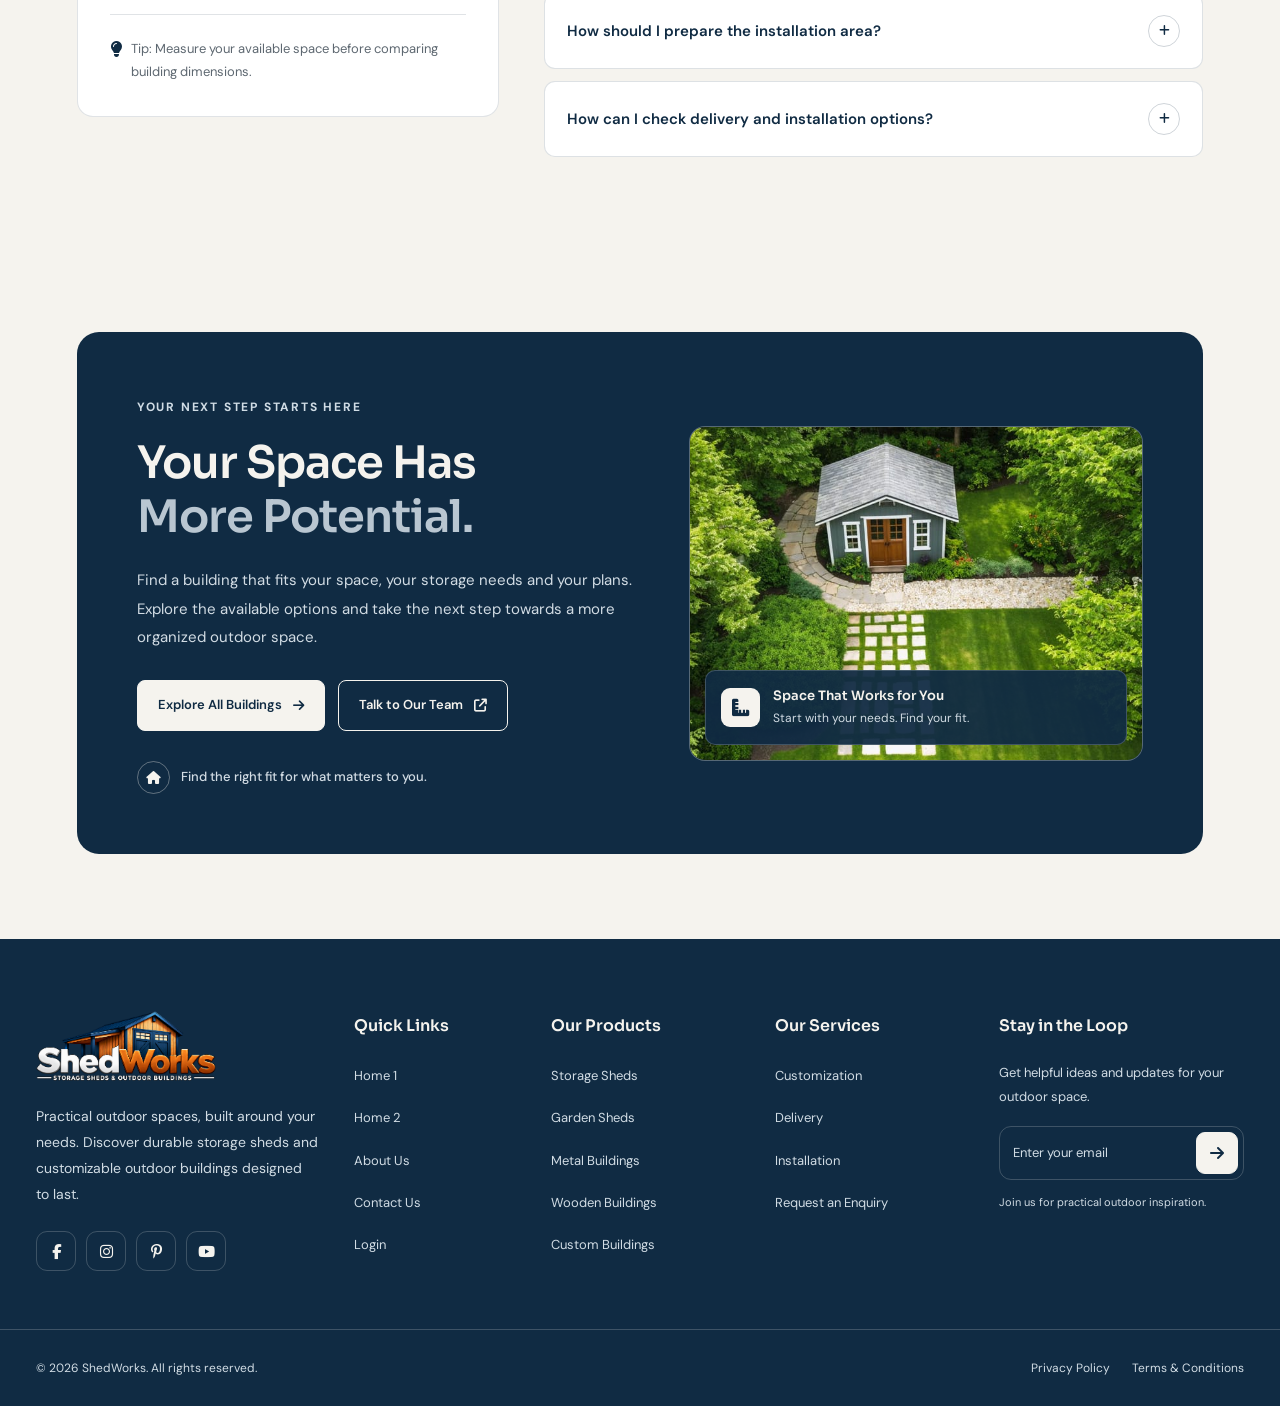
<file: products.html>
<!DOCTYPE html>
<html lang="en">

<head>
    <meta charset="UTF-8">
    <meta name="viewport" content="width=device-width, initial-scale=1.0">
    <script src="js/preferences.js"></script>

    <title>ShedWorks</title>

    <meta name="description"
        content="Explore durable storage sheds, garden sheds, garages, and customizable outdoor buildings with ShedWorks.">

    <!-- Google Fonts -->
    <link rel="preconnect" href="https://fonts.googleapis.com">
    <link rel="preconnect" href="https://fonts.gstatic.com" crossorigin>

    <!-- Website Favicon -->
    <link rel="icon" type="image/png" href="images/favicon.png">


    <link href="https://fonts.googleapis.com/css2?family=DM+Sans:wght@400;500&family=Sora:wght@400;500;600&display=swap"
        rel="stylesheet">

    <!-- Font Awesome -->
    <link rel="stylesheet" href="https://cdnjs.cloudflare.com/ajax/libs/font-awesome/6.7.2/css/all.min.css">

    <!-- Main CSS -->
    <link rel="stylesheet" href="css/style.css">
</head>

<body>


    <!-- ================= HEADER ================= -->
    <header class="sw-header" id="siteHeader">
        <div class="sw-header-inner">

            <!-- Logo: Left Edge -->
            <a href="index.html" class="sw-logo" aria-label="ShedWorks Home">
                <img src="images/logo.png" alt="ShedWorks - Storage Sheds and Outdoor Buildings">
            </a>

            <!-- Desktop Navigation: Center -->
            <nav class="sw-desktop-nav" aria-label="Main navigation">
                <div class="sw-nav-item sw-home-item">
                    <button class="sw-nav-link sw-home-trigger" type="button" aria-expanded="false"
                        aria-controls="swHomeDropdown">
                        <span>Home</span>
                        <i class="fa-solid fa-chevron-down"></i>
                    </button>

                    <div class="sw-home-dropdown" id="swHomeDropdown">
                        <a href="index.html">Home 1</a>
                        <a href="home-2.html">Home 2</a>
                    </div>
                </div>

                <a href="about.html" class="sw-nav-link">About</a>
                <a href="products.html" class="sw-nav-link">Products</a>
                <a href="customization.html" class="sw-nav-link">Customization</a>
                <a href="delivery-installation.html" class="sw-nav-link">
                    Delivery &amp; Installation
                </a>
                <a href="contact.html" class="sw-nav-link">Contact</a>
            </nav>

            <!-- Desktop Actions: Right Edge -->
            <div class="sw-desktop-actions">

                <button class="sw-icon-btn sw-theme-toggle" type="button" aria-label="Enable dark mode"
                    title="Toggle dark mode">
                    <i class="fa-solid fa-moon"></i>
                </button>

                <button class="sw-icon-btn sw-rtl-toggle" type="button" aria-label="Switch to RTL layout"
                    aria-pressed="false" title="Toggle RTL">
                    <i class="fa-solid fa-right-left"></i>
                </button>

                <a href="login.html" class="sw-login-btn">
                    <i class="fa-regular fa-user"></i>
                    <span>Login</span>
                </a>

            </div>

            <!-- Responsive Menu Toggle -->
            <button class="sw-menu-toggle" type="button" aria-label="Open navigation menu" aria-expanded="false"
                aria-controls="swMobileMenu">
                <span></span>
                <span></span>
                <span></span>
            </button>

        </div>

        <!-- Responsive Navigation Panel -->
        <div class="sw-mobile-menu" id="swMobileMenu" aria-hidden="true">

            <nav class="sw-mobile-nav" aria-label="Mobile navigation">

                <div class="sw-mobile-home">
                    <button class="sw-mobile-home-trigger" type="button" aria-expanded="false"
                        aria-controls="swMobileHomeDropdown">
                        <span>Home</span>
                        <i class="fa-solid fa-chevron-down"></i>
                    </button>

                    <div class="sw-mobile-home-dropdown" id="swMobileHomeDropdown">
                        <a href="index.html">Home 1</a>
                        <a href="home-2.html">Home 2</a>
                    </div>
                </div>

                <a href="about.html">About</a>
                <a href="products.html">Products</a>
                <a href="customization.html">Customization</a>
                <a href="delivery-installation.html">
                    Delivery &amp; Installation
                </a>
                <a href="contact.html">Contact</a>

            </nav>

            <!-- Toggles and Login Inside Responsive Menu -->
            <div class="sw-mobile-actions">

                <button class="sw-mobile-action sw-theme-toggle" type="button" aria-label="Enable dark mode">
                    <i class="fa-solid fa-moon"></i>
                    <span>Dark Mode</span>
                </button>

                <button class="sw-mobile-action sw-rtl-toggle" type="button" aria-pressed="false"
                    aria-label="Switch to RTL layout">
                    <i class="fa-solid fa-right-left"></i>
                    <span>RTL</span>
                </button>

                <a href="login.html" class="sw-mobile-login">
                    <i class="fa-regular fa-user"></i>
                    <span>Login</span>
                </a>

            </div>
        </div>
    </header>
    <!-- =============== END HEADER =============== -->


    <!-- =========================================
     SHEDWORKS — COMMON INNER PAGE HERO
========================================= -->
    <section class="sw-pagehero products-banner" id="pageHero">

        <div class="sw-pagehero-overlay"></div>

        <div class="sw-pagehero-container">

            <div class="sw-pagehero-content">

                <div class="sw-pagehero-breadcrumb">
                    <a href="index.html">Home</a>
                    <i class="fa-solid fa-chevron-right"></i>
                    <span aria-current="page">Products</span>
                </div>

                <h1 class="sw-pagehero-title">
                    Our Collection
                </h1>

                <p class="sw-pagehero-description">
                    Explore storage sheds and outdoor buildings in different sizes, materials and styles. Discover a
                    practical fit for your property, your needs and your plans.
                </p>

                <div class="sw-pagehero-bottom">
                    <span class="sw-pagehero-bottom-line"></span>
                    <span class="sw-pagehero-bottom-text">
                        YOUR SPACE. YOUR POSSIBILITIES.
                    </span>
                </div>

            </div>

        </div>

    </section>
    <!-- =============== END COMMON PAGE HERO =============== -->


    <!-- PRODUCTS PAGE - SHOP BY BUILDING TYPE -->
    <section class="sw-products-category">

        <div class="sw-products-category-container">

            <div class="sw-products-category-header">
                <div>
                    <span class="sw-products-category-eyebrow">
                        EXPLORE OUR COLLECTION
                    </span>

                    <h2>What Do You Need <span>More Room For?</span></h2>
                </div>

                <p>
                    Start with what matters most to you. Explore building
                    options designed around your storage needs, projects
                    and outdoor space.
                </p>
            </div>

            <div class="sw-products-category-grid">

                <!-- Storage Sheds -->
                <a href="products.html?category=storage" class="sw-products-category-card">

                    <img src="images/products-storage-shed.jpg"
                        alt="Outdoor storage shed for garden tools and equipment" loading="lazy">

                    <span class="sw-products-category-number">01</span>

                    <div class="sw-products-category-content">
                        <span class="sw-products-category-label">
                            ORGANIZE YOUR SPACE
                        </span>

                        <h3>Storage Sheds</h3>

                        <p>
                            Create dedicated room for tools & outdoor
                            essentials.
                        </p>

                        <span class="sw-products-category-link">
                            Explore Storage Sheds
                            <i class="fa-solid fa-arrow-right"></i>
                        </span>
                    </div>
                </a>

                <!-- Workshops -->
                <a href="products.html?category=workshop" class="sw-products-category-card">

                    <img src="images/products-workshop.jpg" alt="Outdoor workshop shed with a workbench" loading="lazy">

                    <span class="sw-products-category-number">02</span>

                    <div class="sw-products-category-content">
                        <span class="sw-products-category-label">
                            MAKE ROOM TO CREATE
                        </span>

                        <h3>Workshop Buildings</h3>

                        <p>
                            Find space for hobbies, DIY projects
                            and hands-on work.
                        </p>

                        <span class="sw-products-category-link">
                            Explore Workshops
                            <i class="fa-solid fa-arrow-right"></i>
                        </span>
                    </div>
                </a>

                <!-- Garages and Equipment -->
                <a href="products.html?category=garage" class="sw-products-category-card">

                    <img src="images/products-garage.jpg" alt="Large outdoor building for vehicle and equipment storage"
                        loading="lazy">

                    <span class="sw-products-category-number">03</span>

                    <div class="sw-products-category-content">
                        <span class="sw-products-category-label">
                            MAKE SPACE FOR MORE
                        </span>

                        <h3>Garage & Equipment</h3>

                        <p>
                            Explore larger building for
                            equipment and more storage.
                        </p>

                        <span class="sw-products-category-link">
                            Explore Buildings
                            <i class="fa-solid fa-arrow-right"></i>
                        </span>
                    </div>
                </a>

            </div>

            <div class="sw-products-category-footer">
                <p>
                    <i class="fa-solid fa-compass"></i>
                    Not sure where to start? Browse all available buildings.
                </p>

                <a href="products.html" class="sw-products-category-all">
                    View All Products
                    <i class="fa-solid fa-arrow-right"></i>
                </a>
            </div>

        </div>

    </section>

    <!-- ================= SMART PRODUCT FILTERS ================= -->
    <section class="sw-products-filter-section" id="product-listing">
        <div class="sw-products-filter-container">
            <header class="sw-products-filter-heading">
                <span class="sw-products-filter-eyebrow">A DEVELOPMENT PREVIEW</span>
                <h2>Find the Right Shed for Your Space</h2>
                <p>Explore available buildings and narrow down your choices by size, material, purpose and budget.</p>
                <p class="sw-products-filter-notice">Sample listings for development only. ShedWorks inventory,
                    measurements and specifications have not yet been provided.</p>
            </header>

            <div class="sw-products-filter-toolbar">
                <p class="sw-products-filter-count" aria-live="polite"><strong id="swProductsFilterCount">0</strong>
                    sample products</p>
                <label class="sw-products-filter-sort">Sort by
                    <select id="swProductsFilterSort" aria-label="Sort products">
                        <option value="recommended">Recommended</option>
                        <option value="price-asc" disabled>Price: Low to High (catalogue prices needed)</option>
                        <option value="price-desc" disabled>Price: High to Low (catalogue prices needed)</option>
                        <option value="name">Name A–Z</option>
                    </select>
                </label>
            </div>

            <div class="sw-products-filter-layout">
                <form class="sw-products-filter-panel" id="swProductsFilterForm">
                    <div class="sw-products-filter-panel-top">
                        <h3>Filter buildings</h3>
                        <button class="sw-products-filter-clear" id="swProductsFilterClear" type="button">Clear All
                            Filters</button>
                    </div>
                    <label class="sw-products-filter-field">Search by product name
                        <input id="swProductsFilterSearch" type="search" placeholder="e.g. garden shed"
                            autocomplete="off">
                    </label>
                    <fieldset class="sw-products-filter-group">
                        <legend>Size</legend>
                        <label><input type="checkbox" name="size" value="Small"> Small</label>
                        <label><input type="checkbox" name="size" value="Medium"> Medium</label>
                        <label><input type="checkbox" name="size" value="Large"> Large</label>
                    </fieldset>
                    <fieldset class="sw-products-filter-group">
                        <legend>Material</legend>
                        <label><input type="checkbox" name="material" value="Wood"> Wood</label>
                        <label><input type="checkbox" name="material" value="Metal"> Metal</label>
                        <label><input type="checkbox" name="material" value="Resin / Plastic"> Resin / Plastic</label>
                    </fieldset>
                    <fieldset class="sw-products-filter-group">
                        <legend>Purpose</legend>
                        <label><input type="checkbox" name="purpose" value="Storage"> Storage</label>
                        <label><input type="checkbox" name="purpose" value="Workshop"> Workshop</label>
                        <label><input type="checkbox" name="purpose" value="Garage & Equipment"> Garage &amp;
                            Equipment</label>
                    </fieldset>
                    <details class="sw-products-filter-advanced" id="swProductsFilterAdvanced">
                        <summary>Advanced Filters</summary>
                        <div class="sw-products-filter-dimensions">
                            <span>Minimum dimensions (feet)</span>
                            <label>Width <input type="number" min="0" step="1" name="minWidth"
                                    inputmode="numeric"></label>
                            <label>Depth <input type="number" min="0" step="1" name="minDepth"
                                    inputmode="numeric"></label>
                            <span>Maximum dimensions (feet)</span>
                            <label>Width <input type="number" min="0" step="1" name="maxWidth"
                                    inputmode="numeric"></label>
                            <label>Depth <input type="number" min="0" step="1" name="maxDepth"
                                    inputmode="numeric"></label>
                        </div>
                        <p>Styles, door types, colours and availability can be added when verified catalogue data is
                            available.</p>
                    </details>
                </form>

                <div class="sw-products-filter-results">
                    <div class="sw-products-filter-chips" id="swProductsFilterChips" aria-label="Selected filters">
                    </div>
                    <div class="sw-products-filter-grid" id="swProductsFilterGrid"></div>
                    <div class="sw-products-filter-empty" id="swProductsFilterEmpty" hidden>
                        <h3>No sample buildings match those filters</h3>
                        <p>Try changing your search or reset the filters to see all development listings.</p>
                        <button type="button" id="swProductsFilterReset">Reset Filters</button>
                    </div>
                </div>
            </div>
        </div>
    </section>


    <!-- PRODUCTS - SIZE COMPARISON SECTION -->
    <section class="sw-products-size">

        <div class="sw-products-size-container">

            <div class="sw-products-size-heading">
                <span class="sw-products-size-eyebrow">
                    FIND YOUR PERFECT FIT
                </span>

                <h2>Choose a Size That <span>Works for You.</span></h2>

                <p>
                    Think about what you want to store, how you plan to use
                    your building and how much outdoor space you have available.
                </p>
            </div>

            <div class="sw-products-size-grid">

                <!-- SMALL -->
                <article class="sw-products-size-card">
                    <div class="sw-products-size-image">
                        <img src="images/products-size-small.jpg" alt="Compact outdoor storage shed" loading="lazy">

                        <span class="sw-products-size-label">01 / COMPACT</span>
                    </div>

                    <div class="sw-products-size-content">
                        <span class="sw-products-size-tag">SMALL BUILDINGS</span>

                        <h3>Small & Compact</h3>

                        <p>
                            A practical option for everyday essentials,
                            garden tools and smaller storage needs.
                        </p>

                        <ul>
                            <li>
                                <i class="fa-solid fa-check"></i>
                                Garden tools and supplies
                            </li>
                            <li>
                                <i class="fa-solid fa-check"></i>
                                Outdoor accessories
                            </li>
                            <li>
                                <i class="fa-solid fa-check"></i>
                                Compact spaces
                            </li>
                        </ul>

                        <a href="products.html?size=small" class="sw-products-size-link">
                            Explore Small Sheds
                            <i class="fa-solid fa-arrow-right"></i>
                        </a>
                    </div>
                </article>

                <!-- MEDIUM -->
                <article class="sw-products-size-card sw-products-size-featured">
                    <div class="sw-products-size-image">
                        <img src="images/products-size-medium.jpg" alt="Medium backyard storage building"
                            loading="lazy">

                        <span class="sw-products-size-label">02 / VERSATILE</span>
                    </div>

                    <div class="sw-products-size-content">
                        <span class="sw-products-size-tag">MEDIUM BUILDINGS</span>

                        <h3>Medium & Versatile</h3>

                        <p>
                            Extra room for equipment, seasonal items,
                            hobby supplies and general storage.
                        </p>

                        <ul>
                            <li>
                                <i class="fa-solid fa-check"></i>
                                Tools and equipment
                            </li>
                            <li>
                                <i class="fa-solid fa-check"></i>
                                Seasonal storage
                            </li>
                            <li>
                                <i class="fa-solid fa-check"></i>
                                Hobby essentials
                            </li>
                        </ul>

                        <a href="products.html?size=medium" class="sw-products-size-link">
                            Explore Medium Sheds
                            <i class="fa-solid fa-arrow-right"></i>
                        </a>
                    </div>
                </article>

                <!-- LARGE -->
                <article class="sw-products-size-card">
                    <div class="sw-products-size-image">
                        <img src="images/products-size-large.jpg" alt="Large outdoor equipment storage building"
                            loading="lazy">

                        <span class="sw-products-size-label">03 / SPACIOUS</span>
                    </div>

                    <div class="sw-products-size-content">
                        <span class="sw-products-size-tag">LARGE BUILDINGS</span>

                        <h3>Large & Spacious</h3>

                        <p>
                            Consider a larger building when you need
                            more room for equipment or bigger projects.
                        </p>

                        <ul>
                            <li>
                                <i class="fa-solid fa-check"></i>
                                Larger equipment
                            </li>
                            <li>
                                <i class="fa-solid fa-check"></i>
                                Dedicated work areas
                            </li>
                            <li>
                                <i class="fa-solid fa-check"></i>
                                Additional storage
                            </li>
                        </ul>

                        <a href="products.html?size=large" class="sw-products-size-link">
                            Explore Large Sheds
                            <i class="fa-solid fa-arrow-right"></i>
                        </a>
                    </div>
                </article>

            </div>

            <div class="sw-products-size-note">
                <span class="sw-products-size-note-icon">
                    <i class="fa-solid fa-ruler-combined"></i>
                </span>

                <div>
                    <h3>Need help deciding on dimensions?</h3>
                    <p>
                        Compare the available measurements and check your
                        usable space before choosing a building.
                    </p>
                </div>

                <a href="contact.html" class="sw-products-size-note-link">
                    Get Guidance
                    <i class="fa-solid fa-arrow-right"></i>
                </a>
            </div>

        </div>

    </section>


    <!-- PRODUCTS - BUYER'S PLANNING GUIDE -->
    <section class="sw-products-guide">

        <div class="sw-products-guide-container">

            <div class="sw-products-guide-header">
                <span class="sw-products-guide-eyebrow">
                    PLAN WITH CONFIDENCE
                </span>

                <h2>Find a Shed That Fits <span>Your Plans.</span></h2>

                <p>
                    The right building is about more than size.
                    Consider these practical details before making your choice.
                </p>
            </div>

            <div class="sw-products-guide-layout">

                <!-- Left Visual Panel -->
                <div class="sw-products-guide-visual">

                    <img src="images/products-planning-guide.jpg" alt="Outdoor shed in a well-planned backyard"
                        loading="lazy">

                    <div class="sw-products-guide-visual-overlay">
                        <span class="sw-products-guide-visual-label">
                            YOUR SHED PLANNING CHECKLIST
                        </span>

                        <h3>A Little Planning Makes a Better Fit.</h3>

                        <p>
                            Think about your space, your needs and
                            how you will use your building every day.
                        </p>
                    </div>

                </div>

                <!-- Planning Checklist -->
                <div class="sw-products-guide-checklist">

                    <article class="sw-products-guide-item">
                        <span class="sw-products-guide-icon">
                            <i class="fa-solid fa-ruler-combined"></i>
                        </span>

                        <div>
                            <h3>Measure Your Available Space</h3>
                            <p>
                                Check the ground area, access routes and
                                room needed around the building.
                            </p>
                        </div>

                        <span class="sw-products-guide-number">01</span>
                    </article>

                    <article class="sw-products-guide-item">
                        <span class="sw-products-guide-icon">
                            <i class="fa-solid fa-boxes-stacked"></i>
                        </span>

                        <div>
                            <h3>List What You Need to Store</h3>
                            <p>
                                Consider the size of your equipment,
                                storage boxes and any future needs.
                            </p>
                        </div>

                        <span class="sw-products-guide-number">02</span>
                    </article>

                    <article class="sw-products-guide-item">
                        <span class="sw-products-guide-icon">
                            <i class="fa-solid fa-layer-group"></i>
                        </span>

                        <div>
                            <h3>Compare Materials</h3>
                            <p>
                                Review maintenance requirements,
                                durability and suitability for your setting.
                            </p>
                        </div>

                        <span class="sw-products-guide-number">03</span>
                    </article>

                    <article class="sw-products-guide-item">
                        <span class="sw-products-guide-icon">
                            <i class="fa-solid fa-door-open"></i>
                        </span>

                        <div>
                            <h3>Check Doors and Access</h3>
                            <p>
                                Make sure the entrance works for the items
                                you plan to move in and out.
                            </p>
                        </div>

                        <span class="sw-products-guide-number">04</span>
                    </article>

                    <article class="sw-products-guide-item">
                        <span class="sw-products-guide-icon">
                            <i class="fa-solid fa-clipboard-check"></i>
                        </span>

                        <div>
                            <h3>Review Site Requirements</h3>
                            <p>
                                Check local permit rules, foundation needs
                                and delivery access before ordering.
                            </p>
                        </div>

                        <span class="sw-products-guide-number">05</span>
                    </article>

                    <a href="contact.html" class="sw-products-guide-help">
                        <span>
                            <strong>Need help choosing?</strong>
                            <small>Talk to our team about your requirements.</small>
                        </span>

                        <i class="fa-solid fa-arrow-right"></i>
                    </a>

                </div>

            </div>

        </div>

    </section>


    <!-- PRODUCTS - MATERIAL COMPARISON -->
    <section class="sw-products-material">

        <div class="sw-products-material-container">

            <div class="sw-products-material-header">
                <span class="sw-products-material-eyebrow">
                    UNDERSTAND YOUR OPTIONS
                </span>

                <h2>Choose the Material <span>That Fits Your Needs.</span></h2>

                <p>
                    Compare the characteristics of available building
                    materials before choosing the right option for your space.
                </p>
            </div>

            <div class="sw-products-material-grid">

                <!-- Wood -->
                <article class="sw-products-material-card">

                    <div class="sw-products-material-image">
                        <img src="images/products-material-wood.jpg" alt="Wooden outdoor storage shed" loading="lazy">

                        <span class="sw-products-material-index">01</span>
                    </div>

                    <div class="sw-products-material-content">
                        <span class="sw-products-material-type">
                            NATURAL APPEARANCE
                        </span>

                        <h3>Wood</h3>

                        <p>
                            A traditional look that can suit gardens,
                            outdoor spaces and workshop settings.
                        </p>

                        <div class="sw-products-material-detail">
                            <span>Appearance</span>
                            <strong>Natural & Classic</strong>
                        </div>

                        <div class="sw-products-material-detail">
                            <span>Maintenance</span>
                            <strong>May need periodic treatment</strong>
                        </div>

                        <div class="sw-products-material-detail">
                            <span>Consider</span>
                            <strong>Moisture protection</strong>
                        </div>

                        <a href="products.html?material=wood" class="sw-products-material-link">
                            Explore Wood Buildings
                            <i class="fa-solid fa-arrow-right"></i>
                        </a>
                    </div>

                </article>

                <!-- Metal -->
                <article class="sw-products-material-card">

                    <div class="sw-products-material-image">
                        <img src="images/products-material-metal.jpg" alt="Metal outdoor storage building"
                            loading="lazy">

                        <span class="sw-products-material-index">02</span>
                    </div>

                    <div class="sw-products-material-content">
                        <span class="sw-products-material-type">
                            PRACTICAL DESIGN
                        </span>

                        <h3>Metal</h3>

                        <p>
                            A practical option for storage needs, with
                            maintenance requirements depends on finish.
                        </p>

                        <div class="sw-products-material-detail">
                            <span>Appearance</span>
                            <strong>Clean & Functional</strong>
                        </div>

                        <div class="sw-products-material-detail">
                            <span>Maintenance</span>
                            <strong>Inspect finish and fasteners</strong>
                        </div>

                        <div class="sw-products-material-detail">
                            <span>Consider</span>
                            <strong>Corrosion protection</strong>
                        </div>

                        <a href="products.html?material=metal" class="sw-products-material-link">
                            Explore Metal Buildings
                            <i class="fa-solid fa-arrow-right"></i>
                        </a>
                    </div>

                </article>

                <!-- Resin / Plastic -->
                <article class="sw-products-material-card">

                    <div class="sw-products-material-image">
                        <img src="images/products-material-resin.jpg" alt="Resin outdoor garden storage shed"
                            loading="lazy">

                        <span class="sw-products-material-index">03</span>
                    </div>

                    <div class="sw-products-material-content">
                        <span class="sw-products-material-type">
                            LOW-MAINTENANCE OPTION
                        </span>

                        <h3>Resin / Plastic</h3>

                        <p>
                            A lightweight storage option that is often
                            easy to clean, depending on the product.
                        </p>

                        <div class="sw-products-material-detail">
                            <span>Appearance</span>
                            <strong>Simple & Modern</strong>
                        </div>

                        <div class="sw-products-material-detail">
                            <span>Maintenance</span>
                            <strong>Usually easy to clean</strong>
                        </div>

                        <div class="sw-products-material-detail">
                            <span>Consider</span>
                            <strong>Anchoring and weather rating</strong>
                        </div>

                        <a href="products.html?material=resin" class="sw-products-material-link">
                            Explore Resin Buildings
                            <i class="fa-solid fa-arrow-right"></i>
                        </a>
                    </div>

                </article>

            </div>

            <div class="sw-products-material-note">
                <span class="sw-products-material-note-icon">
                    <i class="fa-solid fa-circle-info"></i>
                </span>

                <p>
                    <strong>Before you decide:</strong>
                    Material performance varies by product construction,
                    finish and climate. Check each building's specifications
                    and maintenance recommendations before purchasing.
                </p>
            </div>

        </div>

    </section>


    <!-- PRODUCTS - FAQ SECTION -->
    <section class="sw-products-faq">

        <div class="sw-products-faq-container">

            <div class="sw-products-faq-header">
                <span class="sw-products-faq-eyebrow">
                    NEED A LITTLE CLARITY?
                </span>

                <h2>Questions Before <span>You Choose?</span></h2>

                <p>
                    Find helpful information to make choosing your
                    outdoor building easier.
                </p>
            </div>

            <div class="sw-products-faq-layout">

                <!-- Left Information Panel -->
                <div class="sw-products-faq-intro">

                    <div class="sw-products-faq-intro-icon">
                        <i class="fa-regular fa-circle-question"></i>
                    </div>

                    <h3>Still deciding on the right building?</h3>

                    <p>
                        Every property and project is different.
                        Review these common questions or contact our team
                        if you need help understanding your options.
                    </p>

                    <a href="contact.html" class="sw-products-faq-contact">
                        Ask Our Team
                        <i class="fa-solid fa-arrow-right"></i>
                    </a>

                    <div class="sw-products-faq-note">
                        <i class="fa-solid fa-lightbulb"></i>
                        <span>
                            Tip: Measure your available space before
                            comparing building dimensions.
                        </span>
                    </div>

                </div>

                <!-- FAQ Accordion -->
                <div class="sw-products-faq-list">

                    <details class="sw-products-faq-item">
                        <summary>
                            <span>How do I choose the right shed size?</span>
                            <span class="sw-products-faq-toggle">
                                <i class="fa-solid fa-plus"></i>
                            </span>
                        </summary>

                        <div class="sw-products-faq-answer">
                            <p>
                                Start by listing the items you plan to store
                                and measuring your available space. Check the
                                building's external dimensions, door opening
                                and the clearance needed around it.
                            </p>
                        </div>
                    </details>

                    <details class="sw-products-faq-item">
                        <summary>
                            <span>Which building material should I choose?</span>
                            <span class="sw-products-faq-toggle">
                                <i class="fa-solid fa-plus"></i>
                            </span>
                        </summary>

                        <div class="sw-products-faq-answer">
                            <p>
                                Compare the materials available in our catalogue
                                based on appearance, maintenance requirements,
                                weather suitability and intended use. Review
                                each product's specifications before deciding.
                            </p>
                        </div>
                    </details>

                    <details class="sw-products-faq-item">
                        <summary>
                            <span>Can I customize my building?</span>
                            <span class="sw-products-faq-toggle">
                                <i class="fa-solid fa-plus"></i>
                            </span>
                        </summary>

                        <div class="sw-products-faq-answer">
                            <p>
                                Customization depends on the selected building.
                                Check the available size, color, door and
                                other configuration options on the individual
                                product details page.
                            </p>
                        </div>
                    </details>

                    <details class="sw-products-faq-item">
                        <summary>
                            <span>Do I need a permit for my shed?</span>
                            <span class="sw-products-faq-toggle">
                                <i class="fa-solid fa-plus"></i>
                            </span>
                        </summary>

                        <div class="sw-products-faq-answer">
                            <p>
                                Requirements vary by location, building size,
                                placement and intended use. Check with your
                                local building authority before purchasing
                                or installing a shed.
                            </p>
                        </div>
                    </details>

                    <details class="sw-products-faq-item">
                        <summary>
                            <span>How should I prepare the installation area?</span>
                            <span class="sw-products-faq-toggle">
                                <i class="fa-solid fa-plus"></i>
                            </span>
                        </summary>

                        <div class="sw-products-faq-answer">
                            <p>
                                Preparation depends on the building and its
                                installation instructions. Confirm the required
                                foundation, ground conditions, drainage and
                                access before arranging installation.
                            </p>
                        </div>
                    </details>

                    <details class="sw-products-faq-item">
                        <summary>
                            <span>How can I check delivery and installation options?</span>
                            <span class="sw-products-faq-toggle">
                                <i class="fa-solid fa-plus"></i>
                            </span>
                        </summary>

                        <div class="sw-products-faq-answer">
                            <p>
                                Delivery coverage, costs and installation
                                availability depend on the product and service
                                area. Contact our team to confirm the options
                                available for your location.
                            </p>
                        </div>
                    </details>

                </div>

            </div>

        </div>

    </section>


    <!-- PRODUCTS - FINAL CTA -->
    <section class="sw-products-final-cta">

        <div class="sw-products-final-cta-container">

            <div class="sw-products-final-cta-content">

                <span class="sw-products-final-cta-eyebrow">
                    YOUR NEXT STEP STARTS HERE
                </span>

                <h2>
                    Your Space Has
                    <span>More Potential.</span>
                </h2>

                <p>
                    Find a building that fits your space, your storage needs
                    and your plans. Explore the available options and take
                    the next step towards a more organized outdoor space.
                </p>

                <div class="sw-products-final-cta-actions">

                    <a href="products.html" class="sw-products-final-cta-primary">
                        Explore All Buildings
                        <i class="fa-solid fa-arrow-right"></i>
                    </a>

                    <a href="contact.html" class="sw-products-final-cta-secondary">
                        Talk to Our Team
                        <i class="fa-solid fa-arrow-up-right-from-square"></i>
                    </a>

                </div>

                <div class="sw-products-final-cta-note">
                    <i class="fa-solid fa-house"></i>
                    <span>Find the right fit for what matters to you.</span>
                </div>

            </div>

            <div class="sw-products-final-cta-visual">

                <img src="images/products-final-cta.jpg" alt="Outdoor storage building in a landscaped backyard"
                    loading="lazy">

                <div class="sw-products-final-cta-image-caption">
                    <span class="sw-products-final-cta-caption-icon">
                        <i class="fa-solid fa-ruler-combined"></i>
                    </span>

                    <div>
                        <strong>Space That Works for You</strong>
                        <span>Start with your needs. Find your fit.</span>
                    </div>
                </div>

            </div>

        </div>

    </section>


    <!-- ================= SHEDWORKS FOOTER ================= -->
    <footer class="sw-footer">

        <!-- Main Footer -->
        <div class="sw-footer-main">
            <div class="sw-footer-container">

                <!-- Brand Column -->
                <div class="sw-footer-brand">
                    <a href="index.html" class="sw-footer-logo">
                        <img src="images/logo-light.png" alt="ShedWorks - Storage Sheds and Outdoor Buildings">
                    </a>

                    <p class="sw-footer-description">
                        Practical outdoor spaces, built around your needs.
                        Discover durable storage sheds and customizable
                        outdoor buildings designed to last.
                    </p>

                    <div class="sw-footer-socials">
                        <a href="#" aria-label="Facebook">
                            <i class="fa-brands fa-facebook-f"></i>
                        </a>
                        <a href="#" aria-label="Instagram">
                            <i class="fa-brands fa-instagram"></i>
                        </a>
                        <a href="#" aria-label="Pinterest">
                            <i class="fa-brands fa-pinterest-p"></i>
                        </a>
                        <a href="#" aria-label="YouTube">
                            <i class="fa-brands fa-youtube"></i>
                        </a>
                    </div>
                </div>

                <!-- Quick Links -->
                <div class="sw-footer-column">
                    <h3>Quick Links</h3>
                    <ul>
                        <li><a href="index.html">Home 1</a></li>
                        <li><a href="home-2.html">Home 2</a></li>
                        <li><a href="about.html">About Us</a></li>
                        <li><a href="contact.html">Contact Us</a></li>
                        <li><a href="login.html">Login</a></li>
                    </ul>
                </div>

                <!-- Products -->
                <div class="sw-footer-column">
                    <h3>Our Products</h3>
                    <ul>
                        <li><a href="products.html">Storage Sheds</a></li>
                        <li><a href="products.html">Garden Sheds</a></li>
                        <li><a href="products.html">Metal Buildings</a></li>
                        <li><a href="products.html">Wooden Buildings</a></li>
                        <li><a href="customization.html">Custom Buildings</a></li>
                    </ul>
                </div>

                <!-- Services -->
                <div class="sw-footer-column">
                    <h3>Our Services</h3>
                    <ul>
                        <li><a href="customization.html">Customization</a></li>
                        <li><a href="delivery-installation.html">Delivery</a></li>
                        <li><a href="delivery-installation.html">Installation</a></li>
                        <li><a href="contact.html">Request an Enquiry</a></li>
                    </ul>
                </div>

                <!-- Newsletter -->
                <div class="sw-footer-newsletter">
                    <h3>Stay in the Loop</h3>

                    <p>
                        Get helpful ideas and updates for your
                        outdoor space.
                    </p>

                    <form class="sw-newsletter-form" id="swNewsletterForm">
                        <label class="sw-sr-only" for="swNewsletterEmail">
                            Email address
                        </label>

                        <input type="email" id="swNewsletterEmail" name="email" placeholder="Enter your email" required>

                        <button type="submit" aria-label="Subscribe">
                            <i class="fa-solid fa-arrow-right"></i>
                        </button>
                    </form>

                    <p class="sw-newsletter-note" id="swNewsletterMessage" aria-live="polite">
                        Join us for practical outdoor inspiration.
                    </p>
                </div>

            </div>
        </div>

        <!-- Footer Bottom -->
        <div class="sw-footer-bottom">
            <div class="sw-footer-bottom-inner">

                <p>
                    &copy; <span id="swCopyrightYear"></span>
                    ShedWorks. All rights reserved.
                </p>

                <div class="sw-footer-bottom-links">
                    <a href="#">Privacy Policy</a>
                    <a href="#">Terms &amp; Conditions</a>
                </div>
            </div>
        </div>

    </footer>
    <!-- =============== END SHEDWORKS FOOTER =============== -->


    <!-- Scroll To Top Button -->
    <button class="sw-scroll-top" id="swScrollTop" type="button" aria-label="Scroll to top" title="Back to top">
        <i class="fa-solid fa-arrow-up"></i>
    </button>


    <script>
        (() => {
            // Replace this clearly marked development array with verified ShedWorks catalogue data.
            const sampleProducts = [
                { id: 'sample-storage', name: 'Sample Garden Storage Shed', size: 'Small', material: 'Wood', purpose: 'Storage', width: 8, depth: 10, image: 'images/product-1.jpg', alt: 'Sample outdoor storage shed', detail: 'Garden storage shed' },
                { id: 'sample-workshop', name: 'Sample Outdoor Workshop', size: 'Medium', material: 'Wood', purpose: 'Workshop', width: 12, depth: 16, image: 'images/product-2.jpg', alt: 'Sample outdoor workshop building', detail: 'Outdoor workshop' },
                { id: 'sample-garage', name: 'Garage & Equipment Building', size: 'Large', material: 'Metal', purpose: 'Garage & Equipment', width: 20, depth: 24, image: 'images/product-3.jpg', alt: 'Sample garage and equipment building', detail: 'Garage and equipment building' },
                { id: 'sample-resin', name: 'Sample Resin Utility Shed', size: 'Small', material: 'Resin / Plastic', purpose: 'Storage', width: 6, depth: 8, image: 'images/product-4.jpg', alt: 'Sample utility storage shed', detail: 'Resin utility shed' },
                { id: 'sample-05', name: 'Compact Garden Shed', size: 'Small', material: 'Wood', purpose: 'Storage', width: 8, depth: 8, image: 'images/product-5.jpg', alt: 'Sample compact garden shed', detail: 'Compact garden shed' },
                { id: 'sample-06', name: 'Sample Tool Storage Building', size: 'Small', material: 'Metal', purpose: 'Storage', width: 8, depth: 10, image: 'images/product-6.jpg', alt: 'Sample tool storage building', detail: 'Tool storage building' },
                { id: 'sample-07', name: 'Sample Garden Workshop', size: 'Medium', material: 'Wood', purpose: 'Workshop', width: 10, depth: 14, image: 'images/product-7.jpg', alt: 'Sample garden workshop', detail: 'Garden workshop' },
                { id: 'sample-08', name: 'Sample Resin Garden Store', size: 'Small', material: 'Resin / Plastic', purpose: 'Storage', width: 6, depth: 10, image: 'images/product-8.jpg', alt: 'Sample resin garden store', detail: 'Resin garden store' },
                { id: 'sample-09', name: 'Sample Equipment Garage', size: 'Large', material: 'Metal', purpose: 'Garage & Equipment', width: 18, depth: 24, image: 'images/product-9.jpg', alt: 'Sample equipment garage', detail: 'Equipment garage' },
                { id: 'sample-10', name: 'Sample Hobby Workshop', size: 'Medium', material: 'Metal', purpose: 'Workshop', width: 12, depth: 12, image: 'images/product-10.jpg', alt: 'Sample hobby workshop', detail: 'Hobby workshop' },
                { id: 'sample-11', name: 'Sample Utility Storage Shed', size: 'Small', material: 'Wood', purpose: 'Storage', width: 8, depth: 12, image: 'images/product-11.jpg', alt: 'Sample utility storage shed', detail: 'Utility storage shed' },
                { id: 'sample-12', name: 'Sample Equipment Workshop', size: 'Large', material: 'Wood', purpose: 'Workshop', width: 16, depth: 20, image: 'images/product-12.jpg', alt: 'Sample equipment workshop', detail: 'Equipment workshop' },
                { id: 'sample-13', name: 'Sample Resin Tool Shed', size: 'Small', material: 'Resin / Plastic', purpose: 'Storage', width: 6, depth: 6, image: 'images/product-13.jpg', alt: 'Sample resin tool shed', detail: 'Resin tool shed' },
                { id: 'sample-14', name: 'Vehicle Storage Building', size: 'Large', material: 'Metal', purpose: 'Garage & Equipment', width: 20, depth: 28, image: 'images/product-14.jpg', alt: 'Sample vehicle storage building', detail: 'Vehicle storage building' },
                { id: 'sample-15', name: 'Sample Backyard Studio Shed', size: 'Medium', material: 'Wood', purpose: 'Workshop', width: 12, depth: 16, image: 'images/product-15.jpg', alt: 'Sample backyard studio shed', detail: 'Backyard studio shed' },
                { id: 'sample-16', name: 'Resin Equipment Store', size: 'Medium', material: 'Resin / Plastic', purpose: 'Storage', width: 8, depth: 12, image: 'images/product-16.jpg', alt: 'Sample resin equipment store', detail: 'Resin equipment store' },
                { id: 'sample-17', name: 'Sample Large Garden Shed', size: 'Large', material: 'Wood', purpose: 'Storage', width: 12, depth: 20, image: 'images/product-17.jpg', alt: 'Sample large garden shed', detail: 'Large garden shed' },
                { id: 'sample-18', name: 'Metal Project Workshop', size: 'Medium', material: 'Metal', purpose: 'Workshop', width: 12, depth: 16, image: 'images/product-18.jpg', alt: 'Sample metal project workshop', detail: 'Metal project workshop' },
                { id: 'sample-19', name: 'Sample Farm Equipment Shed', size: 'Large', material: 'Metal', purpose: 'Garage & Equipment', width: 24, depth: 30, image: 'images/product-19.jpg', alt: 'Sample farm equipment shed', detail: 'Farm equipment shed' },
                { id: 'sample-20', name: 'Resin Garden Utility Shed', size: 'Small', material: 'Resin / Plastic', purpose: 'Storage', width: 8, depth: 8, image: 'images/product-20.jpg', alt: 'Sample resin garden utility shed', detail: 'Resin garden utility shed' },
                { id: 'sample-21', name: 'Woodworking Building', size: 'Large', material: 'Wood', purpose: 'Workshop', width: 16, depth: 24, image: 'images/product-21.jpg', alt: 'Sample woodworking building', detail: 'Woodworking building' },
                { id: 'sample-22', name: 'Compact Equipment Garage', size: 'Medium', material: 'Metal', purpose: 'Garage & Equipment', width: 12, depth: 20, image: 'images/product-22.jpg', alt: 'Sample compact equipment garage', detail: 'Compact equipment garage' },
                { id: 'sample-23', name: 'Sample Garden Tool House', size: 'Small', material: 'Wood', purpose: 'Storage', width: 8, depth: 10, image: 'images/product-23.jpg', alt: 'Sample garden tool house', detail: 'Garden tool house' },
                { id: 'sample-24', name: 'Resin Storage Building', size: 'Medium', material: 'Resin / Plastic', purpose: 'Storage', width: 10, depth: 12, image: 'images/product-24.jpg', alt: 'Sample resin storage building', detail: 'Resin storage building' }
            ];
            const form = document.getElementById('swProductsFilterForm');
            const grid = document.getElementById('swProductsFilterGrid');
            const count = document.getElementById('swProductsFilterCount');
            const chips = document.getElementById('swProductsFilterChips');
            const empty = document.getElementById('swProductsFilterEmpty');
            const params = new URLSearchParams(location.search);
            const categoryPurpose = { storage: 'Storage', workshop: 'Workshop', garage: 'Garage & Equipment' }[params.get('category')];
            if (categoryPurpose) form.querySelector(`input[name="purpose"][value="${categoryPurpose}"]`).checked = true;
            const checked = name => [...form.querySelectorAll(`input[name="${name}"]:checked`)].map(input => input.value);
            const readNumber = name => {
                const field = form.elements[name];
                return field.value === '' ? null : Math.max(0, Number(field.value));
            };
            function render() {
                const query = document.getElementById('swProductsFilterSearch').value.trim().toLowerCase();
                const sizes = checked('size'), materials = checked('material'), purposes = checked('purpose');
                const minWidth = readNumber('minWidth'), minDepth = readNumber('minDepth');
                const maxWidth = readNumber('maxWidth'), maxDepth = readNumber('maxDepth');
                // Keep numeric ranges valid by moving an opposing bound to the edited value.
                [['minWidth', 'maxWidth'], ['minDepth', 'maxDepth']].forEach(([low, high]) => {
                    const lo = readNumber(low), hi = readNumber(high);
                    if (lo !== null && hi !== null && lo > hi) {
                        const active = document.activeElement?.name;
                        form.elements[active === high ? low : high].value = String(active === high ? hi : lo);
                    }
                });
                const validMinWidth = readNumber('minWidth'), validMinDepth = readNumber('minDepth');
                const validMaxWidth = readNumber('maxWidth'), validMaxDepth = readNumber('maxDepth');
                let filtered = sampleProducts.filter(product =>
                    (!query || product.name.toLowerCase().includes(query)) &&
                    (!sizes.length || sizes.includes(product.size)) &&
                    (!materials.length || materials.includes(product.material)) &&
                    (!purposes.length || purposes.includes(product.purpose)) &&
                    (validMinWidth === null || product.width >= validMinWidth) &&
                    (validMinDepth === null || product.depth >= validMinDepth) &&
                    (validMaxWidth === null || product.width <= validMaxWidth) &&
                    (validMaxDepth === null || product.depth <= validMaxDepth));
                const sort = document.getElementById('swProductsFilterSort').value;
                if (sort === 'name') filtered.sort((a, b) => a.name.localeCompare(b.name));
                count.textContent = filtered.length;
                grid.innerHTML = filtered.map(product => `<article class="sw-products-filter-card">
                    <div class="sw-products-filter-image"><img src="${product.image}" alt="${product.alt}" loading="lazy"></div>
                    <div class="sw-products-filter-card-content"><span class="sw-products-filter-sample-tag">Development sample</span>
                    <h3>${product.name}</h3><p class="sw-products-filter-dim">${product.width} ft × ${product.depth} ft</p>
                    <dl><div><dt>Material</dt><dd>${product.material}</dd></div><div><dt>Purpose</dt><dd>${product.purpose}</dd></div></dl>
                    <a href="contact.html?product=${encodeURIComponent(product.detail)}#contactForm" class="sw-products-filter-details">View Details <i class="fa-solid fa-arrow-right" aria-hidden="true"></i></a></div></article>`).join('');
                empty.hidden = filtered.length > 0;
                grid.hidden = filtered.length === 0;
                const selected = [...form.querySelectorAll('input:checked')].map(input => ({ label: input.value, clear: () => { input.checked = false; render(); } }));
                if (query) selected.push({ label: `Search: ${query}`, clear: () => { document.getElementById('swProductsFilterSearch').value = ''; render(); } });
                [['minWidth', 'Min width'], ['minDepth', 'Min depth'], ['maxWidth', 'Max width'], ['maxDepth', 'Max depth']].forEach(([key, label]) => {
                    const value = readNumber(key); if (value !== null) selected.push({ label: `${label}: ${value} ft`, clear: () => { form.elements[key].value = ''; render(); } });
                });
                chips.innerHTML = selected.map((item, index) => `<button type="button" class="sw-products-filter-chip" data-chip="${index}" aria-label="Remove ${item.label}">${item.label} <span aria-hidden="true">×</span></button>`).join('');
                chips.querySelectorAll('[data-chip]').forEach(button => button.addEventListener('click', () => selected[Number(button.dataset.chip)].clear()));
            }
            form.addEventListener('input', render);
            document.getElementById('swProductsFilterSort').addEventListener('change', render);
            function clearFilters() { form.reset(); document.getElementById('swProductsFilterSearch').value = ''; render(); }
            document.getElementById('swProductsFilterClear').addEventListener('click', clearFilters);
            document.getElementById('swProductsFilterReset').addEventListener('click', clearFilters);
            render();
        })();
    </script>
    <script src="js/main.js"></script>

</body>

</html>
</file>
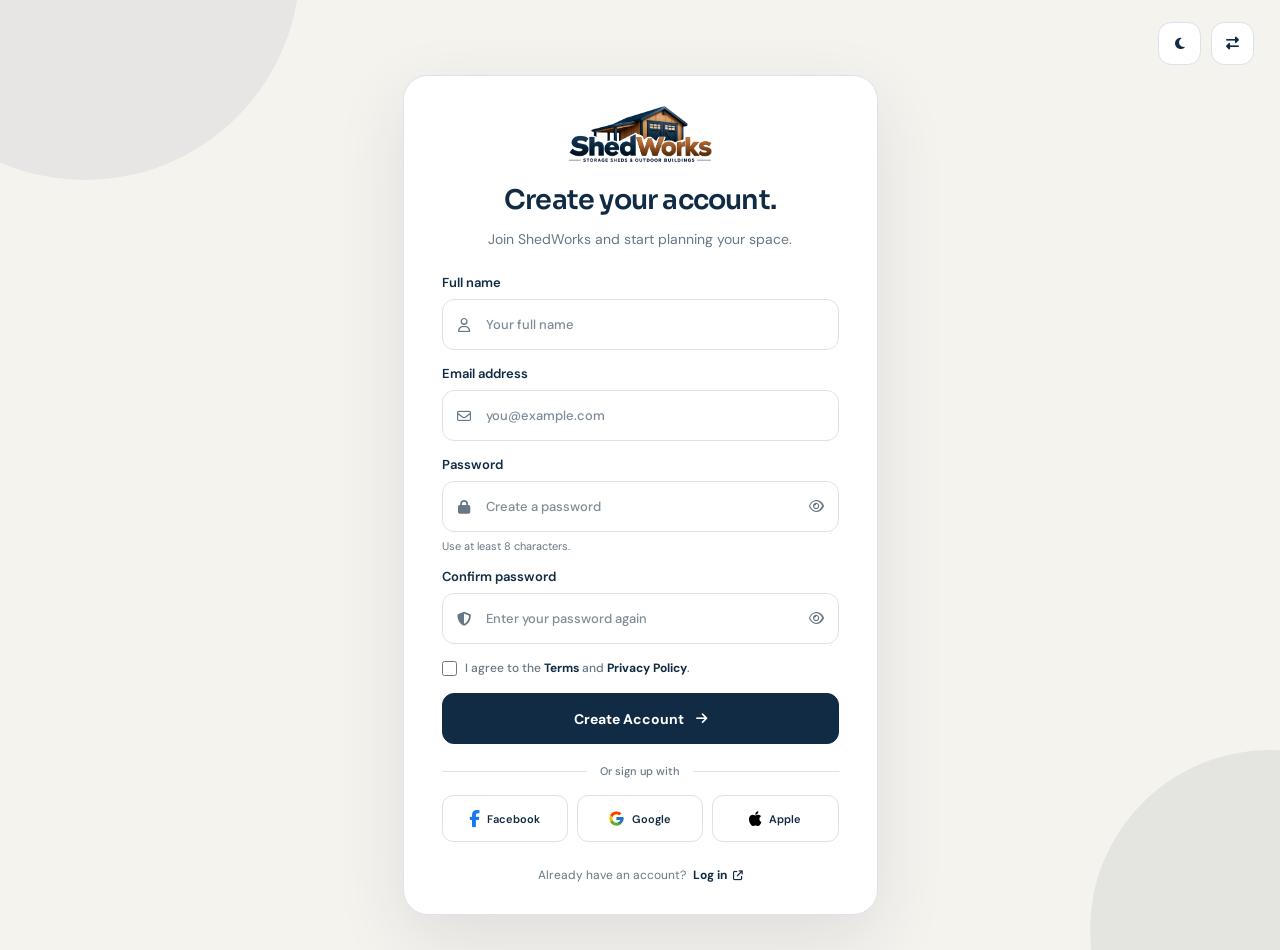
<file: register.html>
<!DOCTYPE html>
<html lang="en">

<head>
    <meta charset="UTF-8">
    <meta name="viewport" content="width=device-width, initial-scale=1.0">
    <script src="js/preferences.js"></script>

    <title>ShedWorks</title>

    <meta name="description"
        content="Explore durable storage sheds, garden sheds, garages, and customizable outdoor buildings with ShedWorks.">

    <!-- Google Fonts -->
    <link rel="preconnect" href="https://fonts.googleapis.com">
    <link rel="preconnect" href="https://fonts.gstatic.com" crossorigin>

    <!-- Website Favicon -->
    <link rel="icon" type="image/png" href="images/favicon.png">


    <link href="https://fonts.googleapis.com/css2?family=DM+Sans:wght@400;500&family=Sora:wght@400;500;600&display=swap"
        rel="stylesheet">

    <!-- Font Awesome -->
    <link rel="stylesheet" href="https://cdnjs.cloudflare.com/ajax/libs/font-awesome/6.7.2/css/all.min.css">

    <!-- Main CSS -->
    <link rel="stylesheet" href="css/auth.css">
</head>

<body>

    <main class="sw-auth-page sw-auth-register-page">
        <div class="sw-auth-tools" aria-label="Display settings">
            <button class="sw-auth-tool" id="sw-theme-toggle" type="button" aria-label="Toggle dark mode"
                title="Toggle dark mode">
                <i class="fa-solid fa-moon" id="sw-theme-icon"></i>
            </button>
            <button class="sw-auth-tool" id="sw-rtl-toggle" type="button" aria-label="Toggle right-to-left layout"
                title="Toggle RTL layout">
                <i class="fa-solid fa-right-left" id="sw-theme-icon"></i>
            </button>
        </div>

        <section class="sw-auth-card" aria-labelledby="sw-register-title">
            <a class="sw-auth-logo" href="index.html" aria-label="ShedWorks home">
                <img src="images/logo.png" alt="ShedWorks">
            </a>

            <div class="sw-auth-heading">
                <h1 id="sw-register-title">Create your account.</h1>
                <p>Join ShedWorks and start planning your space.</p>
            </div>

            <form class="sw-auth-form" id="sw-register-form">
                <div class="sw-auth-field">
                    <label for="sw-register-name">Full name</label>
                    <div class="sw-auth-input-wrap">
                        <i class="fa-regular fa-user sw-auth-input-icon" aria-hidden="true"></i>
                        <input id="sw-register-name" name="name" type="text" placeholder="Your full name"
                            autocomplete="name" required>
                    </div>
                </div>

                <div class="sw-auth-field">
                    <label for="sw-register-email">Email address</label>
                    <div class="sw-auth-input-wrap">
                        <i class="fa-regular fa-envelope sw-auth-input-icon" aria-hidden="true"></i>
                        <input id="sw-register-email" name="email" type="email" placeholder="you@example.com"
                            autocomplete="email" required>
                    </div>
                </div>

                <div class="sw-auth-field">
                    <label for="sw-register-password">Password</label>
                    <div class="sw-auth-input-wrap">
                        <i class="fa-solid fa-lock sw-auth-input-icon" aria-hidden="true"></i>
                        <input id="sw-register-password" name="password" type="password" placeholder="Create a password"
                            autocomplete="new-password" minlength="8" required>
                        <button class="sw-auth-eye" type="button" data-password-toggle="sw-register-password"
                            aria-label="Show password">
                            <i class="fa-regular fa-eye" aria-hidden="true"></i>
                        </button>
                    </div>
                    <small class="sw-auth-hint">Use at least 8 characters.</small>
                </div>

                <div class="sw-auth-field">
                    <label for="sw-register-confirm">Confirm password</label>
                    <div class="sw-auth-input-wrap">
                        <i class="fa-solid fa-shield-halved sw-auth-input-icon" aria-hidden="true"></i>
                        <input id="sw-register-confirm" name="confirmPassword" type="password"
                            placeholder="Enter your password again" autocomplete="new-password" minlength="8" required>
                        <button class="sw-auth-eye" type="button" data-password-toggle="sw-register-confirm"
                            aria-label="Show password">
                            <i class="fa-regular fa-eye" aria-hidden="true"></i>
                        </button>
                    </div>
                </div>

                <label class="sw-auth-remember sw-auth-terms-check">
                    <input type="checkbox" name="agree" required>
                    <span>I agree to the <a href="terms.html" class="sw-auth-text-link">Terms</a> and <a
                            href="privacy.html" class="sw-auth-text-link">Privacy Policy</a>.</span>
                </label>

                <button class="sw-auth-submit" type="submit">
                    <span>Create Account</span>
                    <i class="fa-solid fa-arrow-right" aria-hidden="true"></i>
                </button>

                <p class="sw-auth-feedback" id="sw-register-feedback" role="status" aria-live="polite"></p>
            </form>

            <div class="sw-auth-divider"><span>Or sign up with</span></div>

            <div class="sw-auth-socials">
                <button class="sw-auth-social sw-auth-facebook" type="button" data-social="Facebook">
                    <i class="fa-brands fa-facebook-f" aria-hidden="true"></i>
                    <span>Facebook</span>
                </button>

                <button class="sw-auth-social sw-auth-google" type="button" data-social="Google">
                    <img src="images/google-logo.svg" alt="" aria-hidden="true">
                    <span>Google</span>
                </button>

                <button class="sw-auth-social sw-auth-apple" type="button" data-social="Apple">
                    <i class="fa-brands fa-apple" aria-hidden="true"></i>
                    <span>Apple</span>
                </button>
            </div>

            <p class="sw-auth-switch">
                Already have an account?
                <a href="login.html">Log in <i class="fa-solid fa-arrow-up-right-from-square"
                        aria-hidden="true"></i></a>
            </p>

        </section>

    </main>

    <script src="js/auth.js"></script>

</body>

</html>
</file>
